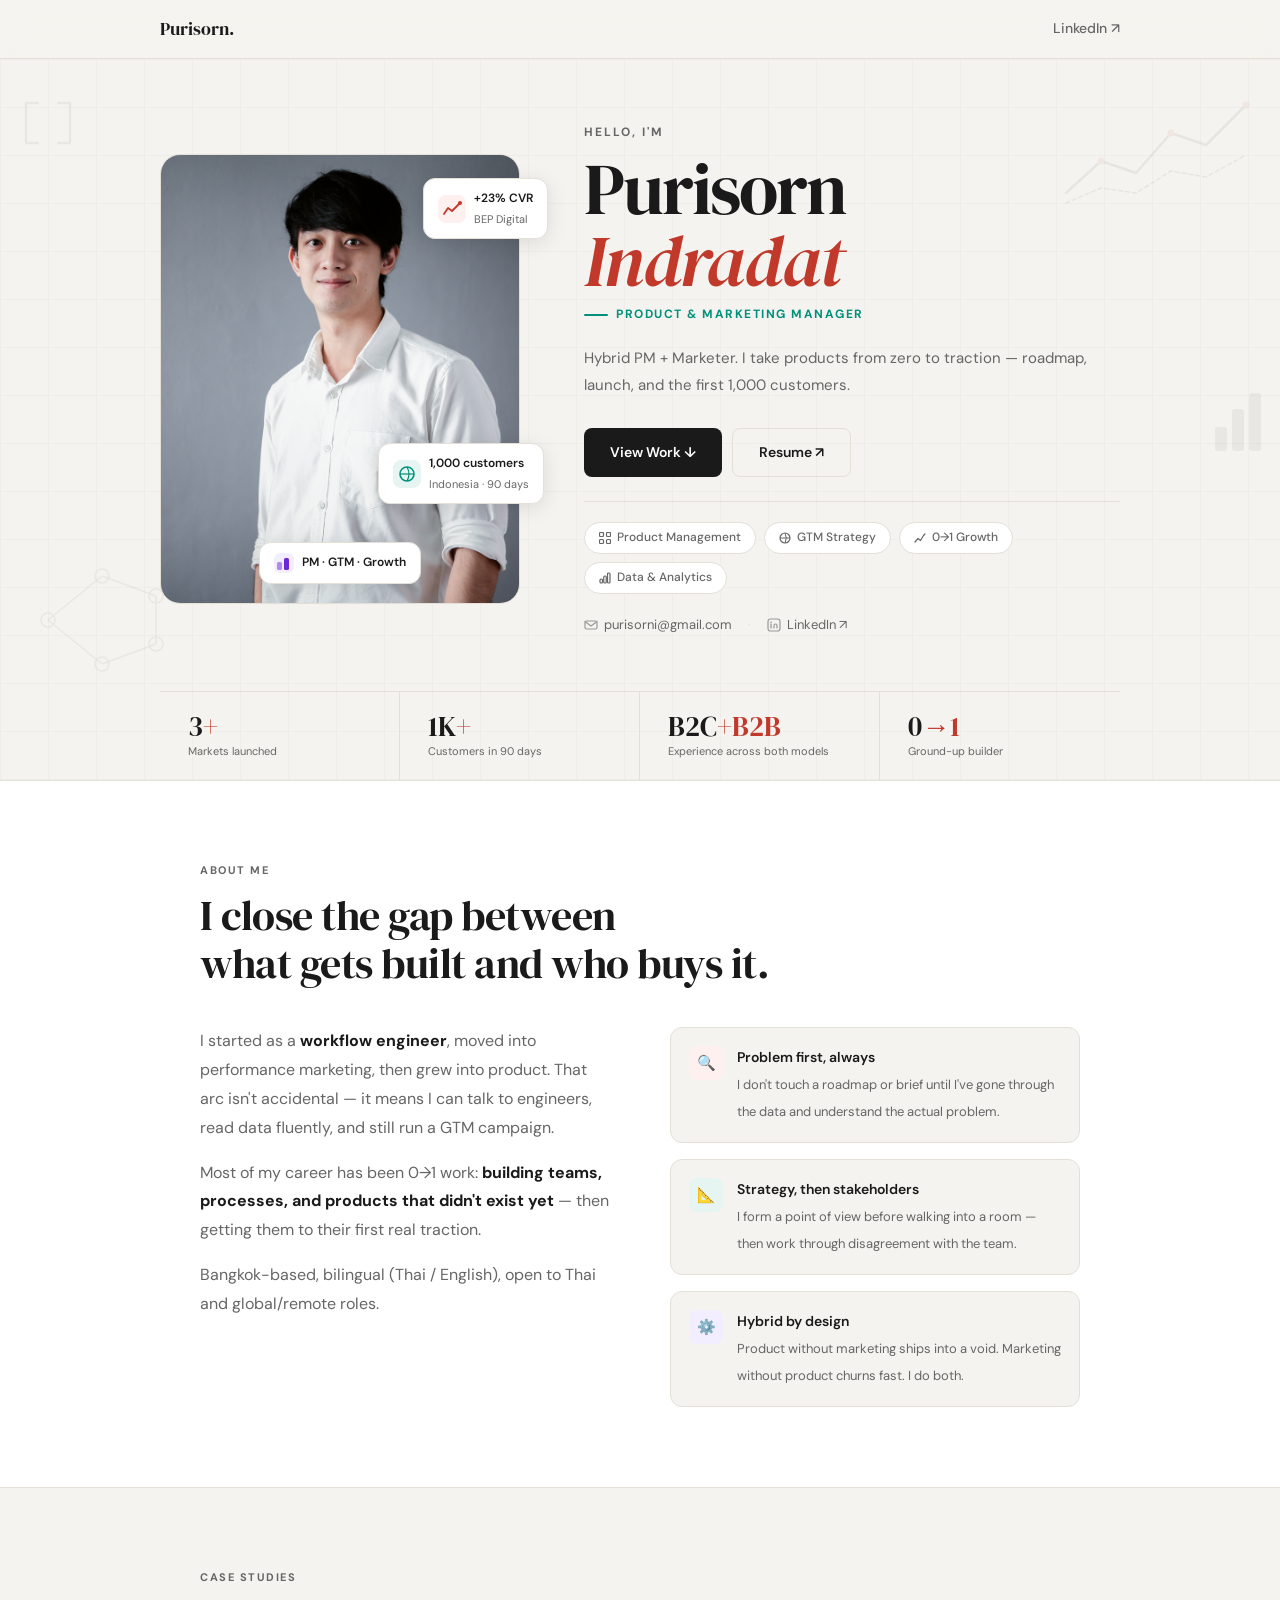
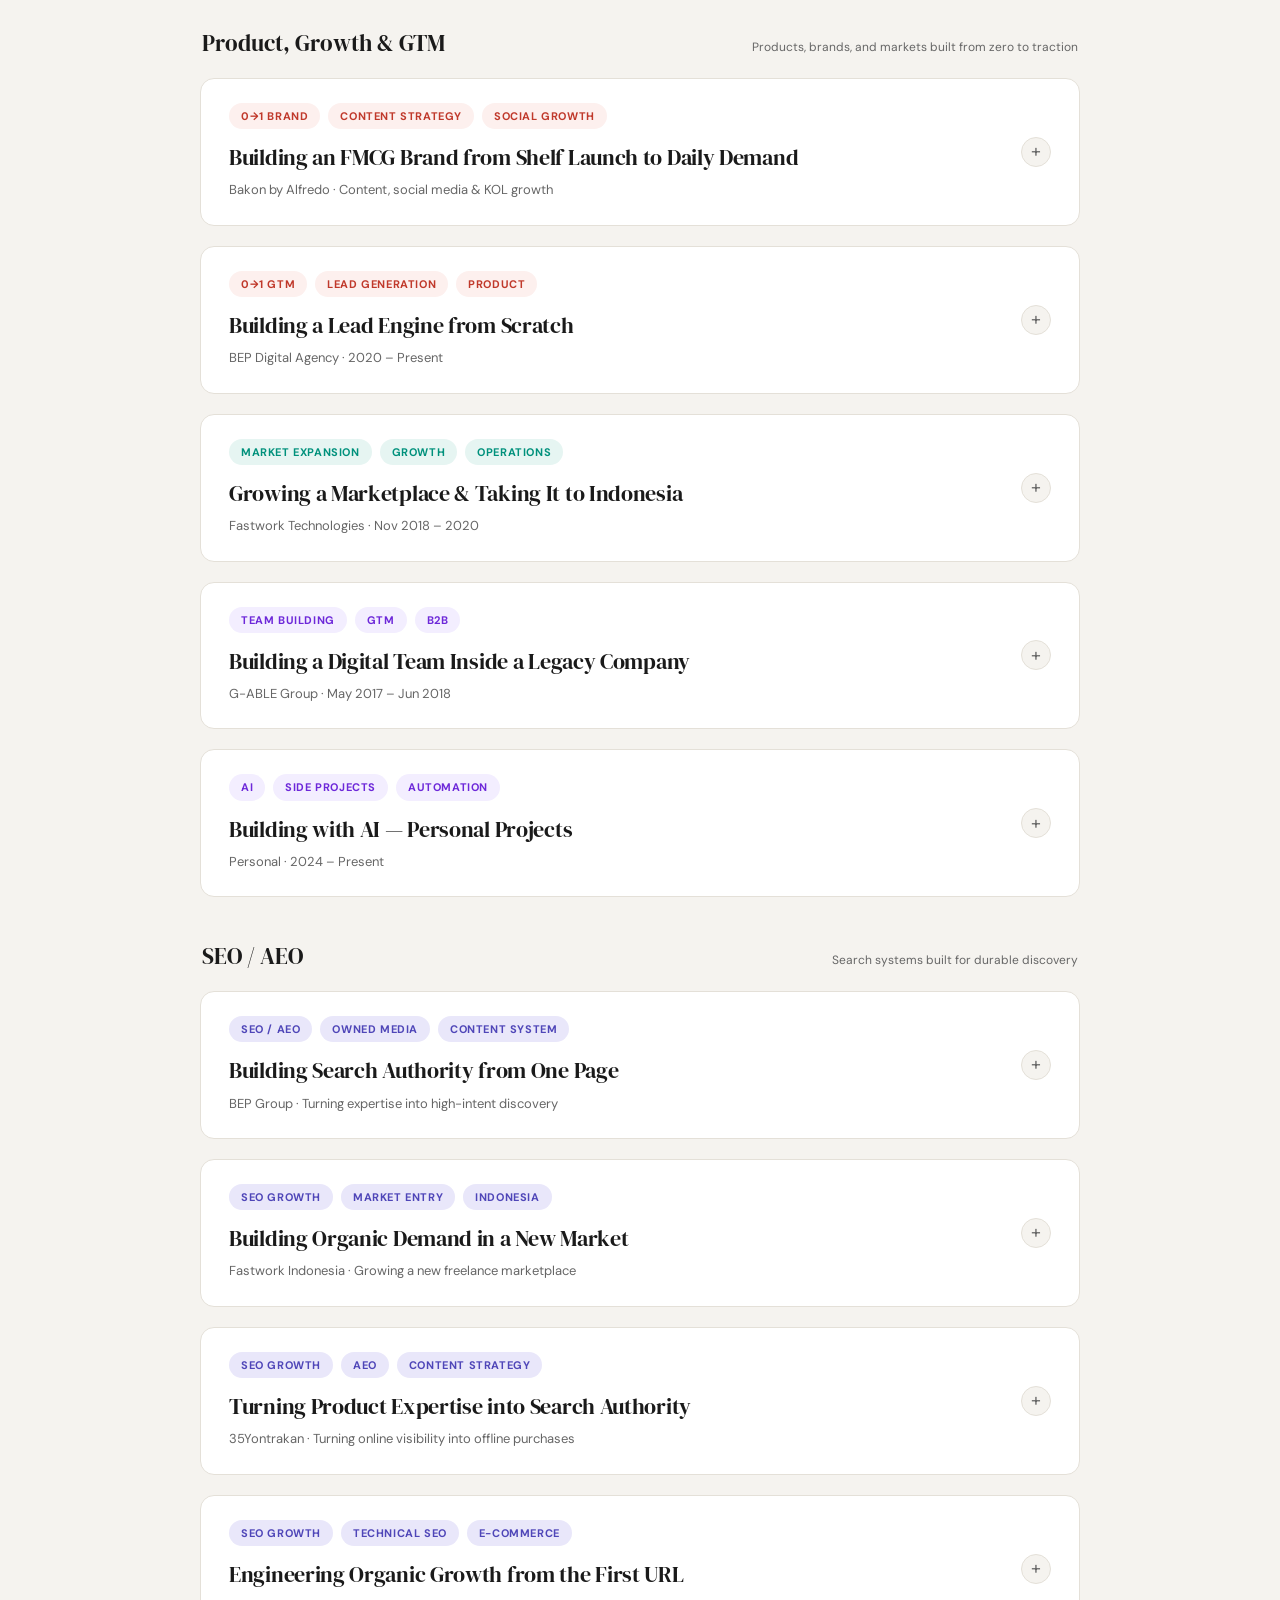
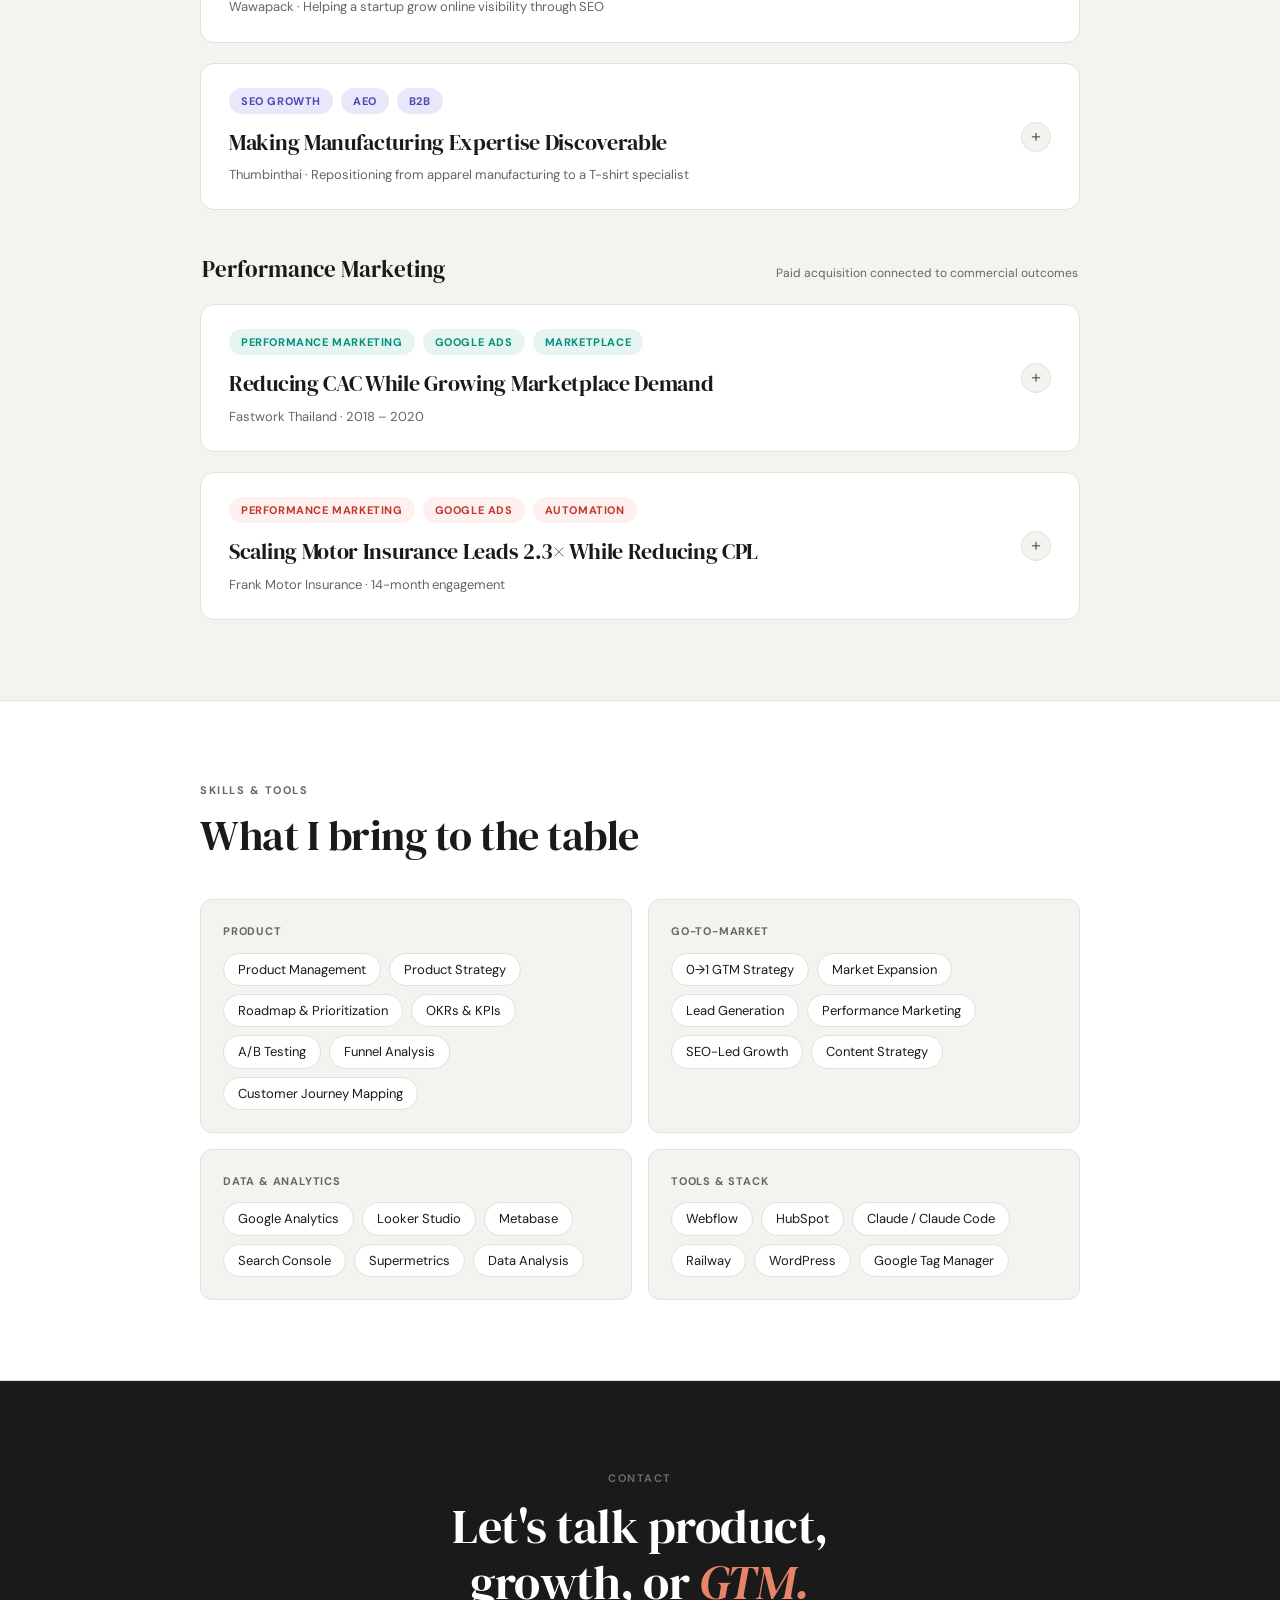
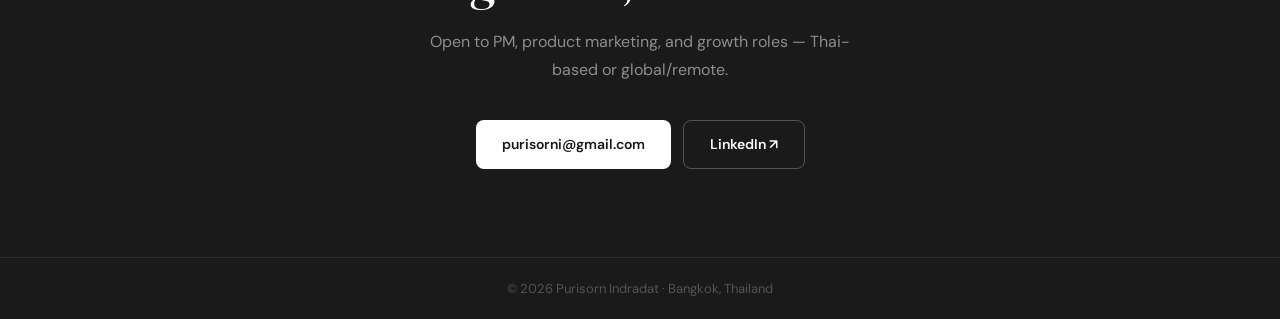
<file: index.html>
<!DOCTYPE html>
<html lang="en">
<head>
  <meta charset="UTF-8" />
  <meta name="viewport" content="width=device-width, initial-scale=1.0" />
  <title>Purisorn Indradat — Product × Marketing</title>
  <link rel="preconnect" href="https://fonts.googleapis.com">
  <link href="https://fonts.googleapis.com/css2?family=DM+Sans:ital,wght@0,300;0,400;0,500;0,600;0,700;1,400&family=DM+Serif+Display:ital@0;1&display=swap" rel="stylesheet">
  <style>
    *, *::before, *::after { box-sizing: border-box; margin: 0; padding: 0; }
    :root {
      --white: #ffffff;
      --bg: #f5f3ef;
      --ink: #1a1a1a;
      --ink-light: #666;
      --border: #e4e0d8;
      --coral: #c0392b;
      --coral-light: #fdf0ee;
      --teal: #00917c;
      --teal-light: #e6f5f2;
      --violet: #6d28d9;
      --violet-light: #f3eeff;
      --radius: 14px;
      --max: 960px;
    }
    html { scroll-behavior: smooth; }
    body { background: var(--bg); color: var(--ink); font-family: 'DM Sans', sans-serif; font-size: 16px; line-height: 1.65; }

    /* NAV */
    nav {
      position: sticky; top: 0; z-index: 100;
      background: rgba(245,243,239,0.92); backdrop-filter: blur(12px);
      border-bottom: 1px solid var(--border);
      padding: 0 40px;
    }
    nav .wrap { max-width: var(--max); margin: 0 auto; display: flex; align-items: center; justify-content: space-between; height: 58px; }
    .nav-logo { font-family: 'DM Serif Display', serif; font-size: 18px; color: var(--ink); text-decoration: none; }
    .nav-right { display: flex; align-items: center; gap: 20px; }
    .nav-link { color: var(--ink-light); text-decoration: none; font-size: 14px; font-weight: 500; transition: color 0.15s; }
    .nav-link:hover { color: var(--ink); }

    /* HERO */
    #hero { padding: 64px 40px 0; position: relative; overflow: hidden; }
    .hero-container { max-width: var(--max); margin: 0 auto; }
    .hero-bg-grid {
      position: absolute; inset: 0; pointer-events: none;
      background-image: linear-gradient(var(--border) 1px, transparent 1px), linear-gradient(90deg, var(--border) 1px, transparent 1px);
      background-size: 48px 48px; opacity: 0.3;
    }
    .hero-wrap {
      display: grid; grid-template-columns: 360px 1fr; gap: 64px; align-items: center;
      position: relative; z-index: 2;
    }
    @media(max-width:820px){ .hero-wrap { grid-template-columns: 1fr; } .hero-photo { display: none; } }

    /* photo col */
    .hero-photo { position: relative; }
    .photo-frame {
      width: 100%; aspect-ratio: 4/5; border-radius: 20px; overflow: hidden;
      background: var(--white); border: 1px solid var(--border);
    }
    .photo-frame img { width: 100%; height: 100%; object-fit: cover; display: block; }

    /* floating cards on photo */
    .photo-card {
      position: absolute;
      background: white; border: 1px solid var(--border); border-radius: 12px;
      padding: 10px 14px; box-shadow: 0 4px 20px rgba(0,0,0,0.10);
      font-size: 12px; font-weight: 600; color: var(--ink);
      display: flex; align-items: center; gap: 8px; white-space: nowrap;
    }
    .photo-card .card-sub { font-size: 11px; font-weight: 400; color: var(--ink-light); display: block; margin-top: 1px; }
    .pc-top  { top: 24px; right: -28px; }
    .pc-mid  { bottom: 100px; right: -24px; }
    .pc-bot  { bottom: 20px; left: 50%; transform: translateX(-50%); }

    /* text col */
    .hero-eyebrow { font-size: 12px; font-weight: 700; letter-spacing: 2px; text-transform: uppercase; color: var(--ink-light); margin-bottom: 10px; }
    h1 {
      font-family: 'DM Serif Display', serif;
      font-size: clamp(44px, 6vw, 72px);
      font-weight: 400; line-height: 1.0; letter-spacing: -2px; color: var(--ink); margin-bottom: 8px;
    }
    h1 em { font-style: italic; color: var(--coral); }
    .hero-role { font-size: 12px; font-weight: 700; letter-spacing: 1.5px; text-transform: uppercase; color: var(--teal); margin-bottom: 20px; display: flex; align-items: center; gap: 8px; }
    .hero-role::before { content: ''; display: block; width: 24px; height: 2px; background: var(--teal); border-radius: 2px; }
    .hero-sub { font-size: 15px; color: var(--ink-light); line-height: 1.85; margin-bottom: 28px; }
    .hero-actions { display: flex; gap: 10px; flex-wrap: wrap; margin-bottom: 24px; }
    .btn { display: inline-flex; align-items: center; gap: 8px; padding: 12px 26px; border-radius: 8px; font-size: 14px; font-weight: 600; text-decoration: none; transition: all 0.18s; }
    .btn-dark { background: var(--ink); color: white; }
    .btn-dark:hover { background: #333; }
    .btn-outline { background: transparent; color: var(--ink); border: 1.5px solid var(--border); }
    .btn-outline:hover { border-color: var(--ink); }
    .hero-divider { border: none; border-top: 1px solid var(--border); margin-bottom: 20px; }
    .skill-row { display: flex; gap: 8px; flex-wrap: wrap; margin-bottom: 20px; }
    .skill-tag {
      background: var(--white); border: 1px solid var(--border); border-radius: 99px;
      padding: 5px 14px; font-size: 12px; font-weight: 500; color: var(--ink-light);
      display: inline-flex; align-items: center; gap: 6px;
    }
    .hero-contacts { font-size: 13px; color: var(--ink-light); display: flex; gap: 16px; align-items: center; }
    .hero-contacts a { color: var(--ink-light); text-decoration: none; display: flex; align-items: center; gap: 6px; transition: color 0.15s; }
    .hero-contacts a:hover { color: var(--ink); }

    /* stat strip */
    .stat-strip {
      border-top: 1px solid var(--border); margin-top: 56px;
      display: grid; grid-template-columns: repeat(4,1fr);
      position: relative; z-index: 2; max-width: var(--max); margin-left: auto; margin-right: auto;
    }
    @media(max-width:640px){ .stat-strip { grid-template-columns: repeat(2,1fr); } }
    .stat-cell { padding: 20px 28px; border-right: 1px solid var(--border); }
    .stat-cell:last-child { border-right: none; }
    .stat-num { font-family: 'DM Serif Display', serif; font-size: 28px; color: var(--ink); line-height: 1; margin-bottom: 4px; }
    .stat-num span { color: var(--coral); }
    .stat-lbl { font-size: 11px; color: var(--ink-light); line-height: 1.4; }

    /* deco svgs */
    .hero-deco { position: absolute; inset: 0; pointer-events: none; overflow: hidden; z-index: 1; }

    /* SHARED */
    .wrap { max-width: var(--max); margin: 0 auto; padding: 0 40px; }
    section { padding: 80px 40px; }
    .section-label { font-size: 11px; font-weight: 700; letter-spacing: 1.5px; text-transform: uppercase; color: var(--ink-light); margin-bottom: 12px; }
    h2 { font-family: 'DM Serif Display', serif; font-size: clamp(28px, 4vw, 42px); font-weight: 400; letter-spacing: -0.5px; line-height: 1.15; }

    /* ABOUT */
    #about { background: var(--white); border-top: 1px solid var(--border); border-bottom: 1px solid var(--border); }
    .about-grid { display: grid; grid-template-columns: 1fr 1fr; gap: 60px; align-items: start; margin-top: 40px; }
    @media(max-width:640px){ .about-grid { grid-template-columns: 1fr; gap: 32px; } }
    .about-text p { color: var(--ink-light); margin-bottom: 16px; font-size: 16px; line-height: 1.8; }
    .about-text p strong { color: var(--ink); }
    .beliefs { display: flex; flex-direction: column; gap: 16px; }
    .belief { display: flex; gap: 14px; align-items: flex-start; padding: 18px; border-radius: 12px; background: var(--bg); border: 1px solid var(--border); }
    .belief-icon { width: 34px; height: 34px; border-radius: 8px; display: flex; align-items: center; justify-content: center; font-size: 15px; flex-shrink: 0; }
    .bi-coral { background: var(--coral-light); }
    .bi-teal  { background: var(--teal-light); }
    .bi-violet{ background: var(--violet-light); }
    .belief strong { display: block; font-size: 14px; font-weight: 600; color: var(--ink); margin-bottom: 2px; }
    .belief span { font-size: 13px; color: var(--ink-light); line-height: 1.6; }

    /* WORK */
    #work { background: var(--bg); border-bottom: 1px solid var(--border); }
    .cases { display: flex; flex-direction: column; gap: 20px; margin-top: 40px; }
    .case-track {
      display: flex; align-items: baseline; justify-content: space-between; gap: 20px;
      padding: 4px 2px 0; margin-top: 22px;
    }
    .group-product { order: 1; }
    .group-seo { order: 2; }
    .group-performance { order: 3; }
    .case-track.group-product { margin-top: 0; }
    .case-track h3 { font-family: 'DM Serif Display', serif; font-size: 23px; font-weight: 400; line-height: 1.2; }
    .case-track p { color: var(--ink-light); font-size: 12px; }

    .case-card {
      background: var(--white); border: 1px solid var(--border); border-radius: var(--radius);
      overflow: hidden; transition: box-shadow 0.2s, border-color 0.2s;
    }
    .case-card:hover { box-shadow: 0 4px 24px rgba(0,0,0,0.07); }
    .case-card.open { border-color: #ccc; }
    .case-head {
      padding: 24px 28px; cursor: pointer;
      display: flex; align-items: center; justify-content: space-between; gap: 16px;
      user-select: none;
    }
    .case-head-left { flex: 1; }
    .case-chips { display: flex; gap: 8px; flex-wrap: wrap; margin-bottom: 10px; }
    .chip { font-size: 11px; font-weight: 700; text-transform: uppercase; letter-spacing: 0.6px; padding: 4px 12px; border-radius: 99px; }
    .chip-coral  { background: var(--coral-light); color: var(--coral); }
    .chip-teal   { background: var(--teal-light); color: var(--teal); }
    .chip-violet { background: var(--violet-light); color: var(--violet); }
    .chip-search { background: #e9e7fa; color: #4f46b8; }
    .case-title { font-family: 'DM Serif Display', serif; font-size: 22px; font-weight: 400; letter-spacing: -0.3px; color: var(--ink); margin-bottom: 4px; }
    .case-company { font-size: 13px; color: var(--ink-light); }
    .case-toggle {
      width: 30px; height: 30px; border-radius: 99px; flex-shrink: 0;
      background: var(--bg); border: 1px solid var(--border);
      display: flex; align-items: center; justify-content: center;
      font-size: 18px; color: var(--ink-light); transition: transform 0.3s, background 0.2s;
    }
    .case-card.open .case-toggle { transform: rotate(45deg); background: var(--ink); color: white; border-color: var(--ink); }
    .case-body { display: none; padding: 0 28px 28px; }
    .case-card.open .case-body { display: block; }
    .case-divider { border: none; border-top: 1px solid var(--border); margin-bottom: 24px; }
    .case-meta-grid { display: grid; grid-template-columns: 1fr 1fr; gap: 24px; margin-bottom: 24px; padding-bottom: 24px; border-bottom: 1px solid var(--border); }
    @media(max-width:560px){ .case-meta-grid { grid-template-columns: 1fr; } }
    .case-meta-label { font-size: 10px; font-weight: 700; letter-spacing: 1px; text-transform: uppercase; color: var(--ink-light); margin-bottom: 8px; }
    .case-meta-text { font-size: 14px; color: var(--ink); line-height: 1.65; }
    .case-did { margin-bottom: 24px; }
    .case-did-label { font-size: 10px; font-weight: 700; letter-spacing: 1px; text-transform: uppercase; color: var(--ink-light); margin-bottom: 10px; }
    .case-did ul { list-style: none; display: flex; flex-direction: column; gap: 8px; }
    .case-did li { font-size: 14px; color: var(--ink); padding-left: 20px; position: relative; line-height: 1.6; }
    .case-did li::before { content: '—'; position: absolute; left: 0; color: var(--ink-light); font-size: 12px; }
    .case-outcome { padding: 16px 20px; border-radius: 10px; margin-bottom: 24px; }
    .case-outcome.coral  { background: var(--coral-light); }
    .case-outcome.teal   { background: var(--teal-light); }
    .case-outcome.violet { background: var(--violet-light); }
    .case-outcome-label { font-size: 10px; font-weight: 700; letter-spacing: 1px; text-transform: uppercase; color: var(--ink-light); margin-bottom: 6px; }
    .case-outcome-text { font-size: 15px; font-weight: 700; color: var(--ink); }
    .case-cta { display: inline-flex; align-items: center; gap: 8px; font-size: 14px; font-weight: 600; color: var(--ink); text-decoration: none; border-bottom: 1.5px solid var(--ink); padding-bottom: 2px; transition: color 0.15s, border-color 0.15s; }
    .case-cta:hover { color: var(--coral); border-color: var(--coral); }

    /* SKILLS */
    #skills { background: var(--white); border-bottom: 1px solid var(--border); }
    .skills-grid { display: grid; grid-template-columns: repeat(2,1fr); gap: 16px; margin-top: 40px; }
    @media(max-width:600px){ .skills-grid { grid-template-columns: 1fr; } }
    .skill-box { padding: 22px; border-radius: 12px; border: 1px solid var(--border); background: var(--bg); }
    .skill-box h4 { font-size: 11px; font-weight: 700; text-transform: uppercase; letter-spacing: 0.8px; color: var(--ink-light); margin-bottom: 12px; }
    .pills { display: flex; flex-wrap: wrap; gap: 8px; }
    .pill { background: white; border: 1px solid var(--border); border-radius: 99px; padding: 5px 14px; font-size: 13px; color: var(--ink); }
    @media(max-width:680px){
      .skills-grid { grid-template-columns: 1fr; gap: 12px; }
      .skill-box { padding: 16px 18px; }
      .pills { gap: 6px; }
      .pill { font-size: 12px; padding: 4px 12px; }
    }

    /* CONTACT */
    #contact { background: var(--ink); padding: 88px 40px; text-align: center; }
    #contact .wrap { max-width: 580px; }
    #contact .section-label { color: rgba(255,255,255,0.35); }
    #contact h2 { font-family: 'DM Serif Display', serif; color: white; font-size: clamp(28px,4vw,48px); margin-bottom: 18px; }
    #contact h2 em { color: #e8846a; font-style: italic; }
    #contact p { color: rgba(255,255,255,0.5); font-size: 16px; max-width: 440px; margin: 0 auto 36px; line-height: 1.75; }
    .contact-row { display: flex; gap: 12px; justify-content: center; flex-wrap: wrap; }
    .btn-white { background: white; color: var(--ink); }
    .btn-white:hover { background: #f0f0f0; }
    .btn-ghost-w { background: transparent; color: white; border: 1.5px solid rgba(255,255,255,0.25); }
    .btn-ghost-w:hover { border-color: white; }

    footer { background: var(--ink); border-top: 1px solid rgba(255,255,255,0.08); text-align: center; padding: 20px; font-size: 13px; color: rgba(255,255,255,0.25); }

    @media(max-width:480px) {
      nav { padding: 0 20px; }
      .nav-link { display: none; }
      #hero { padding: 48px 20px 0 !important; }
      section { padding: 56px 20px; }
      .wrap { padding: 0 20px; }
      #contact { padding: 64px 20px !important; }
      h1 { font-size: 38px; letter-spacing: -1.5px; }
      .hero-sub { font-size: 15px; }
      .stat-strip { grid-template-columns: repeat(2,1fr) !important; }
      .stat-cell { padding: 16px 20px; }
      .case-head { padding: 18px 20px; }
      .case-body { padding: 0 20px 24px; }
      .case-meta-grid { grid-template-columns: 1fr !important; }
      .case-track { align-items: flex-start; flex-direction: column; gap: 4px; margin-top: 16px; }
      .about-grid { grid-template-columns: 1fr !important; gap: 28px !important; }
      .hero-contacts { flex-direction: column; align-items: flex-start; gap: 8px; }
      .btn { padding: 11px 20px; font-size: 13px; }
      .skill-row { display: none; }
    }
  </style>
</head>
<body>

<nav>
  <div class="wrap" style="padding:0">
    <a href="/" class="nav-logo">Purisorn.</a>
    <div class="nav-right">
      <a href="https://www.linkedin.com/in/purisorn-indradat/" target="_blank" class="nav-link">LinkedIn ↗</a>
    </div>
  </div>
</nav>

<!-- HERO -->
<section id="hero">
  <div class="hero-bg-grid"></div>

  <!-- decorative SVGs -->
  <div class="hero-deco">
    <!-- top-right: rising line chart -->
    <svg style="position:absolute;top:24px;right:24px;opacity:0.06" width="200" height="130" viewBox="0 0 200 130" fill="none">
      <polyline points="10,110 45,78 80,90 115,50 150,62 190,22" stroke="#1a1a1a" stroke-width="2.5" stroke-linecap="round" stroke-linejoin="round"/>
      <polyline points="10,120 45,105 80,110 115,88 150,94 190,72" stroke="#1a1a1a" stroke-width="1.5" stroke-dasharray="4 3" stroke-linecap="round" stroke-linejoin="round"/>
      <circle cx="45" cy="78" r="3.5" fill="#c0392b"/>
      <circle cx="115" cy="50" r="3.5" fill="#c0392b"/>
      <circle cx="190" cy="22" r="3.5" fill="#c0392b"/>
    </svg>
    <!-- bottom-left: node graph -->
    <svg style="position:absolute;bottom:80px;left:12px;opacity:0.05" width="180" height="160" viewBox="0 0 180 160" fill="none">
      <line x1="36" y1="80" x2="90" y2="36" stroke="#1a1a1a" stroke-width="1.5"/>
      <line x1="36" y1="80" x2="90" y2="124" stroke="#1a1a1a" stroke-width="1.5"/>
      <line x1="90" y1="36" x2="144" y2="56" stroke="#1a1a1a" stroke-width="1.5"/>
      <line x1="90" y1="124" x2="144" y2="104" stroke="#1a1a1a" stroke-width="1.5"/>
      <line x1="144" y1="56" x2="144" y2="104" stroke="#1a1a1a" stroke-width="1.5"/>
      <circle cx="36" cy="80" r="7" fill="none" stroke="#1a1a1a" stroke-width="1.5"/>
      <circle cx="90" cy="36" r="7" fill="none" stroke="#1a1a1a" stroke-width="1.5"/>
      <circle cx="90" cy="124" r="7" fill="none" stroke="#1a1a1a" stroke-width="1.5"/>
      <circle cx="144" cy="56" r="7" fill="none" stroke="#1a1a1a" stroke-width="1.5"/>
      <circle cx="144" cy="104" r="7" fill="none" stroke="#1a1a1a" stroke-width="1.5"/>
    </svg>
    <!-- code brackets top-left -->
    <svg style="position:absolute;top:36px;left:20px;opacity:0.05" width="56" height="56" viewBox="0 0 56 56" fill="none">
      <path d="M18 8 L6 8 L6 48 L18 48" stroke="#1a1a1a" stroke-width="2.5" stroke-linecap="round" stroke-linejoin="round"/>
      <path d="M38 8 L50 8 L50 48 L38 48" stroke="#1a1a1a" stroke-width="2.5" stroke-linecap="round" stroke-linejoin="round"/>
    </svg>
    <!-- bar chart mid-right -->
    <svg style="position:absolute;top:45%;right:16px;opacity:0.05" width="52" height="72" viewBox="0 0 52 72" fill="none">
      <rect x="3" y="44" width="12" height="24" rx="3" fill="#1a1a1a"/>
      <rect x="20" y="26" width="12" height="42" rx="3" fill="#1a1a1a"/>
      <rect x="37" y="10" width="12" height="58" rx="3" fill="#1a1a1a"/>
    </svg>
  </div>

  <div class="hero-container">
  <div class="hero-wrap">

    <!-- PHOTO -->
    <div class="hero-photo">
      <div class="photo-frame">
        <img src="images/Purisorn profile.jpg" alt="Purisorn Indradat">
      </div>

      <!-- floating card: CVR -->
      <div class="photo-card pc-top">
        <svg width="28" height="28" viewBox="0 0 28 28" fill="none">
          <rect width="28" height="28" rx="8" fill="#fdf0ee"/>
          <polyline points="6,19 10,13 14,16 22,8" stroke="#c0392b" stroke-width="1.8" stroke-linecap="round" stroke-linejoin="round"/>
          <circle cx="22" cy="8" r="2" fill="#c0392b"/>
        </svg>
        <div>+23% CVR<span class="card-sub">BEP Digital</span></div>
      </div>

      <!-- floating card: Indonesia -->
      <div class="photo-card pc-mid">
        <svg width="28" height="28" viewBox="0 0 28 28" fill="none">
          <rect width="28" height="28" rx="8" fill="#e6f5f2"/>
          <circle cx="14" cy="14" r="7" stroke="#00917c" stroke-width="1.6" fill="none"/>
          <path d="M14 7 Q18 14 14 21" stroke="#00917c" stroke-width="1.2" fill="none"/>
          <line x1="7" y1="14" x2="21" y2="14" stroke="#00917c" stroke-width="1.2"/>
        </svg>
        <div>1,000 customers<span class="card-sub">Indonesia · 90 days</span></div>
      </div>

      <!-- bottom pill -->
      <div class="photo-card pc-bot">
        <svg width="20" height="20" viewBox="0 0 20 20" fill="none">
          <rect width="20" height="20" rx="6" fill="#f3eeff"/>
          <rect x="3" y="9" width="5" height="8" rx="1.5" fill="#6d28d9" opacity="0.5"/>
          <rect x="10" y="5" width="5" height="12" rx="1.5" fill="#6d28d9"/>
        </svg>
        PM · GTM · Growth
      </div>
    </div>

    <!-- TEXT -->
    <div class="hero-left">
      <div class="hero-eyebrow">Hello, I'm</div>
      <h1>Purisorn<br><em>Indradat</em></h1>
      <div class="hero-role">Product & Marketing Manager</div>
      <p class="hero-sub">Hybrid PM + Marketer. I take products from zero to traction — roadmap, launch, and the first 1,000 customers.</p>

      <div class="hero-actions">
        <a href="#work" class="btn btn-dark">View Work ↓</a>
        <a href="resume.pdf" target="_blank" class="btn btn-outline">Resume ↗</a>
      </div>

      <hr class="hero-divider">

      <div class="skill-row">
        <span class="skill-tag">
          <svg width="12" height="12" viewBox="0 0 12 12" fill="none"><rect x="0.5" y="0.5" width="4" height="4" rx="1" stroke="currentColor" stroke-width="1.2"/><rect x="7.5" y="0.5" width="4" height="4" rx="1" stroke="currentColor" stroke-width="1.2"/><rect x="0.5" y="7.5" width="4" height="4" rx="1" stroke="currentColor" stroke-width="1.2"/><rect x="7.5" y="7.5" width="4" height="4" rx="1" stroke="currentColor" stroke-width="1.2"/></svg>
          Product Management
        </span>
        <span class="skill-tag">
          <svg width="12" height="12" viewBox="0 0 12 12" fill="none"><circle cx="6" cy="6" r="5" stroke="currentColor" stroke-width="1.2"/><path d="M6 1 Q8.5 6 6 11" stroke="currentColor" stroke-width="1" fill="none"/><line x1="1" y1="6" x2="11" y2="6" stroke="currentColor" stroke-width="1"/></svg>
          GTM Strategy
        </span>
        <span class="skill-tag">
          <svg width="12" height="12" viewBox="0 0 12 12" fill="none"><polyline points="1,10 4,6.5 6.5,8.5 9.5,3.5 11,2" stroke="currentColor" stroke-width="1.2" stroke-linecap="round" stroke-linejoin="round"/></svg>
          0→1 Growth
        </span>
        <span class="skill-tag">
          <svg width="12" height="12" viewBox="0 0 12 12" fill="none"><rect x="1" y="7" width="2.5" height="4" rx="1" stroke="currentColor" stroke-width="1.2"/><rect x="4.75" y="4" width="2.5" height="7" rx="1" stroke="currentColor" stroke-width="1.2"/><rect x="8.5" y="1" width="2.5" height="10" rx="1" stroke="currentColor" stroke-width="1.2"/></svg>
          Data & Analytics
        </span>
      </div>

      <div class="hero-contacts">
        <a href="mailto:purisorni@gmail.com">
          <svg width="14" height="14" viewBox="0 0 14 14" fill="none"><rect x="1" y="3" width="12" height="8" rx="1.5" stroke="#999" stroke-width="1.2"/><polyline points="1,3.5 7,8 13,3.5" stroke="#999" stroke-width="1.2" stroke-linecap="round"/></svg>
          purisorni@gmail.com
        </a>
        <span style="color:var(--border)">·</span>
        <a href="https://www.linkedin.com/in/purisorn-indradat/" target="_blank">
          <svg width="14" height="14" viewBox="0 0 14 14" fill="none"><rect x="1" y="1" width="12" height="12" rx="2.5" stroke="#999" stroke-width="1.2"/><line x1="4" y1="6" x2="4" y2="10" stroke="#999" stroke-width="1.3" stroke-linecap="round"/><circle cx="4" cy="4.2" r="0.8" fill="#999"/><path d="M7 10 V7.5 C7 6.5 7.8 6 8.8 6 C9.8 6 10 6.7 10 7.5 V10" stroke="#999" stroke-width="1.2" stroke-linecap="round"/></svg>
          LinkedIn ↗
        </a>
      </div>
    </div>

  </div>
  </div><!-- /hero-container -->

  <!-- STAT STRIP -->
  <div class="stat-strip">
    <div class="stat-cell">
      <div class="stat-num">3<span>+</span></div>
      <div class="stat-lbl">Markets launched</div>
    </div>
    <div class="stat-cell">
      <div class="stat-num">1K<span>+</span></div>
      <div class="stat-lbl">Customers in 90 days</div>
    </div>
    <div class="stat-cell">
      <div class="stat-num">B2C<span>+B2B</span></div>
      <div class="stat-lbl">Experience across both models</div>
    </div>
    <div class="stat-cell">
      <div class="stat-num">0<span>→1</span></div>
      <div class="stat-lbl">Ground-up builder</div>
    </div>
  </div>
</section>

<!-- ABOUT -->
<section id="about">
  <div class="wrap">
    <div class="section-label">About me</div>
    <h2>I close the gap between<br>what gets built and who buys it.</h2>
    <div class="about-grid">
      <div class="about-text">
        <p>I started as a <strong>workflow engineer</strong>, moved into performance marketing, then grew into product. That arc isn't accidental — it means I can talk to engineers, read data fluently, and still run a GTM campaign.</p>
        <p>Most of my career has been 0→1 work: <strong>building teams, processes, and products that didn't exist yet</strong> — then getting them to their first real traction.</p>
        <p>Bangkok-based, bilingual (Thai / English), open to Thai and global/remote roles.</p>
      </div>
      <div class="beliefs">
        <div class="belief">
          <div class="belief-icon bi-coral">🔍</div>
          <div>
            <strong>Problem first, always</strong>
            <span>I don't touch a roadmap or brief until I've gone through the data and understand the actual problem.</span>
          </div>
        </div>
        <div class="belief">
          <div class="belief-icon bi-teal">📐</div>
          <div>
            <strong>Strategy, then stakeholders</strong>
            <span>I form a point of view before walking into a room — then work through disagreement with the team.</span>
          </div>
        </div>
        <div class="belief">
          <div class="belief-icon bi-violet">⚙️</div>
          <div>
            <strong>Hybrid by design</strong>
            <span>Product without marketing ships into a void. Marketing without product churns fast. I do both.</span>
          </div>
        </div>
      </div>
    </div>
  </div>
</section>

<!-- WORK -->
<section id="work">
  <div class="wrap">
    <div class="section-label">Case Studies</div>

    <div class="cases">

      <div class="case-track group-performance">
        <h3>Performance Marketing</h3>
        <p>Paid acquisition connected to commercial outcomes</p>
      </div>

      <!-- FASTWORK PERFORMANCE MARKETING -->
      <div class="case-card group-performance" id="cc0">
        <div class="case-head" onclick="toggleCase('cc0')">
          <div class="case-head-left">
            <div class="case-chips">
              <span class="chip chip-teal">Performance Marketing</span>
              <span class="chip chip-teal">Google Ads</span>
              <span class="chip chip-teal">Marketplace</span>
            </div>
            <div class="case-title">Reducing CAC While Growing Marketplace Demand</div>
            <div class="case-company">Fastwork Thailand · 2018 – 2020</div>
          </div>
          <div class="case-toggle">+</div>
        </div>
        <div class="case-body">
          <hr class="case-divider">
          <div class="case-meta-grid">
            <div>
              <div class="case-meta-label">Context</div>
              <div class="case-meta-text">As Fastwork expanded across 40–50 service categories, one broad Google Ads structure could not show which categories were creating value.</div>
            </div>
            <div>
              <div class="case-meta-label">My Role</div>
              <div class="case-meta-text">Owned approximately ฿1M per month in demand-side acquisition for new users, inquiries, and payments, with responsibility for improving CAC and category-level cost-to-GMV performance.</div>
            </div>
          </div>
          <div class="case-did">
            <div class="case-did-label">What I Did</div>
            <ul>
              <li>Restructured one broad ad group into focused category and intent groups</li>
              <li>Used selective SKAGs for high-converting keywords to improve relevance and bidding control</li>
              <li>Implemented conversion tracking and extensive Google Analytics analysis</li>
              <li>Introduced category-level CAC and cost-to-GMV reporting</li>
            </ul>
          </div>
          <div class="case-outcome teal">
            <div class="case-outcome-label">Outcome</div>
            <div class="case-outcome-text">CAC reduced from approximately ฿1,200 to ฿900 · +15% inquiries · +20% GMV.</div>
          </div>
          <a href="fastwork-performance.html" class="case-cta">Read Performance Marketing Case →</a>
        </div>
      </div>

      <!-- FRANK PERFORMANCE MARKETING -->
      <div class="case-card group-performance" id="cc5">
        <div class="case-head" onclick="toggleCase('cc5')">
          <div class="case-head-left">
            <div class="case-chips">
              <span class="chip chip-coral">Performance Marketing</span>
              <span class="chip chip-coral">Google Ads</span>
              <span class="chip chip-coral">Automation</span>
            </div>
            <div class="case-title">Scaling Motor Insurance Leads 2.3× While Reducing CPL</div>
            <div class="case-company">Frank Motor Insurance · 14-month engagement</div>
          </div>
          <div class="case-toggle">+</div>
        </div>
        <div class="case-body">
          <hr class="case-divider">
          <div class="case-meta-grid">
            <div>
              <div class="case-meta-label">Context</div>
              <div class="case-meta-text">The account needed to scale from ฿500K to ฿1M per month while growing motor-insurance leads faster than media spend.</div>
            </div>
            <div>
              <div class="case-meta-label">My Role</div>
              <div class="case-meta-text">Owned Google Ads optimization across search relevance, landing-page experience, conversion measurement, and automated bid adjustments.</div>
            </div>
          </div>
          <div class="case-did">
            <div class="case-did-label">What I Did</div>
            <ul>
              <li>Improved high-converting keyword relevance using Quality Score diagnostics</li>
              <li>Partnered with product and website teams to optimize landing pages</li>
              <li>Implemented conversion tracking and extensive Google Analytics analysis</li>
              <li>Automated device and schedule bid adjustments with Google Sheets and Ads Scripts</li>
            </ul>
          </div>
          <div class="case-outcome coral">
            <div class="case-outcome-label">Outcome</div>
            <div class="case-outcome-text">Leads increased from 3,000 to 7,000 · 2.3× lead growth · estimated CPL reduced by 14%.</div>
          </div>
          <a href="frank-performance.html" class="case-cta">Read Performance Marketing Case →</a>
        </div>
      </div>

      <div class="case-track group-seo">
        <h3>SEO / AEO</h3>
        <p>Search systems built for durable discovery</p>
      </div>

      <!-- BEP GROUP SEO / AEO -->
      <div class="case-card group-seo" id="cc11">
        <div class="case-head" onclick="toggleCase('cc11')">
          <div class="case-head-left">
            <div class="case-chips">
              <span class="chip chip-search">SEO / AEO</span>
              <span class="chip chip-search">Owned Media</span>
              <span class="chip chip-search">Content System</span>
            </div>
            <div class="case-title">Building Search Authority from One Page</div>
            <div class="case-company">BEP Group · Turning expertise into high-intent discovery</div>
          </div>
          <div class="case-toggle">+</div>
        </div>
        <div class="case-body">
          <hr class="case-divider">
          <div class="case-meta-grid">
            <div><div class="case-meta-label">Context</div><div class="case-meta-text">BEP began with limited brand recognition, a single-page website, and no paid acquisition budget to compete with established agencies.</div></div>
            <div><div class="case-meta-label">My Role</div><div class="case-meta-text">Owned the website roadmap, SEO/AEO architecture, content system, organic measurement, and the connection between informational content and commercial demand.</div></div>
          </div>
          <div class="case-did"><div class="case-did-label">What I Did</div><ul><li>Scaled the site from one page to 200+ glossary, blog, service, work, and tool pages</li><li>Mapped content across learn, evaluate, and buy search intent</li><li>Connected internal linking and PR coverage to the owned content system</li><li>Built direct-answer content structures for both search and answer-engine visibility</li></ul></div>
          <div class="case-outcome violet"><div class="case-outcome-label">Outcome</div><div class="case-outcome-text">33.3K clicks · 4.86M impressions over 17 months · two priority queries at #1 · three commercial and service queries at #2.</div></div>
          <a href="bep-seo-aeo.html" class="case-cta">Read SEO / AEO Case →</a>
        </div>
      </div>

      <!-- FASTWORK INDONESIA SEO -->
      <div class="case-card group-seo" id="cc6">
        <div class="case-head" onclick="toggleCase('cc6')">
          <div class="case-head-left">
            <div class="case-chips">
              <span class="chip chip-search">SEO Growth</span>
              <span class="chip chip-search">Market Entry</span>
              <span class="chip chip-search">Indonesia</span>
            </div>
            <div class="case-title">Building Organic Demand in a New Market</div>
            <div class="case-company">Fastwork Indonesia · Growing a new freelance marketplace</div>
          </div>
          <div class="case-toggle">+</div>
        </div>
        <div class="case-body">
          <hr class="case-divider">
          <div class="case-meta-grid">
            <div><div class="case-meta-label">Context</div><div class="case-meta-text">Fastwork entered Indonesia against established freelance platforms while paid search remained expensive and highly competitive.</div></div>
            <div><div class="case-meta-label">My Role</div><div class="case-meta-text">Owned SEO strategy, keywords, content roadmap, Google Ads, reporting, and quality control from Thailand while directing the Indonesian team's local execution.</div></div>
          </div>
          <div class="case-did"><div class="case-did-label">What I Did</div><ul><li>Created the keyword and content roadmap based on the Thai growth model</li><li>Managed Google Ads to bring buyers and sellers into the new marketplace immediately</li><li>Directed local authority-building and reviewed relevance, DR, and link quality</li><li>Led weekly reporting with Indonesian marketing and Thai development teams</li></ul></div>
          <div class="case-outcome violet"><div class="case-outcome-label">Outcome</div><div class="case-outcome-text">Organic traffic grew from 0 to 284,812 monthly visits in two years, sustaining peaks above 300K.</div></div>
          <a href="fastwork-id-seo.html" class="case-cta">Read SEO / AEO Case →</a>
        </div>
      </div>

      <!-- 35YONTRAKAN SEO / AEO -->
      <div class="case-card group-seo" id="cc7">
        <div class="case-head" onclick="toggleCase('cc7')">
          <div class="case-head-left"><div class="case-chips"><span class="chip chip-search">SEO Growth</span><span class="chip chip-search">AEO</span><span class="chip chip-search">Content Strategy</span></div><div class="case-title">Turning Product Expertise into Search Authority</div><div class="case-company">35Yontrakan · Turning online visibility into offline purchases</div></div><div class="case-toggle">+</div>
        </div>
        <div class="case-body"><hr class="case-divider"><div class="case-meta-grid"><div><div class="case-meta-label">Context</div><div class="case-meta-text">A motorcycle-parts distributor began with no search visibility while large marketplaces dominated commercial discovery.</div></div><div><div class="case-meta-label">My Role</div><div class="case-meta-text">Built the Webflow site and independently owned its architecture, analytics, technical SEO, content operation, and quarterly optimization.</div></div></div><div class="case-did"><div class="case-did-label">What I Did</div><ul><li>Built the site, CMS structure, domain setup, tracking, and verification</li><li>Owned keyword strategy, briefs, writing, editing, and link building</li><li>Expanded horizontally into rider questions, licence guidance, and laws</li><li>Used winning pages and internal links to grow related topics</li></ul></div><div class="case-outcome violet"><div class="case-outcome-label">Outcome</div><div class="case-outcome-text">492K clicks · 22.6M impressions · average position 6.8 · 531 AI citations · client-confirmed offline purchases.</div></div><a href="35yontrakan-seo.html" class="case-cta">Read SEO / AEO Case →</a></div>
      </div>

      <!-- WAWAPACK SEO -->
      <div class="case-card group-seo" id="cc8">
        <div class="case-head" onclick="toggleCase('cc8')"><div class="case-head-left"><div class="case-chips"><span class="chip chip-search">SEO Growth</span><span class="chip chip-search">Technical SEO</span><span class="chip chip-search">E-commerce</span></div><div class="case-title">Engineering Organic Growth from the First URL</div><div class="case-company">Wawapack · Helping a startup grow online visibility through SEO</div></div><div class="case-toggle">+</div></div>
        <div class="case-body"><hr class="case-divider"><div class="case-meta-grid"><div><div class="case-meta-label">Context</div><div class="case-meta-text">A packaging startup entered a crowded, price-sensitive market with many product types and competitors already using paid acquisition.</div></div><div><div class="case-meta-label">My Role</div><div class="case-meta-text">Helped build the site and owned its SEO architecture, developer requirements, technical implementation, keyword mapping, and content operation.</div></div></div><div class="case-did"><div class="case-did-label">What I Did</div><ul><li>Specified CMS controls so SEO changes no longer depended on developers</li><li>Built the taxonomy, sitemap, URLs, schema, and on-page system</li><li>Mapped Thai keywords to product and category pages</li><li>Wrote content directly and managed additional writers</li></ul></div><div class="case-outcome violet"><div class="case-outcome-label">Outcome</div><div class="case-outcome-text">Organic traffic grew from roughly 3K to nearly 9K monthly visits, with multiple #1 product and category rankings and strong lead generation.</div></div><a href="wawapack-seo.html" class="case-cta">Read SEO / AEO Case →</a></div>
      </div>

      <!-- THUMBINTHAI SEO / AEO -->
      <div class="case-card group-seo" id="cc9">
        <div class="case-head" onclick="toggleCase('cc9')"><div class="case-head-left"><div class="case-chips"><span class="chip chip-search">SEO Growth</span><span class="chip chip-search">AEO</span><span class="chip chip-search">B2B</span></div><div class="case-title">Making Manufacturing Expertise Discoverable</div><div class="case-company">Thumbinthai · Repositioning from apparel manufacturing to a T-shirt specialist</div></div><div class="case-toggle">+</div></div>
        <div class="case-body"><hr class="case-divider"><div class="case-meta-grid"><div><div class="case-meta-label">Context</div><div class="case-meta-text">A Bangkok apparel manufacturer needed to translate complex production expertise into clear search journeys for local and international buyers.</div></div><div><div class="case-meta-label">My Role</div><div class="case-meta-text">Built the Webflow site and owned its expansion from one page to a 100-page, multi-market SEO and AEO ecosystem.</div></div></div><div class="case-did"><div class="case-did-label">What I Did</div><ul><li>Built the information architecture, landing pages, and conversion paths</li><li>Separated Thai and international search strategies across sites</li><li>Targeted layered OEM queries and optimized image search</li><li>Shifted AEO content toward real cases, brand solutions, and credible points of view</li></ul></div><div class="case-outcome violet"><div class="case-outcome-label">Outcome</div><div class="case-outcome-text">68.5K clicks · 3.34M impressions · average position 8.7 · 322 AI citations.</div></div><a href="thumbinthai-seo.html" class="case-cta">Read SEO / AEO Case →</a></div>
      </div>

      <div class="case-track group-product">
        <h3>Product, Growth &amp; GTM</h3>
        <p>Products, brands, and markets built from zero to traction</p>
      </div>

      <!-- BAKON BY ALFREDO -->
      <div class="case-card group-product" id="cc10">
        <div class="case-head" onclick="toggleCase('cc10')">
          <div class="case-head-left">
            <div class="case-chips">
              <span class="chip chip-coral">0→1 Brand</span>
              <span class="chip chip-coral">Content Strategy</span>
              <span class="chip chip-coral">Social Growth</span>
            </div>
            <div class="case-title">Building an FMCG Brand from Shelf Launch to Daily Demand</div>
            <div class="case-company">Bakon by Alfredo · Content, social media &amp; KOL growth</div>
          </div>
          <div class="case-toggle">+</div>
        </div>
        <div class="case-body">
          <hr class="case-divider">
          <div class="case-meta-grid">
            <div>
              <div class="case-meta-label">Context</div>
              <div class="case-meta-text">A new FMCG brand entered 7-Eleven Thailand and needed a recognizable presence beyond the shelf to build awareness, consideration, and purchase.</div>
            </div>
            <div>
              <div class="case-meta-label">My Role</div>
              <div class="case-meta-text">Worked with one partner as the brand's lean content and growth team—covering creative production, channel management, paid social, and KOL activation.</div>
            </div>
          </div>
          <div class="case-did">
            <div class="case-did-label">What I Did</div>
            <ul>
              <li>Built an always-on content system using still images and short-form video</li>
              <li>Managed brand activity and paid distribution across Meta and TikTok</li>
              <li>Coordinated KOL content to expand awareness and social proof</li>
              <li>Used audience response, media signals, and client feedback to guide each content cycle</li>
            </ul>
          </div>
          <div class="case-outcome coral">
            <div class="case-outcome-label">Client-reported outcome</div>
            <div class="case-outcome-text">Daily sales grew from approximately 100 to more than 5,000 units across several products as retail availability, content, media, and creator activity scaled together.</div>
          </div>
          <a href="bakon-brand-growth.html" class="case-cta">Read Case Study →</a>
        </div>
      </div>

      <!-- BEP -->
      <div class="case-card group-product" id="cc1">
        <div class="case-head" onclick="toggleCase('cc1')">
          <div class="case-head-left">
            <div class="case-chips">
              <span class="chip chip-coral">0→1 GTM</span>
              <span class="chip chip-coral">Lead Generation</span>
              <span class="chip chip-coral">Product</span>
            </div>
            <div class="case-title">Building a Lead Engine from Scratch</div>
            <div class="case-company">BEP Digital Agency · 2020 – Present</div>
          </div>
          <div class="case-toggle">+</div>
        </div>
        <div class="case-body">
          <hr class="case-divider">
          <div class="case-meta-grid">
            <div>
              <div class="case-meta-label">Context</div>
              <div class="case-meta-text">New company with zero brand recognition. Service scope was too narrow to win bigger clients and leads coming in didn't match what operations could deliver.</div>
            </div>
            <div>
              <div class="case-meta-label">My Role</div>
              <div class="case-meta-text">First product & marketing hire. Built the entire operation — from sales process and lead nurture to product roadmap and organic growth strategy.</div>
            </div>
          </div>
          <div class="case-did">
            <div class="case-did-label">What I Did</div>
            <ul>
              <li>Defined ICP, rewrote service messaging to attract better-fit leads</li>
              <li>Built strategic partnerships to expand scope and unlock larger clients</li>
              <li>Scaled site from 1 to 200+ pages through structured SEO and content strategy</li>
              <li>Set up full sales pipeline — zero budget, all organic</li>
              <li>Continuously developed product and business strategy, identifying opportunities for product-market fit through customer feedback, A/B testing, and OKR-aligned releases</li>
              <li>Deployed AI automation pipelines, saving 15+ hours per week in production time</li>
            </ul>
          </div>
          <div class="case-outcome coral">
            <div class="case-outcome-label">Outcome</div>
            <div class="case-outcome-text">23% increase in conversion rate · 2× marketing performance · 30% reduction in content production time — all without paid acquisition budget.</div>
          </div>
          <a href="bep.html" class="case-cta">Read Case Study →</a>
        </div>
      </div>

      <!-- FASTWORK -->
      <div class="case-card group-product" id="cc2">
        <div class="case-head" onclick="toggleCase('cc2')">
          <div class="case-head-left">
            <div class="case-chips">
              <span class="chip chip-teal">Market Expansion</span>
              <span class="chip chip-teal">Growth</span>
              <span class="chip chip-teal">Operations</span>
            </div>
            <div class="case-title">Growing a Marketplace & Taking It to Indonesia</div>
            <div class="case-company">Fastwork Technologies · Nov 2018 – 2020</div>
          </div>
          <div class="case-toggle">+</div>
        </div>
        <div class="case-body">
          <hr class="case-divider">
          <div class="case-meta-grid">
            <div>
              <div class="case-meta-label">Context</div>
              <div class="case-meta-text">Regional SaaS marketplace needed to improve conversion and launch in Indonesia — simultaneously with a lean team and no existing playbook.</div>
            </div>
            <div>
              <div class="case-meta-label">My Role</div>
              <div class="case-meta-text">Marketing manager for Thailand growth and pioneer team member for Indonesia expansion — responsible for GTM strategy, funnel optimization, and getting to first 1,000 customers in 90 days.</div>
            </div>
          </div>
          <div class="case-did">
            <div class="case-did-label">What I Did</div>
            <ul>
              <li>Mapped full inquiry-to-payment funnel across TH + ID markets; fixed key drop-offs</li>
              <li>Designed KYC workaround using CS team to maintain trust while tech was being built</li>
              <li>Designed offline acquisition strategy for Indonesia and led execution through the local team</li>
              <li>Launched first-time buyer campaign that drove the first paying customer cohort</li>
              <li>Built unified data layer connecting marketing data to product DB</li>
            </ul>
          </div>
          <div class="case-outcome teal">
            <div class="case-outcome-label">Outcome</div>
            <div class="case-outcome-text">1,000+ customers acquired in 90 days in Indonesia · +20% qualified leads · −25% cost per lead · +10% conversion rate in Thailand.</div>
          </div>
          <a href="fastwork.html" class="case-cta">Read Case Study →</a>
        </div>
      </div>

      <!-- G-ABLE -->
      <div class="case-card group-product" id="cc3">
        <div class="case-head" onclick="toggleCase('cc3')">
          <div class="case-head-left">
            <div class="case-chips">
              <span class="chip chip-violet">Team Building</span>
              <span class="chip chip-violet">GTM</span>
              <span class="chip chip-violet">B2B</span>
            </div>
            <div class="case-title">Building a Digital Team Inside a Legacy Company</div>
            <div class="case-company">G-ABLE Group · May 2017 – Jun 2018</div>
          </div>
          <div class="case-toggle">+</div>
        </div>
        <div class="case-body">
          <hr class="case-divider">
          <div class="case-meta-grid">
            <div>
              <div class="case-meta-label">Context</div>
              <div class="case-meta-text">20+ year system integrator with no digital marketing function. Leadership didn't understand what digital could do for a B2B business and pushed back on every tech decision.</div>
            </div>
            <div>
              <div class="case-meta-label">My Role</div>
              <div class="case-meta-text">Digital Marketing Manager — built the team from scratch, rebuilt the website positioning, and ran GTM campaigns that closed new enterprise clients.</div>
            </div>
          </div>
          <div class="case-did">
            <div class="case-did-label">What I Did</div>
            <ul>
              <li>Built the digital marketing team from scratch — roles, SLAs, performance standards</li>
              <li>Pushed through CMS migration against internal resistance</li>
              <li>Rebuilt website positioning for B2B buyers</li>
              <li>Defined playbooks across SEM, SEO, GDN, Facebook, and email</li>
              <li>Led cross-functional GTM campaigns that closed new enterprise business</li>
            </ul>
          </div>
          <a href="gable.html" class="case-cta">Read Case Study →</a>
        </div>
      </div>

      <!-- AI PROJECTS -->
      <div class="case-card group-product" id="cc4">
        <div class="case-head" onclick="toggleCase('cc4')">
          <div class="case-head-left">
            <div class="case-chips">
              <span class="chip chip-violet">AI</span>
              <span class="chip chip-violet">Side Projects</span>
              <span class="chip chip-violet">Automation</span>
            </div>
            <div class="case-title">Building with AI — Personal Projects</div>
            <div class="case-company">Personal · 2024 – Present</div>
          </div>
          <div class="case-toggle">+</div>
        </div>
        <div class="case-body">
          <hr class="case-divider">
          <div class="case-meta-grid">
            <div>
              <div class="case-meta-label">Why I built these</div>
              <div class="case-meta-text">I use AI as part of how I work — not just to prompt, but to actually build things. These are two personal projects I built from scratch to solve real problems in my daily life.</div>
            </div>
            <div>
              <div class="case-meta-label">What this shows</div>
              <div class="case-meta-text">That I can build with AI, work with APIs, deploy to production, and continuously adopt new technology — not just talk about it.</div>
            </div>
          </div>
          <div class="case-did">
            <div class="case-did-label">Investment Portfolio Tracker</div>
            <ul>
              <li>Built a personal investment dashboard that pulls live market data via yfinance and a news API</li>
              <li>Displays portfolio performance and relevant news in one view</li>
              <li>Built with Python, hosted on Railway, with a custom frontend</li>
            </ul>
          </div>
          <div class="case-did" style="margin-top:20px">
            <div class="case-did-label">Expense Tracker via Line</div>
            <ul>
              <li>Built a personal expense tracker that logs transactions through Line chat using a webhook</li>
              <li>Supports custom categories, transaction naming, and inline /help shortcut guide</li>
              <li>Built with Python + PostgreSQL, hosted on Railway</li>
            </ul>
          </div>
          <a href="aiprojects.html" class="case-cta">See Architecture →</a>
        </div>
      </div>

    </div>
  </div>
</section>

<!-- SKILLS -->
<section id="skills">
  <div class="wrap">
    <div class="section-label">Skills & Tools</div>
    <h2>What I bring to the table</h2>
    <div class="skills-grid">
      <div class="skill-box">
        <h4>Product</h4>
        <div class="pills">
          <span class="pill">Product Management</span>
          <span class="pill">Product Strategy</span>
          <span class="pill">Roadmap & Prioritization</span>
          <span class="pill">OKRs & KPIs</span>
          <span class="pill">A/B Testing</span>
          <span class="pill">Funnel Analysis</span>
          <span class="pill">Customer Journey Mapping</span>
        </div>
      </div>
      <div class="skill-box">
        <h4>Go-to-Market</h4>
        <div class="pills">
          <span class="pill">0→1 GTM Strategy</span>
          <span class="pill">Market Expansion</span>
          <span class="pill">Lead Generation</span>
          <span class="pill">Performance Marketing</span>
          <span class="pill">SEO-Led Growth</span>
          <span class="pill">Content Strategy</span>
        </div>
      </div>
      <div class="skill-box">
        <h4>Data & Analytics</h4>
        <div class="pills">
          <span class="pill">Google Analytics</span>
          <span class="pill">Looker Studio</span>
          <span class="pill">Metabase</span>
          <span class="pill">Search Console</span>
          <span class="pill">Supermetrics</span>
          <span class="pill">Data Analysis</span>
        </div>
      </div>
      <div class="skill-box">
        <h4>Tools & Stack</h4>
        <div class="pills">
          <span class="pill">Webflow</span>
          <span class="pill">HubSpot</span>
          <span class="pill">Claude / Claude Code</span>
          <span class="pill">Railway</span>
          <span class="pill">WordPress</span>
          <span class="pill">Google Tag Manager</span>
        </div>
      </div>
    </div>
  </div>
</section>

<!-- CONTACT -->
<section id="contact">
  <div class="wrap">
    <div class="section-label">Contact</div>
    <h2>Let's talk product,<br>growth, or <em>GTM.</em></h2>
    <p>Open to PM, product marketing, and growth roles — Thai-based or global/remote.</p>
    <div class="contact-row">
      <a href="mailto:purisorni@gmail.com" class="btn btn-white">purisorni@gmail.com</a>
      <a href="https://www.linkedin.com/in/purisorn-indradat/" target="_blank" class="btn btn-ghost-w">LinkedIn ↗</a>
    </div>
  </div>
</section>

<footer>© 2026 Purisorn Indradat · Bangkok, Thailand</footer>

<script>
  const caseContainer = document.querySelector('.cases');
  ['group-product', 'group-seo', 'group-performance'].forEach(group => {
    caseContainer.querySelectorAll(`.${group}`).forEach(item => caseContainer.appendChild(item));
  });

  function toggleCase(id) {
    document.getElementById(id).classList.toggle('open');
  }
</script>
</body>
</html>
</file>
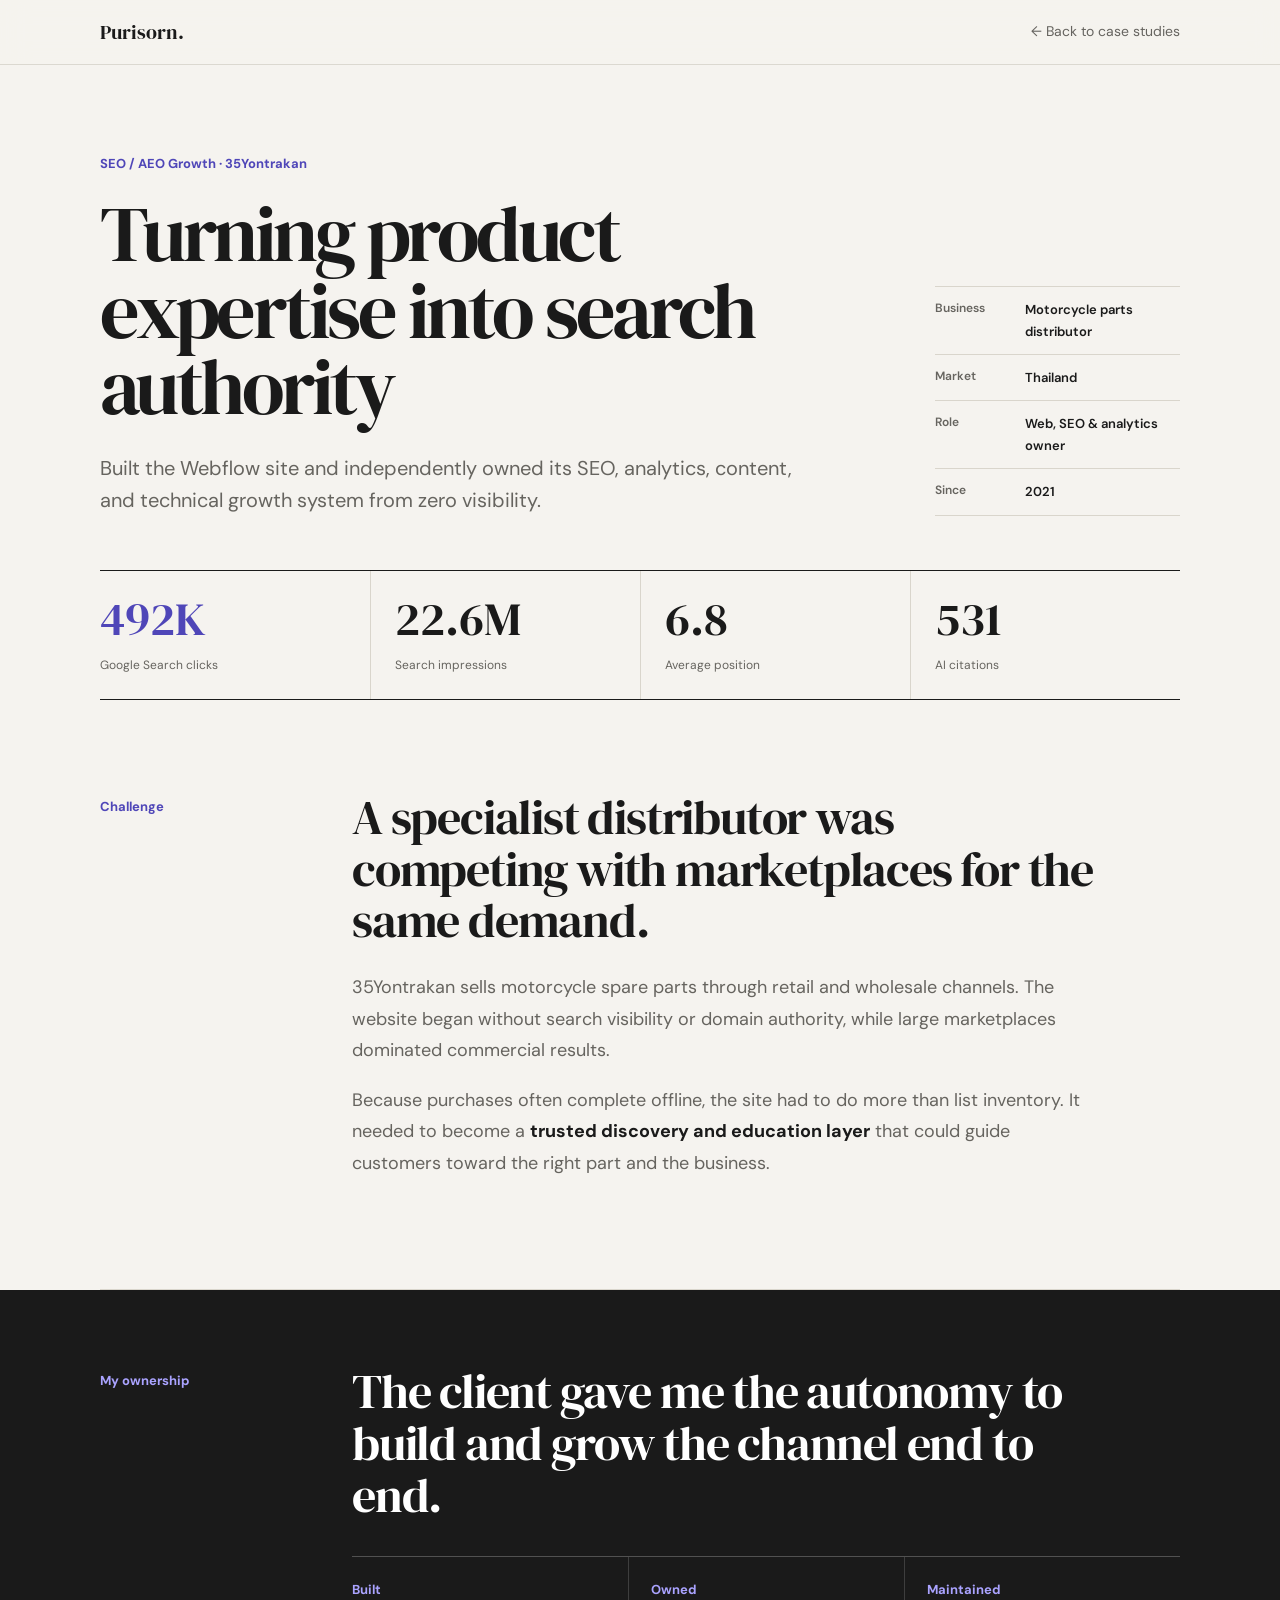
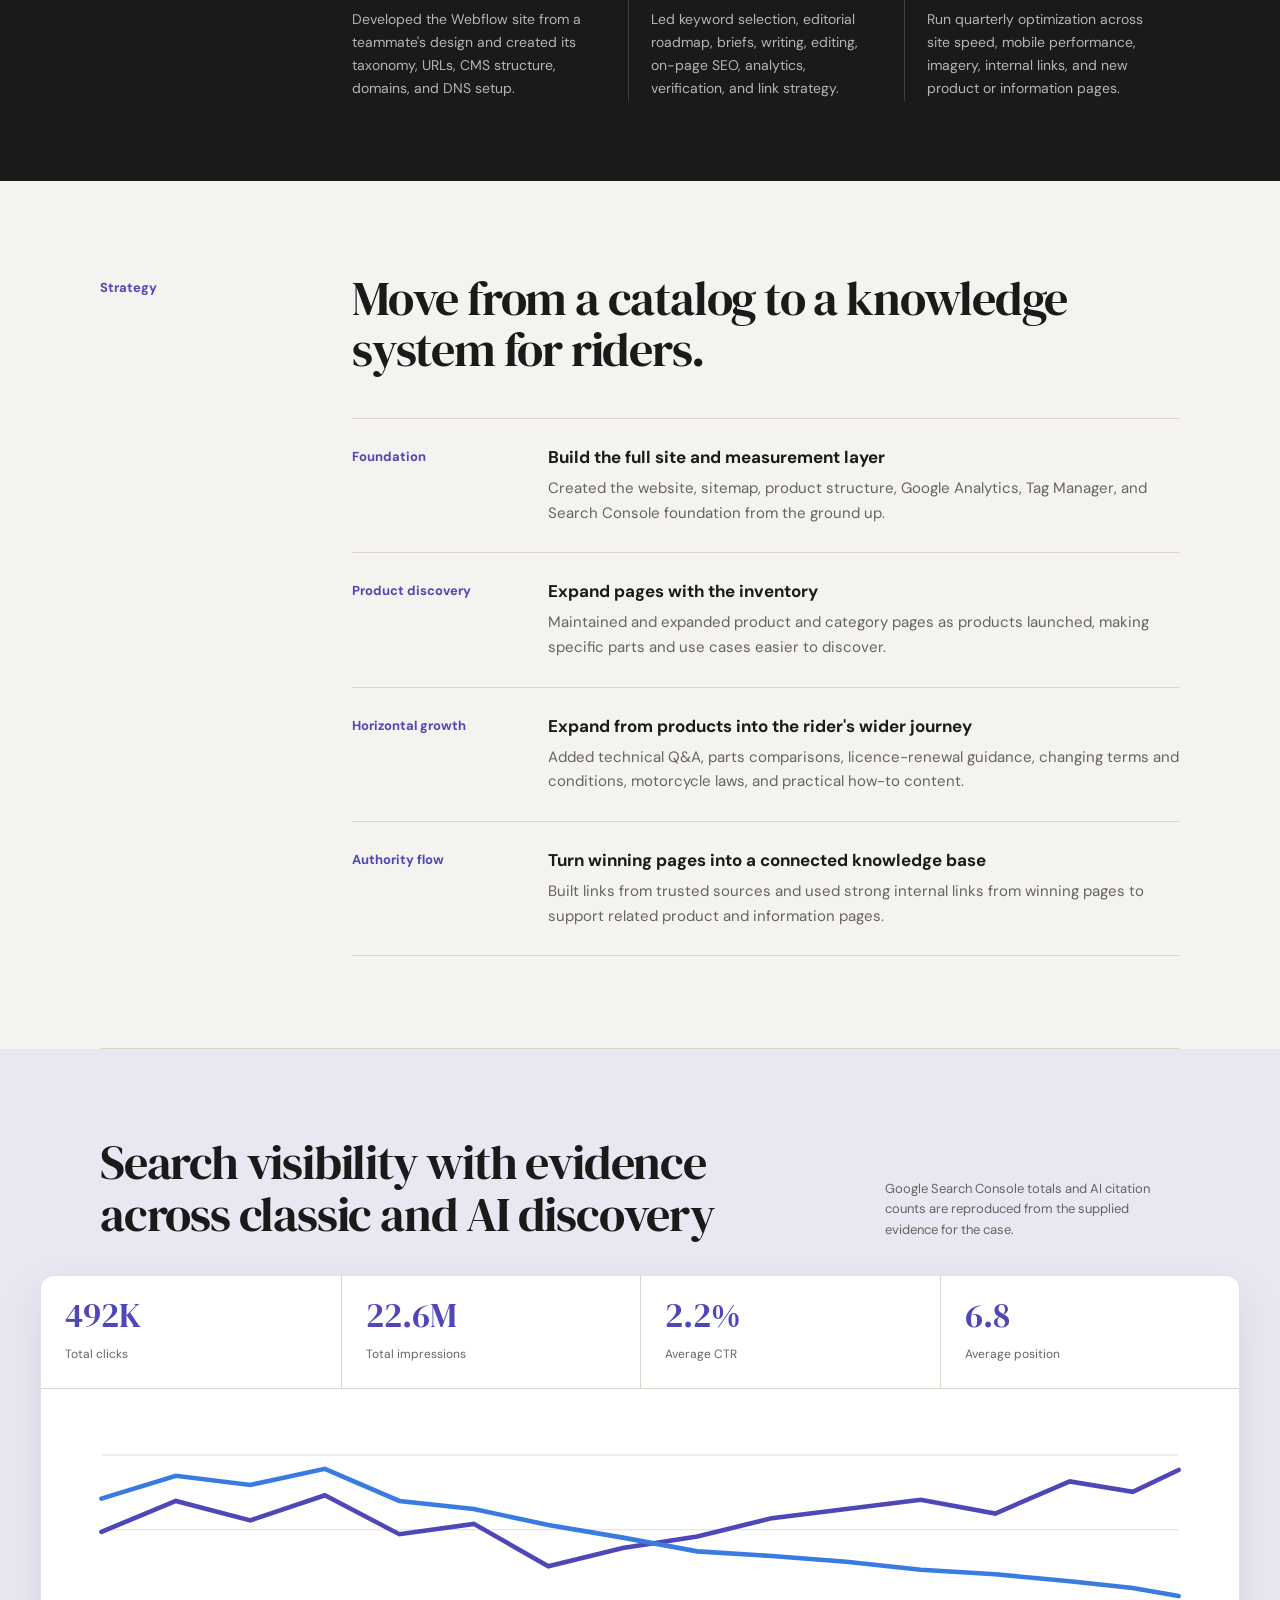
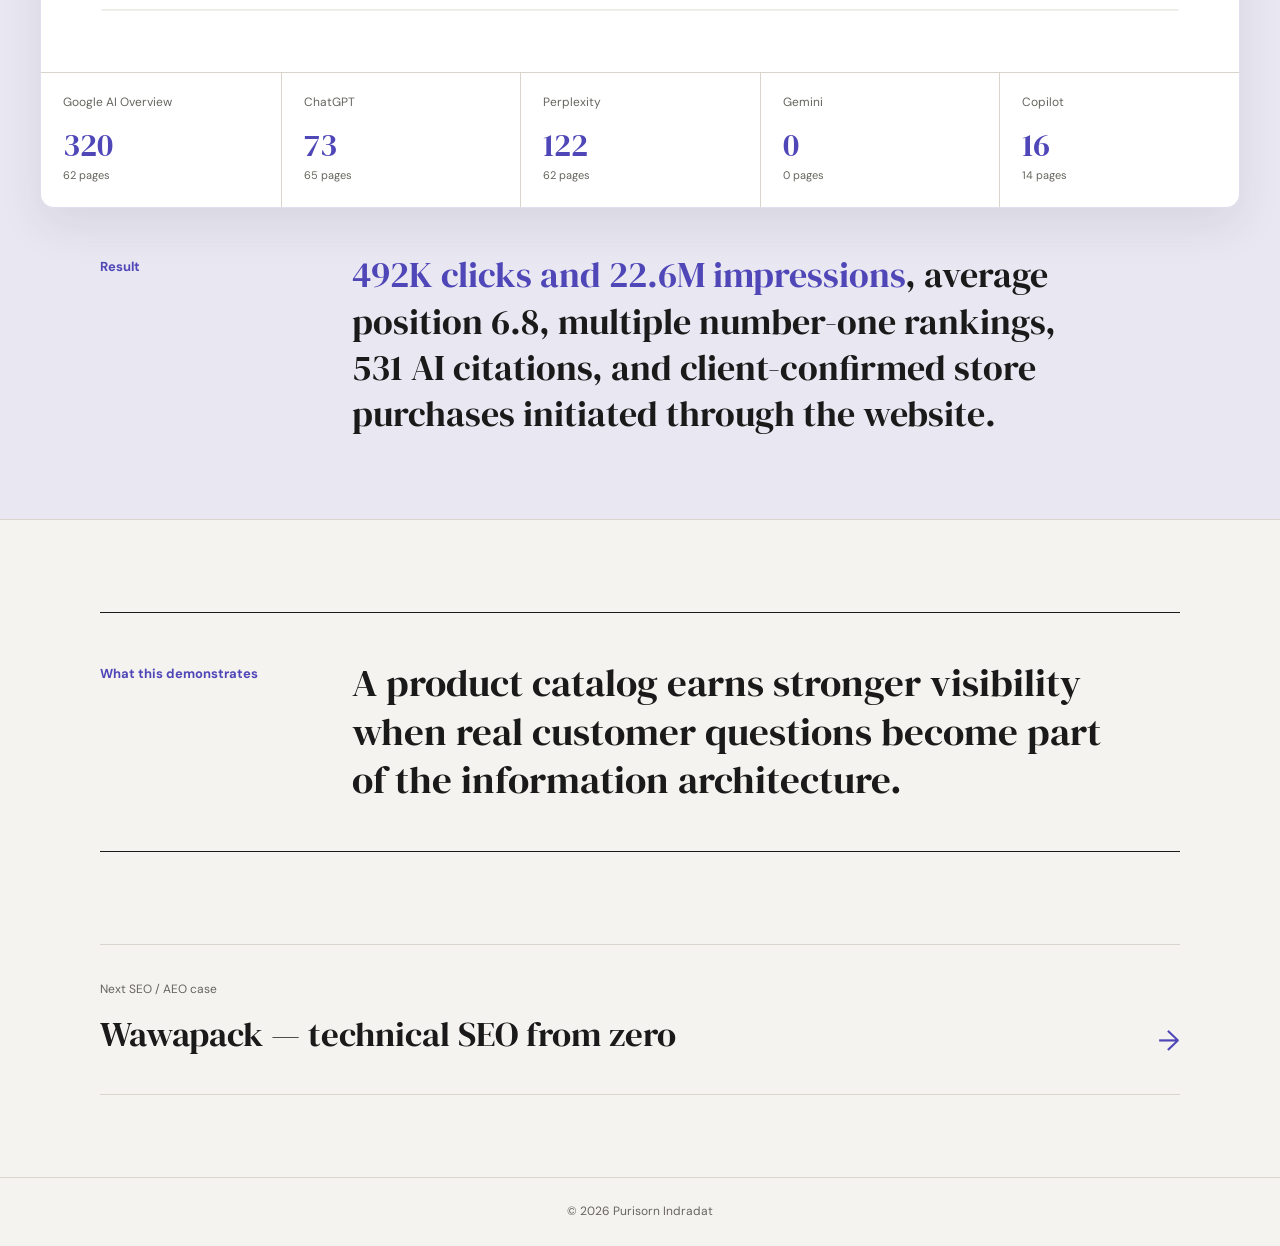
<file: 35yontrakan-seo.html>
<!DOCTYPE html>
<html lang="en">
<head>
  <meta charset="UTF-8">
  <meta name="viewport" content="width=device-width, initial-scale=1.0">
  <meta name="description" content="35Yontrakan SEO and AEO growth case study by Purisorn Indradat.">
  <title>35Yontrakan SEO &amp; AEO Growth — Purisorn Indradat</title>
  <link rel="preconnect" href="https://fonts.googleapis.com"><link rel="preconnect" href="https://fonts.gstatic.com" crossorigin>
  <link href="https://fonts.googleapis.com/css2?family=DM+Sans:wght@400;500;600;700&amp;family=DM+Serif+Display&amp;display=swap" rel="stylesheet"><link rel="stylesheet" href="seo-case.css">
</head>
<body>
  <nav class="site-nav"><div class="nav-inner"><a class="logo" href="index.html">Purisorn.</a><a class="back-link" href="index.html#work">← Back to case studies</a></div></nav>
  <main>
    <header class="hero"><div class="hero-grid"><div><p class="context">SEO / AEO Growth · 35Yontrakan</p><h1>Turning product expertise into search authority</h1><p class="hero-summary">Built the Webflow site and independently owned its SEO, analytics, content, and technical growth system from zero visibility.</p></div><dl class="scope-list"><div><dt>Business</dt><dd>Motorcycle parts distributor</dd></div><div><dt>Market</dt><dd>Thailand</dd></div><div><dt>Role</dt><dd>Web, SEO &amp; analytics owner</dd></div><div><dt>Since</dt><dd>2021</dd></div></dl></div>
      <div class="impact-strip"><div class="impact-item"><div class="impact-value">492K</div><p class="impact-label">Google Search clicks</p></div><div class="impact-item"><div class="impact-value">22.6M</div><p class="impact-label">Search impressions</p></div><div class="impact-item"><div class="impact-value">6.8</div><p class="impact-label">Average position</p></div><div class="impact-item"><div class="impact-value">531</div><p class="impact-label">AI citations</p></div></div>
    </header>
    <section class="section"><div class="story-row"><p class="story-label">Challenge</p><div class="story-copy"><h2>A specialist distributor was competing with marketplaces for the same demand.</h2><p>35Yontrakan sells motorcycle spare parts through retail and wholesale channels. The website began without search visibility or domain authority, while large marketplaces dominated commercial results.</p><p>Because purchases often complete offline, the site had to do more than list inventory. It needed to become a <strong>trusted discovery and education layer</strong> that could guide customers toward the right part and the business.</p></div></div></section>
    <section class="ownership-band"><div class="ownership-inner"><p class="story-label">My ownership</p><div class="ownership-content"><h2>The client gave me the autonomy to build and grow the channel end to end.</h2><div class="ownership-grid">
      <div class="ownership-item"><strong>Built</strong><p>Developed the Webflow site from a teammate's design and created its taxonomy, URLs, CMS structure, domains, and DNS setup.</p></div>
      <div class="ownership-item"><strong>Owned</strong><p>Led keyword selection, editorial roadmap, briefs, writing, editing, on-page SEO, analytics, verification, and link strategy.</p></div>
      <div class="ownership-item"><strong>Maintained</strong><p>Run quarterly optimization across site speed, mobile performance, imagery, internal links, and new product or information pages.</p></div>
    </div></div></div></section>
    <section class="section"><div class="story-row"><p class="story-label">Strategy</p><div class="story-copy"><h2>Move from a catalog to a knowledge system for riders.</h2><div class="method-list">
      <div class="method"><div class="method-name">Foundation</div><div><h3>Build the full site and measurement layer</h3><p>Created the website, sitemap, product structure, Google Analytics, Tag Manager, and Search Console foundation from the ground up.</p></div></div>
      <div class="method"><div class="method-name">Product discovery</div><div><h3>Expand pages with the inventory</h3><p>Maintained and expanded product and category pages as products launched, making specific parts and use cases easier to discover.</p></div></div>
      <div class="method"><div class="method-name">Horizontal growth</div><div><h3>Expand from products into the rider's wider journey</h3><p>Added technical Q&amp;A, parts comparisons, licence-renewal guidance, changing terms and conditions, motorcycle laws, and practical how-to content.</p></div></div>
      <div class="method"><div class="method-name">Authority flow</div><div><h3>Turn winning pages into a connected knowledge base</h3><p>Built links from trusted sources and used strong internal links from winning pages to support related product and information pages.</p></div></div>
    </div></div></div></section>
    <section class="evidence"><div class="evidence-inner"><div class="evidence-head"><h2>Search visibility with evidence across classic and AI discovery</h2><p>Google Search Console totals and AI citation counts are reproduced from the supplied evidence for the case.</p></div><div class="evidence-board">
      <div class="metric-row"><div class="metric"><strong>492K</strong><span>Total clicks</span></div><div class="metric"><strong>22.6M</strong><span>Total impressions</span></div><div class="metric"><strong>2.2%</strong><span>Average CTR</span></div><div class="metric"><strong>6.8</strong><span>Average position</span></div></div>
      <div class="trend"><svg viewBox="0 0 1000 210" role="img" aria-label="Search Console trend showing 492,000 clicks and 22.6 million impressions"><g stroke="#e7e4dd" stroke-width="1"><line x1="30" y1="35" x2="970" y2="35"/><line x1="30" y1="100" x2="970" y2="100"/><line x1="30" y1="170" x2="970" y2="170"/></g><path d="M30 102 L95 75 L160 92 L225 70 L290 104 L355 95 L420 132 L485 116 L550 106 L615 90 L680 82 L745 74 L810 86 L875 58 L930 67 L970 48" fill="none" stroke="#4f46b8" stroke-width="4" stroke-linecap="round"/><path d="M30 73 L95 53 L160 61 L225 47 L290 75 L355 82 L420 96 L485 107 L550 119 L615 123 L680 128 L745 135 L810 139 L875 145 L930 151 L970 158" fill="none" stroke="#397be0" stroke-width="4" stroke-linecap="round"/></svg></div>
      <div class="citation-grid"><div class="citation"><span class="citation-name">Google AI Overview</span><strong>320</strong><small>62 pages</small></div><div class="citation"><span class="citation-name">ChatGPT</span><strong>73</strong><small>65 pages</small></div><div class="citation"><span class="citation-name">Perplexity</span><strong>122</strong><small>62 pages</small></div><div class="citation"><span class="citation-name">Gemini</span><strong>0</strong><small>0 pages</small></div><div class="citation"><span class="citation-name">Copilot</span><strong>16</strong><small>14 pages</small></div></div>
    </div><div class="result-line"><p class="story-label">Result</p><p><span>492K clicks and 22.6M impressions</span>, average position 6.8, multiple number-one rankings, 531 AI citations, and client-confirmed store purchases initiated through the website.</p></div></div></section>
    <section class="learning"><div class="learning-box"><p class="story-label">What this demonstrates</p><blockquote>A product catalog earns stronger visibility when real customer questions become part of the information architecture.</blockquote></div></section>
    <nav class="case-nav"><a class="next-link" href="wawapack-seo.html"><span><small>Next SEO / AEO case</small><strong>Wawapack — technical SEO from zero</strong></span><span class="next-arrow">→</span></a></nav>
  </main><footer>© 2026 Purisorn Indradat</footer>
</body></html>
</file>
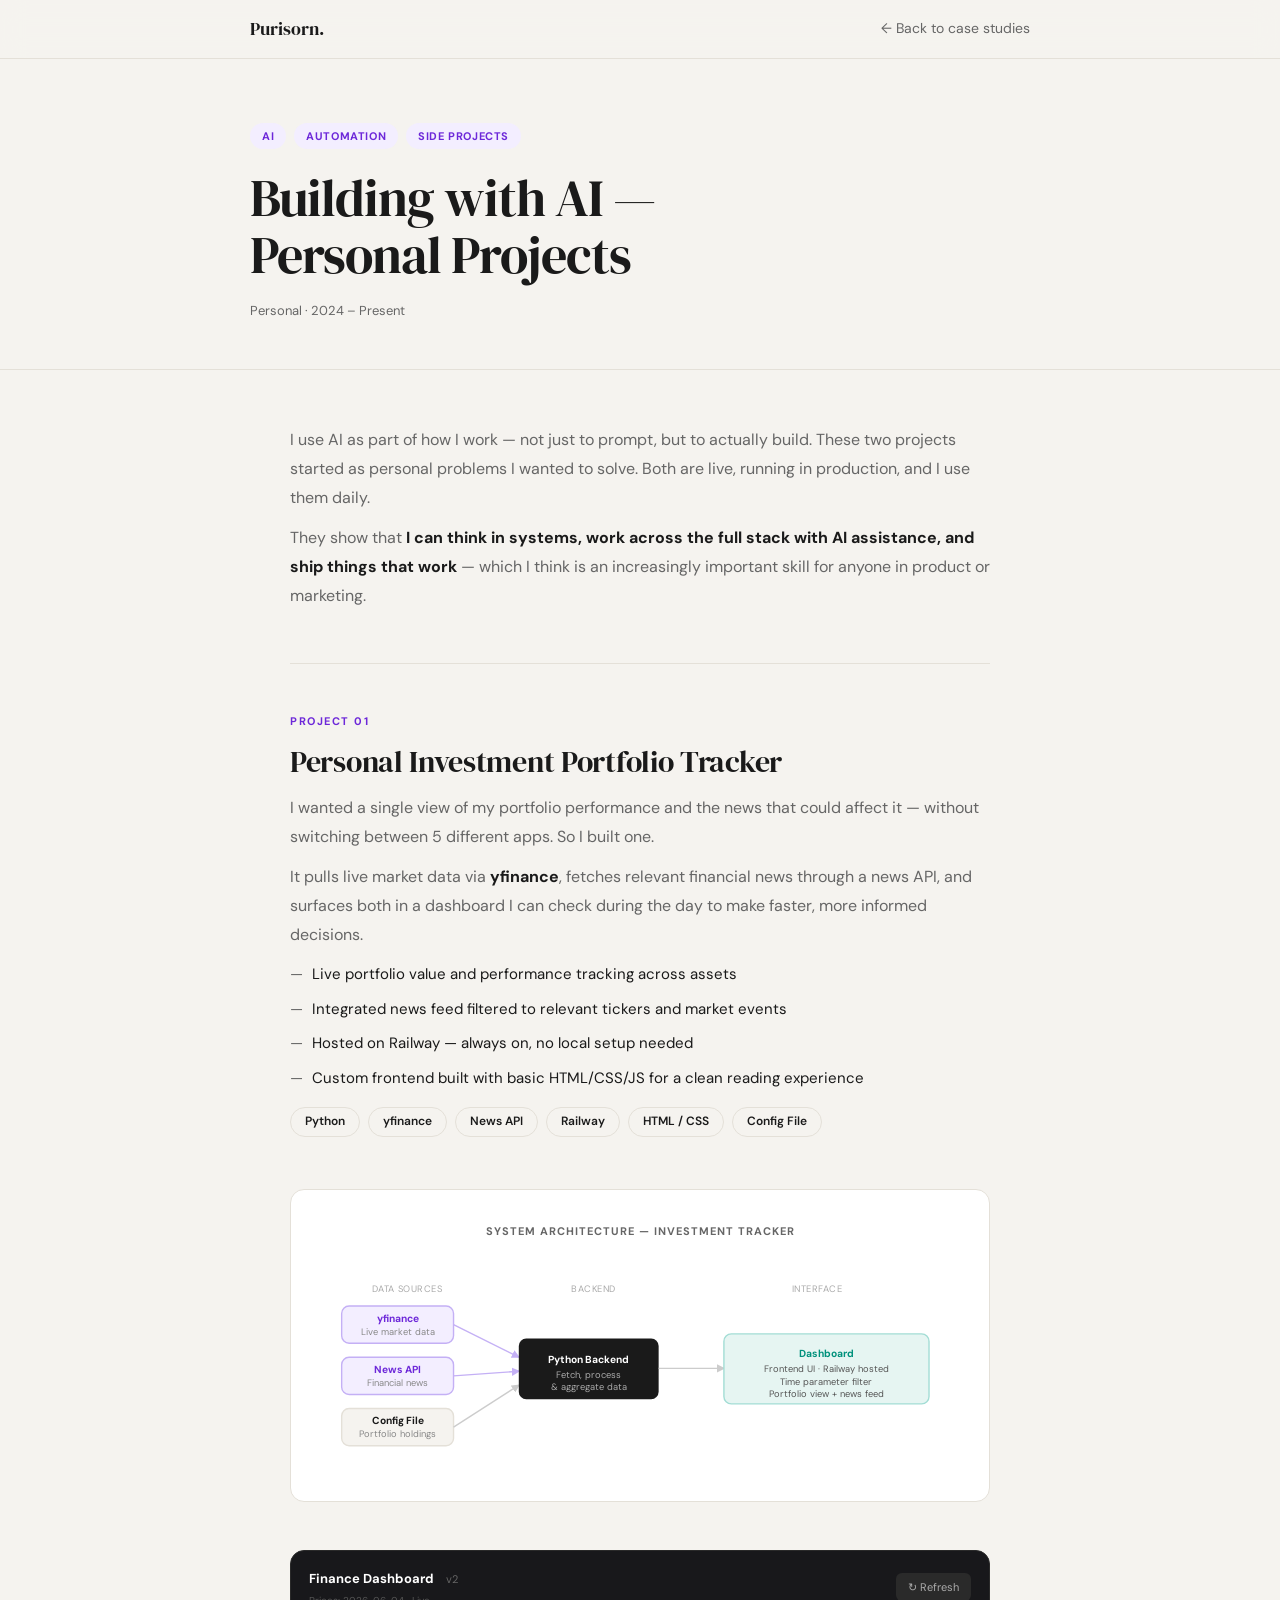
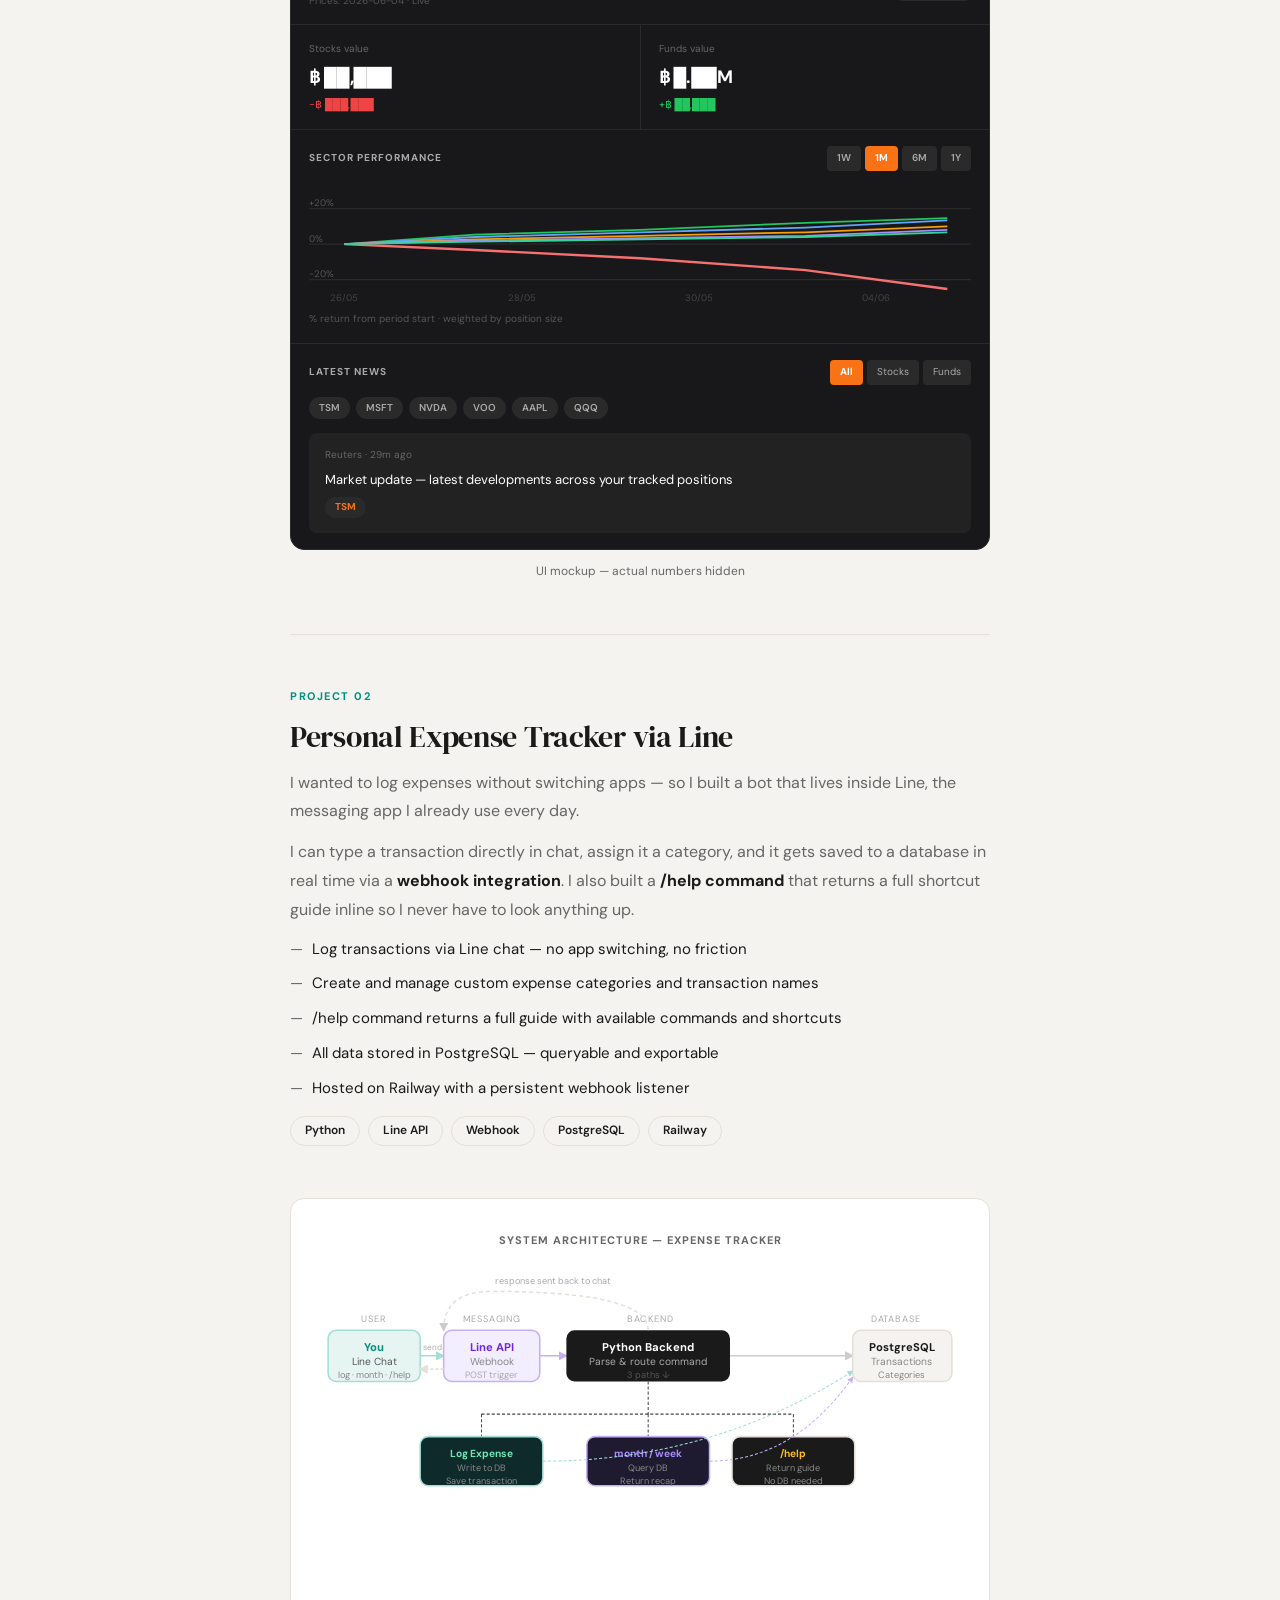
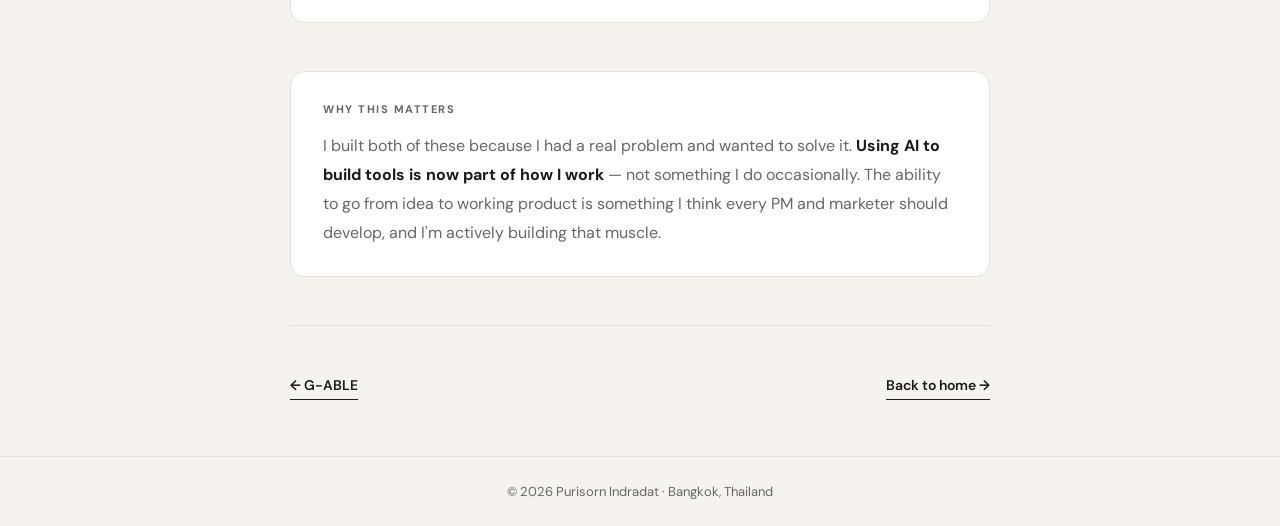
<file: aiprojects.html>
<!DOCTYPE html>
<html lang="en">
<head>
  <meta charset="UTF-8" />
  <meta name="viewport" content="width=device-width, initial-scale=1.0" />
  <title>AI Projects — Purisorn Indradat</title>
  <link rel="preconnect" href="https://fonts.googleapis.com">
  <link href="https://fonts.googleapis.com/css2?family=DM+Sans:ital,wght@0,300;0,400;0,500;0,600;0,700;1,400&family=DM+Serif+Display:ital@0;1&display=swap" rel="stylesheet">
  <style>
    *, *::before, *::after { box-sizing: border-box; margin: 0; padding: 0; }
    :root {
      --white: #ffffff; --bg: #f5f3ef; --ink: #1a1a1a; --ink-light: #666;
      --border: #e4e0d8; --accent: #6d28d9; --accent-light: #f3eeff;
      --teal: #00917c; --teal-light: #e6f5f2;
      --max: 780px;
    }
    html { scroll-behavior: smooth; }
    body { background: var(--bg); color: var(--ink); font-family: 'DM Sans', sans-serif; font-size: 16px; line-height: 1.65; }

    nav {
      position: sticky; top: 0; z-index: 100;
      background: rgba(245,243,239,0.92); backdrop-filter: blur(12px);
      border-bottom: 1px solid var(--border); padding: 0 40px;
    }
    nav .wrap { max-width: var(--max); margin: 0 auto; display: flex; align-items: center; justify-content: space-between; height: 58px; }
    .nav-logo { font-family: 'DM Serif Display', serif; font-size: 18px; color: var(--ink); text-decoration: none; }
    .nav-back { font-size: 14px; color: var(--ink-light); text-decoration: none; transition: color 0.15s; }
    .nav-back:hover { color: var(--ink); }

    .hero { padding: 64px 40px 48px; border-bottom: 1px solid var(--border); }
    .hero-inner { max-width: var(--max); margin: 0 auto; }
    .chips { display: flex; gap: 8px; flex-wrap: wrap; margin-bottom: 20px; }
    .chip { font-size: 11px; font-weight: 700; text-transform: uppercase; letter-spacing: 0.6px; padding: 4px 12px; border-radius: 99px; background: var(--accent-light); color: var(--accent); }
    .chip-teal { background: var(--teal-light); color: var(--teal); }
    h1 { font-family: 'DM Serif Display', serif; font-size: clamp(32px, 5vw, 52px); font-weight: 400; letter-spacing: -1px; line-height: 1.1; color: var(--ink); margin-bottom: 16px; }
    .hero-company { font-size: 13px; color: var(--ink-light); }

    .content { max-width: var(--max); margin: 0 auto; padding: 56px 40px; }

    .block { margin-bottom: 52px; }
    .block-label { font-size: 11px; font-weight: 700; letter-spacing: 1.5px; text-transform: uppercase; color: var(--accent); margin-bottom: 14px; }
    .block-label.teal { color: var(--teal); }
    .block h2 { font-family: 'DM Serif Display', serif; font-size: clamp(22px, 3vw, 30px); font-weight: 400; letter-spacing: -0.3px; margin-bottom: 14px; line-height: 1.2; }
    .block p { color: var(--ink-light); line-height: 1.8; margin-bottom: 12px; }
    .block p strong { color: var(--ink); }

    ul.did { list-style: none; display: flex; flex-direction: column; gap: 10px; margin-top: 12px; }
    ul.did li { font-size: 15px; color: var(--ink); padding-left: 22px; position: relative; line-height: 1.65; }
    ul.did li::before { content: '—'; position: absolute; left: 0; color: var(--ink-light); }

    /* ARCHITECTURE DIAGRAM */
    .diagram-wrap {
      background: var(--white); border: 1px solid var(--border);
      border-radius: 14px; padding: 32px; margin: 28px 0 48px;
      overflow-x: auto;
    }
    .diagram-title {
      font-size: 11px; font-weight: 700; letter-spacing: 1px;
      text-transform: uppercase; color: var(--ink-light);
      margin-bottom: 24px; text-align: center;
    }

    /* STACK PILLS */
    .stack { display: flex; flex-wrap: wrap; gap: 8px; margin-top: 16px; }
    .stack-pill {
      background: var(--bg); border: 1px solid var(--border);
      border-radius: 99px; padding: 4px 14px;
      font-size: 12px; font-weight: 600; color: var(--ink);
    }

    .divider { border: none; border-top: 1px solid var(--border); margin: 52px 0; }

    .learned { background: var(--white); border: 1px solid var(--border); border-radius: 14px; padding: 28px 32px; margin-bottom: 48px; }
    .learned .block-label { color: var(--ink-light); }

    .nav-cs { display: flex; justify-content: space-between; padding-top: 48px; border-top: 1px solid var(--border); }
    .nav-cs a { font-size: 14px; font-weight: 600; color: var(--ink); text-decoration: none; border-bottom: 1.5px solid var(--ink); padding-bottom: 2px; transition: color 0.15s, border-color 0.15s; }
    .nav-cs a:hover { color: var(--accent); border-color: var(--accent); }

    footer { text-align: center; padding: 24px; font-size: 13px; color: var(--ink-light); border-top: 1px solid var(--border); }
    @media(max-width:480px) {
      nav { padding: 0 20px; }
      .hero { padding: 48px 20px 36px; }
      .content { padding: 40px 20px; }
      h1 { font-size: 30px; letter-spacing: -0.5px; }
      .diagram-wrap { padding: 20px 16px; }
      .learned { padding: 20px; }
      .nav-cs { flex-direction: column; gap: 16px; }
    }
  </style>
</head>
<body>

<nav>
  <div class="wrap" style="padding:0">
    <a href="index.html" class="nav-logo">Purisorn.</a>
    <a href="index.html#work" class="nav-back">← Back to case studies</a>
  </div>
</nav>

<div class="hero">
  <div class="hero-inner">
    <div class="chips">
      <span class="chip">AI</span>
      <span class="chip">Automation</span>
      <span class="chip">Side Projects</span>
    </div>
    <h1>Building with AI —<br>Personal Projects</h1>
    <div class="hero-company">Personal · 2024 – Present</div>
  </div>
</div>

<div class="content">

  <div class="block">
    <p>I use AI as part of how I work — not just to prompt, but to actually build. These two projects started as personal problems I wanted to solve. Both are live, running in production, and I use them daily.</p>
    <p>They show that <strong>I can think in systems, work across the full stack with AI assistance, and ship things that work</strong> — which I think is an increasingly important skill for anyone in product or marketing.</p>
  </div>

  <div style="border-top:1px solid var(--border); margin-bottom: 48px;"></div>

  <!-- PROJECT 1: INVESTMENT TRACKER -->
  <div class="block">
    <div class="block-label">Project 01</div>
    <h2>Personal Investment Portfolio Tracker</h2>
    <p>I wanted a single view of my portfolio performance and the news that could affect it — without switching between 5 different apps. So I built one.</p>
    <p>It pulls live market data via <strong>yfinance</strong>, fetches relevant financial news through a news API, and surfaces both in a dashboard I can check during the day to make faster, more informed decisions.</p>
    <ul class="did">
      <li>Live portfolio value and performance tracking across assets</li>
      <li>Integrated news feed filtered to relevant tickers and market events</li>
      <li>Hosted on Railway — always on, no local setup needed</li>
      <li>Custom frontend built with basic HTML/CSS/JS for a clean reading experience</li>
    </ul>
    <div class="stack">
      <span class="stack-pill">Python</span>
      <span class="stack-pill">yfinance</span>
      <span class="stack-pill">News API</span>
      <span class="stack-pill">Railway</span>
      <span class="stack-pill">HTML / CSS</span>
      <span class="stack-pill">Config File</span>
    </div>
  </div>

  <!-- DIAGRAM 1 -->
  <div class="diagram-wrap">
    <div class="diagram-title">System Architecture — Investment Tracker</div>
    <svg viewBox="0 0 680 220" xmlns="http://www.w3.org/2000/svg" style="width:100%;max-width:680px;display:block;margin:0 auto" font-family="DM Sans, sans-serif">

      <!-- Data Sources -->
      <text x="90" y="30" text-anchor="middle" font-size="10" fill="#aaa" letter-spacing="0.5">DATA SOURCES</text>
      <rect x="20" y="45" width="120" height="40" rx="8" fill="#f3eeff" stroke="#c4b0f5" stroke-width="1.5"/>
      <text x="80" y="62" text-anchor="middle" font-size="11" font-weight="700" fill="#6d28d9">yfinance</text>
      <text x="80" y="76" text-anchor="middle" font-size="10" fill="#888">Live market data</text>

      <rect x="20" y="100" width="120" height="40" rx="8" fill="#f3eeff" stroke="#c4b0f5" stroke-width="1.5"/>
      <text x="80" y="117" text-anchor="middle" font-size="11" font-weight="700" fill="#6d28d9">News API</text>
      <text x="80" y="131" text-anchor="middle" font-size="10" fill="#888">Financial news</text>

      <rect x="20" y="155" width="120" height="40" rx="8" fill="#f5f3ef" stroke="#e4e0d8" stroke-width="1.5"/>
      <text x="80" y="172" text-anchor="middle" font-size="11" font-weight="700" fill="#1a1a1a">Config File</text>
      <text x="80" y="186" text-anchor="middle" font-size="10" fill="#888">Portfolio holdings</text>

      <!-- Arrows to Backend -->
      <line x1="140" y1="65" x2="210" y2="100" stroke="#c4b0f5" stroke-width="1.5" marker-end="url(#a1)"/>
      <line x1="140" y1="120" x2="210" y2="115" stroke="#c4b0f5" stroke-width="1.5" marker-end="url(#a1)"/>
      <line x1="140" y1="175" x2="210" y2="130" stroke="#ccc" stroke-width="1.5" marker-end="url(#a2)"/>

      <!-- Backend -->
      <text x="290" y="30" text-anchor="middle" font-size="10" fill="#aaa" letter-spacing="0.5">BACKEND</text>
      <rect x="210" y="80" width="150" height="65" rx="8" fill="#1a1a1a"/>
      <text x="285" y="106" text-anchor="middle" font-size="11" font-weight="700" fill="white">Python Backend</text>
      <text x="285" y="122" text-anchor="middle" font-size="10" fill="#aaa">Fetch, process</text>
      <text x="285" y="135" text-anchor="middle" font-size="10" fill="#aaa">& aggregate data</text>

      <!-- Arrow to Dashboard -->
      <line x1="360" y1="112" x2="430" y2="112" stroke="#ccc" stroke-width="1.5" marker-end="url(#a2)"/>

      <!-- Dashboard -->
      <text x="530" y="30" text-anchor="middle" font-size="10" fill="#aaa" letter-spacing="0.5">INTERFACE</text>
      <rect x="430" y="75" width="220" height="75" rx="8" fill="#e6f5f2" stroke="#a3ddd5" stroke-width="1.5"/>
      <text x="540" y="100" text-anchor="middle" font-size="11" font-weight="700" fill="#00917c">Dashboard</text>
      <text x="540" y="116" text-anchor="middle" font-size="10" fill="#555">Frontend UI · Railway hosted</text>
      <text x="540" y="130" text-anchor="middle" font-size="10" fill="#555">Time parameter filter</text>
      <text x="540" y="143" text-anchor="middle" font-size="10" fill="#555">Portfolio view + news feed</text>

      <defs>
        <marker id="a1" markerWidth="6" markerHeight="6" refX="5" refY="3" orient="auto"><path d="M0,0 L6,3 L0,6 Z" fill="#c4b0f5"/></marker>
        <marker id="a2" markerWidth="6" markerHeight="6" refX="5" refY="3" orient="auto"><path d="M0,0 L6,3 L0,6 Z" fill="#ccc"/></marker>
      </defs>
    </svg>
  </div>

  <!-- UI MOCKUP -->
  <div class="diagram-wrap" style="background:#18181b; border-color:#2a2a2a; padding:0; overflow:hidden;">
    <div style="padding:14px 18px; border-bottom:1px solid #2a2a2a; display:flex; align-items:center; justify-content:space-between;">
      <div>
        <span style="font-size:13px; font-weight:700; color:white;">Finance Dashboard</span>
        <span style="font-size:11px; color:#666; margin-left:8px;">v2</span>
        <div style="font-size:10px; color:#555; margin-top:2px;">Prices: 2026-06-04 · Live</div>
      </div>
      <div style="background:#2a2a2a; border-radius:6px; padding:5px 12px; font-size:11px; color:#aaa; display:flex; align-items:center; gap:5px;">↻ Refresh</div>
    </div>

    <!-- Portfolio value row -->
    <div style="display:grid; grid-template-columns:1fr 1fr; gap:1px; background:#2a2a2a; border-bottom:1px solid #2a2a2a;">
      <div style="background:#18181b; padding:16px 18px;">
        <div style="font-size:10px; color:#666; margin-bottom:6px;">Stocks value</div>
        <div style="font-size:18px; font-weight:700; color:white;">฿ ██,███</div>
        <div style="font-size:11px; color:#ef4444; margin-top:2px;">−฿ ███,███</div>
      </div>
      <div style="background:#18181b; padding:16px 18px;">
        <div style="font-size:10px; color:#666; margin-bottom:6px;">Funds value</div>
        <div style="font-size:18px; font-weight:700; color:white;">฿ █.██M</div>
        <div style="font-size:11px; color:#22c55e; margin-top:2px;">+฿ ██,███</div>
      </div>
    </div>

    <!-- Sector performance -->
    <div style="padding:16px 18px; border-bottom:1px solid #2a2a2a;">
      <div style="display:flex; align-items:center; justify-content:space-between; margin-bottom:14px;">
        <span style="font-size:10px; font-weight:700; letter-spacing:1px; color:#aaa;">SECTOR PERFORMANCE</span>
        <div style="display:flex; gap:4px;">
          <span style="padding:4px 10px; border-radius:4px; font-size:10px; font-weight:600; color:#aaa; background:#2a2a2a;">1W</span>
          <span style="padding:4px 10px; border-radius:4px; font-size:10px; font-weight:700; color:white; background:#f97316;">1M</span>
          <span style="padding:4px 10px; border-radius:4px; font-size:10px; font-weight:600; color:#aaa; background:#2a2a2a;">6M</span>
          <span style="padding:4px 10px; border-radius:4px; font-size:10px; font-weight:600; color:#aaa; background:#2a2a2a;">1Y</span>
        </div>
      </div>
      <!-- SVG Chart mockup -->
      <svg viewBox="0 0 560 100" style="width:100%;display:block;" xmlns="http://www.w3.org/2000/svg">
        <!-- Grid lines -->
        <line x1="0" y1="20" x2="560" y2="20" stroke="#2a2a2a" stroke-width="1"/>
        <line x1="0" y1="50" x2="560" y2="50" stroke="#2a2a2a" stroke-width="1"/>
        <line x1="0" y1="80" x2="560" y2="80" stroke="#2a2a2a" stroke-width="1"/>
        <text x="0" y="18" font-size="8" fill="#555" font-family="DM Sans,sans-serif">+20%</text>
        <text x="0" y="48" font-size="8" fill="#555" font-family="DM Sans,sans-serif">0%</text>
        <text x="0" y="78" font-size="8" fill="#555" font-family="DM Sans,sans-serif">−20%</text>
        <!-- Lines -->
        <polyline points="30,50 140,42 280,38 420,32 540,28" fill="none" stroke="#22c55e" stroke-width="1.5"/>
        <polyline points="30,50 140,44 280,40 420,36 540,30" fill="none" stroke="#60a5fa" stroke-width="1.5"/>
        <polyline points="30,50 140,46 280,43 420,40 540,35" fill="none" stroke="#f59e0b" stroke-width="1.5"/>
        <polyline points="30,50 140,47 280,45 420,43 540,38" fill="none" stroke="#a78bfa" stroke-width="1.5"/>
        <polyline points="30,50 140,55 280,62 420,72 540,88" fill="none" stroke="#f87171" stroke-width="2"/>
        <polyline points="30,50 140,48 280,46 420,44 540,40" fill="none" stroke="#34d399" stroke-width="1.5"/>
        <!-- Date labels -->
        <text x="30" y="98" font-size="8" fill="#444" font-family="DM Sans,sans-serif" text-anchor="middle">26/05</text>
        <text x="180" y="98" font-size="8" fill="#444" font-family="DM Sans,sans-serif" text-anchor="middle">28/05</text>
        <text x="330" y="98" font-size="8" fill="#444" font-family="DM Sans,sans-serif" text-anchor="middle">30/05</text>
        <text x="480" y="98" font-size="8" fill="#444" font-family="DM Sans,sans-serif" text-anchor="middle">04/06</text>
      </svg>
      <div style="font-size:10px; color:#555; margin-top:8px;">% return from period start · weighted by position size</div>
    </div>

    <!-- Latest news -->
    <div style="padding:16px 18px;">
      <div style="display:flex; align-items:center; justify-content:space-between; margin-bottom:12px;">
        <span style="font-size:10px; font-weight:700; letter-spacing:1px; color:#aaa;">LATEST NEWS</span>
        <div style="display:flex; gap:4px;">
          <span style="padding:4px 10px; border-radius:4px; font-size:10px; font-weight:700; color:white; background:#f97316;">All</span>
          <span style="padding:4px 10px; border-radius:4px; font-size:10px; color:#aaa; background:#2a2a2a;">Stocks</span>
          <span style="padding:4px 10px; border-radius:4px; font-size:10px; color:#aaa; background:#2a2a2a;">Funds</span>
        </div>
      </div>
      <div style="display:flex; flex-wrap:wrap; gap:6px; margin-bottom:14px;">
        <span style="background:#2a2a2a; color:#aaa; border-radius:99px; padding:3px 10px; font-size:10px; font-weight:600;">TSM</span>
        <span style="background:#2a2a2a; color:#aaa; border-radius:99px; padding:3px 10px; font-size:10px; font-weight:600;">MSFT</span>
        <span style="background:#2a2a2a; color:#aaa; border-radius:99px; padding:3px 10px; font-size:10px; font-weight:600;">NVDA</span>
        <span style="background:#2a2a2a; color:#aaa; border-radius:99px; padding:3px 10px; font-size:10px; font-weight:600;">VOO</span>
        <span style="background:#2a2a2a; color:#aaa; border-radius:99px; padding:3px 10px; font-size:10px; font-weight:600;">AAPL</span>
        <span style="background:#2a2a2a; color:#aaa; border-radius:99px; padding:3px 10px; font-size:10px; font-weight:600;">QQQ</span>
      </div>
      <div style="background:#222; border-radius:8px; padding:14px 16px;">
        <div style="font-size:10px; color:#666; margin-bottom:6px;">Reuters · 29m ago</div>
        <div style="font-size:13px; color:white; line-height:1.5;">Market update — latest developments across your tracked positions</div>
        <span style="display:inline-block; margin-top:8px; background:#2a2a2a; color:#f97316; border-radius:99px; padding:2px 10px; font-size:10px; font-weight:700;">TSM</span>
      </div>
    </div>
  </div>
  <p style="font-size:12px; color:var(--ink-light); text-align:center; margin-top:-36px; margin-bottom:48px;">UI mockup — actual numbers hidden</p>

  <div class="divider"></div>

  <!-- PROJECT 2: EXPENSE TRACKER -->
  <div class="block">
    <div class="block-label teal">Project 02</div>
    <h2>Personal Expense Tracker via Line</h2>
    <p>I wanted to log expenses without switching apps — so I built a bot that lives inside Line, the messaging app I already use every day.</p>
    <p>I can type a transaction directly in chat, assign it a category, and it gets saved to a database in real time via a <strong>webhook integration</strong>. I also built a <strong>/help command</strong> that returns a full shortcut guide inline so I never have to look anything up.</p>
    <ul class="did">
      <li>Log transactions via Line chat — no app switching, no friction</li>
      <li>Create and manage custom expense categories and transaction names</li>
      <li>/help command returns a full guide with available commands and shortcuts</li>
      <li>All data stored in PostgreSQL — queryable and exportable</li>
      <li>Hosted on Railway with a persistent webhook listener</li>
    </ul>
    <div class="stack">
      <span class="stack-pill">Python</span>
      <span class="stack-pill">Line API</span>
      <span class="stack-pill">Webhook</span>
      <span class="stack-pill">PostgreSQL</span>
      <span class="stack-pill">Railway</span>
    </div>
  </div>

  <!-- DIAGRAM 2 -->
  <div class="diagram-wrap">
    <div class="diagram-title">System Architecture — Expense Tracker</div>
    <svg viewBox="0 0 620 310" xmlns="http://www.w3.org/2000/svg" style="width:100%;display:block;margin:0 auto" font-family="DM Sans, sans-serif">

      <!-- LABELS -->
      <text x="50"  y="48" text-anchor="middle" font-size="9" fill="#aaa" letter-spacing="0.8">USER</text>
      <text x="165" y="48" text-anchor="middle" font-size="9" fill="#aaa" letter-spacing="0.8">MESSAGING</text>
      <text x="320" y="48" text-anchor="middle" font-size="9" fill="#aaa" letter-spacing="0.8">BACKEND</text>
      <text x="560" y="48" text-anchor="middle" font-size="9" fill="#aaa" letter-spacing="0.8">DATABASE</text>

      <!-- USER -->
      <rect x="5" y="56" width="90" height="50" rx="8" fill="#e6f5f2" stroke="#a3ddd5" stroke-width="1.5"/>
      <text x="50" y="76" text-anchor="middle" font-size="11" font-weight="700" fill="#00917c">You</text>
      <text x="50" y="90" text-anchor="middle" font-size="10" fill="#555">Line Chat</text>
      <text x="50" y="103" text-anchor="middle" font-size="9" fill="#888">log · month · /help</text>

      <!-- Arrow → Line -->
      <line x1="95" y1="81" x2="118" y2="81" stroke="#a3ddd5" stroke-width="1.5" marker-end="url(#c1)"/>
      <text x="107" y="75" text-anchor="middle" font-size="8" fill="#aaa">send</text>

      <!-- LINE API -->
      <rect x="118" y="56" width="94" height="50" rx="8" fill="#f3eeff" stroke="#c4b0f5" stroke-width="1.5"/>
      <text x="165" y="76" text-anchor="middle" font-size="11" font-weight="700" fill="#6d28d9">Line API</text>
      <text x="165" y="90" text-anchor="middle" font-size="10" fill="#888">Webhook</text>
      <text x="165" y="103" text-anchor="middle" font-size="9" fill="#aaa">POST trigger</text>

      <!-- Arrow → Backend -->
      <line x1="212" y1="81" x2="238" y2="81" stroke="#c4b0f5" stroke-width="1.5" marker-end="url(#c2)"/>

      <!-- PYTHON BACKEND -->
      <rect x="238" y="56" width="160" height="50" rx="8" fill="#1a1a1a"/>
      <text x="318" y="76" text-anchor="middle" font-size="11" font-weight="700" fill="white">Python Backend</text>
      <text x="318" y="90" text-anchor="middle" font-size="10" fill="#aaa">Parse &amp; route command</text>
      <text x="318" y="103" text-anchor="middle" font-size="9" fill="#555">3 paths ↓</text>

      <!-- Arrow → DB -->
      <line x1="398" y1="81" x2="518" y2="81" stroke="#ccc" stroke-width="1.5" marker-end="url(#c3)"/>

      <!-- DATABASE -->
      <rect x="518" y="56" width="97" height="50" rx="8" fill="#f5f3ef" stroke="#e4e0d8" stroke-width="1.5"/>
      <text x="566" y="76" text-anchor="middle" font-size="11" font-weight="700" fill="#1a1a1a">PostgreSQL</text>
      <text x="566" y="90" text-anchor="middle" font-size="10" fill="#888">Transactions</text>
      <text x="566" y="103" text-anchor="middle" font-size="9" fill="#888">Categories</text>

      <!-- Vertical drop from backend -->
      <line x1="318" y1="106" x2="318" y2="138" stroke="#444" stroke-width="1" stroke-dasharray="3,2"/>
      <!-- Horizontal bar -->
      <line x1="155" y1="138" x2="460" y2="138" stroke="#444" stroke-width="1" stroke-dasharray="3,2"/>
      <!-- Drop lines to branches -->
      <line x1="155" y1="138" x2="155" y2="160" stroke="#444" stroke-width="1" stroke-dasharray="3,2"/>
      <line x1="318" y1="138" x2="318" y2="160" stroke="#444" stroke-width="1" stroke-dasharray="3,2"/>
      <line x1="460" y1="138" x2="460" y2="160" stroke="#444" stroke-width="1" stroke-dasharray="3,2"/>

      <!-- BRANCH 1: Log Expense -->
      <rect x="95" y="160" width="120" height="48" rx="8" fill="#0f2a2a" stroke="#a3ddd5" stroke-width="1.5"/>
      <text x="155" y="180" text-anchor="middle" font-size="10" font-weight="700" fill="#6ee7b7">Log Expense</text>
      <text x="155" y="194" text-anchor="middle" font-size="9" fill="#888">Write to DB</text>
      <text x="155" y="206" text-anchor="middle" font-size="9" fill="#888">Save transaction</text>

      <!-- BRANCH 2: month/week -->
      <rect x="258" y="160" width="120" height="48" rx="8" fill="#1e1b30" stroke="#c4b0f5" stroke-width="1.5"/>
      <text x="318" y="180" text-anchor="middle" font-size="10" font-weight="700" fill="#a78bfa">month / week</text>
      <text x="318" y="194" text-anchor="middle" font-size="9" fill="#888">Query DB</text>
      <text x="318" y="206" text-anchor="middle" font-size="9" fill="#888">Return recap</text>

      <!-- BRANCH 3: /help -->
      <rect x="400" y="160" width="120" height="48" rx="8" fill="#1a1a1a" stroke="#e4e0d8" stroke-width="1.5"/>
      <text x="460" y="180" text-anchor="middle" font-size="10" font-weight="700" fill="#fbbf24">/help</text>
      <text x="460" y="194" text-anchor="middle" font-size="9" fill="#888">Return guide</text>
      <text x="460" y="206" text-anchor="middle" font-size="9" fill="#888">No DB needed</text>

      <!-- Branch 1 → DB -->
      <path d="M215,184 Q380,184 518,96" fill="none" stroke="#a3ddd5" stroke-width="1" stroke-dasharray="3,2" marker-end="url(#c1)"/>
      <!-- Branch 2 → DB -->
      <path d="M378,184 Q460,184 518,102" fill="none" stroke="#c4b0f5" stroke-width="1" stroke-dasharray="3,2" marker-end="url(#c2)"/>

      <!-- Reply arc -->
      <path d="M318,56 Q318,18 165,18 Q118,18 118,56" fill="none" stroke="#e4e0d8" stroke-width="1.5" stroke-dasharray="4,3" marker-end="url(#c3)"/>
      <text x="225" y="11" text-anchor="middle" font-size="9" fill="#aaa">response sent back to chat</text>

      <!-- Line API → User reply -->
      <line x1="118" y1="94" x2="95" y2="94" stroke="#e4e0d8" stroke-width="1.5" stroke-dasharray="3,2" marker-end="url(#c4)"/>

      <defs>
        <marker id="c1" markerWidth="6" markerHeight="6" refX="5" refY="3" orient="auto"><path d="M0,0 L6,3 L0,6 Z" fill="#a3ddd5"/></marker>
        <marker id="c2" markerWidth="6" markerHeight="6" refX="5" refY="3" orient="auto"><path d="M0,0 L6,3 L0,6 Z" fill="#c4b0f5"/></marker>
        <marker id="c3" markerWidth="6" markerHeight="6" refX="5" refY="3" orient="auto"><path d="M0,0 L6,3 L0,6 Z" fill="#ccc"/></marker>
        <marker id="c4" markerWidth="6" markerHeight="6" refX="5" refY="3" orient="auto"><path d="M0,0 L6,3 L0,6 Z" fill="#e4e0d8"/></marker>
      </defs>
    </svg>
  </div>

  <div class="learned">
    <div class="block-label">Why this matters</div>
    <p style="color:var(--ink-light); line-height:1.8">I built both of these because I had a real problem and wanted to solve it. <strong style="color:var(--ink)">Using AI to build tools is now part of how I work</strong> — not something I do occasionally. The ability to go from idea to working product is something I think every PM and marketer should develop, and I'm actively building that muscle.</p>
  </div>

  <div class="nav-cs">
    <a href="gable.html">← G-ABLE</a>
    <a href="index.html">Back to home →</a>
  </div>

</div>

<footer>© 2026 Purisorn Indradat · Bangkok, Thailand</footer>

</body>
</html>
</file>
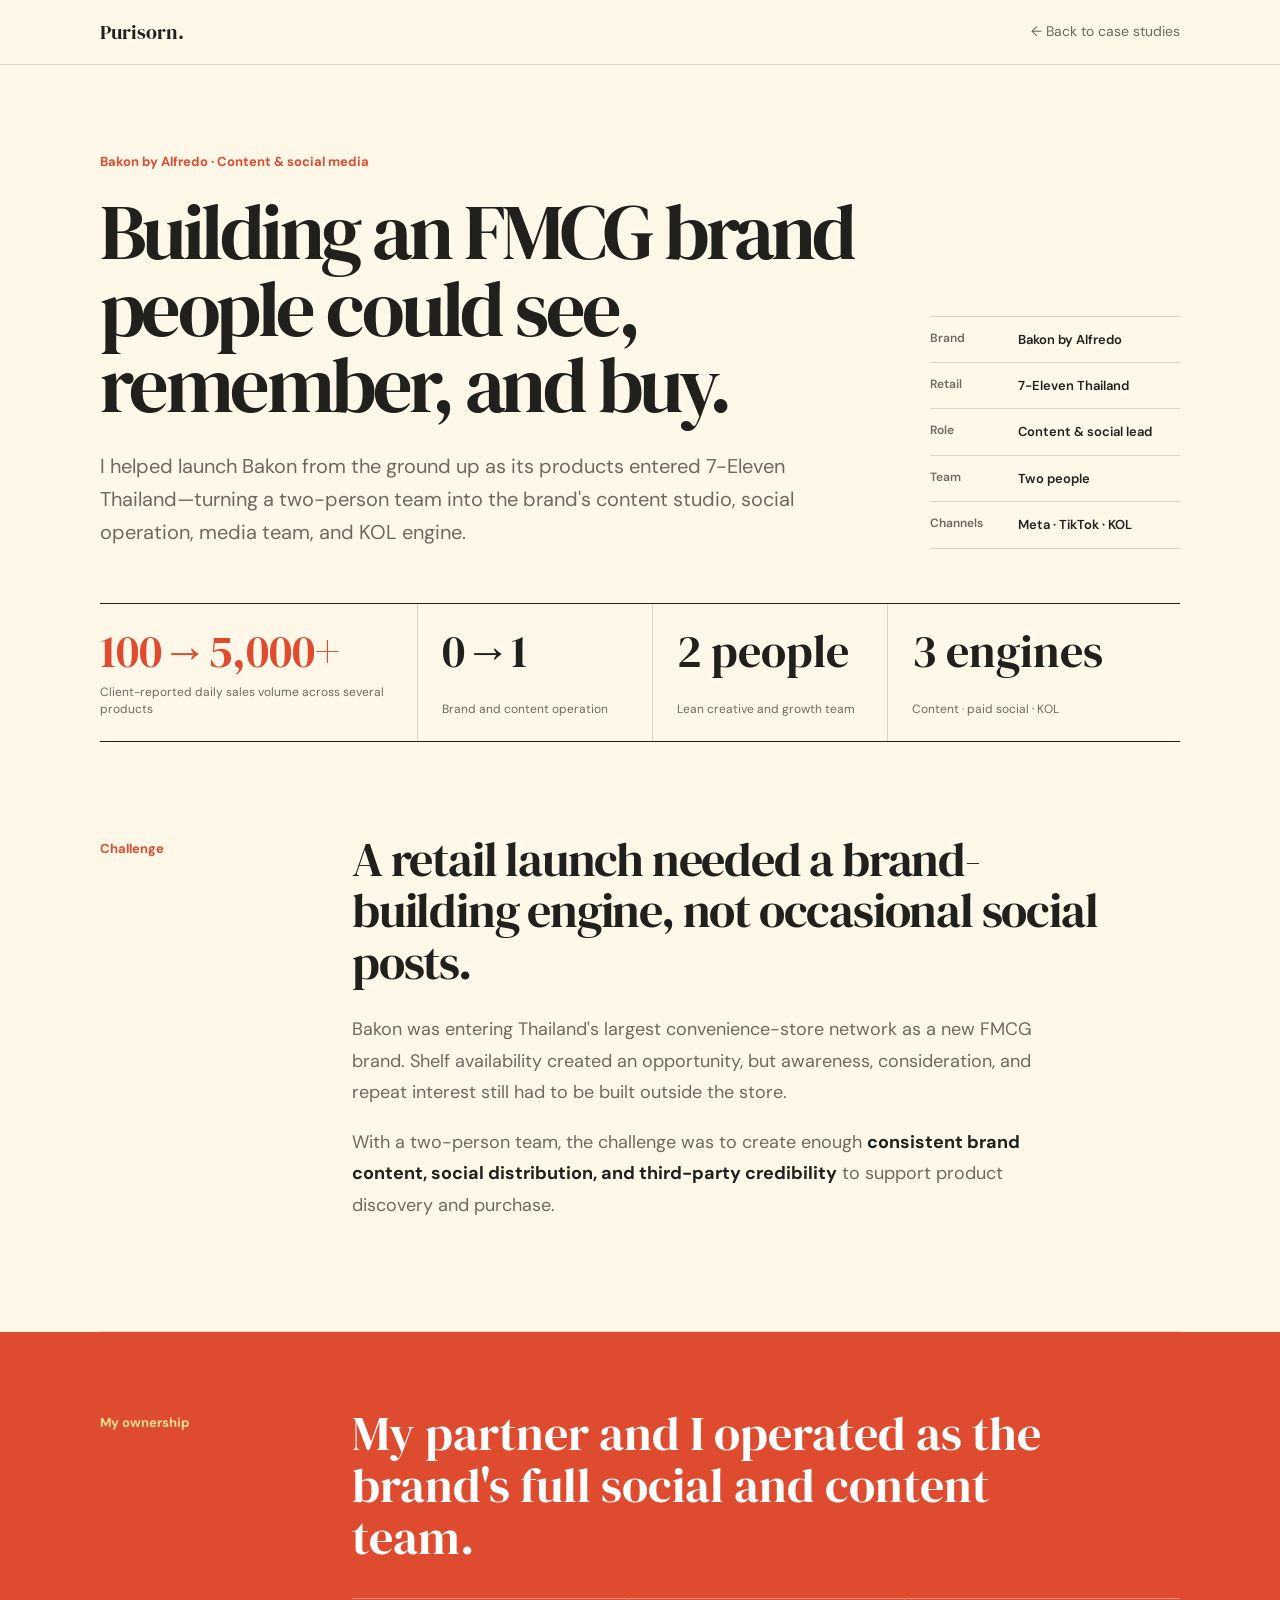
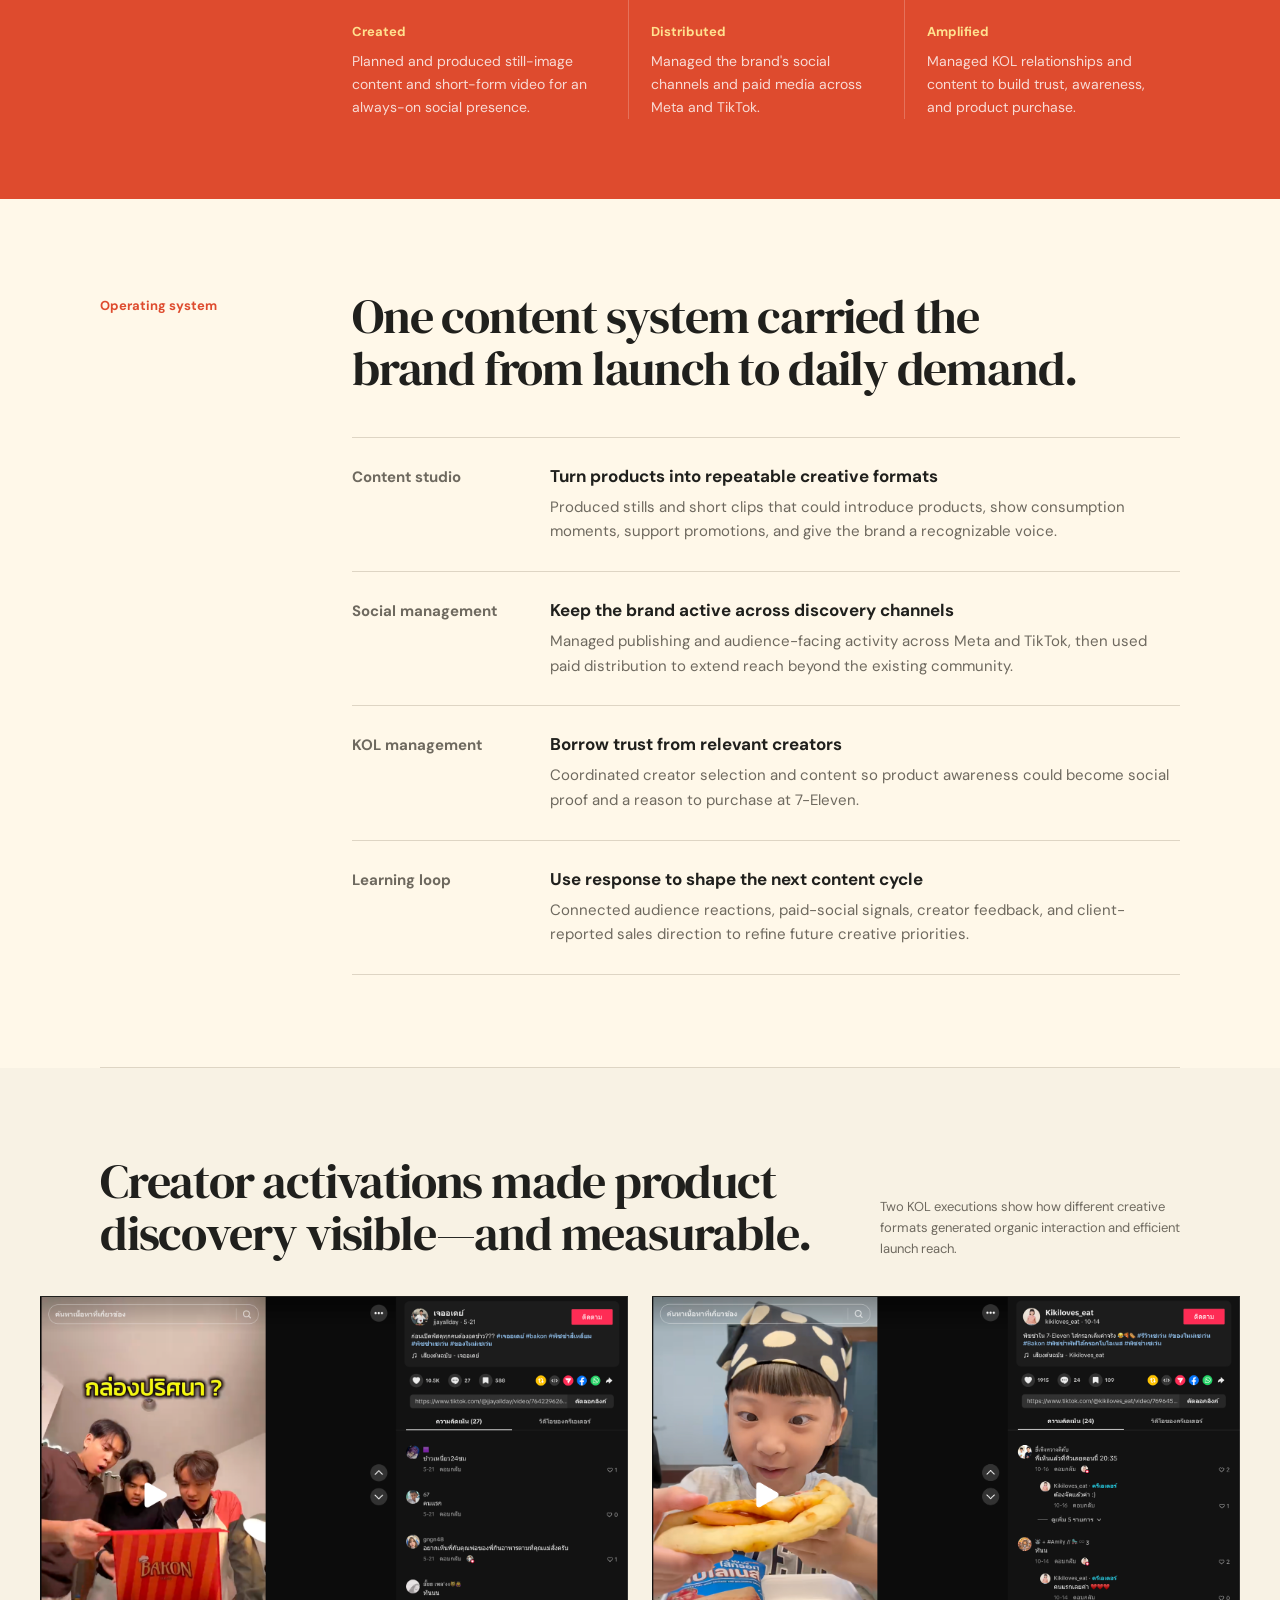
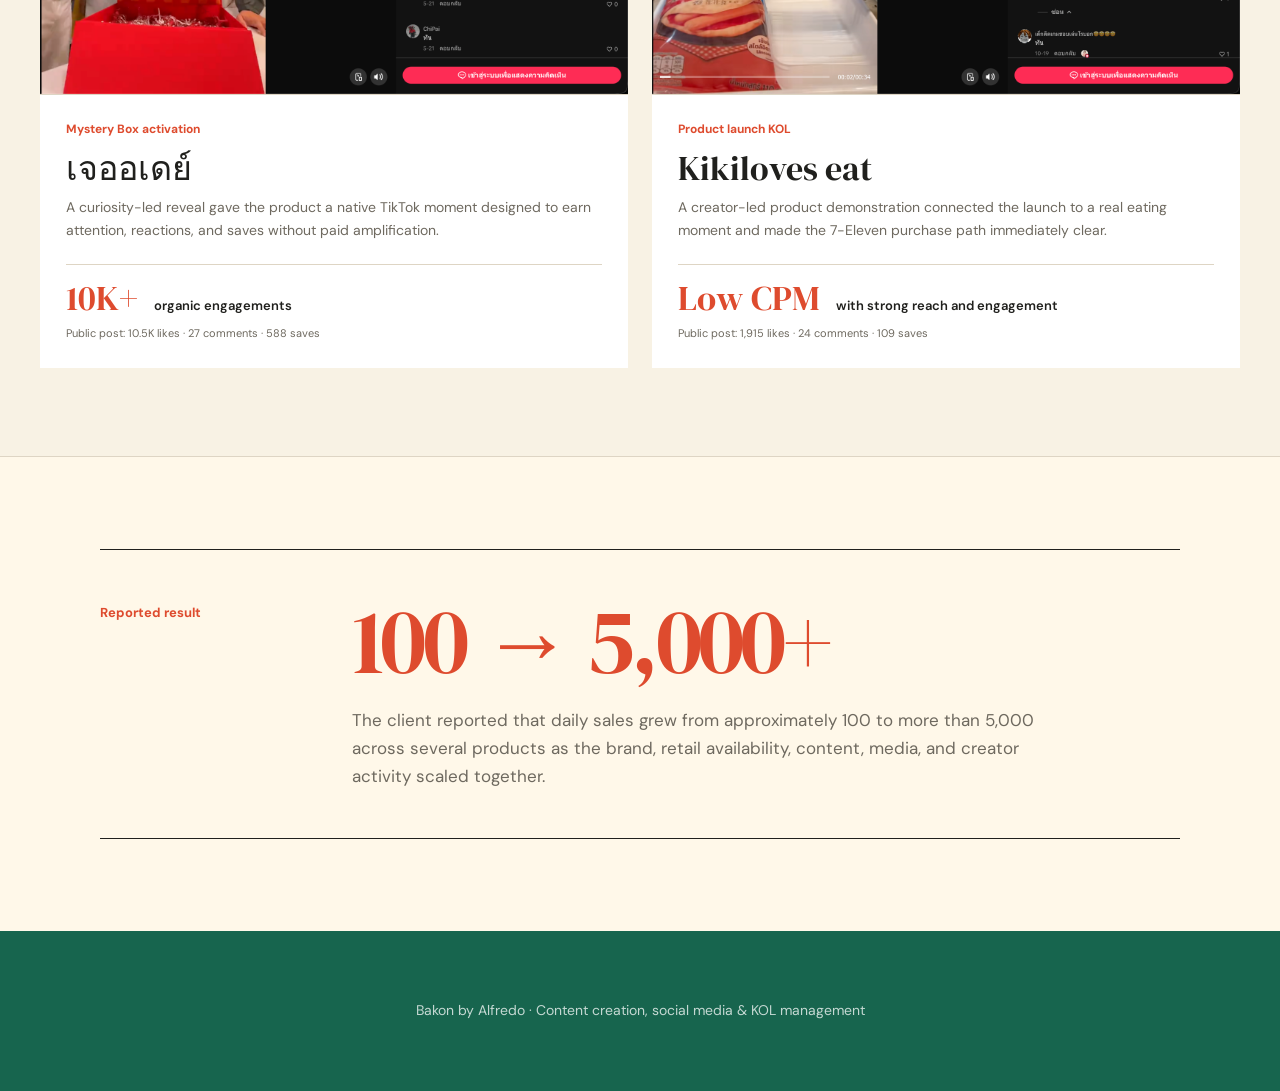
<file: bakon-brand-growth.html>
<!DOCTYPE html>
<html lang="en">
<head>
  <meta charset="UTF-8">
  <meta name="viewport" content="width=device-width, initial-scale=1.0">
  <meta name="description" content="Bakon by Alfredo content creation, social media, and KOL brand-growth case study by Purisorn Indradat.">
  <title>Bakon Brand Growth — Purisorn Indradat</title>
  <link rel="preconnect" href="https://fonts.googleapis.com">
  <link rel="preconnect" href="https://fonts.gstatic.com" crossorigin>
  <link href="https://fonts.googleapis.com/css2?family=DM+Sans:wght@400;500;600;700&amp;family=DM+Serif+Display&amp;display=swap" rel="stylesheet">
  <style>
    *, *::before, *::after { box-sizing: border-box; }

    :root {
      --cream: #fff8e9;
      --paper: #f8f2e4;
      --white: #fff;
      --ink: #20201d;
      --muted: #6e695f;
      --line: #ded5c4;
      --tomato: #de4b2e;
      --tomato-dark: #a93220;
      --cheese: #f3c34f;
      --green: #17654e;
      --pink: #ef927d;
      --max: 1080px;
    }

    html { scroll-behavior: smooth; }
    body {
      margin: 0;
      background: var(--cream);
      color: var(--ink);
      font-family: "DM Sans", sans-serif;
      font-size: 16px;
      line-height: 1.65;
      -webkit-font-smoothing: antialiased;
    }

    a { color: inherit; }
    h1, h2, h3, p { margin-top: 0; }

    .site-nav {
      position: sticky;
      top: 0;
      z-index: 20;
      border-bottom: 1px solid rgba(222, 213, 196, .9);
      background: rgba(255, 248, 233, .94);
      backdrop-filter: blur(14px);
    }

    .nav-inner {
      width: min(calc(100% - 48px), var(--max));
      height: 64px;
      margin: 0 auto;
      display: flex;
      align-items: center;
      justify-content: space-between;
    }

    .logo { font-family: "DM Serif Display", serif; font-size: 20px; text-decoration: none; }
    .back-link { color: var(--muted); font-size: 14px; text-decoration: none; }
    .back-link:hover, .back-link:focus-visible { color: var(--tomato); }
    .back-link:focus-visible { outline: 3px solid rgba(222,75,46,.22); outline-offset: 5px; }

    main { overflow: hidden; }

    .hero {
      width: min(calc(100% - 48px), var(--max));
      margin: 0 auto;
      padding: 86px 0 0;
    }

    .hero-grid {
      display: grid;
      grid-template-columns: minmax(0, 1.55fr) minmax(250px, .45fr);
      gap: 68px;
      align-items: end;
    }

    .context, .story-label { color: var(--tomato); font-size: 13px; font-weight: 700; }
    .context { margin-bottom: 22px; }

    h1 {
      max-width: 800px;
      margin-bottom: 26px;
      font-family: "DM Serif Display", serif;
      font-size: clamp(46px, 7vw, 78px);
      font-weight: 400;
      letter-spacing: -.045em;
      line-height: .98;
    }

    .hero-summary {
      max-width: 710px;
      margin-bottom: 0;
      color: var(--muted);
      font-size: clamp(17px, 2vw, 20px);
      line-height: 1.65;
    }

    .scope-list { margin: 0; border-top: 1px solid var(--line); }
    .scope-list div { display: grid; grid-template-columns: 76px 1fr; gap: 12px; padding: 12px 0; border-bottom: 1px solid var(--line); }
    .scope-list dt { color: var(--muted); font-size: 12px; font-weight: 600; }
    .scope-list dd { margin: 0; font-size: 13px; font-weight: 600; }

    .impact-strip {
      margin-top: 54px;
      display: grid;
      grid-template-columns: 1.35fr 1fr 1fr 1.25fr;
      border-top: 1px solid var(--ink);
      border-bottom: 1px solid var(--ink);
    }

    .impact-item { min-height: 130px; padding: 24px 24px 22px 0; display: flex; flex-direction: column; justify-content: space-between; }
    .impact-item + .impact-item { padding-left: 24px; border-left: 1px solid var(--line); }
    .impact-value { font-family: "DM Serif Display", serif; font-size: clamp(31px, 4vw, 46px); line-height: 1; }
    .impact-item:first-child .impact-value { color: var(--tomato); }
    .impact-label { margin: 10px 0 0; color: var(--muted); font-size: 12px; line-height: 1.45; }

    .section { width: min(calc(100% - 48px), var(--max)); margin: 0 auto; padding: 92px 0; border-bottom: 1px solid var(--line); }
    .story-row { display: grid; grid-template-columns: 190px minmax(0, 1fr); gap: 62px; }
    .story-label { margin: 4px 0 0; }
    .story-copy h2, .proof-head h2 {
      max-width: 750px;
      margin-bottom: 25px;
      font-family: "DM Serif Display", serif;
      font-size: clamp(32px, 4.2vw, 48px);
      font-weight: 400;
      letter-spacing: -.025em;
      line-height: 1.08;
    }
    .story-copy > p { max-width: 720px; margin-bottom: 18px; color: var(--muted); font-size: 18px; line-height: 1.75; }
    .story-copy strong { color: var(--ink); }

    .ownership {
      background: var(--tomato);
      color: var(--white);
    }

    .ownership-inner {
      width: min(calc(100% - 48px), var(--max));
      margin: 0 auto;
      padding: 76px 0 80px;
      display: grid;
      grid-template-columns: 190px minmax(0, 1fr);
      gap: 62px;
    }

    .ownership .story-label { color: #ffe18f; }
    .ownership h2 { max-width: 760px; margin-bottom: 34px; font-family: "DM Serif Display", serif; font-size: clamp(32px, 4.2vw, 48px); font-weight: 400; line-height: 1.08; }
    .ownership-grid { display: grid; grid-template-columns: repeat(3, 1fr); border-top: 1px solid rgba(255,255,255,.38); }
    .ownership-item { padding: 22px 22px 0 0; }
    .ownership-item + .ownership-item { padding-left: 22px; border-left: 1px solid rgba(255,255,255,.22); }
    .ownership-item strong { display: block; margin-bottom: 8px; color: #ffe18f; font-size: 13px; }
    .ownership-item p { margin: 0; color: rgba(255,255,255,.8); font-size: 14px; line-height: 1.65; }

    .workstreams { margin-top: 42px; border-top: 1px solid var(--line); }
    .workstream { display: grid; grid-template-columns: 170px minmax(0, 1fr); gap: 28px; padding: 27px 0; border-bottom: 1px solid var(--line); }
    .workstream-name { color: var(--tomato); font-size: 13px; font-weight: 700; }
    .workstream h3 { margin-bottom: 6px; font-size: 17px; line-height: 1.4; }
    .workstream p { max-width: 660px; margin-bottom: 0; color: var(--muted); font-size: 15px; line-height: 1.65; }

    .proof { background: var(--paper); border-bottom: 1px solid var(--line); }
    .proof-inner { width: min(calc(100% - 48px), 1200px); margin: 0 auto; padding: 88px 0; }
    .proof-head { width: min(100%, var(--max)); margin: 0 auto 36px; display: grid; grid-template-columns: minmax(0, 1fr) 300px; gap: 50px; align-items: end; }
    .proof-head h2 { margin-bottom: 0; }
    .proof-head p { margin: 0; color: var(--muted); font-size: 13px; line-height: 1.6; }

    .kol-grid { display: grid; grid-template-columns: repeat(2, minmax(0, 1fr)); gap: 24px; }
    .kol-case { overflow: hidden; border-top: 1px solid var(--ink); background: var(--white); }
    .kol-media { aspect-ratio: 1600 / 1083; overflow: hidden; background: #141414; border-bottom: 1px solid var(--line); }
    .kol-media img { width: 100%; height: 100%; display: block; object-fit: cover; }
    .kol-copy { padding: 25px 26px 27px; }
    .kol-type { margin-bottom: 10px; color: var(--tomato); font-size: 12px; font-weight: 700; }
    .kol-copy h3 { margin-bottom: 10px; font-family: "DM Serif Display", serif; font-size: clamp(25px, 3vw, 34px); font-weight: 400; line-height: 1.08; }
    .kol-copy > p:not(.kol-type) { margin-bottom: 0; color: var(--muted); font-size: 14px; line-height: 1.65; }
    .kol-result { margin-top: 22px; padding-top: 18px; display: grid; grid-template-columns: auto 1fr; column-gap: 16px; align-items: end; border-top: 1px solid var(--line); }
    .kol-result strong { color: var(--tomato); font-family: "DM Serif Display", serif; font-size: 35px; font-weight: 400; line-height: .9; }
    .kol-result span { color: var(--ink); font-size: 13px; font-weight: 600; line-height: 1.35; }
    .kol-proof { grid-column: 1 / -1; margin-top: 10px; color: var(--muted); font-size: 11px; line-height: 1.5; }

    .result {
      width: min(calc(100% - 48px), var(--max));
      margin: 0 auto;
      padding: 92px 0;
    }
    .result-box { display: grid; grid-template-columns: 190px minmax(0, 1fr); gap: 62px; padding: 48px 0; border-top: 1px solid var(--ink); border-bottom: 1px solid var(--ink); }
    .result-number { margin: 0; font-family: "DM Serif Display", serif; font-size: clamp(48px, 8vw, 92px); line-height: .95; letter-spacing: -.04em; color: var(--tomato); }
    .result-copy { max-width: 700px; margin: 20px 0 0; color: var(--muted); font-size: 17px; }
    .mockup-footer { min-height: 160px; display: grid; place-items: center; background: var(--green); color: var(--white); text-align: center; }
    .mockup-footer p { margin: 0; color: rgba(255,255,255,.75); font-size: 14px; }

    @media (max-width: 820px) {
      .hero-grid, .story-row, .ownership-inner, .result-box { grid-template-columns: 1fr; gap: 30px; }
      .impact-strip { grid-template-columns: repeat(2, 1fr); }
      .impact-item:nth-child(3) { border-left: 0; }
      .impact-item:nth-child(n+3) { border-top: 1px solid var(--line); }
      .ownership-grid { grid-template-columns: 1fr; }
      .ownership-item { padding: 20px 0; }
      .ownership-item + .ownership-item { padding-left: 0; border-top: 1px solid rgba(255,255,255,.22); border-left: 0; }
      .proof-head { grid-template-columns: 1fr; gap: 18px; }
      .kol-grid { grid-template-columns: 1fr; }
    }

    @media (max-width: 560px) {
      .nav-inner, .hero, .section, .ownership-inner, .result { width: calc(100% - 40px); }
      .hero { padding-top: 48px; }
      h1 { font-size: 42px; }
      .impact-item { min-height: 112px; padding: 20px 14px 20px 0; }
      .impact-item + .impact-item { padding-left: 14px; }
      .section, .result { padding: 68px 0; }
      .ownership-inner { padding: 62px 0; }
      .workstream { grid-template-columns: 1fr; gap: 8px; }
      .proof-inner { width: calc(100% - 24px); padding: 68px 0; }
      .kol-copy { padding: 22px 20px 24px; }
      .kol-result strong { font-size: 31px; }
    }

    @media (prefers-reduced-motion: reduce) { html { scroll-behavior: auto; } }
  </style>
</head>
<body>
  <nav class="site-nav" aria-label="Primary navigation">
    <div class="nav-inner">
      <a class="logo" href="index.html">Purisorn.</a>
      <a class="back-link" href="index.html#work">← Back to case studies</a>
    </div>
  </nav>

  <main>
    <header class="hero">
      <div class="hero-grid">
        <div>
          <p class="context">Bakon by Alfredo · Content &amp; social media</p>
          <h1>Building an FMCG brand people could see, remember, and buy.</h1>
          <p class="hero-summary">I helped launch Bakon from the ground up as its products entered 7-Eleven Thailand—turning a two-person team into the brand's content studio, social operation, media team, and KOL engine.</p>
        </div>

        <dl class="scope-list">
          <div><dt>Brand</dt><dd>Bakon by Alfredo</dd></div>
          <div><dt>Retail</dt><dd>7-Eleven Thailand</dd></div>
          <div><dt>Role</dt><dd>Content &amp; social lead</dd></div>
          <div><dt>Team</dt><dd>Two people</dd></div>
          <div><dt>Channels</dt><dd>Meta · TikTok · KOL</dd></div>
        </dl>
      </div>

      <div class="impact-strip" aria-label="Case-study highlights">
        <div class="impact-item"><span class="impact-value">100→5,000+</span><p class="impact-label">Client-reported daily sales volume across several products</p></div>
        <div class="impact-item"><span class="impact-value">0→1</span><p class="impact-label">Brand and content operation</p></div>
        <div class="impact-item"><span class="impact-value">2 people</span><p class="impact-label">Lean creative and growth team</p></div>
        <div class="impact-item"><span class="impact-value">3 engines</span><p class="impact-label">Content · paid social · KOL</p></div>
      </div>
    </header>

    <section class="section">
      <div class="story-row">
        <p class="story-label">Challenge</p>
        <div class="story-copy">
          <h2>A retail launch needed a brand-building engine, not occasional social posts.</h2>
          <p>Bakon was entering Thailand's largest convenience-store network as a new FMCG brand. Shelf availability created an opportunity, but awareness, consideration, and repeat interest still had to be built outside the store.</p>
          <p>With a two-person team, the challenge was to create enough <strong>consistent brand content, social distribution, and third-party credibility</strong> to support product discovery and purchase.</p>
        </div>
      </div>
    </section>

    <section class="ownership">
      <div class="ownership-inner">
        <p class="story-label">My ownership</p>
        <div>
          <h2>My partner and I operated as the brand's full social and content team.</h2>
          <div class="ownership-grid">
            <div class="ownership-item"><strong>Created</strong><p>Planned and produced still-image content and short-form video for an always-on social presence.</p></div>
            <div class="ownership-item"><strong>Distributed</strong><p>Managed the brand's social channels and paid media across Meta and TikTok.</p></div>
            <div class="ownership-item"><strong>Amplified</strong><p>Managed KOL relationships and content to build trust, awareness, and product purchase.</p></div>
          </div>
        </div>
      </div>
    </section>

    <section class="section">
      <div class="story-row">
        <p class="story-label">Operating system</p>
        <div class="story-copy">
          <h2>One content system carried the brand from launch to daily demand.</h2>
          <div class="workstreams">
            <article class="workstream"><p class="workstream-name">Content studio</p><div><h3>Turn products into repeatable creative formats</h3><p>Produced stills and short clips that could introduce products, show consumption moments, support promotions, and give the brand a recognizable voice.</p></div></article>
            <article class="workstream"><p class="workstream-name">Social management</p><div><h3>Keep the brand active across discovery channels</h3><p>Managed publishing and audience-facing activity across Meta and TikTok, then used paid distribution to extend reach beyond the existing community.</p></div></article>
            <article class="workstream"><p class="workstream-name">KOL management</p><div><h3>Borrow trust from relevant creators</h3><p>Coordinated creator selection and content so product awareness could become social proof and a reason to purchase at 7-Eleven.</p></div></article>
            <article class="workstream"><p class="workstream-name">Learning loop</p><div><h3>Use response to shape the next content cycle</h3><p>Connected audience reactions, paid-social signals, creator feedback, and client-reported sales direction to refine future creative priorities.</p></div></article>
          </div>
        </div>
      </div>
    </section>

    <section class="proof" id="kol-proof" aria-labelledby="proof-title">
      <div class="proof-inner">
        <div class="proof-head">
          <h2 id="proof-title">Creator activations made product discovery visible—and measurable.</h2>
          <p>Two KOL executions show how different creative formats generated organic interaction and efficient launch reach.</p>
        </div>

        <div class="kol-grid" aria-label="Bakon KOL campaign evidence">
          <article class="kol-case">
            <div class="kol-media"><img src="images/bakon-kol-mystery-box-jayallday.png" alt="TikTok Mystery Box activation by เจออเดย์ showing Bakon branded packaging and public engagement results."></div>
            <div class="kol-copy">
              <p class="kol-type">Mystery Box activation</p>
              <h3>เจออเดย์</h3>
              <p>A curiosity-led reveal gave the product a native TikTok moment designed to earn attention, reactions, and saves without paid amplification.</p>
              <div class="kol-result"><strong>10K+</strong><span>organic engagements</span><small class="kol-proof">Public post: 10.5K likes · 27 comments · 588 saves</small></div>
            </div>
          </article>

          <article class="kol-case">
            <div class="kol-media"><img src="images/bakon-kol-product-launch-kikiloves-eat.png" alt="TikTok product launch content by Kikiloves eat featuring Bakon pizza and public engagement results."></div>
            <div class="kol-copy">
              <p class="kol-type">Product launch KOL</p>
              <h3>Kikiloves eat</h3>
              <p>A creator-led product demonstration connected the launch to a real eating moment and made the 7-Eleven purchase path immediately clear.</p>
              <div class="kol-result"><strong>Low CPM</strong><span>with strong reach and engagement</span><small class="kol-proof">Public post: 1,915 likes · 24 comments · 109 saves</small></div>
            </div>
          </article>
        </div>
      </div>
    </section>

    <section class="result">
      <div class="result-box">
        <p class="story-label">Reported result</p>
        <div>
          <p class="result-number">100 → 5,000+</p>
          <p class="result-copy">The client reported that daily sales grew from approximately 100 to more than 5,000 across several products as the brand, retail availability, content, media, and creator activity scaled together.</p>
        </div>
      </div>
    </section>
  </main>

  <footer class="mockup-footer"><p>Bakon by Alfredo · Content creation, social media &amp; KOL management</p></footer>
</body>
</html>
</file>
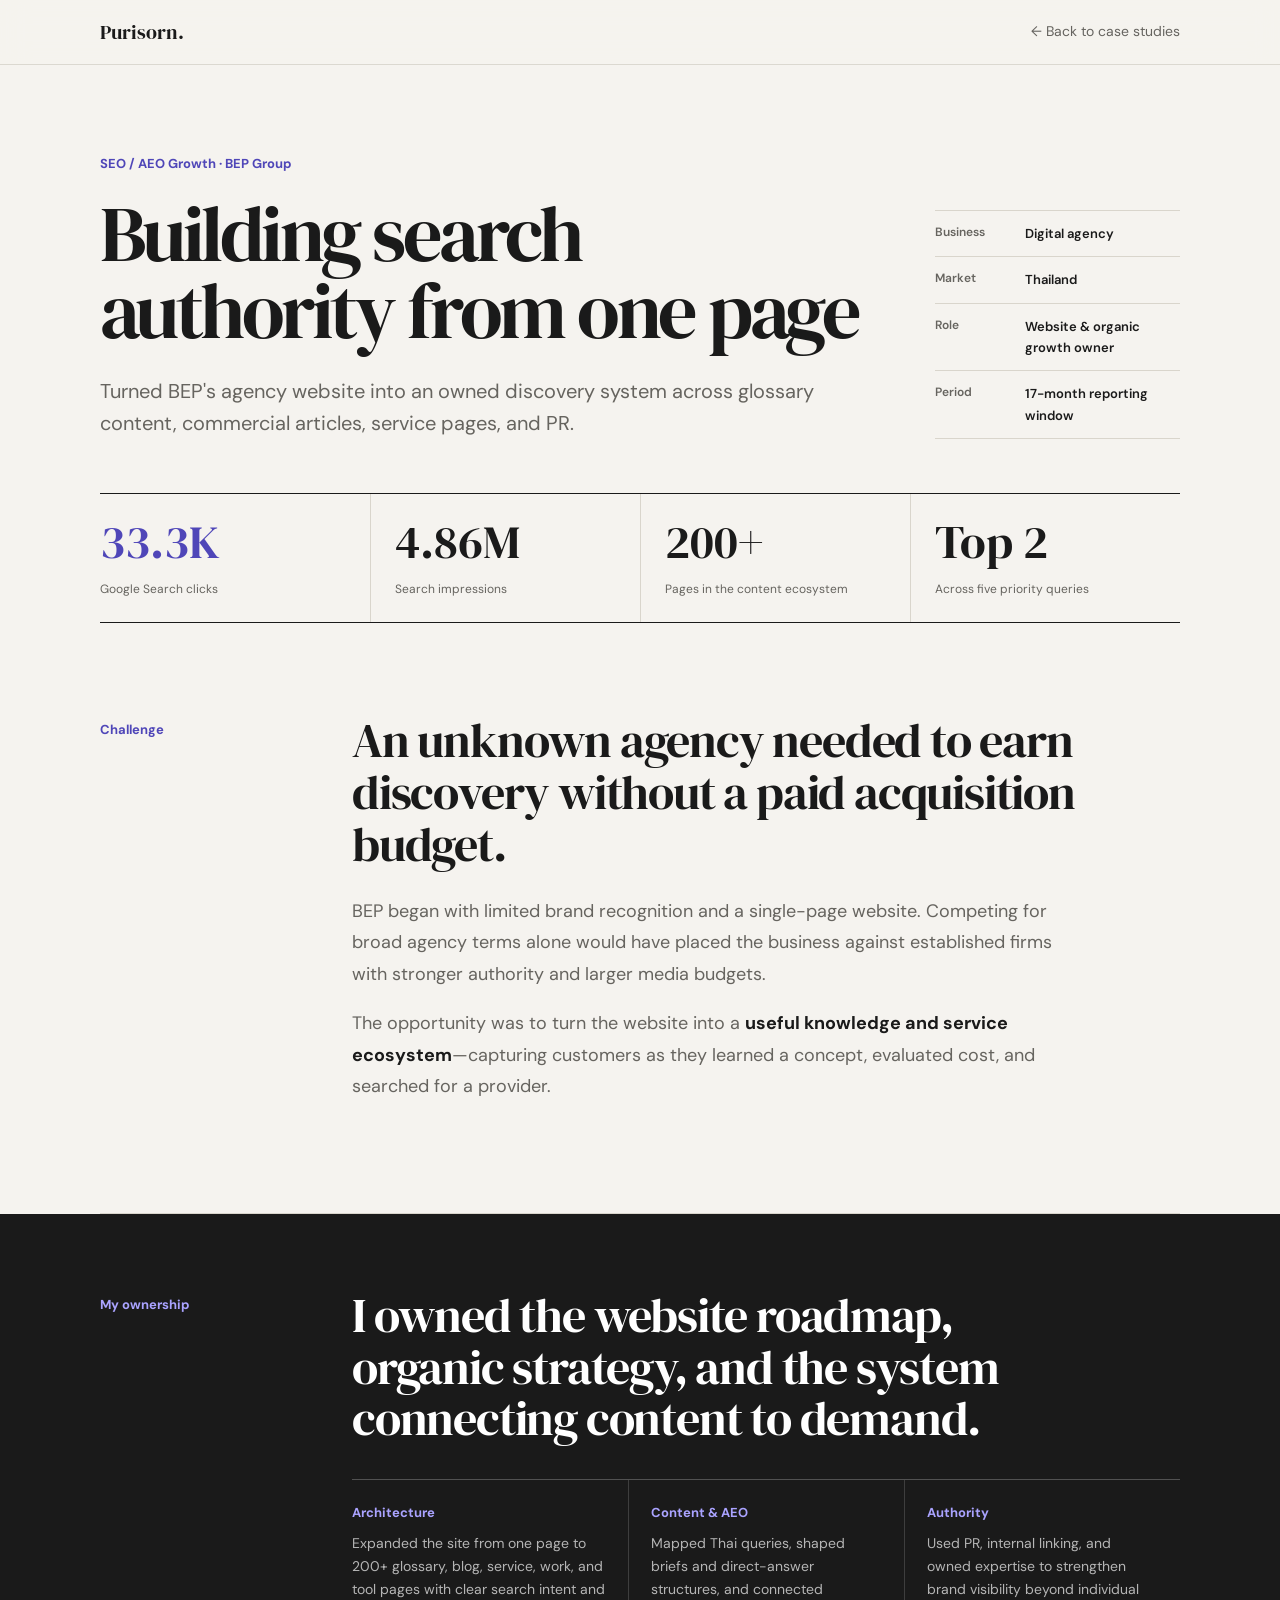
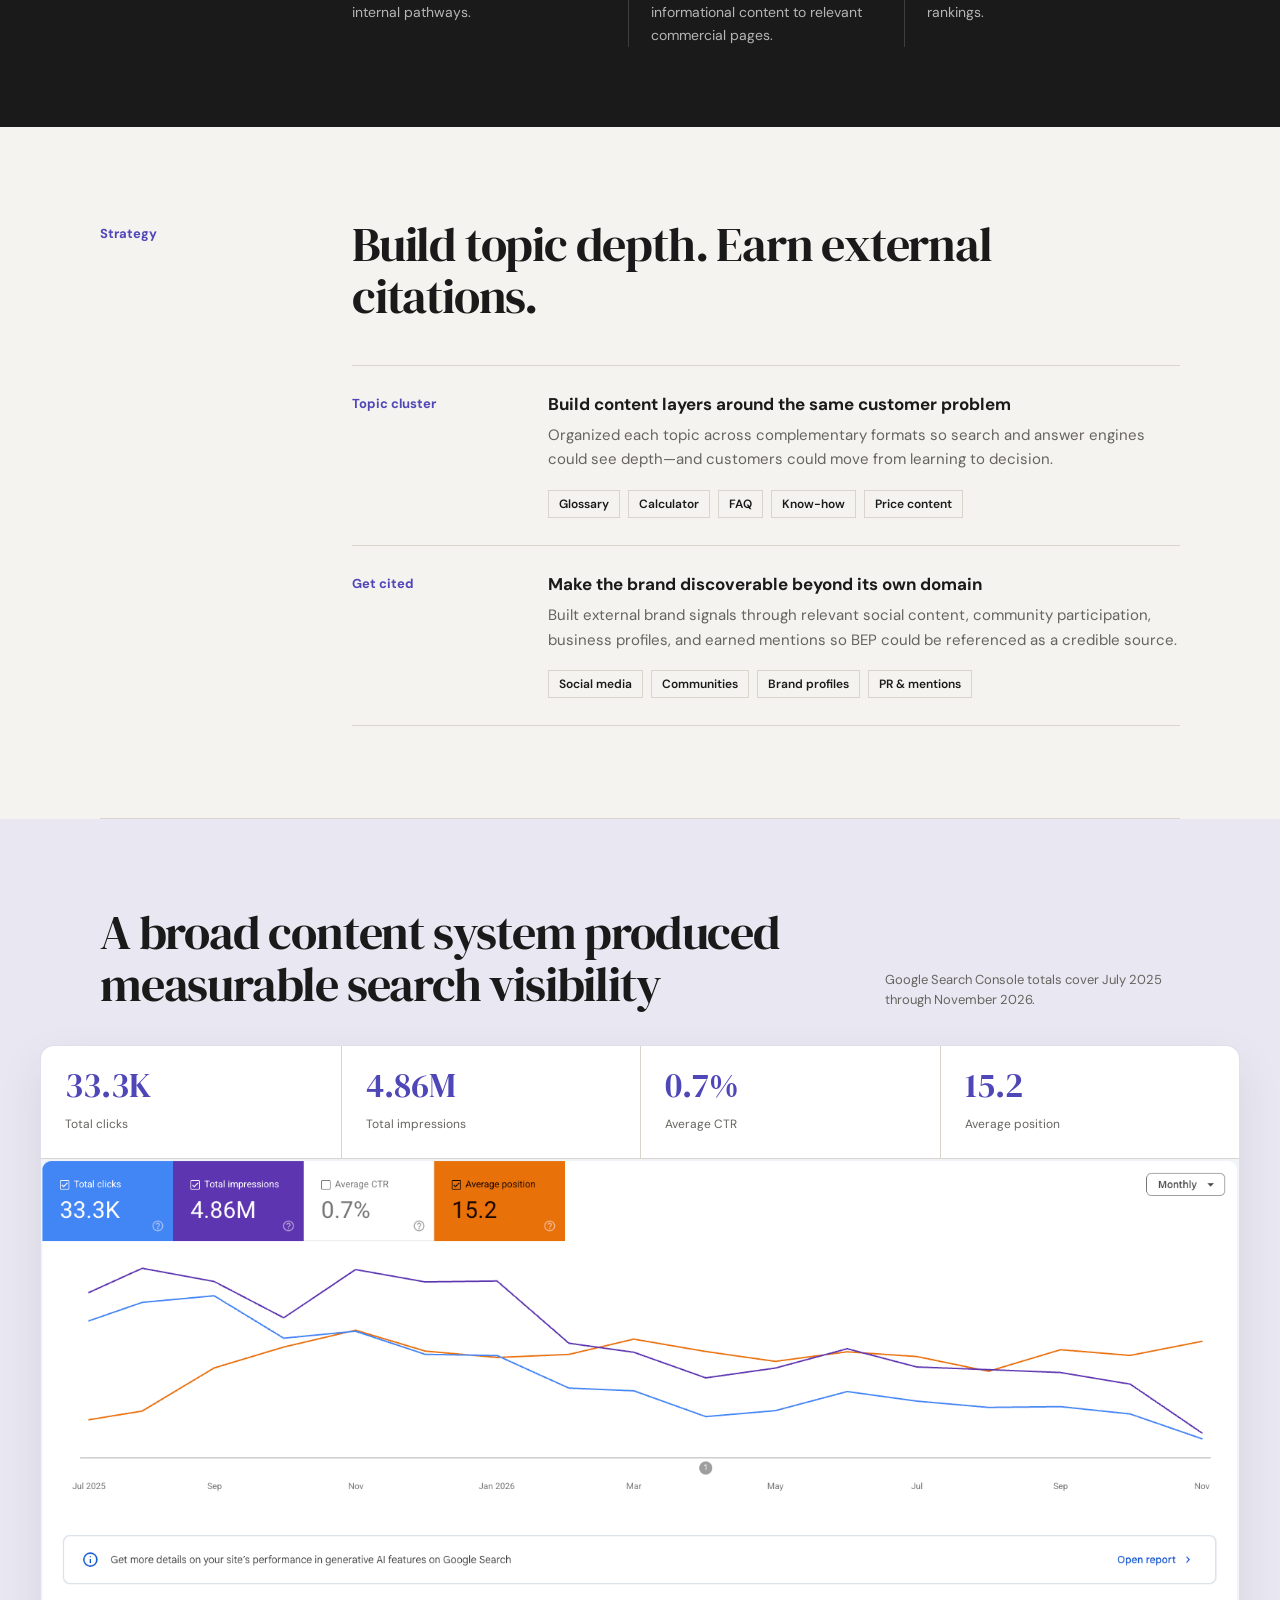
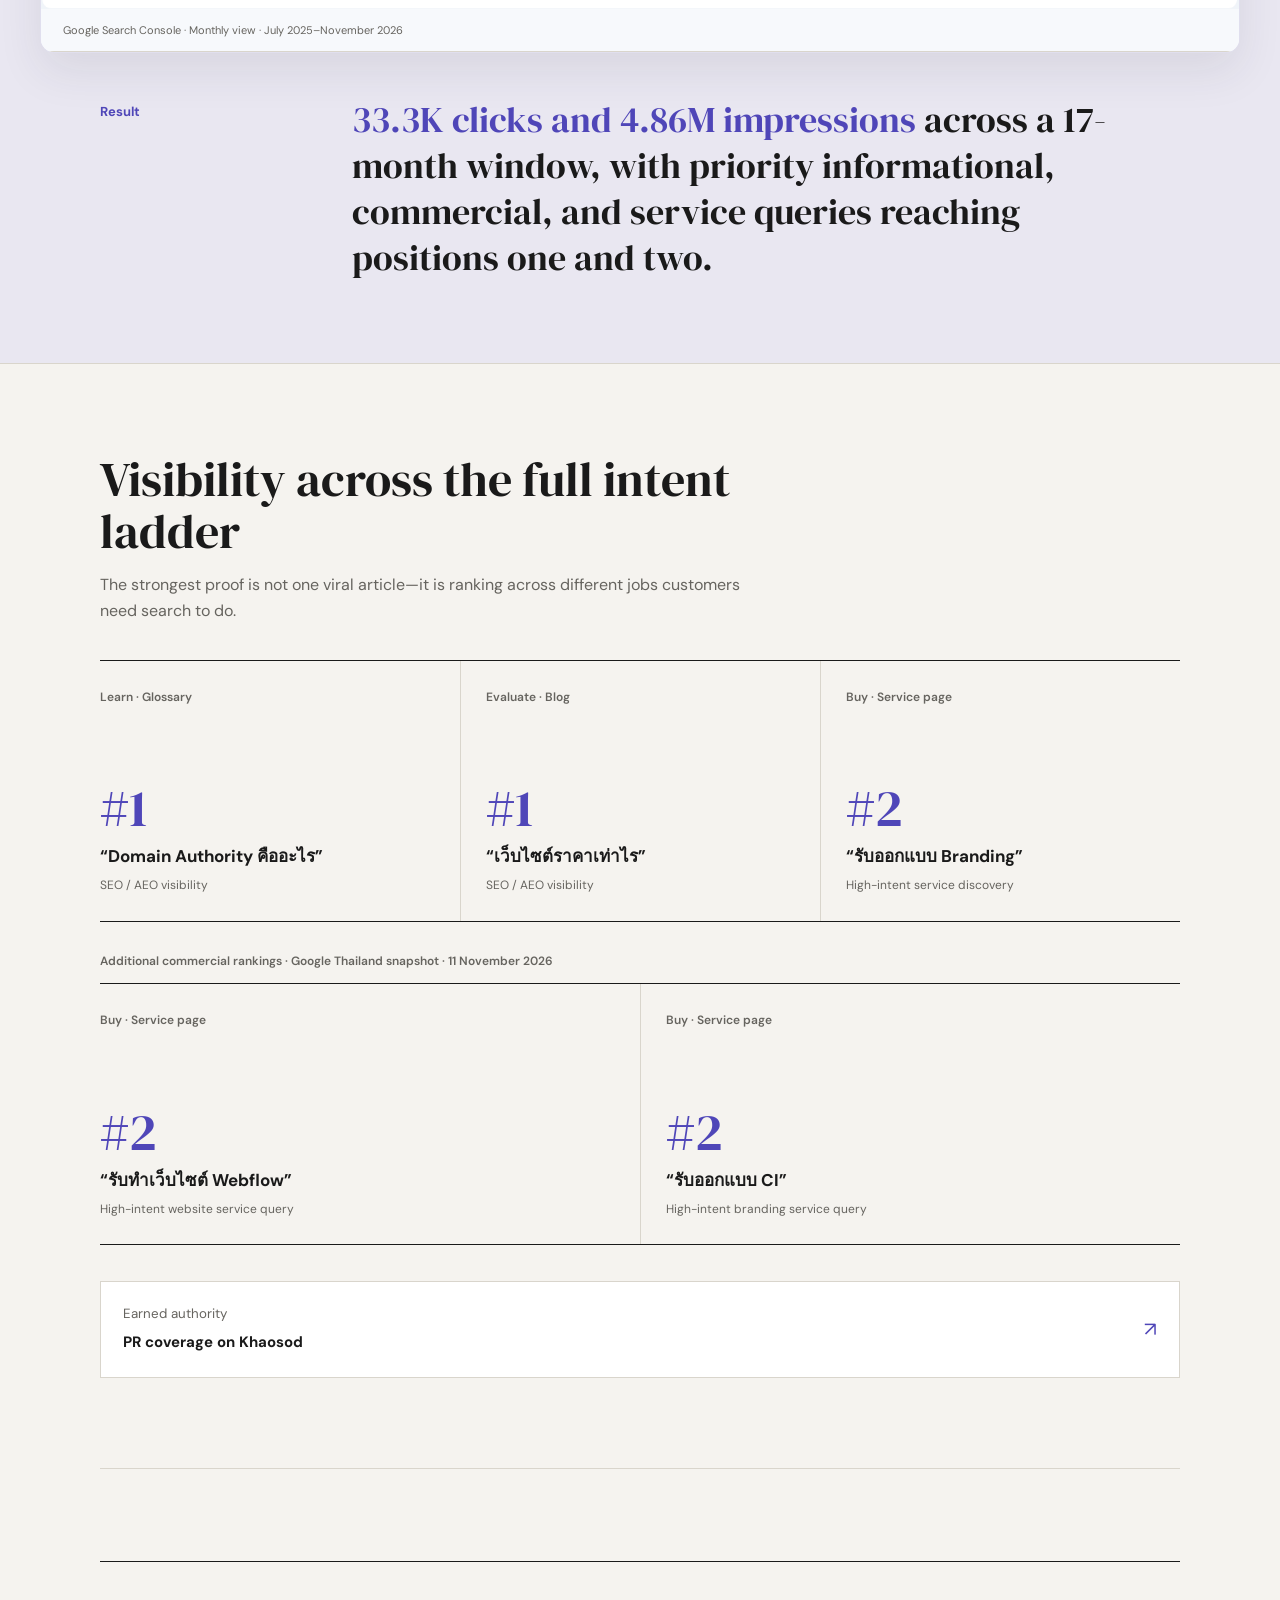
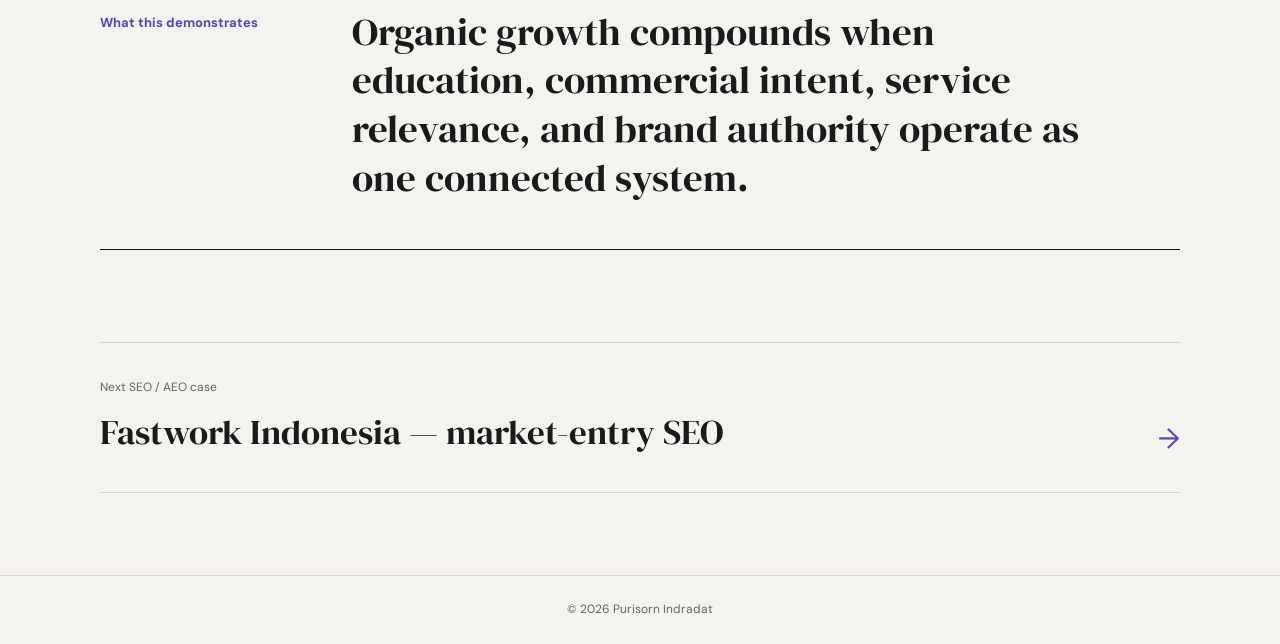
<file: bep-seo-aeo.html>
<!DOCTYPE html>
<html lang="en">
<head>
  <meta charset="UTF-8">
  <meta name="viewport" content="width=device-width, initial-scale=1.0">
  <meta name="description" content="BEP Group SEO and AEO growth case study by Purisorn Indradat.">
  <title>BEP Group SEO &amp; AEO Growth — Purisorn Indradat</title>
  <link rel="preconnect" href="https://fonts.googleapis.com">
  <link rel="preconnect" href="https://fonts.gstatic.com" crossorigin>
  <link href="https://fonts.googleapis.com/css2?family=DM+Sans:wght@400;500;600;700&amp;family=DM+Serif+Display&amp;display=swap" rel="stylesheet">
  <link rel="stylesheet" href="seo-case.css">
  <style>
    .search-console-shot { margin: 0; overflow: hidden; border-bottom: 1px solid var(--line); background: #f7f9fc; }
    .search-console-shot img { width: 100%; height: auto; display: block; }
    .search-console-shot figcaption { padding: 12px 22px; color: var(--muted); font-size: 11px; }

    .rank-section { width: min(calc(100% - 48px), var(--max)); margin: 0 auto; padding: 90px 0; border-bottom: 1px solid var(--line); }
    .rank-head { max-width: 760px; margin-bottom: 35px; }
    .rank-head h2 { margin-bottom: 14px; font-family: "DM Serif Display", serif; font-size: clamp(32px, 4.2vw, 48px); font-weight: 400; line-height: 1.08; }
    .rank-head p { max-width: 680px; color: var(--muted); font-size: 16px; }
    .rank-group-label { margin: 30px 0 12px; color: var(--muted); font-size: 12px; font-weight: 600; }
    .rank-grid { display: grid; grid-template-columns: repeat(3, minmax(0, 1fr)); border-top: 1px solid var(--ink); border-bottom: 1px solid var(--ink); }
    .rank-grid-secondary { grid-template-columns: repeat(2, minmax(0, 1fr)); }
    .rank-card { min-height: 260px; padding: 27px 25px 25px 0; display: flex; flex-direction: column; color: inherit; text-decoration: none; }
    .rank-card + .rank-card { padding-left: 25px; border-left: 1px solid var(--line); }
    .rank-card:hover .rank-keyword, .rank-card:focus-visible .rank-keyword { color: var(--search); }
    .rank-card:focus-visible { outline: 3px solid rgba(79, 70, 184, .23); outline-offset: 6px; }
    .rank-stage { margin-bottom: auto; color: var(--muted); font-size: 12px; font-weight: 600; }
    .rank-number { margin-bottom: 13px; color: var(--search); font-family: "DM Serif Display", serif; font-size: 52px; line-height: .9; }
    .rank-keyword { margin-bottom: 8px; font-size: 17px; font-weight: 700; line-height: 1.35; transition: color .15s; }
    .rank-type { margin: 0; color: var(--muted); font-size: 12px; }

    .signal-grid { margin-top: 36px; }
    .signal-link { padding: 21px 22px; display: grid; grid-template-columns: 1fr auto; gap: 20px; align-items: center; border: 1px solid var(--line); background: var(--white); text-decoration: none; }
    .signal-link:hover, .signal-link:focus-visible { border-color: var(--search); }
    .signal-link:focus-visible { outline: 3px solid rgba(79, 70, 184, .23); outline-offset: 4px; }
    .signal-link small { display: block; margin-bottom: 4px; color: var(--muted); }
    .signal-link strong { font-size: 15px; }
    .signal-link span { color: var(--search); font-size: 20px; }

    .method-tags { margin: 18px 0 0; padding: 0; display: flex; flex-wrap: wrap; gap: 8px; list-style: none; }
    .method-tags li { padding: 7px 10px; border: 1px solid var(--line); color: var(--ink); font-size: 12px; font-weight: 600; line-height: 1; }

    @media (max-width: 760px) {
      .rank-grid { grid-template-columns: 1fr; }
      .rank-card { min-height: 220px; padding: 24px 0; }
      .rank-card + .rank-card { padding-left: 0; border-top: 1px solid var(--line); border-left: 0; }
    }

    @media (max-width: 480px) {
      .rank-section { width: calc(100% - 40px); padding: 68px 0; }
      .search-console-shot { overflow-x: auto; }
      .search-console-shot img { min-width: 760px; }
    }
  </style>
</head>
<body>
  <nav class="site-nav"><div class="nav-inner"><a class="logo" href="index.html">Purisorn.</a><a class="back-link" href="index.html#work">← Back to case studies</a></div></nav>
  <main>
    <header class="hero">
      <div class="hero-grid">
        <div>
          <p class="context">SEO / AEO Growth · BEP Group</p>
          <h1>Building search authority from one page</h1>
          <p class="hero-summary">Turned BEP's agency website into an owned discovery system across glossary content, commercial articles, service pages, and PR.</p>
        </div>
        <dl class="scope-list">
          <div><dt>Business</dt><dd>Digital agency</dd></div>
          <div><dt>Market</dt><dd>Thailand</dd></div>
          <div><dt>Role</dt><dd>Website &amp; organic growth owner</dd></div>
          <div><dt>Period</dt><dd>17-month reporting window</dd></div>
        </dl>
      </div>
      <div class="impact-strip">
        <div class="impact-item"><div class="impact-value">33.3K</div><p class="impact-label">Google Search clicks</p></div>
        <div class="impact-item"><div class="impact-value">4.86M</div><p class="impact-label">Search impressions</p></div>
        <div class="impact-item"><div class="impact-value">200+</div><p class="impact-label">Pages in the content ecosystem</p></div>
        <div class="impact-item"><div class="impact-value">Top 2</div><p class="impact-label">Across five priority queries</p></div>
      </div>
    </header>

    <section class="section"><div class="story-row"><p class="story-label">Challenge</p><div class="story-copy">
      <h2>An unknown agency needed to earn discovery without a paid acquisition budget.</h2>
      <p>BEP began with limited brand recognition and a single-page website. Competing for broad agency terms alone would have placed the business against established firms with stronger authority and larger media budgets.</p>
      <p>The opportunity was to turn the website into a <strong>useful knowledge and service ecosystem</strong>—capturing customers as they learned a concept, evaluated cost, and searched for a provider.</p>
    </div></div></section>

    <section class="ownership-band"><div class="ownership-inner"><p class="story-label">My ownership</p><div class="ownership-content">
      <h2>I owned the website roadmap, organic strategy, and the system connecting content to demand.</h2>
      <div class="ownership-grid">
        <div class="ownership-item"><strong>Architecture</strong><p>Expanded the site from one page to 200+ glossary, blog, service, work, and tool pages with clear search intent and internal pathways.</p></div>
        <div class="ownership-item"><strong>Content &amp; AEO</strong><p>Mapped Thai queries, shaped briefs and direct-answer structures, and connected informational content to relevant commercial pages.</p></div>
        <div class="ownership-item"><strong>Authority</strong><p>Used PR, internal linking, and owned expertise to strengthen brand visibility beyond individual rankings.</p></div>
      </div>
    </div></div></section>

    <section class="section"><div class="story-row"><p class="story-label">Strategy</p><div class="story-copy">
      <h2>Build topic depth. Earn external citations.</h2>
      <div class="method-list">
        <div class="method"><div class="method-name">Topic cluster</div><div><h3>Build content layers around the same customer problem</h3><p>Organized each topic across complementary formats so search and answer engines could see depth—and customers could move from learning to decision.</p><ul class="method-tags"><li>Glossary</li><li>Calculator</li><li>FAQ</li><li>Know-how</li><li>Price content</li></ul></div></div>
        <div class="method"><div class="method-name">Get cited</div><div><h3>Make the brand discoverable beyond its own domain</h3><p>Built external brand signals through relevant social content, community participation, business profiles, and earned mentions so BEP could be referenced as a credible source.</p><ul class="method-tags"><li>Social media</li><li>Communities</li><li>Brand profiles</li><li>PR &amp; mentions</li></ul></div></div>
      </div>
    </div></div></section>

    <section class="evidence"><div class="evidence-inner">
      <div class="evidence-head"><h2>A broad content system produced measurable search visibility</h2><p>Google Search Console totals cover July 2025 through November 2026.</p></div>
      <div class="evidence-board">
        <div class="metric-row">
          <div class="metric"><strong>33.3K</strong><span>Total clicks</span></div>
          <div class="metric"><strong>4.86M</strong><span>Total impressions</span></div>
          <div class="metric"><strong>0.7%</strong><span>Average CTR</span></div>
          <div class="metric"><strong>15.2</strong><span>Average position</span></div>
        </div>
        <figure class="search-console-shot"><img src="images/bep-seo-search-console.png" alt="Google Search Console performance for BEP Group showing 33,300 clicks, 4.86 million impressions, 0.7 percent CTR, and average position 15.2 from July 2025 to November 2026."><figcaption>Google Search Console · Monthly view · July 2025–November 2026</figcaption></figure>
      </div>
      <div class="result-line"><p class="story-label">Result</p><p><span>33.3K clicks and 4.86M impressions</span> across a 17-month window, with priority informational, commercial, and service queries reaching positions one and two.</p></div>
    </div></section>

    <section class="rank-section">
      <div class="rank-head"><h2>Visibility across the full intent ladder</h2><p>The strongest proof is not one viral article—it is ranking across different jobs customers need search to do.</p></div>
      <div class="rank-grid">
        <a class="rank-card" href="https://www.bepgroup.space/glossary/domain-authority" target="_blank" rel="noopener noreferrer"><p class="rank-stage">Learn · Glossary</p><div class="rank-number">#1</div><div class="rank-keyword">“Domain Authority คืออะไร”</div><p class="rank-type">SEO / AEO visibility</p></a>
        <a class="rank-card" href="https://www.bepgroup.space/blog/how-much-does-a-website-cost" target="_blank" rel="noopener noreferrer"><p class="rank-stage">Evaluate · Blog</p><div class="rank-number">#1</div><div class="rank-keyword">“เว็บไซต์ราคาเท่าไร”</div><p class="rank-type">SEO / AEO visibility</p></a>
        <a class="rank-card" href="https://www.bepgroup.space/branding-and-logo-design" target="_blank" rel="noopener noreferrer"><p class="rank-stage">Buy · Service page</p><div class="rank-number">#2</div><div class="rank-keyword">“รับออกแบบ Branding”</div><p class="rank-type">High-intent service discovery</p></a>
      </div>
      <p class="rank-group-label">Additional commercial rankings · Google Thailand snapshot · 11 November 2026</p>
      <div class="rank-grid rank-grid-secondary">
        <a class="rank-card" href="https://www.bepgroup.space/webflow-service" target="_blank" rel="noopener noreferrer"><p class="rank-stage">Buy · Service page</p><div class="rank-number">#2</div><div class="rank-keyword">“รับทำเว็บไซต์ Webflow”</div><p class="rank-type">High-intent website service query</p></a>
        <a class="rank-card" href="https://www.bepgroup.space/ci-service" target="_blank" rel="noopener noreferrer"><p class="rank-stage">Buy · Service page</p><div class="rank-number">#2</div><div class="rank-keyword">“รับออกแบบ CI”</div><p class="rank-type">High-intent branding service query</p></a>
      </div>
      <div class="signal-grid" aria-label="Authority evidence">
        <a class="signal-link" href="https://www.khaosod.co.th/pr-news/news_7150739" target="_blank" rel="noopener noreferrer"><div><small>Earned authority</small><strong>PR coverage on Khaosod</strong></div><span>↗</span></a>
      </div>
    </section>

    <section class="learning"><div class="learning-box"><p class="story-label">What this demonstrates</p><blockquote>Organic growth compounds when education, commercial intent, service relevance, and brand authority operate as one connected system.</blockquote></div></section>
    <nav class="case-nav"><a class="next-link" href="fastwork-id-seo.html"><span><small>Next SEO / AEO case</small><strong>Fastwork Indonesia — market-entry SEO</strong></span><span class="next-arrow">→</span></a></nav>
  </main>
  <footer>© 2026 Purisorn Indradat</footer>
</body>
</html>
</file>
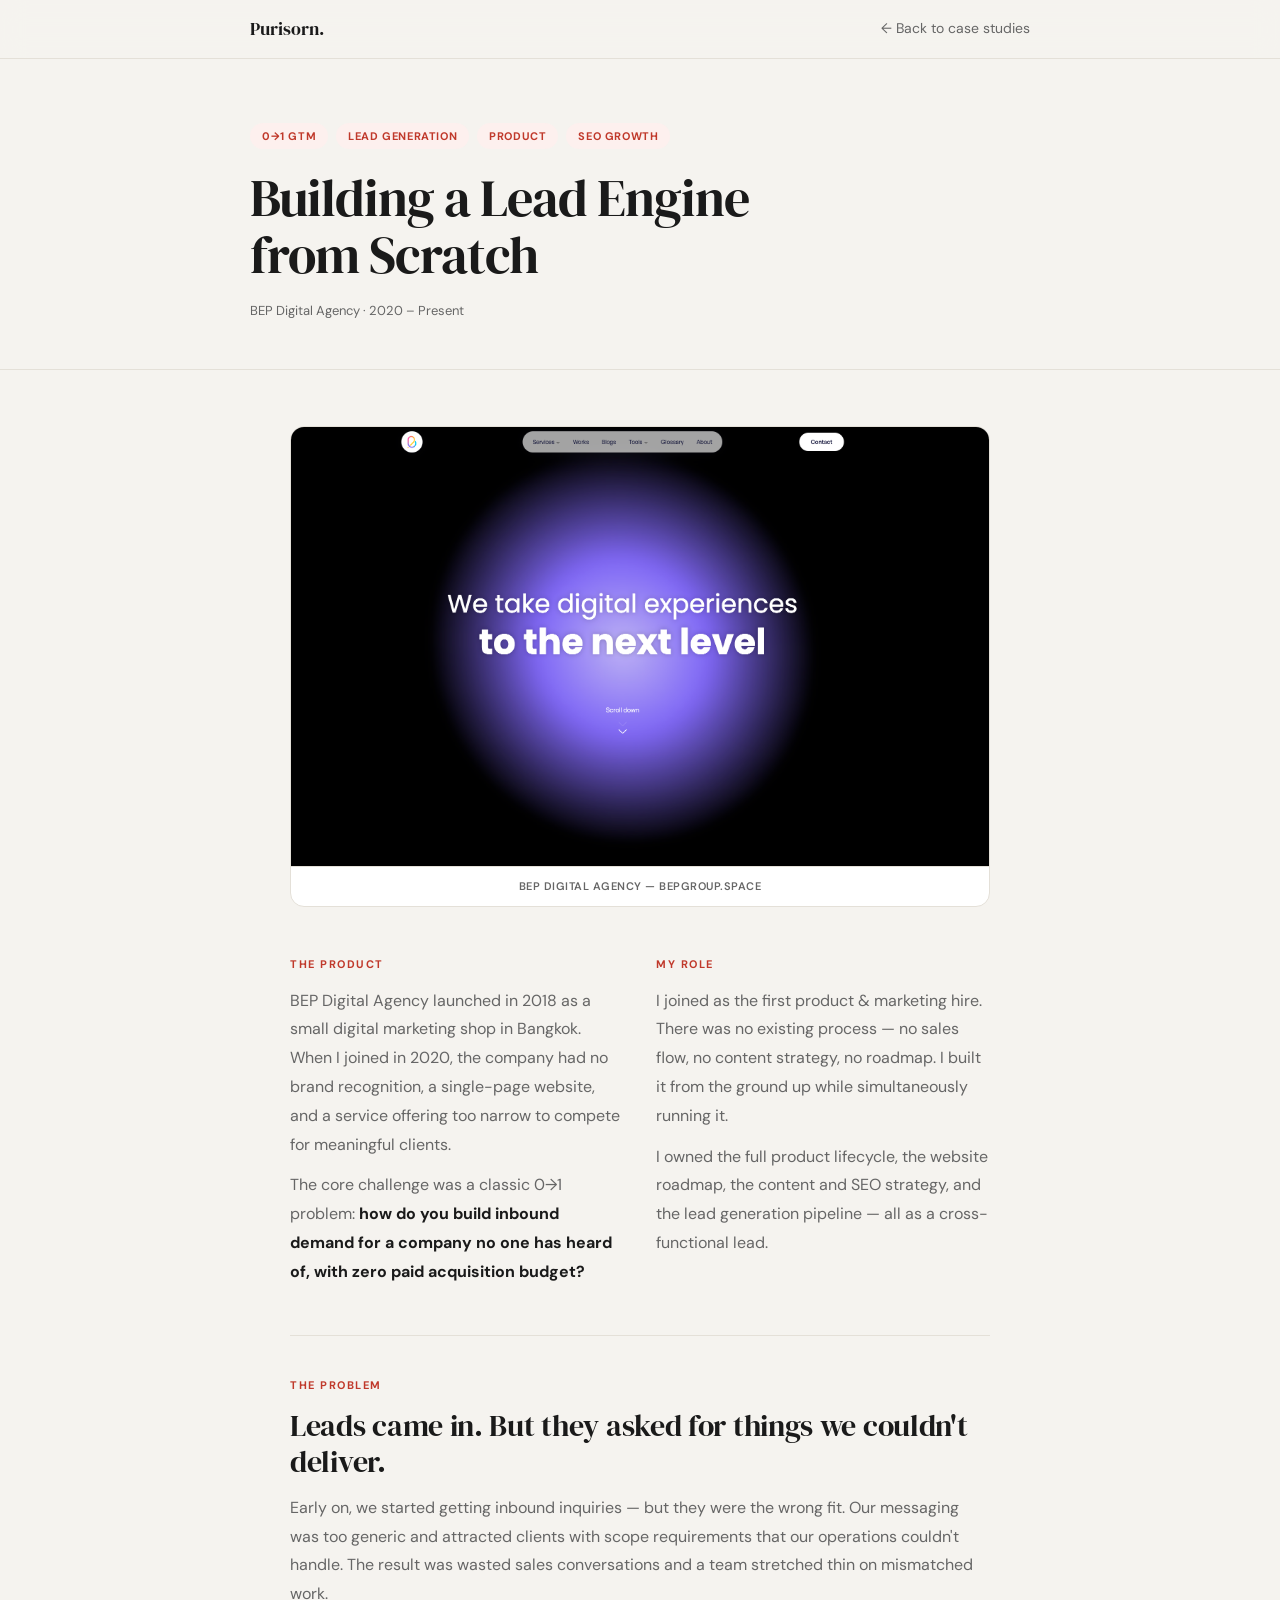
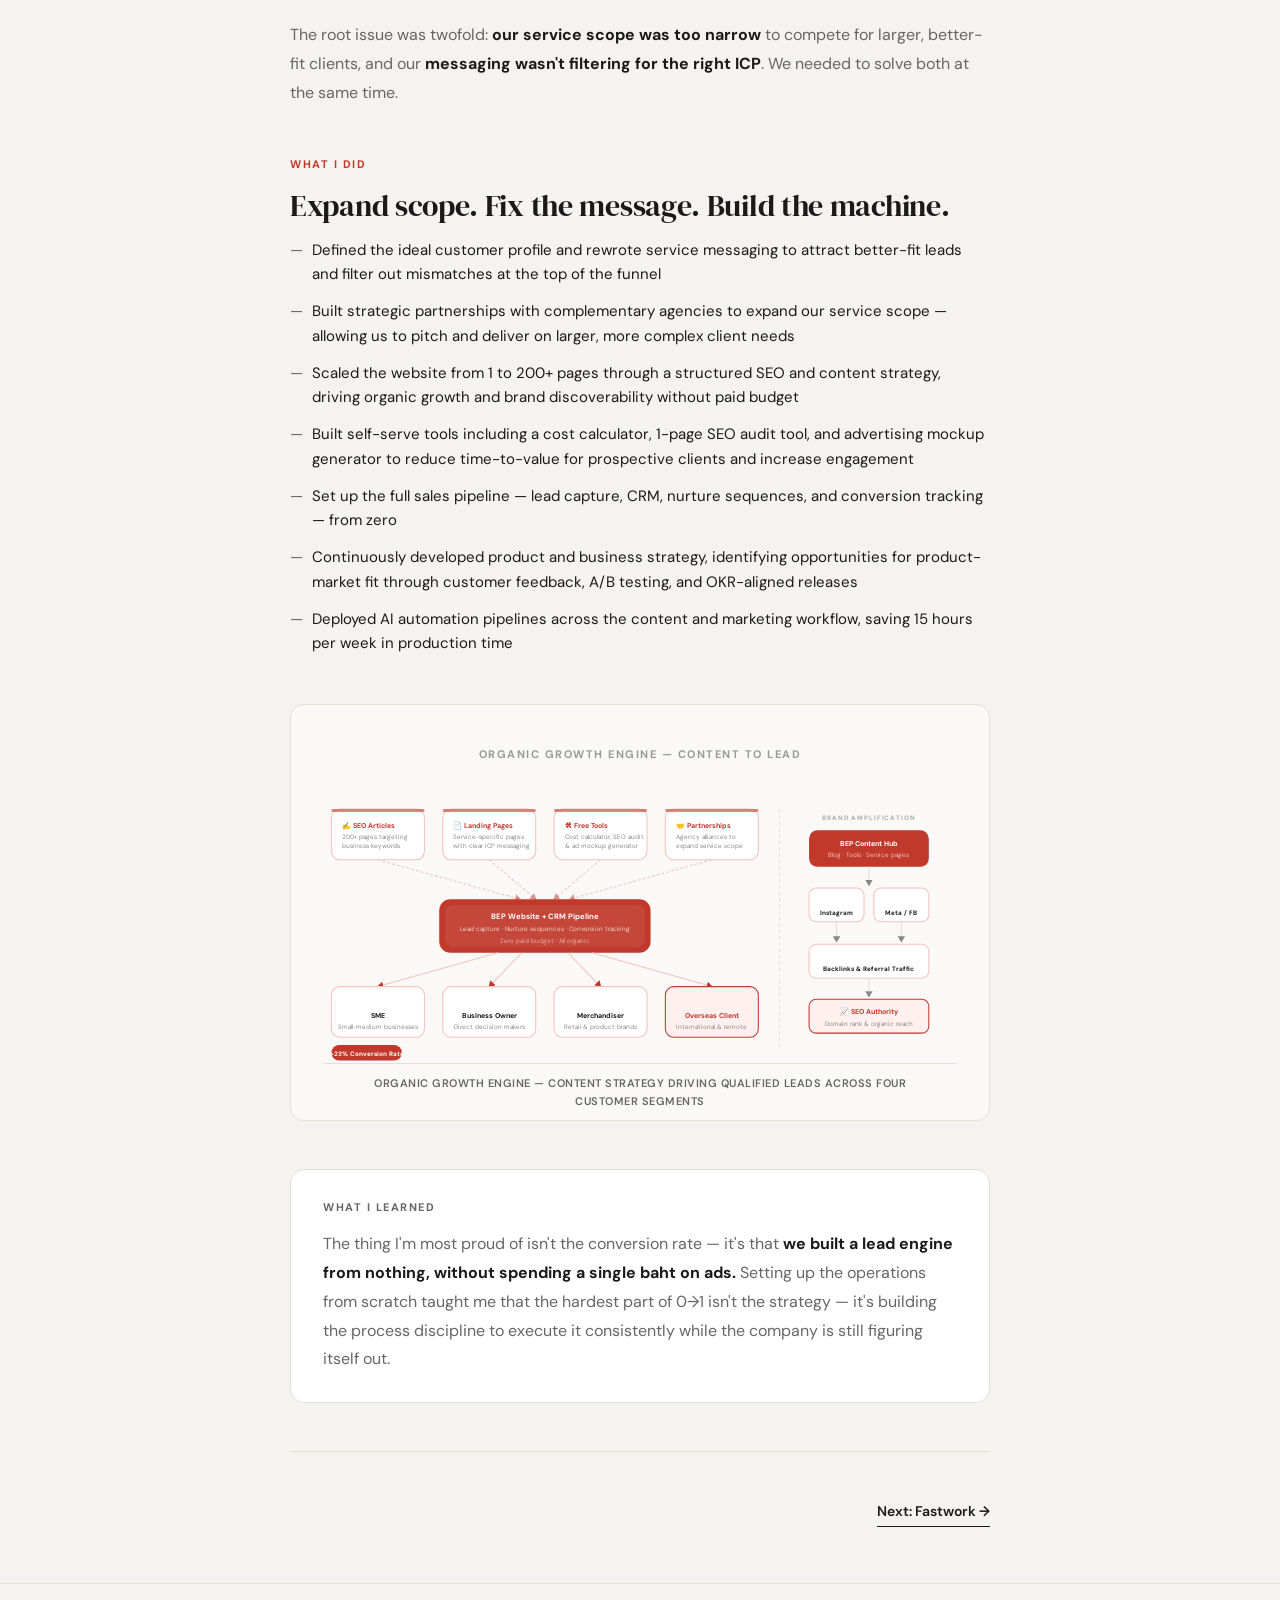
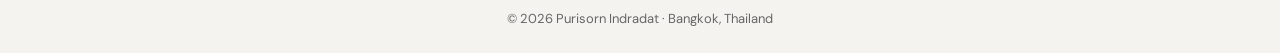
<file: bep.html>
<!DOCTYPE html>
<html lang="en">
<head>
  <meta charset="UTF-8" />
  <meta name="viewport" content="width=device-width, initial-scale=1.0" />
  <title>BEP Digital — Purisorn Indradat</title>
  <link rel="preconnect" href="https://fonts.googleapis.com">
  <link href="https://fonts.googleapis.com/css2?family=DM+Sans:ital,wght@0,300;0,400;0,500;0,600;0,700;1,400&family=DM+Serif+Display:ital@0;1&display=swap" rel="stylesheet">
  <style>
    *, *::before, *::after { box-sizing: border-box; margin: 0; padding: 0; }
    :root {
      --white: #ffffff; --bg: #f5f3ef; --ink: #1a1a1a; --ink-light: #666;
      --border: #e4e0d8; --accent: #c0392b; --accent-light: #fdf0ee;
      --max: 780px;
    }
    html { scroll-behavior: smooth; }
    body { background: var(--bg); color: var(--ink); font-family: 'DM Sans', sans-serif; font-size: 16px; line-height: 1.65; }

    nav {
      position: sticky; top: 0; z-index: 100;
      background: rgba(245,243,239,0.92); backdrop-filter: blur(12px);
      border-bottom: 1px solid var(--border); padding: 0 40px;
    }
    nav .wrap { max-width: var(--max); margin: 0 auto; display: flex; align-items: center; justify-content: space-between; height: 58px; }
    .nav-logo { font-family: 'DM Serif Display', serif; font-size: 18px; color: var(--ink); text-decoration: none; }
    .nav-back { font-size: 14px; color: var(--ink-light); text-decoration: none; display: flex; align-items: center; gap: 6px; transition: color 0.15s; }
    .nav-back:hover { color: var(--ink); }

    .hero { padding: 64px 40px 48px; border-bottom: 1px solid var(--border); }
    .hero-inner { max-width: var(--max); margin: 0 auto; }
    .chips { display: flex; gap: 8px; flex-wrap: wrap; margin-bottom: 20px; }
    .chip { font-size: 11px; font-weight: 700; text-transform: uppercase; letter-spacing: 0.6px; padding: 4px 12px; border-radius: 99px; background: var(--accent-light); color: var(--accent); }
    h1 { font-family: 'DM Serif Display', serif; font-size: clamp(32px, 5vw, 52px); font-weight: 400; letter-spacing: -1px; line-height: 1.1; color: var(--ink); margin-bottom: 16px; }
    .hero-meta { display: flex; align-items: center; gap: 20px; flex-wrap: wrap; }
    .hero-company { font-size: 13px; color: var(--ink-light); }
    .hero-stat { font-size: 13px; font-weight: 700; color: var(--accent); }

    .content { max-width: var(--max); margin: 0 auto; padding: 56px 40px; }

    .img-block {
      width: 100%; border-radius: 14px; overflow: hidden;
      background: var(--white); border: 1px solid var(--border);
      margin-bottom: 48px;
    }
    .img-block img { width: 100%; display: block; }
    .img-caption { font-size: 11px; color: var(--ink-light); text-align: center; padding: 10px 20px; border-top: 1px solid var(--border); letter-spacing: 0.5px; text-transform: uppercase; font-weight: 600; }

    .two-col { display: grid; grid-template-columns: 1fr 1fr; gap: 32px; margin-bottom: 48px; }
    @media(max-width:560px){ .two-col { grid-template-columns: 1fr; } }

    .block { margin-bottom: 48px; }
    .block-label { font-size: 11px; font-weight: 700; letter-spacing: 1.5px; text-transform: uppercase; color: var(--accent); margin-bottom: 14px; }
    .block h2 { font-family: 'DM Serif Display', serif; font-size: clamp(22px, 3vw, 30px); font-weight: 400; letter-spacing: -0.3px; margin-bottom: 14px; line-height: 1.2; }
    .block p { color: var(--ink-light); line-height: 1.8; margin-bottom: 12px; }
    .block p:last-child { margin-bottom: 0; }
    .block p strong { color: var(--ink); }

    ul.did { list-style: none; display: flex; flex-direction: column; gap: 12px; }
    ul.did li { font-size: 15px; color: var(--ink); padding-left: 22px; position: relative; line-height: 1.65; }
    ul.did li::before { content: '—'; position: absolute; left: 0; color: var(--ink-light); }

    .outcome-box {
      background: var(--accent-light); border: 1px solid #f2c4bc;
      border-radius: 14px; padding: 28px 32px; margin-bottom: 48px;
    }
    .outcome-box .block-label { color: var(--accent); }
    .outcome-box p { font-size: 18px; font-weight: 700; color: var(--ink); line-height: 1.6; }

    .learned { background: var(--white); border: 1px solid var(--border); border-radius: 14px; padding: 28px 32px; margin-bottom: 48px; }
    .learned .block-label { color: var(--ink-light); }

    .nav-cs { display: flex; justify-content: space-between; padding-top: 48px; border-top: 1px solid var(--border); }
    .nav-cs a { font-size: 14px; font-weight: 600; color: var(--ink); text-decoration: none; display: flex; align-items: center; gap: 6px; border-bottom: 1.5px solid var(--ink); padding-bottom: 2px; transition: color 0.15s, border-color 0.15s; }
    .nav-cs a:hover { color: var(--accent); border-color: var(--accent); }

    footer { text-align: center; padding: 24px; font-size: 13px; color: var(--ink-light); border-top: 1px solid var(--border); margin-top: 0; }
    @media(max-width:480px) {
      nav { padding: 0 20px; }
      .hero { padding: 48px 20px 36px; }
      .content { padding: 40px 20px; }
      h1 { font-size: 30px; letter-spacing: -0.5px; }
      .two-col { grid-template-columns: 1fr !important; gap: 24px !important; }
      .img-block { margin-bottom: 32px; }
      .learned, .outcome-box { padding: 20px; }
      .nav-cs { flex-direction: column; gap: 16px; }
    }
  </style>
</head>
<body>

<nav>
  <div class="wrap" style="padding:0">
    <a href="/" class="nav-logo">Purisorn.</a>
    <a href="index.html#work" class="nav-back">← Back to case studies</a>
  </div>
</nav>

<div class="hero">
  <div class="hero-inner">
    <div class="chips">
      <span class="chip">0→1 GTM</span>
      <span class="chip">Lead Generation</span>
      <span class="chip">Product</span>
      <span class="chip">SEO Growth</span>
    </div>
    <h1>Building a Lead Engine<br>from Scratch</h1>
    <div class="hero-meta">
      <span class="hero-company">BEP Digital Agency · 2020 – Present</span>
    </div>
  </div>
</div>

<div class="content">

  <!-- Screenshot of BEP site -->
  <div class="img-block">
    <img src="images/bep-homepage.png" alt="BEP Digital Agency website">
    <div class="img-caption">BEP Digital Agency — bepgroup.space</div>
  </div>

  <!-- Product & My Role -->
  <div class="two-col">
    <div class="block" style="margin-bottom:0">
      <div class="block-label">The Product</div>
      <p>BEP Digital Agency launched in 2018 as a small digital marketing shop in Bangkok. When I joined in 2020, the company had no brand recognition, a single-page website, and a service offering too narrow to compete for meaningful clients.</p>
      <p>The core challenge was a classic 0→1 problem: <strong>how do you build inbound demand for a company no one has heard of, with zero paid acquisition budget?</strong></p>
    </div>
    <div class="block" style="margin-bottom:0">
      <div class="block-label">My Role</div>
      <p>I joined as the first product & marketing hire. There was no existing process — no sales flow, no content strategy, no roadmap. I built it from the ground up while simultaneously running it.</p>
      <p>I owned the full product lifecycle, the website roadmap, the content and SEO strategy, and the lead generation pipeline — all as a cross-functional lead.</p>
    </div>
  </div>

  <div style="border-top:1px solid var(--border); margin: 40px 0"></div>

  <!-- The Problem -->
  <div class="block">
    <div class="block-label">The Problem</div>
    <h2>Leads came in. But they asked for things we couldn't deliver.</h2>
    <p>Early on, we started getting inbound inquiries — but they were the wrong fit. Our messaging was too generic and attracted clients with scope requirements that our operations couldn't handle. The result was wasted sales conversations and a team stretched thin on mismatched work.</p>
    <p>The root issue was twofold: <strong>our service scope was too narrow</strong> to compete for larger, better-fit clients, and our <strong>messaging wasn't filtering for the right ICP</strong>. We needed to solve both at the same time.</p>
  </div>

  <!-- What I Did -->
  <div class="block">
    <div class="block-label">What I Did</div>
    <h2>Expand scope. Fix the message. Build the machine.</h2>
    <ul class="did">
      <li>Defined the ideal customer profile and rewrote service messaging to attract better-fit leads and filter out mismatches at the top of the funnel</li>
      <li>Built strategic partnerships with complementary agencies to expand our service scope — allowing us to pitch and deliver on larger, more complex client needs</li>
      <li>Scaled the website from 1 to 200+ pages through a structured SEO and content strategy, driving organic growth and brand discoverability without paid budget</li>
      <li>Built self-serve tools including a cost calculator, 1-page SEO audit tool, and advertising mockup generator to reduce time-to-value for prospective clients and increase engagement</li>
      <li>Set up the full sales pipeline — lead capture, CRM, nurture sequences, and conversion tracking — from zero</li>
      <li>Continuously developed product and business strategy, identifying opportunities for product-market fit through customer feedback, A/B testing, and OKR-aligned releases</li>
      <li>Deployed AI automation pipelines across the content and marketing workflow, saving 15 hours per week in production time</li>
    </ul>
  </div>

  <!-- GROWTH ENGINE DIAGRAM -->
  <div class="img-block" style="padding: 40px 32px 0; background: #faf9f7;">
    <div style="text-align:center; font-size:11px; font-weight:700; letter-spacing:1.5px; text-transform:uppercase; color:#999; margin-bottom:32px;">Organic Growth Engine — Content to Lead</div>

    <svg viewBox="0 0 900 380" fill="none" xmlns="http://www.w3.org/2000/svg" style="width:100%;display:block;">
      <defs>
        <marker id="arrc" markerWidth="7" markerHeight="7" refX="5" refY="3.5" orient="auto">
          <path d="M 0 0 L 6 3.5 L 0 7 Z" fill="#c0392b" opacity="0.5"/>
        </marker>
        <marker id="arrc2" markerWidth="7" markerHeight="7" refX="5" refY="3.5" orient="auto">
          <path d="M 0 0 L 6 3.5 L 0 7 Z" fill="#c0392b"/>
        </marker>
        <marker id="arrb" markerWidth="7" markerHeight="7" refX="5" refY="3.5" orient="auto">
          <path d="M 0 0 L 6 3.5 L 0 7 Z" fill="#888"/>
        </marker>
      </defs>

      <!-- ═══════════════════════════════
           MAIN DIAGRAM (left, 0–630)
      ═══════════════════════════════ -->

      <!-- TOP ROW — 4 inputs evenly spaced in 630px -->
      <!-- SEO Articles: center=78 -->
      <rect x="12" y="20" width="132" height="72" rx="12" fill="white" stroke="#f2c4bc" stroke-width="1.5"/>
      <rect x="12" y="20" width="132" height="4" rx="2" fill="#c0392b" opacity="0.6"/>
      <text x="27" y="47" font-family="DM Sans, sans-serif" font-size="10" font-weight="700" fill="#c0392b">✍️  SEO Articles</text>
      <text x="27" y="62" font-family="DM Sans, sans-serif" font-size="9" fill="#888">200+ pages targeting</text>
      <text x="27" y="75" font-family="DM Sans, sans-serif" font-size="9" fill="#888">business keywords</text>

      <!-- Landing Pages: center=236 -->
      <rect x="170" y="20" width="132" height="72" rx="12" fill="white" stroke="#f2c4bc" stroke-width="1.5"/>
      <rect x="170" y="20" width="132" height="4" rx="2" fill="#c0392b" opacity="0.6"/>
      <text x="185" y="47" font-family="DM Sans, sans-serif" font-size="10" font-weight="700" fill="#c0392b">📄  Landing Pages</text>
      <text x="185" y="62" font-family="DM Sans, sans-serif" font-size="9" fill="#888">Service-specific pages</text>
      <text x="185" y="75" font-family="DM Sans, sans-serif" font-size="9" fill="#888">with clear ICP messaging</text>

      <!-- Free Tools: center=394 -->
      <rect x="328" y="20" width="132" height="72" rx="12" fill="white" stroke="#f2c4bc" stroke-width="1.5"/>
      <rect x="328" y="20" width="132" height="4" rx="2" fill="#c0392b" opacity="0.6"/>
      <text x="343" y="47" font-family="DM Sans, sans-serif" font-size="10" font-weight="700" fill="#c0392b">🛠  Free Tools</text>
      <text x="343" y="62" font-family="DM Sans, sans-serif" font-size="9" fill="#888">Cost calculator, SEO audit</text>
      <text x="343" y="75" font-family="DM Sans, sans-serif" font-size="9" fill="#888">&amp; ad mockup generator</text>

      <!-- Partnerships: center=552 -->
      <rect x="486" y="20" width="132" height="72" rx="12" fill="white" stroke="#f2c4bc" stroke-width="1.5"/>
      <rect x="486" y="20" width="132" height="4" rx="2" fill="#c0392b" opacity="0.6"/>
      <text x="501" y="47" font-family="DM Sans, sans-serif" font-size="10" font-weight="700" fill="#c0392b">🤝  Partnerships</text>
      <text x="501" y="62" font-family="DM Sans, sans-serif" font-size="9" fill="#888">Agency alliances to</text>
      <text x="501" y="75" font-family="DM Sans, sans-serif" font-size="9" fill="#888">expand service scope</text>

      <!-- HUB: x=165, w=300, center-x=315, top=148, bottom=224 -->
      <!-- Arrows from each box bottom-center → hub top-center (315,148) -->
      <line x1="78"  y1="92" x2="280" y2="148" stroke="#f2c4bc" stroke-width="1.5" stroke-dasharray="4 3" marker-end="url(#arrc)"/>
      <line x1="236" y1="92" x2="302" y2="148" stroke="#f2c4bc" stroke-width="1.5" stroke-dasharray="4 3" marker-end="url(#arrc)"/>
      <line x1="394" y1="92" x2="328" y2="148" stroke="#f2c4bc" stroke-width="1.5" stroke-dasharray="4 3" marker-end="url(#arrc)"/>
      <line x1="552" y1="92" x2="350" y2="148" stroke="#f2c4bc" stroke-width="1.5" stroke-dasharray="4 3" marker-end="url(#arrc)"/>

      <!-- HUB BOX -->
      <rect x="165" y="148" width="300" height="76" rx="16" fill="#c0392b"/>
      <rect x="173" y="156" width="284" height="60" rx="12" fill="white" opacity="0.07"/>
      <text x="315" y="176" text-anchor="middle" font-family="DM Sans, sans-serif" font-size="11" font-weight="700" fill="white">BEP Website + CRM Pipeline</text>
      <text x="315" y="193" text-anchor="middle" font-family="DM Sans, sans-serif" font-size="9" fill="rgba(255,255,255,0.75)">Lead capture · Nurture sequences · Conversion tracking</text>
      <text x="315" y="210" text-anchor="middle" font-family="DM Sans, sans-serif" font-size="9" fill="rgba(255,255,255,0.55)">Zero paid budget · All organic</text>

      <!-- Arrows from hub bottom-center (315,224) → each segment top-center -->
      <!-- SME center=78, BizOwner=236, Merch=394, Overseas=552 -->
      <line x1="248" y1="224" x2="78"  y2="272" stroke="#f2c4bc" stroke-width="1.5" marker-end="url(#arrc2)"/>
      <line x1="282" y1="224" x2="236" y2="272" stroke="#f2c4bc" stroke-width="1.5" marker-end="url(#arrc2)"/>
      <line x1="348" y1="224" x2="394" y2="272" stroke="#f2c4bc" stroke-width="1.5" marker-end="url(#arrc2)"/>
      <line x1="382" y1="224" x2="552" y2="272" stroke="#f2c4bc" stroke-width="1.5" marker-end="url(#arrc2)"/>

      <!-- BOTTOM ROW — audience segments (same x as top boxes) -->
      <!-- SME -->
      <rect x="12" y="272" width="132" height="72" rx="12" fill="white" stroke="#f2c4bc" stroke-width="1.5"/>
      <text x="78" y="298" text-anchor="middle" font-size="17">🏬</text>
      <text x="78" y="317" text-anchor="middle" font-family="DM Sans, sans-serif" font-size="10" font-weight="700" fill="#1a1a1a">SME</text>
      <text x="78" y="332" text-anchor="middle" font-family="DM Sans, sans-serif" font-size="9" fill="#888">Small-medium businesses</text>

      <!-- Business Owner -->
      <rect x="170" y="272" width="132" height="72" rx="12" fill="white" stroke="#f2c4bc" stroke-width="1.5"/>
      <text x="236" y="298" text-anchor="middle" font-size="17">💼</text>
      <text x="236" y="317" text-anchor="middle" font-family="DM Sans, sans-serif" font-size="10" font-weight="700" fill="#1a1a1a">Business Owner</text>
      <text x="236" y="332" text-anchor="middle" font-family="DM Sans, sans-serif" font-size="9" fill="#888">Direct decision makers</text>

      <!-- Merchandiser -->
      <rect x="328" y="272" width="132" height="72" rx="12" fill="white" stroke="#f2c4bc" stroke-width="1.5"/>
      <text x="394" y="298" text-anchor="middle" font-size="17">🛒</text>
      <text x="394" y="317" text-anchor="middle" font-family="DM Sans, sans-serif" font-size="10" font-weight="700" fill="#1a1a1a">Merchandiser</text>
      <text x="394" y="332" text-anchor="middle" font-family="DM Sans, sans-serif" font-size="9" fill="#888">Retail &amp; product brands</text>

      <!-- Overseas Client -->
      <rect x="486" y="272" width="132" height="72" rx="12" fill="#fdf0ee" stroke="#c0392b" stroke-width="1.5"/>
      <text x="552" y="298" text-anchor="middle" font-size="17">🌏</text>
      <text x="552" y="317" text-anchor="middle" font-family="DM Sans, sans-serif" font-size="10" font-weight="700" fill="#c0392b">Overseas Client</text>
      <text x="552" y="332" text-anchor="middle" font-family="DM Sans, sans-serif" font-size="9" fill="#888">International &amp; remote</text>

      <!-- ═══════════════════════════════
           DIVIDER
      ═══════════════════════════════ -->
      <line x1="648" y1="20" x2="648" y2="360" stroke="#e4e0d8" stroke-width="1.5" stroke-dasharray="5 4"/>

      <!-- ═══════════════════════════════
           SIDE SUB-DIAGRAM — Brand Amplification
           x: 660–890, centered at 775
      ═══════════════════════════════ -->

      <!-- Label -->
      <text x="775" y="36" text-anchor="middle" font-family="DM Sans, sans-serif" font-size="9" font-weight="700" letter-spacing="1.2" fill="#aaa">BRAND AMPLIFICATION</text>

      <!-- BEP Content node -->
      <rect x="690" y="50" width="170" height="52" rx="12" fill="#c0392b"/>
      <text x="775" y="72" text-anchor="middle" font-family="DM Sans, sans-serif" font-size="10" font-weight="700" fill="white">BEP Content Hub</text>
      <text x="775" y="88" text-anchor="middle" font-family="DM Sans, sans-serif" font-size="9" fill="rgba(255,255,255,0.7)">Blog · Tools · Service pages</text>

      <!-- Arrow down -->
      <line x1="775" y1="102" x2="775" y2="128" stroke="#e4e0d8" stroke-width="1.5" marker-end="url(#arrb)"/>

      <!-- Instagram + Meta row -->
      <rect x="690" y="132" width="78" height="48" rx="10" fill="white" stroke="#f2c4bc" stroke-width="1.5"/>
      <text x="729" y="153" text-anchor="middle" font-size="14">📸</text>
      <text x="729" y="170" text-anchor="middle" font-family="DM Sans, sans-serif" font-size="9" font-weight="700" fill="#1a1a1a">Instagram</text>

      <rect x="782" y="132" width="78" height="48" rx="10" fill="white" stroke="#f2c4bc" stroke-width="1.5"/>
      <text x="821" y="153" text-anchor="middle" font-size="14">📘</text>
      <text x="821" y="170" text-anchor="middle" font-family="DM Sans, sans-serif" font-size="9" font-weight="700" fill="#1a1a1a">Meta / FB</text>

      <!-- Arrow down from both to backlinks -->
      <line x1="729" y1="180" x2="729" y2="208" stroke="#e4e0d8" stroke-width="1.5" marker-end="url(#arrb)"/>
      <line x1="821" y1="180" x2="821" y2="208" stroke="#e4e0d8" stroke-width="1.5" marker-end="url(#arrb)"/>

      <!-- Backlinks node -->
      <rect x="690" y="212" width="170" height="48" rx="10" fill="white" stroke="#f2c4bc" stroke-width="1.5"/>
      <text x="775" y="233" text-anchor="middle" font-size="13">🔗</text>
      <text x="775" y="250" text-anchor="middle" font-family="DM Sans, sans-serif" font-size="9" font-weight="700" fill="#1a1a1a">Backlinks &amp; Referral Traffic</text>

      <!-- Arrow down -->
      <line x1="775" y1="260" x2="775" y2="286" stroke="#e4e0d8" stroke-width="1.5" marker-end="url(#arrb)"/>

      <!-- SEO Authority outcome -->
      <rect x="690" y="290" width="170" height="48" rx="10" fill="#fdf0ee" stroke="#c0392b" stroke-width="1.5"/>
      <text x="775" y="311" text-anchor="middle" font-family="DM Sans, sans-serif" font-size="10" font-weight="700" fill="#c0392b">📈  SEO Authority</text>
      <text x="775" y="328" text-anchor="middle" font-family="DM Sans, sans-serif" font-size="9" fill="#888">Domain rank &amp; organic reach</text>

      <!-- +23% CVR badge bottom-left of main -->
      <rect x="12" y="355" width="100" height="22" rx="11" fill="#c0392b"/>
      <text x="62" y="370" text-anchor="middle" font-family="DM Sans, sans-serif" font-size="9" font-weight="700" fill="white">+23% Conversion Rate</text>

    </svg>

    <div class="img-caption">Organic growth engine — content strategy driving qualified leads across four customer segments</div>
  </div>

  <!-- Outcome -->

  <!-- What I Learned -->
  <div class="learned">
    <div class="block-label">What I Learned</div>
    <p style="color:var(--ink-light); line-height:1.8">The thing I'm most proud of isn't the conversion rate — it's that <strong style="color:var(--ink)">we built a lead engine from nothing, without spending a single baht on ads.</strong> Setting up the operations from scratch taught me that the hardest part of 0→1 isn't the strategy — it's building the process discipline to execute it consistently while the company is still figuring itself out.</p>
  </div>

  <!-- Case nav -->
  <div class="nav-cs">
    <span style="visibility:hidden">prev</span>
    <a href="fastwork.html">Next: Fastwork →</a>
  </div>

</div>

<footer>© 2026 Purisorn Indradat · Bangkok, Thailand</footer>

</body>
</html>
</file>
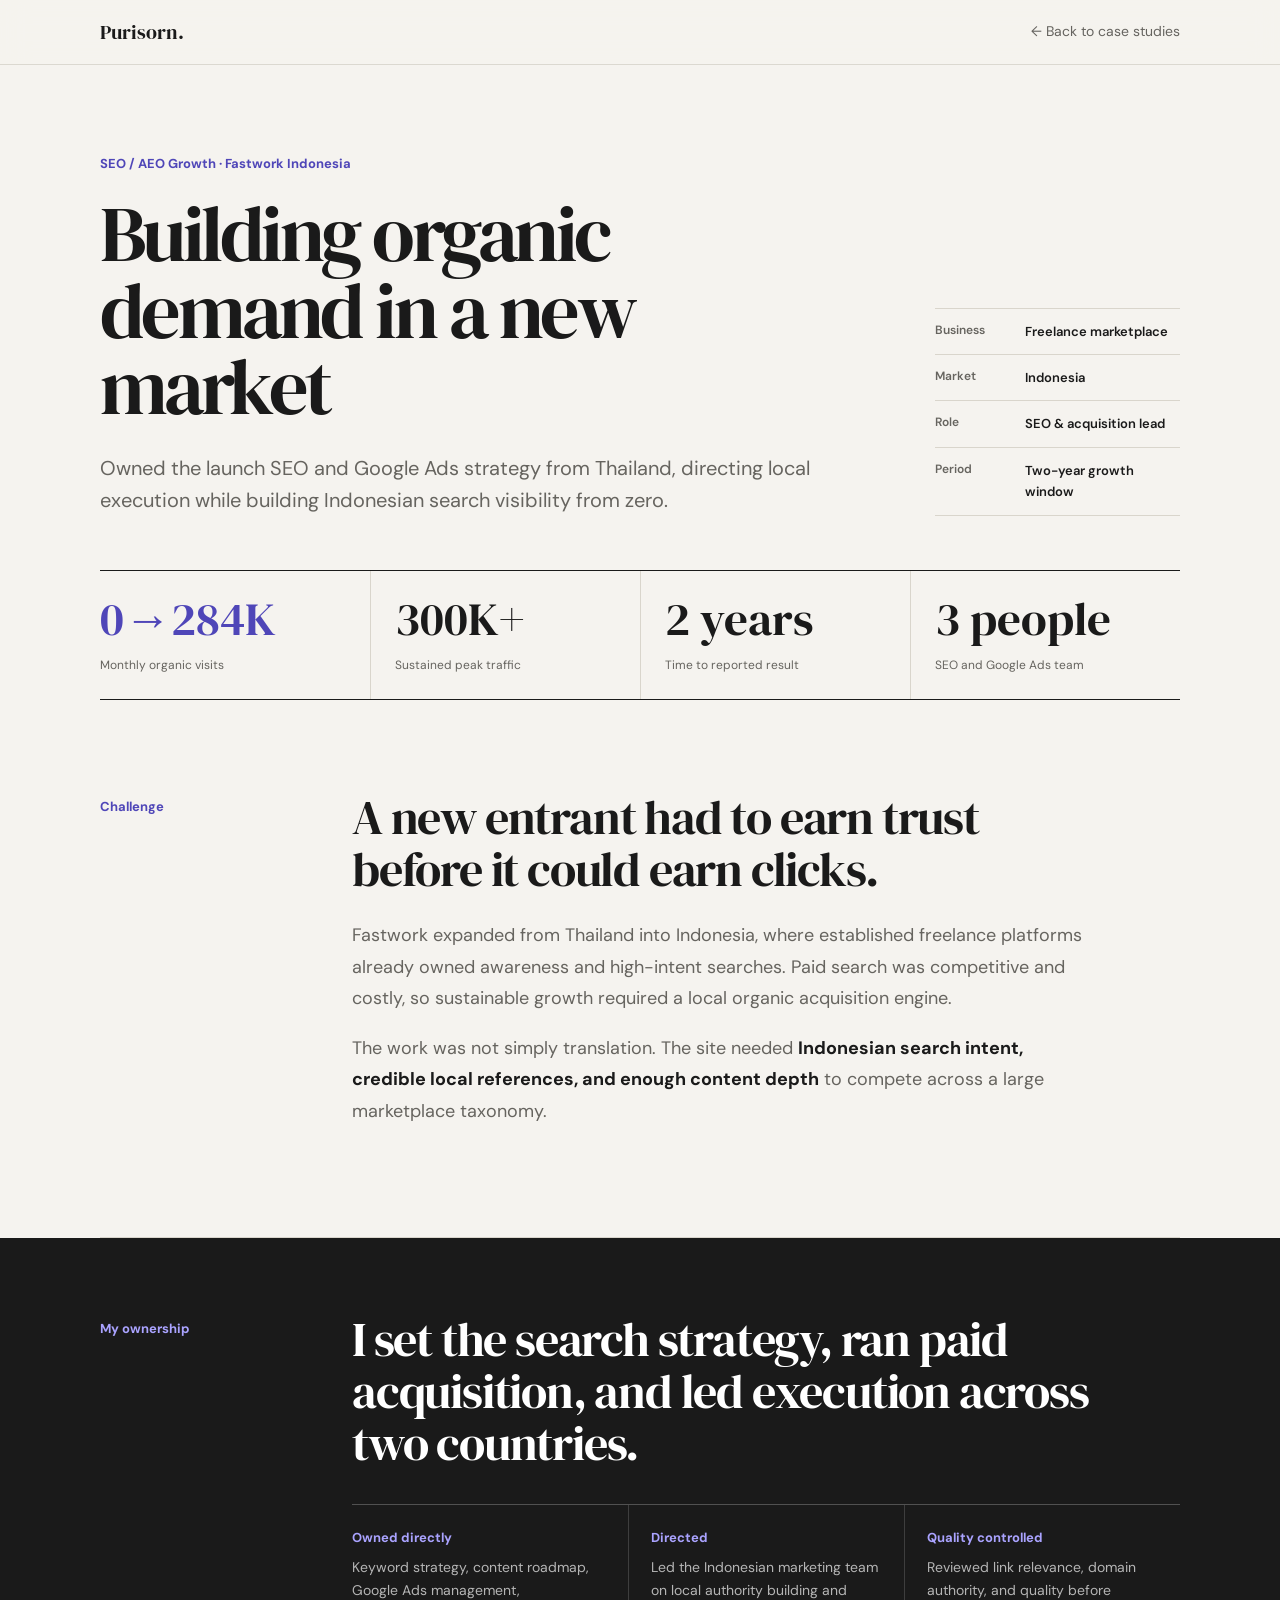
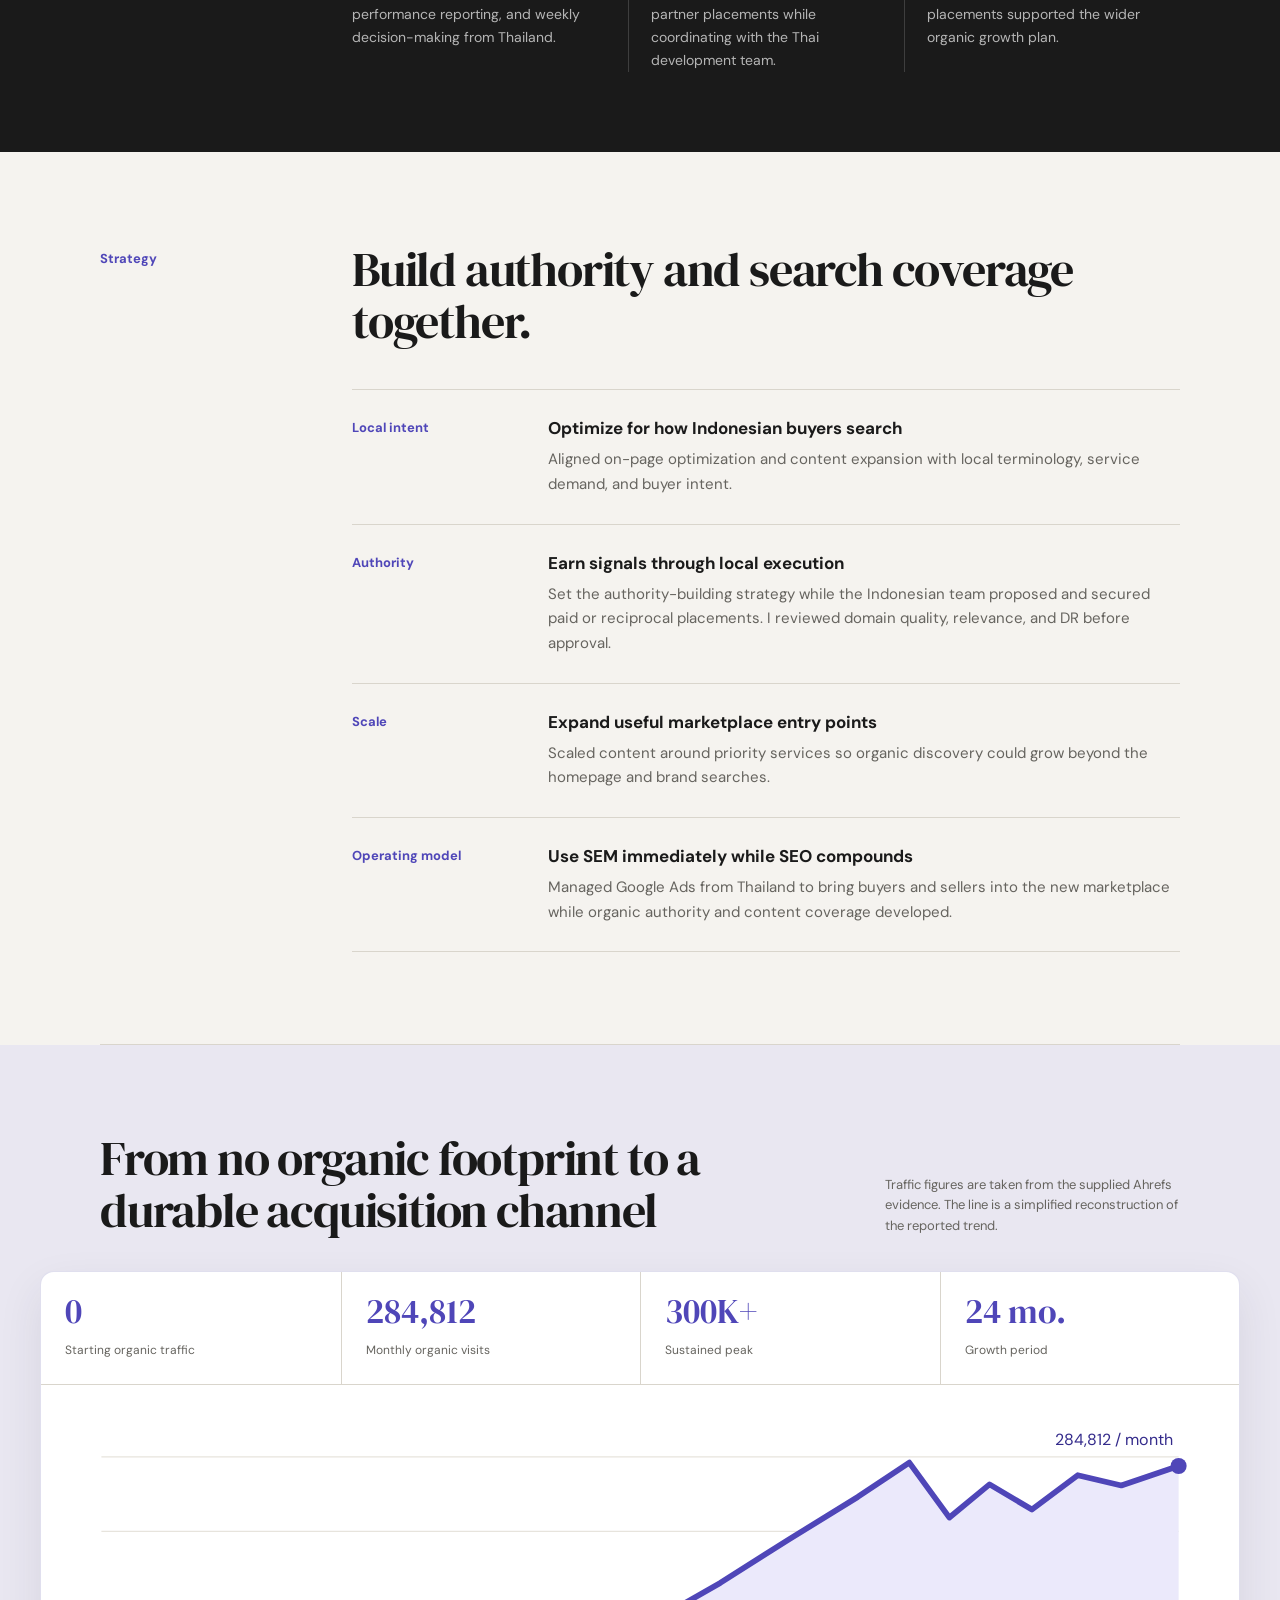
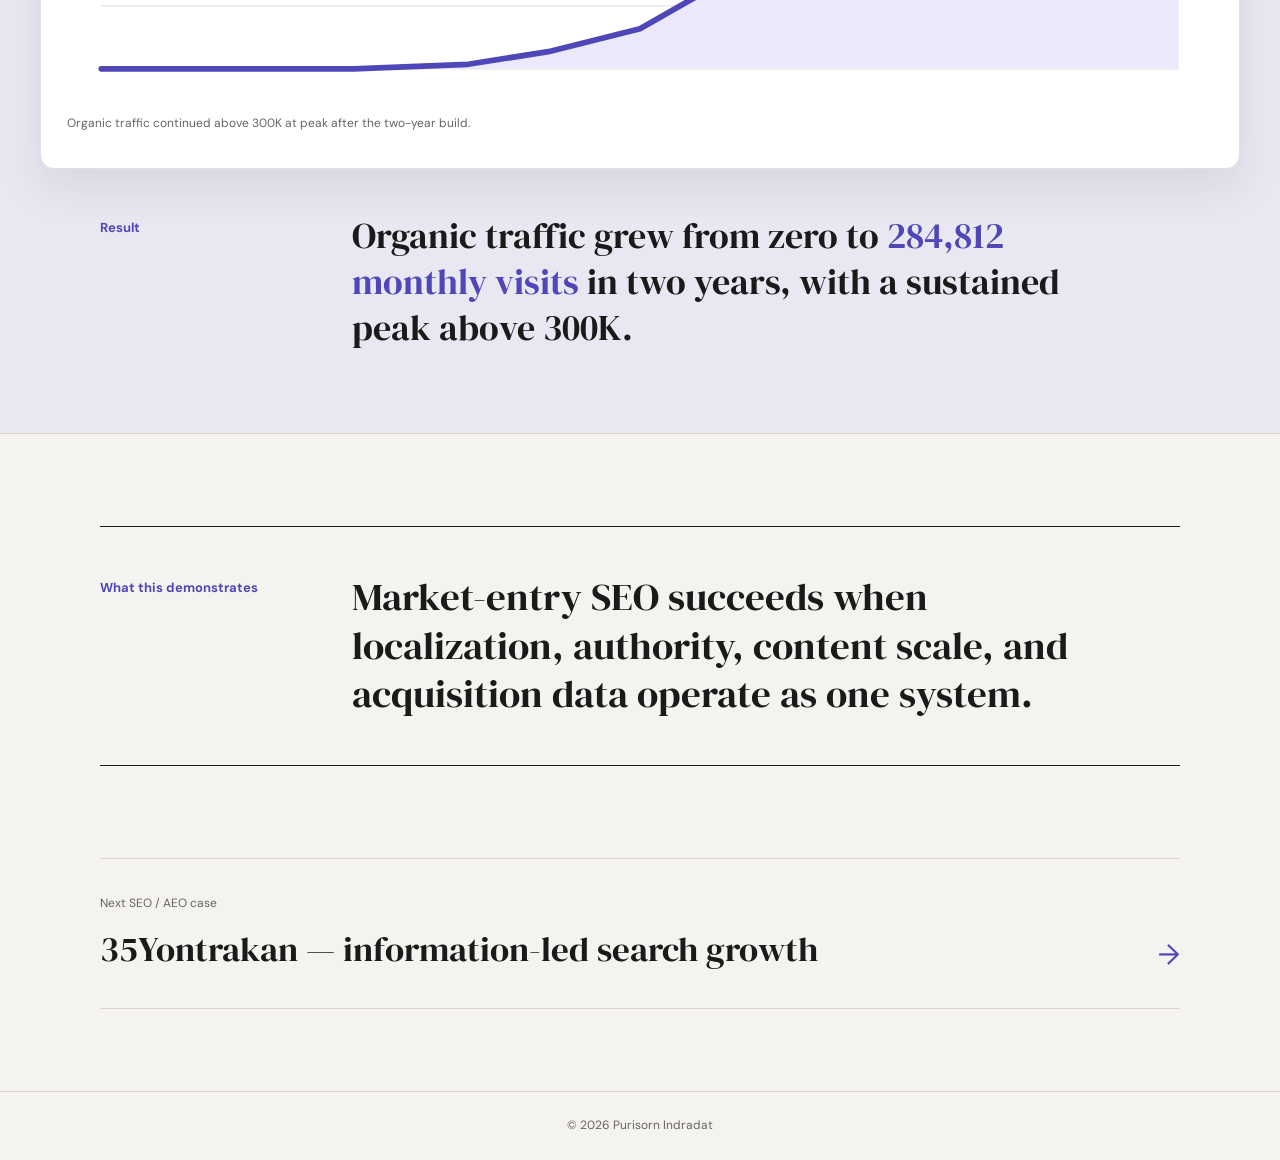
<file: fastwork-id-seo.html>
<!DOCTYPE html>
<html lang="en">
<head>
  <meta charset="UTF-8">
  <meta name="viewport" content="width=device-width, initial-scale=1.0">
  <meta name="description" content="Fastwork Indonesia SEO growth case study by Purisorn Indradat.">
  <title>Fastwork Indonesia SEO Growth — Purisorn Indradat</title>
  <link rel="preconnect" href="https://fonts.googleapis.com">
  <link rel="preconnect" href="https://fonts.gstatic.com" crossorigin>
  <link href="https://fonts.googleapis.com/css2?family=DM+Sans:wght@400;500;600;700&amp;family=DM+Serif+Display&amp;display=swap" rel="stylesheet">
  <link rel="stylesheet" href="seo-case.css">
</head>
<body>
  <nav class="site-nav"><div class="nav-inner"><a class="logo" href="index.html">Purisorn.</a><a class="back-link" href="index.html#work">← Back to case studies</a></div></nav>
  <main>
    <header class="hero">
      <div class="hero-grid">
        <div>
          <p class="context">SEO / AEO Growth · Fastwork Indonesia</p>
          <h1>Building organic demand in a new market</h1>
          <p class="hero-summary">Owned the launch SEO and Google Ads strategy from Thailand, directing local execution while building Indonesian search visibility from zero.</p>
        </div>
        <dl class="scope-list">
          <div><dt>Business</dt><dd>Freelance marketplace</dd></div>
          <div><dt>Market</dt><dd>Indonesia</dd></div>
          <div><dt>Role</dt><dd>SEO &amp; acquisition lead</dd></div>
          <div><dt>Period</dt><dd>Two-year growth window</dd></div>
        </dl>
      </div>
      <div class="impact-strip">
        <div class="impact-item"><div class="impact-value">0→284K</div><p class="impact-label">Monthly organic visits</p></div>
        <div class="impact-item"><div class="impact-value">300K+</div><p class="impact-label">Sustained peak traffic</p></div>
        <div class="impact-item"><div class="impact-value">2 years</div><p class="impact-label">Time to reported result</p></div>
        <div class="impact-item"><div class="impact-value">3 people</div><p class="impact-label">SEO and Google Ads team</p></div>
      </div>
    </header>

    <section class="section"><div class="story-row"><p class="story-label">Challenge</p><div class="story-copy">
      <h2>A new entrant had to earn trust before it could earn clicks.</h2>
      <p>Fastwork expanded from Thailand into Indonesia, where established freelance platforms already owned awareness and high-intent searches. Paid search was competitive and costly, so sustainable growth required a local organic acquisition engine.</p>
      <p>The work was not simply translation. The site needed <strong>Indonesian search intent, credible local references, and enough content depth</strong> to compete across a large marketplace taxonomy.</p>
    </div></div></section>

    <section class="ownership-band"><div class="ownership-inner"><p class="story-label">My ownership</p><div class="ownership-content">
      <h2>I set the search strategy, ran paid acquisition, and led execution across two countries.</h2>
      <div class="ownership-grid">
        <div class="ownership-item"><strong>Owned directly</strong><p>Keyword strategy, content roadmap, Google Ads management, performance reporting, and weekly decision-making from Thailand.</p></div>
        <div class="ownership-item"><strong>Directed</strong><p>Led the Indonesian marketing team on local authority building and partner placements while coordinating with the Thai development team.</p></div>
        <div class="ownership-item"><strong>Quality controlled</strong><p>Reviewed link relevance, domain authority, and quality before placements supported the wider organic growth plan.</p></div>
      </div>
    </div></div></section>

    <section class="section"><div class="story-row"><p class="story-label">Strategy</p><div class="story-copy">
      <h2>Build authority and search coverage together.</h2>
      <div class="method-list">
        <div class="method"><div class="method-name">Local intent</div><div><h3>Optimize for how Indonesian buyers search</h3><p>Aligned on-page optimization and content expansion with local terminology, service demand, and buyer intent.</p></div></div>
        <div class="method"><div class="method-name">Authority</div><div><h3>Earn signals through local execution</h3><p>Set the authority-building strategy while the Indonesian team proposed and secured paid or reciprocal placements. I reviewed domain quality, relevance, and DR before approval.</p></div></div>
        <div class="method"><div class="method-name">Scale</div><div><h3>Expand useful marketplace entry points</h3><p>Scaled content around priority services so organic discovery could grow beyond the homepage and brand searches.</p></div></div>
        <div class="method"><div class="method-name">Operating model</div><div><h3>Use SEM immediately while SEO compounds</h3><p>Managed Google Ads from Thailand to bring buyers and sellers into the new marketplace while organic authority and content coverage developed.</p></div></div>
      </div>
    </div></div></section>

    <section class="evidence"><div class="evidence-inner">
      <div class="evidence-head"><h2>From no organic footprint to a durable acquisition channel</h2><p>Traffic figures are taken from the supplied Ahrefs evidence. The line is a simplified reconstruction of the reported trend.</p></div>
      <div class="evidence-board">
        <div class="metric-row">
          <div class="metric"><strong>0</strong><span>Starting organic traffic</span></div>
          <div class="metric"><strong>284,812</strong><span>Monthly organic visits</span></div>
          <div class="metric"><strong>300K+</strong><span>Sustained peak</span></div>
          <div class="metric"><strong>24 mo.</strong><span>Growth period</span></div>
        </div>
        <div class="trend">
          <svg viewBox="0 0 1000 250" role="img" aria-label="Organic traffic grew from zero to 284,812 monthly visits, with peaks above 300,000">
            <g stroke="#e7e4dd" stroke-width="1"><line x1="30" y1="40" x2="970" y2="40"/><line x1="30" y1="105" x2="970" y2="105"/><line x1="30" y1="170" x2="970" y2="170"/><line x1="30" y1="225" x2="970" y2="225"/></g>
            <path d="M30 225 L250 225 L350 221 L420 210 L500 190 L570 150 L630 112 L690 75 L735 45 L770 93 L805 64 L842 86 L882 56 L920 65 L970 48 L970 225 Z" fill="#ebe9fb"/>
            <path d="M30 225 L250 225 L350 221 L420 210 L500 190 L570 150 L630 112 L690 75 L735 45 L770 93 L805 64 L842 86 L882 56 L920 65 L970 48" fill="none" stroke="#4f46b8" stroke-width="5" stroke-linecap="round" stroke-linejoin="round"/>
            <circle cx="970" cy="48" r="7" fill="#4f46b8"/><text x="965" y="30" text-anchor="end" font-family="DM Sans" font-size="14" fill="#342b8b">284,812 / month</text>
          </svg>
        </div>
        <p class="trend-note">Organic traffic continued above 300K at peak after the two-year build.</p>
      </div>
      <div class="result-line"><p class="story-label">Result</p><p>Organic traffic grew from zero to <span>284,812 monthly visits</span> in two years, with a sustained peak above 300K.</p></div>
    </div></section>

    <section class="learning"><div class="learning-box"><p class="story-label">What this demonstrates</p><blockquote>Market-entry SEO succeeds when localization, authority, content scale, and acquisition data operate as one system.</blockquote></div></section>
    <nav class="case-nav"><a class="next-link" href="35yontrakan-seo.html"><span><small>Next SEO / AEO case</small><strong>35Yontrakan — information-led search growth</strong></span><span class="next-arrow">→</span></a></nav>
  </main>
  <footer>© 2026 Purisorn Indradat</footer>
</body>
</html>
</file>
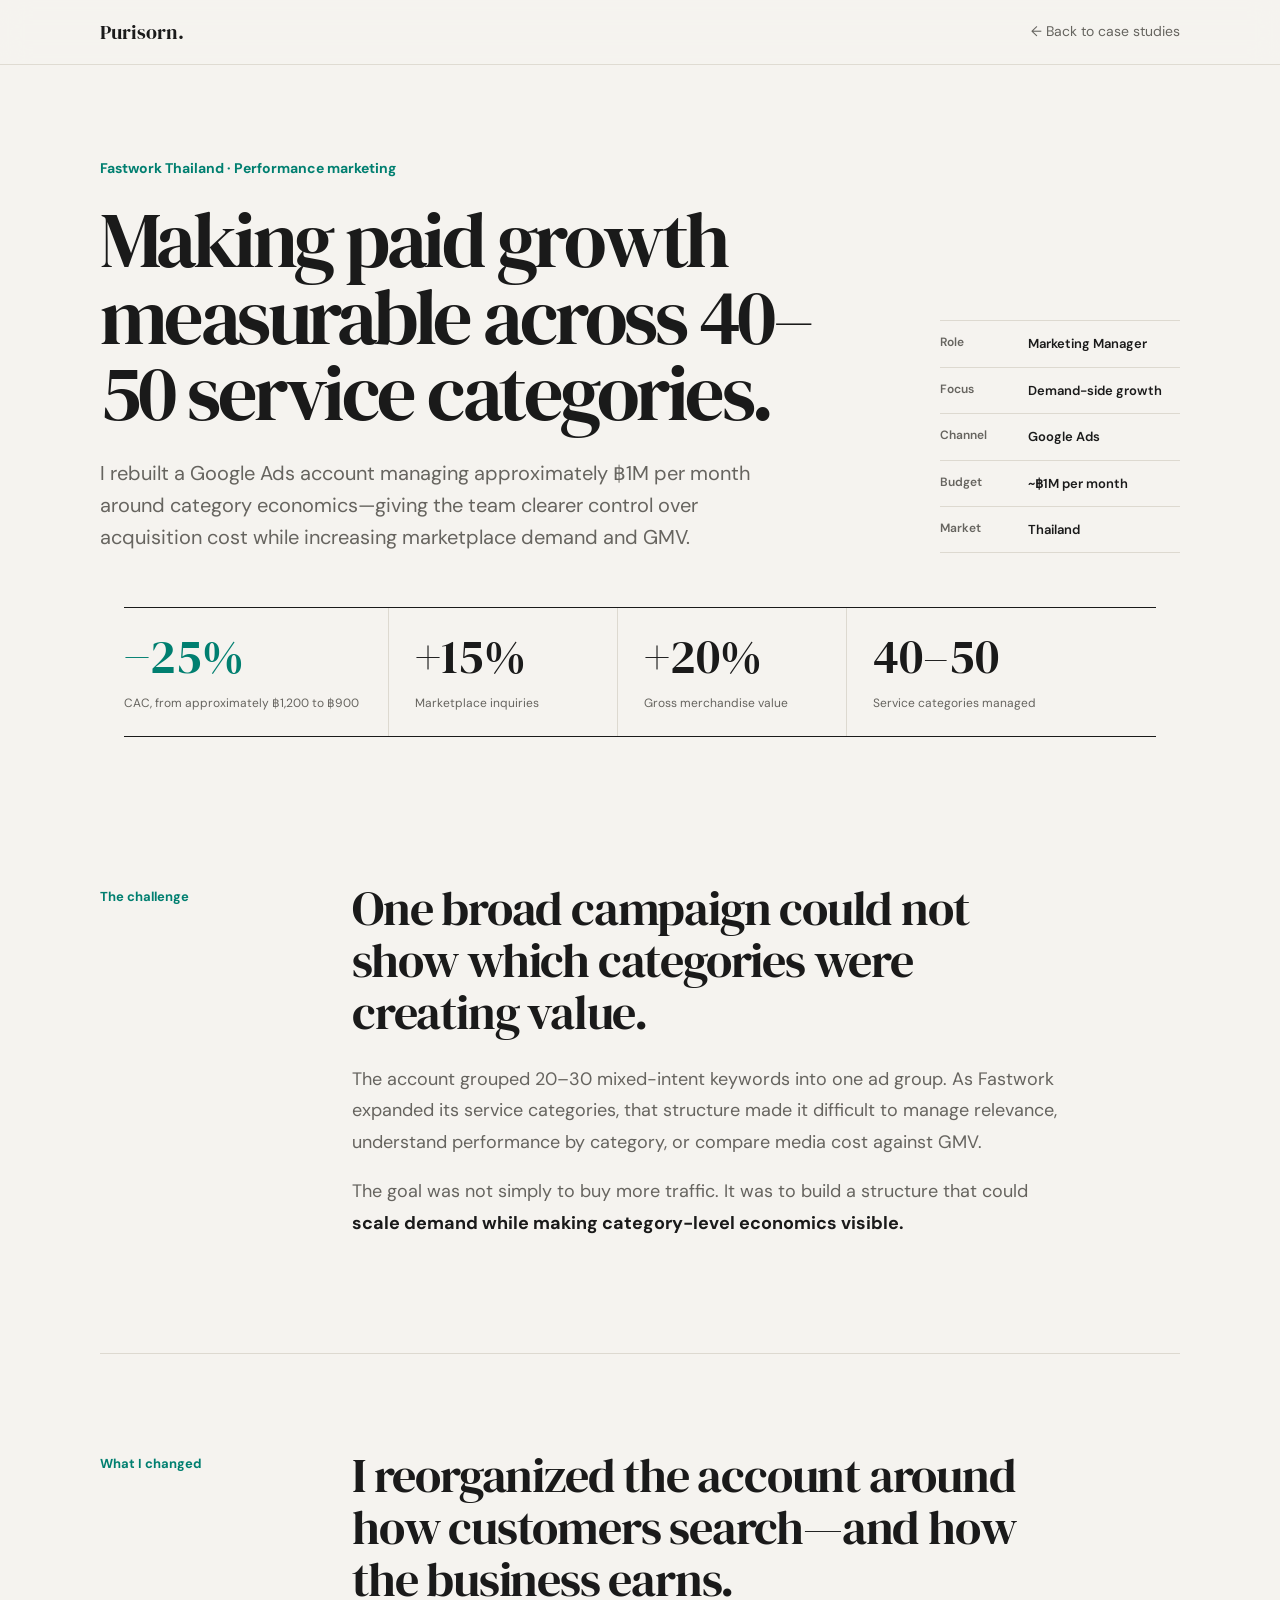
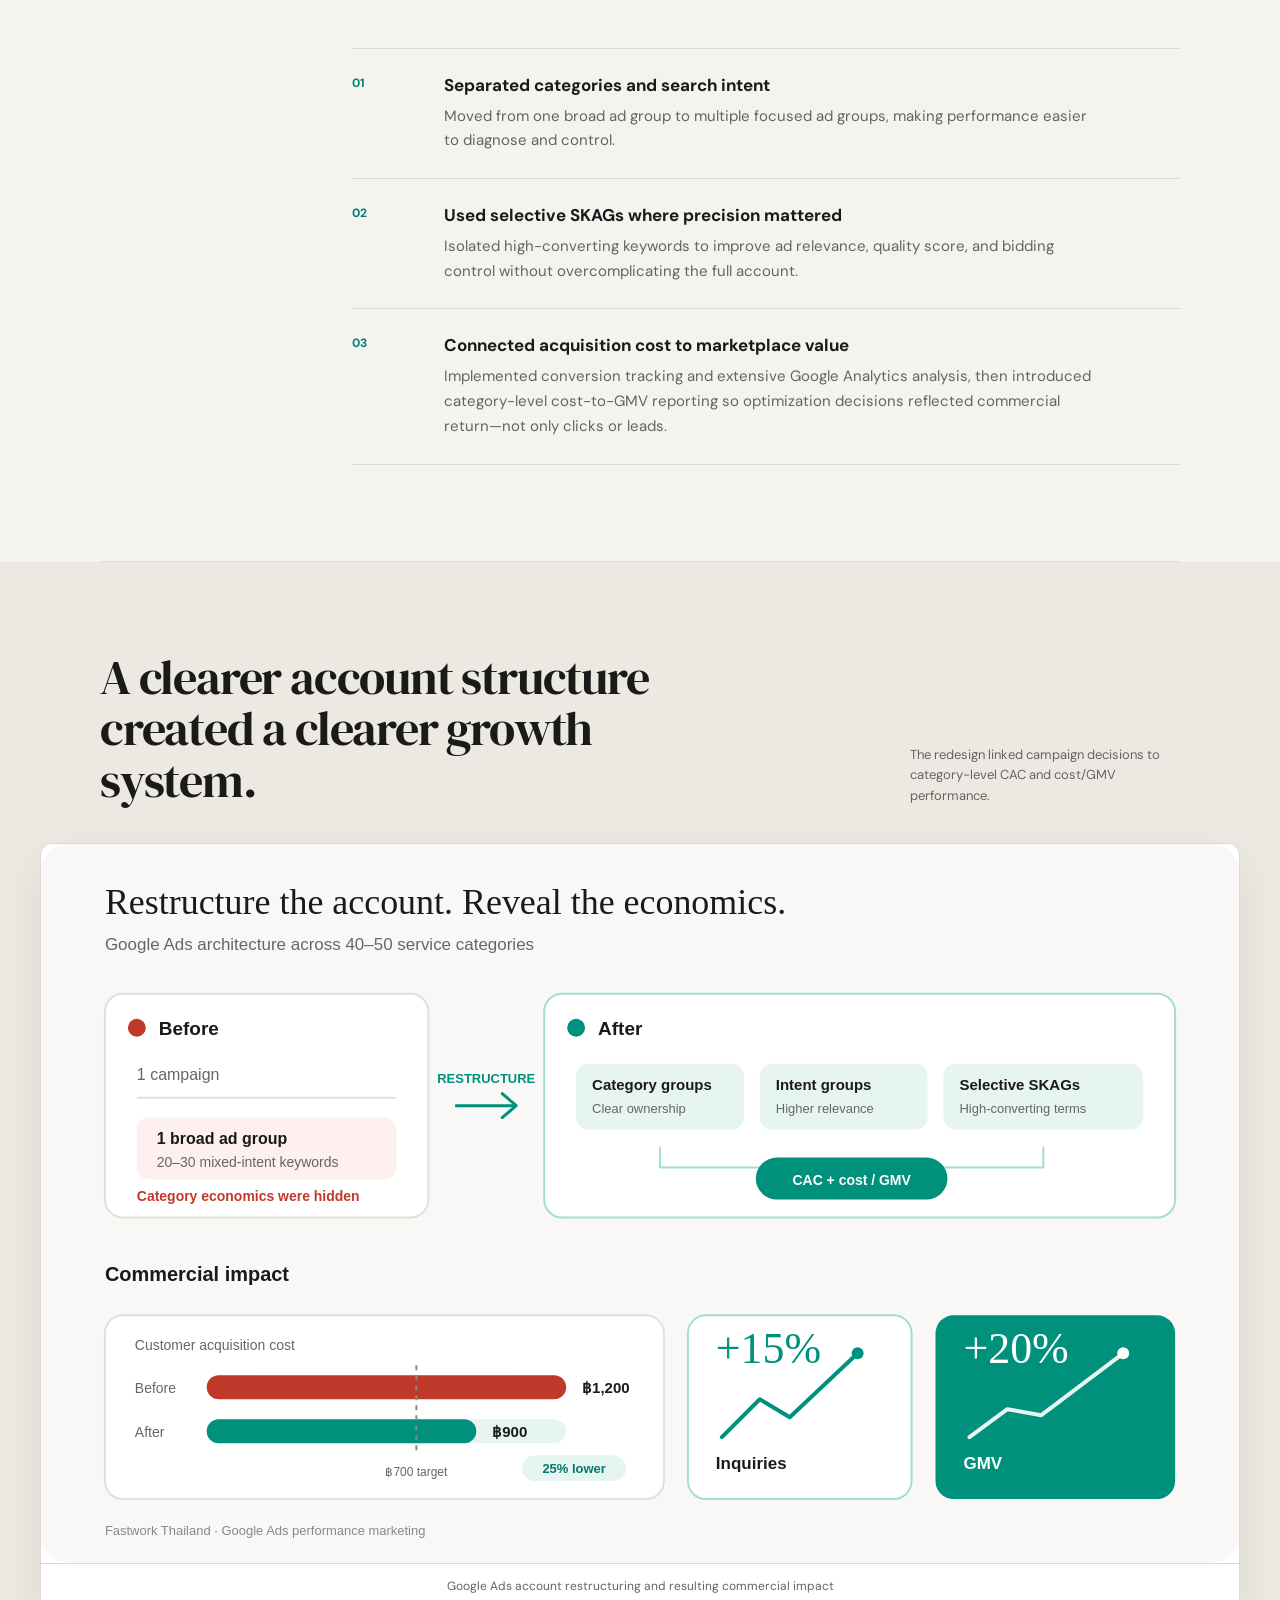
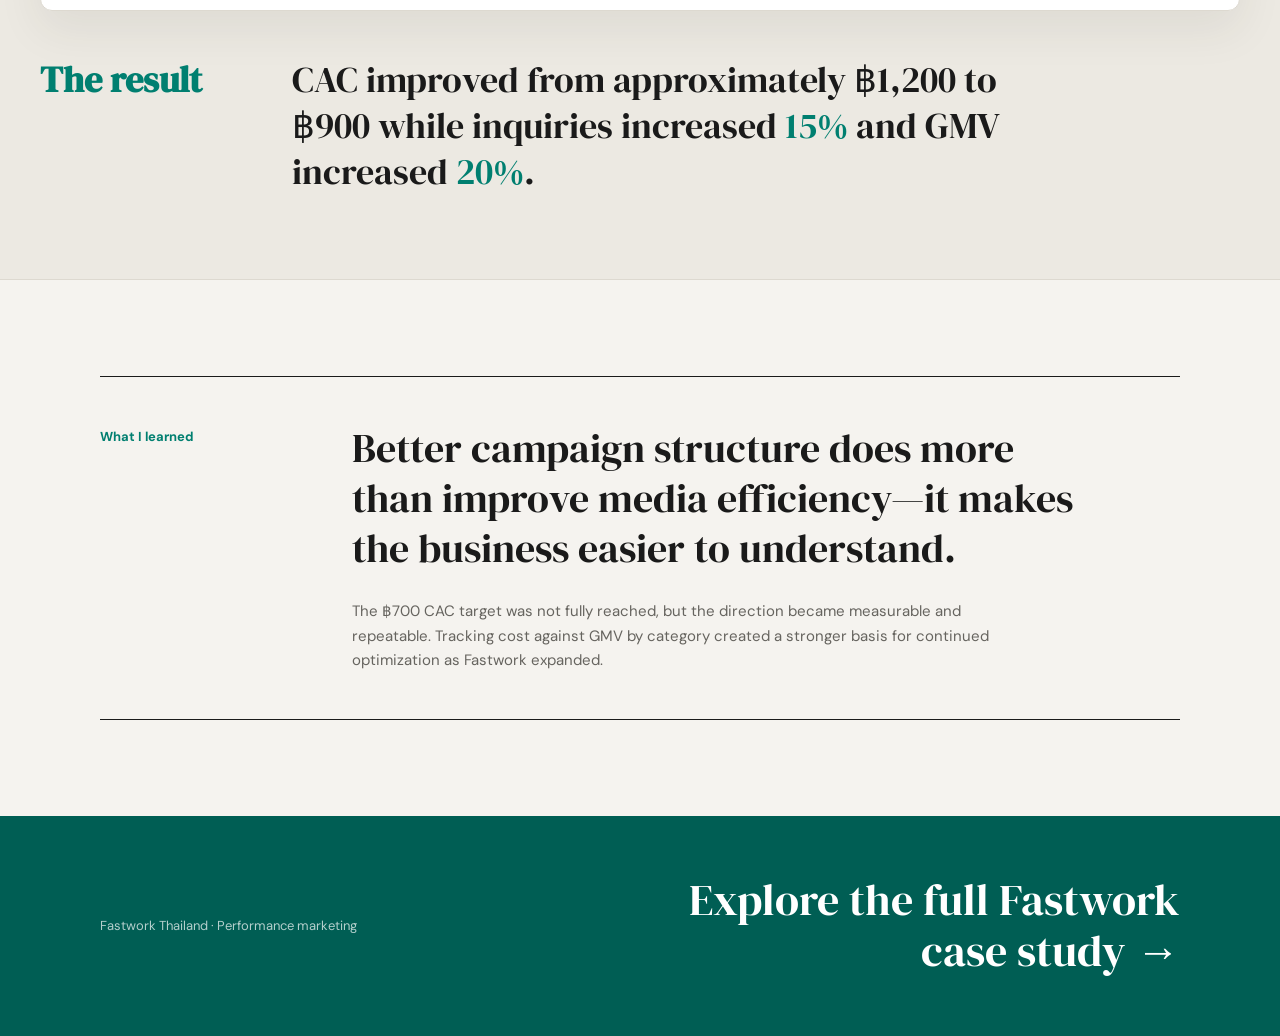
<file: fastwork-performance.html>
<!DOCTYPE html>
<html lang="en">
<head>
  <meta charset="UTF-8">
  <meta name="viewport" content="width=device-width, initial-scale=1.0">
  <meta name="description" content="Fastwork Thailand performance marketing case study by Purisorn Indradat.">
  <title>Fastwork Performance Marketing — Purisorn Indradat</title>
  <link rel="preconnect" href="https://fonts.googleapis.com">
  <link rel="preconnect" href="https://fonts.gstatic.com" crossorigin>
  <link href="https://fonts.googleapis.com/css2?family=DM+Sans:wght@400;500;600;700&amp;family=DM+Serif+Display&amp;display=swap" rel="stylesheet">
  <style>
    *, *::before, *::after { box-sizing: border-box; }

    :root {
      --paper: #f5f3ef;
      --paper-deep: #ece9e2;
      --white: #fff;
      --ink: #1a1a1a;
      --muted: #66645f;
      --line: #ddd9d0;
      --teal: #007f70;
      --teal-deep: #005e54;
      --teal-pale: #e2f3f0;
      --coral: #b94738;
      --max: 1080px;
    }

    html { scroll-behavior: smooth; }

    body {
      margin: 0;
      background: var(--paper);
      color: var(--ink);
      font-family: "DM Sans", sans-serif;
      font-size: 16px;
      line-height: 1.65;
      -webkit-font-smoothing: antialiased;
    }

    a { color: inherit; }
    img { max-width: 100%; }

    .site-nav {
      position: sticky;
      top: 0;
      z-index: 10;
      border-bottom: 1px solid rgba(221, 217, 208, 0.9);
      background: rgba(245, 243, 239, 0.92);
      backdrop-filter: blur(14px);
    }

    .nav-inner {
      width: min(calc(100% - 48px), var(--max));
      height: 64px;
      margin: 0 auto;
      display: flex;
      align-items: center;
      justify-content: space-between;
    }

    .logo {
      font-family: "DM Serif Display", serif;
      font-size: 20px;
      text-decoration: none;
    }

    .back-link {
      color: var(--muted);
      font-size: 14px;
      text-decoration: none;
    }

    .back-link:hover,
    .back-link:focus-visible { color: var(--teal); }

    .back-link:focus-visible,
    .next-link:focus-visible {
      outline: 3px solid rgba(0, 127, 112, 0.25);
      outline-offset: 5px;
      border-radius: 2px;
    }

    main { overflow: hidden; }

    .hero {
      width: min(calc(100% - 48px), var(--max));
      margin: 0 auto;
      padding: 92px 0 50px;
    }

    .hero-grid {
      display: grid;
      grid-template-columns: minmax(0, 1.55fr) minmax(240px, 0.45fr);
      gap: 72px;
      align-items: end;
    }

    .context {
      margin: 0 0 22px;
      color: var(--teal);
      font-size: 14px;
      font-weight: 700;
    }

    h1, h2, h3, p { margin-top: 0; }

    h1 {
      max-width: 770px;
      margin-bottom: 26px;
      font-family: "DM Serif Display", serif;
      font-size: clamp(46px, 7vw, 78px);
      font-weight: 400;
      letter-spacing: -0.045em;
      line-height: 0.98;
    }

    .hero-summary {
      max-width: 690px;
      margin-bottom: 0;
      color: var(--muted);
      font-size: clamp(17px, 2vw, 20px);
      line-height: 1.6;
    }

    .scope-list {
      margin: 0;
      border-top: 1px solid var(--line);
    }

    .scope-list div {
      display: grid;
      grid-template-columns: 76px 1fr;
      gap: 12px;
      padding: 12px 0;
      border-bottom: 1px solid var(--line);
    }

    .scope-list dt {
      color: var(--muted);
      font-size: 12px;
      font-weight: 600;
    }

    .scope-list dd {
      margin: 0;
      font-size: 13px;
      font-weight: 600;
    }

    .impact-strip {
      width: min(calc(100% - 48px), var(--max));
      margin: 54px auto 0;
      display: grid;
      grid-template-columns: 1.15fr 1fr 1fr 1.35fr;
      border-top: 1px solid var(--ink);
      border-bottom: 1px solid var(--ink);
    }

    .impact-item {
      min-height: 128px;
      padding: 24px 26px 24px 0;
      display: flex;
      flex-direction: column;
      justify-content: space-between;
    }

    .impact-item + .impact-item {
      padding-left: 26px;
      border-left: 1px solid var(--line);
    }

    .impact-value {
      font-family: "DM Serif Display", serif;
      font-size: clamp(33px, 4vw, 48px);
      line-height: 1;
    }

    .impact-label {
      margin: 10px 0 0;
      color: var(--muted);
      font-size: 12px;
      line-height: 1.45;
    }

    .impact-item:first-child .impact-value { color: var(--teal); }

    .section {
      width: min(calc(100% - 48px), var(--max));
      margin: 0 auto;
      padding: 96px 0;
      border-bottom: 1px solid var(--line);
    }

    .story-row {
      display: grid;
      grid-template-columns: 190px minmax(0, 1fr);
      gap: 62px;
    }

    .story-label {
      margin: 3px 0 0;
      color: var(--teal);
      font-size: 13px;
      font-weight: 700;
    }

    .story-copy h2 {
      max-width: 720px;
      margin-bottom: 25px;
      font-family: "DM Serif Display", serif;
      font-size: clamp(32px, 4.2vw, 48px);
      font-weight: 400;
      letter-spacing: -0.025em;
      line-height: 1.08;
    }

    .story-copy > p {
      max-width: 720px;
      margin-bottom: 18px;
      color: var(--muted);
      font-size: 18px;
      line-height: 1.75;
    }

    .story-copy strong { color: var(--ink); }

    .steps {
      list-style: none;
      margin: 42px 0 0;
      padding: 0;
      border-top: 1px solid var(--line);
    }

    .steps li {
      display: grid;
      grid-template-columns: 72px minmax(0, 1fr);
      gap: 20px;
      padding: 25px 0;
      border-bottom: 1px solid var(--line);
    }

    .step-key {
      color: var(--teal);
      font-size: 12px;
      font-weight: 700;
    }

    .steps h3 {
      margin-bottom: 6px;
      font-size: 17px;
      line-height: 1.4;
    }

    .steps p {
      max-width: 660px;
      margin-bottom: 0;
      color: var(--muted);
      font-size: 15px;
      line-height: 1.65;
    }

    .evidence {
      background: var(--paper-deep);
      border-bottom: 1px solid var(--line);
    }

    .evidence-inner {
      width: min(calc(100% - 48px), 1200px);
      margin: 0 auto;
      padding: 90px 0 84px;
    }

    .evidence-head {
      width: min(100%, var(--max));
      margin: 0 auto 36px;
      display: flex;
      align-items: end;
      justify-content: space-between;
      gap: 32px;
    }

    .evidence-head h2 {
      max-width: 650px;
      margin: 0;
      font-family: "DM Serif Display", serif;
      font-size: clamp(32px, 4.2vw, 48px);
      font-weight: 400;
      letter-spacing: -0.025em;
      line-height: 1.08;
    }

    .evidence-head p {
      max-width: 270px;
      margin: 0;
      color: var(--muted);
      font-size: 13px;
      line-height: 1.6;
    }

    .evidence-figure {
      margin: 0;
      overflow: hidden;
      border: 1px solid var(--line);
      border-radius: 12px;
      background: var(--white);
      box-shadow: 0 18px 45px rgba(47, 45, 39, 0.08);
    }

    .evidence-figure img {
      width: 100%;
      display: block;
    }

    .evidence-figure figcaption {
      padding: 13px 18px;
      border-top: 1px solid var(--line);
      color: var(--muted);
      font-size: 12px;
      text-align: center;
    }

    .result-line {
      margin-top: 46px;
      display: grid;
      grid-template-columns: 190px minmax(0, 1fr);
      gap: 62px;
    }

    .result-line p {
      max-width: 720px;
      margin: 0;
      font-family: "DM Serif Display", serif;
      font-size: clamp(25px, 3vw, 36px);
      line-height: 1.28;
    }

    .result-line span { color: var(--teal); }

    .learning {
      width: min(calc(100% - 48px), var(--max));
      margin: 0 auto;
      padding: 96px 0;
    }

    .learning-box {
      display: grid;
      grid-template-columns: 190px minmax(0, 1fr);
      gap: 62px;
      padding: 46px 0;
      border-top: 1px solid var(--ink);
      border-bottom: 1px solid var(--ink);
    }

    .learning-box blockquote {
      max-width: 750px;
      margin: 0;
      font-family: "DM Serif Display", serif;
      font-size: clamp(26px, 3.4vw, 40px);
      line-height: 1.25;
    }

    .learning-note {
      max-width: 680px;
      margin: 26px 0 0;
      color: var(--muted);
      font-size: 15px;
    }

    .case-footer {
      background: var(--teal-deep);
      color: var(--white);
    }

    .case-footer-inner {
      width: min(calc(100% - 48px), var(--max));
      min-height: 220px;
      margin: 0 auto;
      display: flex;
      align-items: center;
      justify-content: space-between;
      gap: 32px;
    }

    .case-footer p {
      margin: 0;
      color: rgba(255, 255, 255, 0.7);
      font-size: 13px;
    }

    .next-link {
      max-width: 520px;
      font-family: "DM Serif Display", serif;
      font-size: clamp(28px, 4vw, 44px);
      line-height: 1.15;
      text-align: right;
      text-decoration: none;
    }

    .next-link:hover { color: var(--teal-pale); }

    @media (max-width: 820px) {
      .hero { padding-top: 64px; }
      .hero-grid { grid-template-columns: 1fr; gap: 40px; }
      .scope-list { max-width: 440px; }
      .impact-strip { grid-template-columns: 1fr 1fr; }
      .impact-item:nth-child(3) { border-left: 0; }
      .impact-item:nth-child(n+3) { border-top: 1px solid var(--line); }
      .story-row,
      .result-line,
      .learning-box { grid-template-columns: 1fr; gap: 22px; }
      .evidence-head { display: block; }
      .evidence-head p { max-width: 550px; margin-top: 18px; }
    }

    @media (max-width: 560px) {
      .nav-inner,
      .hero,
      .impact-strip,
      .section,
      .learning,
      .case-footer-inner { width: min(calc(100% - 36px), var(--max)); }
      .evidence-inner { width: min(calc(100% - 20px), 1200px); }
      .hero { padding: 48px 0 38px; }
      h1 { font-size: 43px; }
      .hero-summary { font-size: 17px; }
      .impact-strip { margin-top: 38px; }
      .impact-item { min-height: 112px; padding: 20px 18px 20px 0; }
      .impact-item + .impact-item { padding-left: 18px; }
      .section { padding: 66px 0; }
      .story-copy > p { font-size: 16px; }
      .steps li { grid-template-columns: 48px minmax(0, 1fr); gap: 10px; }
      .evidence-inner { padding: 66px 0 58px; }
      .evidence-head { padding: 0 8px; }
      .evidence-figure { border-radius: 8px; }
      .evidence-figure img { min-width: 720px; }
      .evidence-figure { overflow-x: auto; }
      .result-line { padding: 0 8px; }
      .learning { padding: 66px 0; }
      .learning-box { padding: 34px 0; }
      .case-footer-inner { min-height: 200px; align-items: flex-start; flex-direction: column; justify-content: center; }
      .next-link { text-align: left; }
    }

    @media (prefers-reduced-motion: reduce) {
      html { scroll-behavior: auto; }
    }
  </style>
</head>
<body>
  <nav class="site-nav" aria-label="Primary navigation">
    <div class="nav-inner">
      <a class="logo" href="index.html">Purisorn.</a>
      <a class="back-link" href="index.html#work">← Back to case studies</a>
    </div>
  </nav>

  <main>
    <header class="hero">
      <div class="hero-grid">
        <div>
          <p class="context">Fastwork Thailand · Performance marketing</p>
          <h1>Making paid growth measurable across 40–50 service categories.</h1>
          <p class="hero-summary">I rebuilt a Google Ads account managing approximately ฿1M per month around category economics—giving the team clearer control over acquisition cost while increasing marketplace demand and GMV.</p>
        </div>

        <dl class="scope-list">
          <div><dt>Role</dt><dd>Marketing Manager</dd></div>
          <div><dt>Focus</dt><dd>Demand-side growth</dd></div>
          <div><dt>Channel</dt><dd>Google Ads</dd></div>
          <div><dt>Budget</dt><dd>~฿1M per month</dd></div>
          <div><dt>Market</dt><dd>Thailand</dd></div>
        </dl>
      </div>

      <div class="impact-strip" aria-label="Case study outcomes">
        <div class="impact-item">
          <span class="impact-value">−25%</span>
          <p class="impact-label">CAC, from approximately ฿1,200 to ฿900</p>
        </div>
        <div class="impact-item">
          <span class="impact-value">+15%</span>
          <p class="impact-label">Marketplace inquiries</p>
        </div>
        <div class="impact-item">
          <span class="impact-value">+20%</span>
          <p class="impact-label">Gross merchandise value</p>
        </div>
        <div class="impact-item">
          <span class="impact-value">40–50</span>
          <p class="impact-label">Service categories managed</p>
        </div>
      </div>
    </header>

    <section class="section">
      <div class="story-row">
        <p class="story-label">The challenge</p>
        <div class="story-copy">
          <h2>One broad campaign could not show which categories were creating value.</h2>
          <p>The account grouped 20–30 mixed-intent keywords into one ad group. As Fastwork expanded its service categories, that structure made it difficult to manage relevance, understand performance by category, or compare media cost against GMV.</p>
          <p>The goal was not simply to buy more traffic. It was to build a structure that could <strong>scale demand while making category-level economics visible.</strong></p>
        </div>
      </div>
    </section>

    <section class="section">
      <div class="story-row">
        <p class="story-label">What I changed</p>
        <div class="story-copy">
          <h2>I reorganized the account around how customers search—and how the business earns.</h2>
          <ol class="steps">
            <li>
              <span class="step-key">01</span>
              <div>
                <h3>Separated categories and search intent</h3>
                <p>Moved from one broad ad group to multiple focused ad groups, making performance easier to diagnose and control.</p>
              </div>
            </li>
            <li>
              <span class="step-key">02</span>
              <div>
                <h3>Used selective SKAGs where precision mattered</h3>
                <p>Isolated high-converting keywords to improve ad relevance, quality score, and bidding control without overcomplicating the full account.</p>
              </div>
            </li>
            <li>
              <span class="step-key">03</span>
              <div>
                <h3>Connected acquisition cost to marketplace value</h3>
                <p>Implemented conversion tracking and extensive Google Analytics analysis, then introduced category-level cost-to-GMV reporting so optimization decisions reflected commercial return—not only clicks or leads.</p>
              </div>
            </li>
          </ol>
        </div>
      </div>
    </section>

    <section class="evidence" aria-labelledby="evidence-title">
      <div class="evidence-inner">
        <div class="evidence-head">
          <h2 id="evidence-title">A clearer account structure created a clearer growth system.</h2>
          <p>The redesign linked campaign decisions to category-level CAC and cost/GMV performance.</p>
        </div>

        <figure class="evidence-figure">
          <img src="images/fastwork-performance-marketing.svg" alt="Diagram comparing the original broad Google Ads structure with the restructured category-led account and its commercial results.">
          <figcaption>Google Ads account restructuring and resulting commercial impact</figcaption>
        </figure>

        <div class="result-line">
          <p class="story-label">The result</p>
          <p>CAC improved from approximately ฿1,200 to ฿900 while inquiries increased <span>15%</span> and GMV increased <span>20%</span>.</p>
        </div>
      </div>
    </section>

    <section class="learning">
      <div class="learning-box">
        <p class="story-label">What I learned</p>
        <div>
          <blockquote>Better campaign structure does more than improve media efficiency—it makes the business easier to understand.</blockquote>
          <p class="learning-note">The ฿700 CAC target was not fully reached, but the direction became measurable and repeatable. Tracking cost against GMV by category created a stronger basis for continued optimization as Fastwork expanded.</p>
        </div>
      </div>
    </section>
  </main>

  <footer class="case-footer">
    <div class="case-footer-inner">
      <p>Fastwork Thailand · Performance marketing</p>
      <a class="next-link" href="fastwork.html">Explore the full Fastwork case study →</a>
    </div>
  </footer>
</body>
</html>
</file>
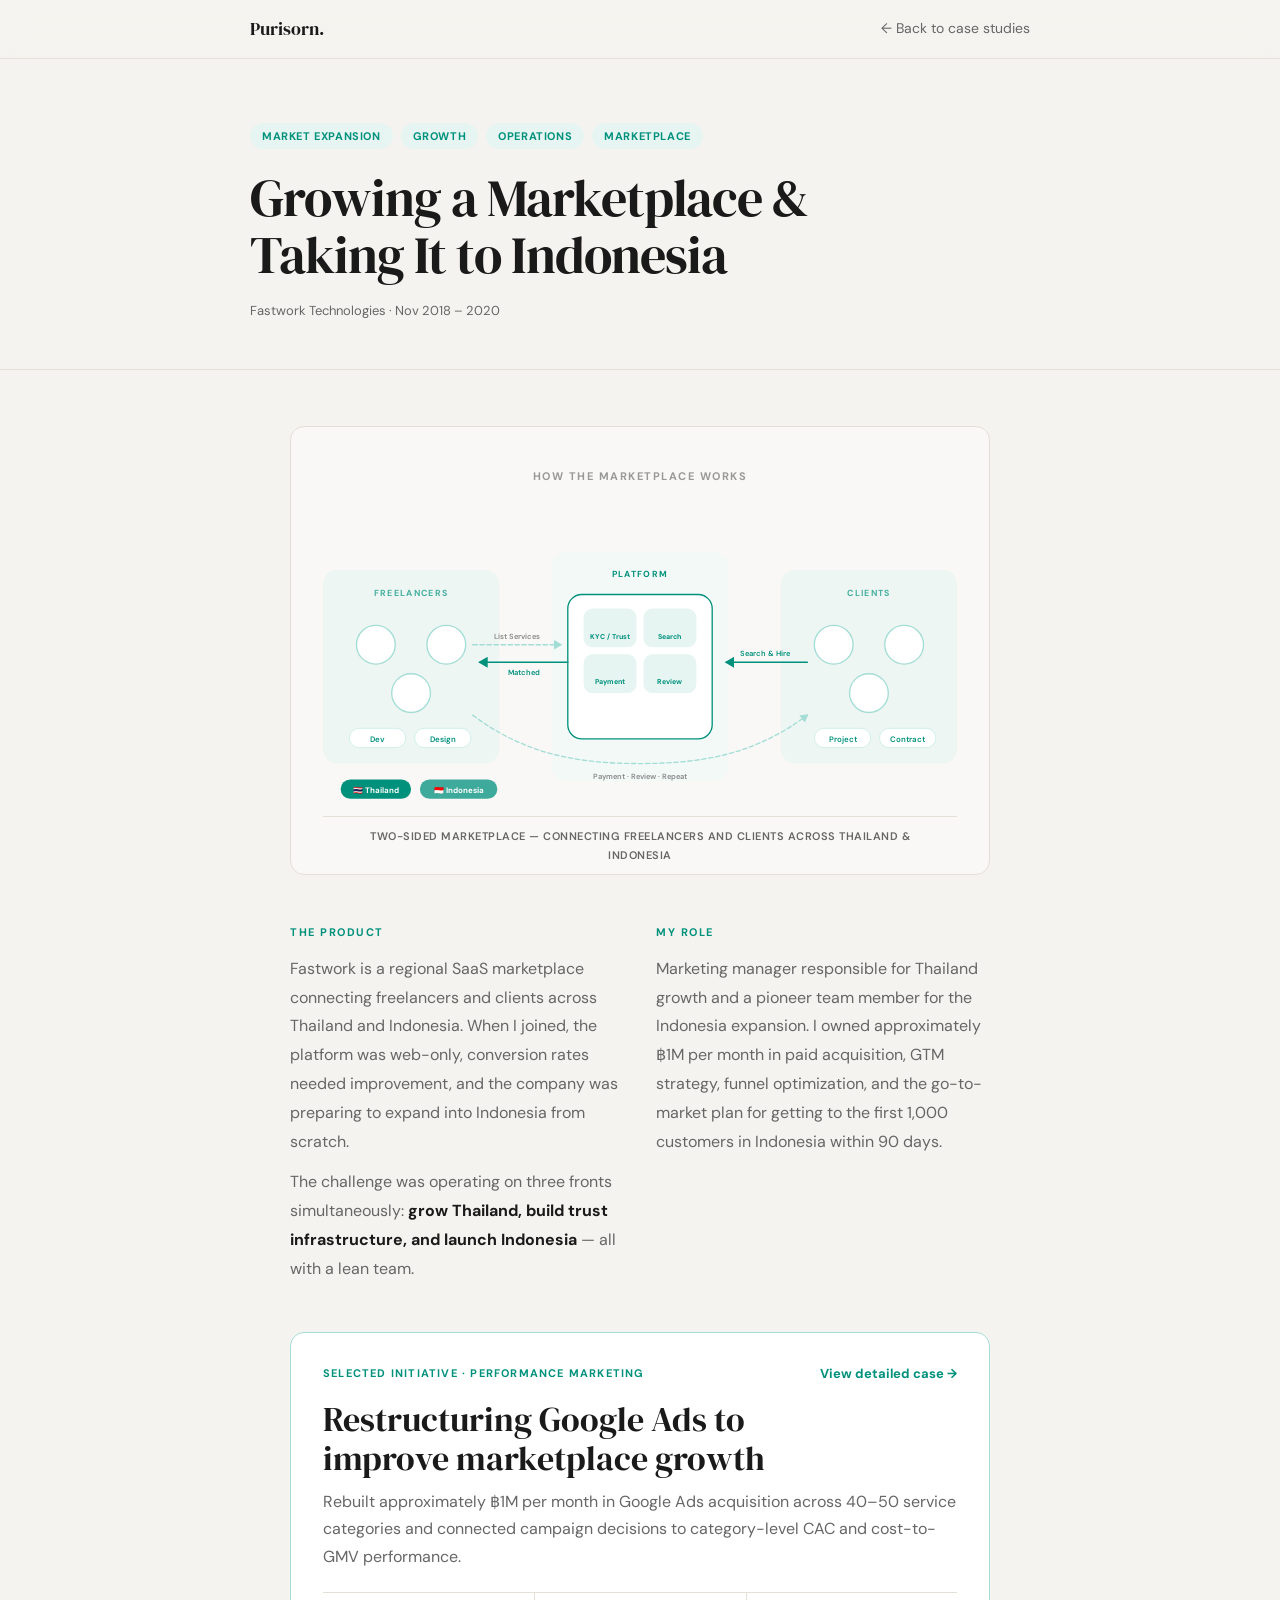
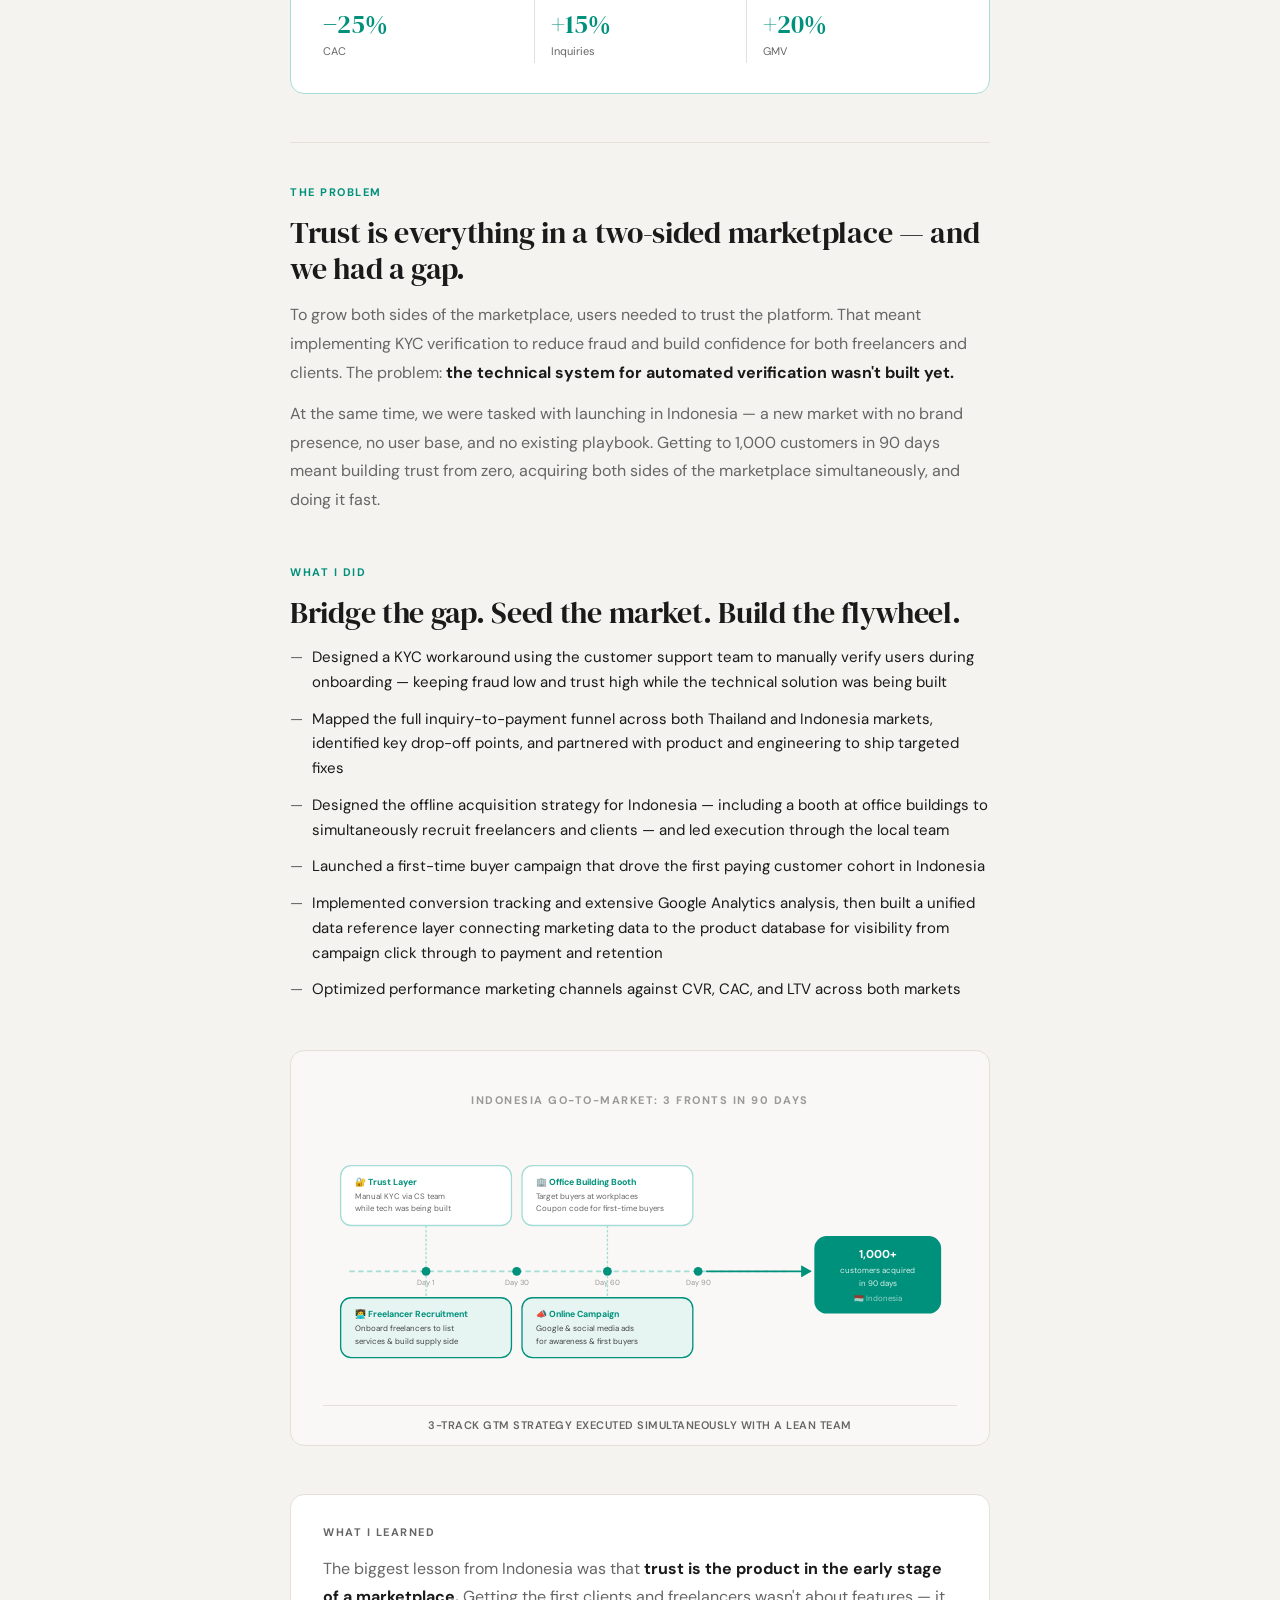
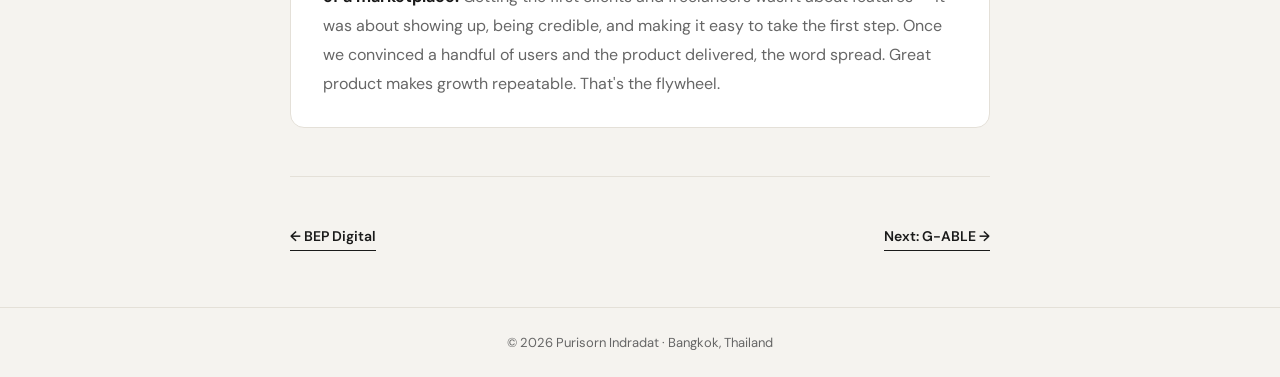
<file: fastwork.html>
<!DOCTYPE html>
<html lang="en">
<head>
  <meta charset="UTF-8" />
  <meta name="viewport" content="width=device-width, initial-scale=1.0" />
  <title>Fastwork — Purisorn Indradat</title>
  <link rel="preconnect" href="https://fonts.googleapis.com">
  <link href="https://fonts.googleapis.com/css2?family=DM+Sans:ital,wght@0,300;0,400;0,500;0,600;0,700;1,400&family=DM+Serif+Display:ital@0;1&display=swap" rel="stylesheet">
  <style>
    *, *::before, *::after { box-sizing: border-box; margin: 0; padding: 0; }
    :root {
      --white: #ffffff; --bg: #f5f3ef; --ink: #1a1a1a; --ink-light: #666;
      --border: #e4e0d8; --accent: #00917c; --accent-light: #e6f5f2;
      --max: 780px;
    }
    html { scroll-behavior: smooth; }
    body { background: var(--bg); color: var(--ink); font-family: 'DM Sans', sans-serif; font-size: 16px; line-height: 1.65; }

    nav {
      position: sticky; top: 0; z-index: 100;
      background: rgba(245,243,239,0.92); backdrop-filter: blur(12px);
      border-bottom: 1px solid var(--border); padding: 0 40px;
    }
    nav .wrap { max-width: var(--max); margin: 0 auto; display: flex; align-items: center; justify-content: space-between; height: 58px; }
    .nav-logo { font-family: 'DM Serif Display', serif; font-size: 18px; color: var(--ink); text-decoration: none; }
    .nav-back { font-size: 14px; color: var(--ink-light); text-decoration: none; display: flex; align-items: center; gap: 6px; transition: color 0.15s; }
    .nav-back:hover { color: var(--ink); }

    .hero { padding: 64px 40px 48px; border-bottom: 1px solid var(--border); }
    .hero-inner { max-width: var(--max); margin: 0 auto; }
    .chips { display: flex; gap: 8px; flex-wrap: wrap; margin-bottom: 20px; }
    .chip { font-size: 11px; font-weight: 700; text-transform: uppercase; letter-spacing: 0.6px; padding: 4px 12px; border-radius: 99px; background: var(--accent-light); color: var(--accent); }
    h1 { font-family: 'DM Serif Display', serif; font-size: clamp(32px, 5vw, 52px); font-weight: 400; letter-spacing: -1px; line-height: 1.1; color: var(--ink); margin-bottom: 16px; }
    .hero-meta { display: flex; align-items: center; gap: 20px; flex-wrap: wrap; }
    .hero-company { font-size: 13px; color: var(--ink-light); }
    .hero-stat { font-size: 13px; font-weight: 700; color: var(--accent); }

    .content { max-width: var(--max); margin: 0 auto; padding: 56px 40px; }

    .img-block { width: 100%; border-radius: 14px; overflow: hidden; background: var(--white); border: 1px solid var(--border); margin-bottom: 48px; }
    .img-block img { width: 100%; display: block; }
    .img-caption { font-size: 11px; color: var(--ink-light); text-align: center; padding: 10px 20px; border-top: 1px solid var(--border); letter-spacing: 0.5px; text-transform: uppercase; font-weight: 600; }

    .two-col { display: grid; grid-template-columns: 1fr 1fr; gap: 32px; margin-bottom: 48px; }
    @media(max-width:560px){ .two-col { grid-template-columns: 1fr; } }

    .initiative-card {
      display: block; margin-bottom: 48px; padding: 30px 32px;
      background: var(--white); border: 1px solid #a3ddd5; border-radius: 14px;
      color: var(--ink); text-decoration: none; transition: border-color 0.18s, transform 0.18s;
    }
    .initiative-card:hover { border-color: var(--accent); transform: translateY(-2px); }
    .initiative-card:focus-visible { outline: 3px solid rgba(0,145,124,0.24); outline-offset: 4px; }
    .initiative-top { display: flex; align-items: center; justify-content: space-between; gap: 16px; margin-bottom: 16px; }
    .initiative-label { color: var(--accent); font-size: 11px; font-weight: 700; letter-spacing: 1.2px; text-transform: uppercase; }
    .initiative-link { color: var(--accent); font-size: 13px; font-weight: 700; }
    .initiative-card h2 { max-width: 540px; margin-bottom: 10px; font-family: 'DM Serif Display', serif; font-size: clamp(24px, 4vw, 34px); font-weight: 400; line-height: 1.15; }
    .initiative-card > p { max-width: 650px; margin-bottom: 22px; color: var(--ink-light); line-height: 1.7; }
    .initiative-results { display: grid; grid-template-columns: repeat(3, 1fr); border-top: 1px solid var(--border); }
    .initiative-results div { padding: 18px 16px 0 0; }
    .initiative-results div + div { padding-left: 16px; border-left: 1px solid var(--border); }
    .initiative-results strong { display: block; color: var(--accent); font-family: 'DM Serif Display', serif; font-size: 26px; font-weight: 400; line-height: 1; }
    .initiative-results span { color: var(--ink-light); font-size: 11px; }

    .block { margin-bottom: 48px; }
    .block-label { font-size: 11px; font-weight: 700; letter-spacing: 1.5px; text-transform: uppercase; color: var(--accent); margin-bottom: 14px; }
    .block h2 { font-family: 'DM Serif Display', serif; font-size: clamp(22px, 3vw, 30px); font-weight: 400; letter-spacing: -0.3px; margin-bottom: 14px; line-height: 1.2; }
    .block p { color: var(--ink-light); line-height: 1.8; margin-bottom: 12px; }
    .block p:last-child { margin-bottom: 0; }
    .block p strong { color: var(--ink); }

    ul.did { list-style: none; display: flex; flex-direction: column; gap: 12px; }
    ul.did li { font-size: 15px; color: var(--ink); padding-left: 22px; position: relative; line-height: 1.65; }
    ul.did li::before { content: '—'; position: absolute; left: 0; color: var(--ink-light); }

    .outcome-box { background: var(--accent-light); border: 1px solid #a3ddd5; border-radius: 14px; padding: 28px 32px; margin-bottom: 48px; }
    .outcome-box .block-label { color: var(--accent); }
    .outcome-box p { font-size: 18px; font-weight: 700; color: var(--ink); line-height: 1.6; }

    .learned { background: var(--white); border: 1px solid var(--border); border-radius: 14px; padding: 28px 32px; margin-bottom: 48px; }
    .learned .block-label { color: var(--ink-light); }

    .nav-cs { display: flex; justify-content: space-between; padding-top: 48px; border-top: 1px solid var(--border); }
    .nav-cs a { font-size: 14px; font-weight: 600; color: var(--ink); text-decoration: none; display: flex; align-items: center; gap: 6px; border-bottom: 1.5px solid var(--ink); padding-bottom: 2px; transition: color 0.15s, border-color 0.15s; }
    .nav-cs a:hover { color: var(--accent); border-color: var(--accent); }

    footer { text-align: center; padding: 24px; font-size: 13px; color: var(--ink-light); border-top: 1px solid var(--border); }
    @media(max-width:480px) {
      nav { padding: 0 20px; }
      .hero { padding: 48px 20px 36px; }
      .content { padding: 40px 20px; }
      h1 { font-size: 30px; letter-spacing: -0.5px; }
      .two-col { grid-template-columns: 1fr !important; gap: 24px !important; }
      .initiative-card { padding: 22px 20px; }
      .initiative-top { align-items: flex-start; flex-direction: column; gap: 5px; }
      .initiative-results { grid-template-columns: 1fr; }
      .initiative-results div { padding: 14px 0; }
      .initiative-results div + div { padding-left: 0; border-top: 1px solid var(--border); border-left: 0; }
      .img-block { margin-bottom: 32px; }
      .learned, .outcome-box { padding: 20px; }
      .nav-cs { flex-direction: column; gap: 16px; }
    }
  </style>
</head>
<body>

<nav>
  <div class="wrap" style="padding:0">
    <a href="index.html" class="nav-logo">Purisorn.</a>
    <a href="index.html#work" class="nav-back">← Back to case studies</a>
  </div>
</nav>

<div class="hero">
  <div class="hero-inner">
    <div class="chips">
      <span class="chip">Market Expansion</span>
      <span class="chip">Growth</span>
      <span class="chip">Operations</span>
      <span class="chip">Marketplace</span>
    </div>
    <h1>Growing a Marketplace &<br>Taking It to Indonesia</h1>
    <div class="hero-meta">
      <span class="hero-company">Fastwork Technologies · Nov 2018 – 2020</span>
    </div>
  </div>
</div>

<div class="content">

  <!-- PLATFORM DIAGRAM -->
  <div class="img-block" style="padding: 40px 32px 0; background: #f9f8f6;">
    <div style="text-align:center; font-size:11px; font-weight:700; letter-spacing:1.5px; text-transform:uppercase; color:#999; margin-bottom:32px;">How the Marketplace Works</div>

    <svg viewBox="0 0 720 340" fill="none" xmlns="http://www.w3.org/2000/svg" style="width:100%;display:block;">

      <!-- ── BACKGROUND LANES ── -->
      <rect x="0" y="60" width="200" height="220" rx="16" fill="#e6f5f2" opacity="0.6"/>
      <rect x="260" y="40" width="200" height="260" rx="16" fill="#f0faf8" opacity="0.8"/>
      <rect x="520" y="60" width="200" height="220" rx="16" fill="#e6f5f2" opacity="0.6"/>

      <!-- ── LANE LABELS ── -->
      <text x="100" y="90" text-anchor="middle" font-family="DM Sans, sans-serif" font-size="10" font-weight="700" letter-spacing="1.5" fill="#00917c" opacity="0.7">FREELANCERS</text>
      <text x="360" y="68" text-anchor="middle" font-family="DM Sans, sans-serif" font-size="10" font-weight="700" letter-spacing="1.5" fill="#00917c">PLATFORM</text>
      <text x="620" y="90" text-anchor="middle" font-family="DM Sans, sans-serif" font-size="10" font-weight="700" letter-spacing="1.5" fill="#00917c" opacity="0.7">CLIENTS</text>

      <!-- ── FREELANCER SIDE ── -->
      <!-- Avatar circles -->
      <circle cx="60" cy="145" r="22" fill="white" stroke="#a3ddd5" stroke-width="1.5"/>
      <text x="60" y="150" text-anchor="middle" font-size="16">👩‍💻</text>
      <circle cx="140" cy="145" r="22" fill="white" stroke="#a3ddd5" stroke-width="1.5"/>
      <text x="140" y="150" text-anchor="middle" font-size="16">🎨</text>
      <circle cx="100" cy="200" r="22" fill="white" stroke="#a3ddd5" stroke-width="1.5"/>
      <text x="100" y="205" text-anchor="middle" font-size="16">📱</text>

      <!-- Skill tags -->
      <rect x="30" y="240" width="64" height="22" rx="11" fill="white" stroke="#cceee9" stroke-width="1"/>
      <text x="62" y="255" text-anchor="middle" font-family="DM Sans, sans-serif" font-size="9" fill="#00917c" font-weight="600">Dev</text>
      <rect x="104" y="240" width="64" height="22" rx="11" fill="white" stroke="#cceee9" stroke-width="1"/>
      <text x="136" y="255" text-anchor="middle" font-family="DM Sans, sans-serif" font-size="9" fill="#00917c" font-weight="600">Design</text>

      <!-- ── CLIENT SIDE ── -->
      <circle cx="580" cy="145" r="22" fill="white" stroke="#a3ddd5" stroke-width="1.5"/>
      <text x="580" y="150" text-anchor="middle" font-size="16">🏢</text>
      <circle cx="660" cy="145" r="22" fill="white" stroke="#a3ddd5" stroke-width="1.5"/>
      <text x="660" y="150" text-anchor="middle" font-size="16">🏪</text>
      <circle cx="620" cy="200" r="22" fill="white" stroke="#a3ddd5" stroke-width="1.5"/>
      <text x="620" y="205" text-anchor="middle" font-size="16">👤</text>

      <!-- Need tags -->
      <rect x="558" y="240" width="64" height="22" rx="11" fill="white" stroke="#cceee9" stroke-width="1"/>
      <text x="590" y="255" text-anchor="middle" font-family="DM Sans, sans-serif" font-size="9" fill="#00917c" font-weight="600">Project</text>
      <rect x="632" y="240" width="64" height="22" rx="11" fill="white" stroke="#cceee9" stroke-width="1"/>
      <text x="664" y="255" text-anchor="middle" font-family="DM Sans, sans-serif" font-size="9" fill="#00917c" font-weight="600">Contract</text>

      <!-- ── PLATFORM CORE ── -->
      <!-- Main platform box -->
      <rect x="278" y="88" width="164" height="164" rx="16" fill="white" stroke="#00917c" stroke-width="1.5"/>

      <!-- Platform nodes inside -->
      <!-- KYC -->
      <rect x="296" y="104" width="60" height="44" rx="10" fill="#e6f5f2"/>
      <text x="326" y="122" text-anchor="middle" font-size="14">🔐</text>
      <text x="326" y="138" text-anchor="middle" font-family="DM Sans, sans-serif" font-size="8" font-weight="700" fill="#00917c">KYC / Trust</text>
      <!-- Search/Match -->
      <rect x="364" y="104" width="60" height="44" rx="10" fill="#e6f5f2"/>
      <text x="394" y="122" text-anchor="middle" font-size="14">🔍</text>
      <text x="394" y="138" text-anchor="middle" font-family="DM Sans, sans-serif" font-size="8" font-weight="700" fill="#00917c">Search</text>
      <!-- Payment -->
      <rect x="296" y="156" width="60" height="44" rx="10" fill="#e6f5f2"/>
      <text x="326" y="174" text-anchor="middle" font-size="14">💳</text>
      <text x="326" y="190" text-anchor="middle" font-family="DM Sans, sans-serif" font-size="8" font-weight="700" fill="#00917c">Payment</text>
      <!-- Rating -->
      <rect x="364" y="156" width="60" height="44" rx="10" fill="#e6f5f2"/>
      <text x="394" y="174" text-anchor="middle" font-size="14">⭐</text>
      <text x="394" y="190" text-anchor="middle" font-family="DM Sans, sans-serif" font-size="8" font-weight="700" fill="#00917c">Review</text>

      <!-- ── ARROW: Freelancer → Platform (list services, one-time setup) ── -->
      <path d="M 170 145 C 210 145 230 145 270 145" stroke="#a3ddd5" stroke-width="1.6" stroke-dasharray="5 3" stroke-linecap="round" marker-end="url(#arr2)"/>
      <text x="220" y="138" text-anchor="middle" font-family="DM Sans, sans-serif" font-size="8.5" fill="#888" font-weight="600">List Services</text>

      <!-- ── ARROW: Client → Platform (client searches, main flow) ── -->
      <path d="M 550 165 C 510 165 490 165 458 165" stroke="#00917c" stroke-width="1.8" stroke-linecap="round" marker-end="url(#arr)"/>
      <text x="502" y="158" text-anchor="middle" font-family="DM Sans, sans-serif" font-size="8.5" fill="#00917c" font-weight="600">Search &amp; Hire</text>

      <!-- ── ARROW: Platform → Freelancer (platform surfaces result to client) ── -->
      <path d="M 278 165 C 240 165 215 165 178 165" stroke="#00917c" stroke-width="1.8" stroke-linecap="round" marker-end="url(#arr)"/>
      <text x="228" y="179" text-anchor="middle" font-family="DM Sans, sans-serif" font-size="8.5" fill="#00917c" font-weight="600">Matched</text>

      <!-- ── RETURN LOOP (bottom — payment flows back) ── -->
      <path d="M 170 225 C 230 270 290 280 360 280 C 430 280 490 270 550 225" stroke="#a3ddd5" stroke-width="1.5" stroke-dasharray="5 3" stroke-linecap="round" marker-end="url(#arr2)"/>
      <text x="360" y="298" text-anchor="middle" font-family="DM Sans, sans-serif" font-size="8.5" fill="#888" font-weight="600">Payment · Review · Repeat</text>

      <!-- ── MARKET BADGES ── -->
      <rect x="20" y="298" width="80" height="22" rx="11" fill="#00917c"/>
      <text x="60" y="313" text-anchor="middle" font-family="DM Sans, sans-serif" font-size="9" fill="white" font-weight="700">🇹🇭 Thailand</text>
      <rect x="110" y="298" width="88" height="22" rx="11" fill="#00917c" opacity="0.75"/>
      <text x="154" y="313" text-anchor="middle" font-family="DM Sans, sans-serif" font-size="9" fill="white" font-weight="700">🇮🇩 Indonesia</text>

      <!-- ── ARROW MARKERS ── -->
      <defs>
        <marker id="arr" markerWidth="7" markerHeight="7" refX="5" refY="3.5" orient="auto">
          <path d="M 0 0 L 6 3.5 L 0 7 Z" fill="#00917c"/>
        </marker>
        <marker id="arr2" markerWidth="7" markerHeight="7" refX="5" refY="3.5" orient="auto">
          <path d="M 0 0 L 6 3.5 L 0 7 Z" fill="#a3ddd5"/>
        </marker>
      </defs>

    </svg>

    <div class="img-caption">Two-sided marketplace — connecting freelancers and clients across Thailand & Indonesia</div>
  </div>

  <div class="two-col">
    <div class="block" style="margin-bottom:0">
      <div class="block-label">The Product</div>
      <p>Fastwork is a regional SaaS marketplace connecting freelancers and clients across Thailand and Indonesia. When I joined, the platform was web-only, conversion rates needed improvement, and the company was preparing to expand into Indonesia from scratch.</p>
      <p>The challenge was operating on three fronts simultaneously: <strong>grow Thailand, build trust infrastructure, and launch Indonesia</strong> — all with a lean team.</p>
    </div>
    <div class="block" style="margin-bottom:0">
      <div class="block-label">My Role</div>
      <p>Marketing manager responsible for Thailand growth and a pioneer team member for the Indonesia expansion. I owned approximately ฿1M per month in paid acquisition, GTM strategy, funnel optimization, and the go-to-market plan for getting to the first 1,000 customers in Indonesia within 90 days.</p>
    </div>
  </div>

  <a class="initiative-card" href="fastwork-performance.html">
    <div class="initiative-top">
      <span class="initiative-label">Selected initiative · Performance marketing</span>
      <span class="initiative-link">View detailed case →</span>
    </div>
    <h2>Restructuring Google Ads to improve marketplace growth</h2>
    <p>Rebuilt approximately ฿1M per month in Google Ads acquisition across 40–50 service categories and connected campaign decisions to category-level CAC and cost-to-GMV performance.</p>
    <div class="initiative-results" aria-label="Performance marketing results">
      <div><strong>−25%</strong><span>CAC</span></div>
      <div><strong>+15%</strong><span>Inquiries</span></div>
      <div><strong>+20%</strong><span>GMV</span></div>
    </div>
  </a>

  <div style="border-top:1px solid var(--border); margin: 40px 0"></div>

  <div class="block">
    <div class="block-label">The Problem</div>
    <h2>Trust is everything in a two-sided marketplace — and we had a gap.</h2>
    <p>To grow both sides of the marketplace, users needed to trust the platform. That meant implementing KYC verification to reduce fraud and build confidence for both freelancers and clients. The problem: <strong>the technical system for automated verification wasn't built yet.</strong></p>
    <p>At the same time, we were tasked with launching in Indonesia — a new market with no brand presence, no user base, and no existing playbook. Getting to 1,000 customers in 90 days meant building trust from zero, acquiring both sides of the marketplace simultaneously, and doing it fast.</p>
  </div>

  <div class="block">
    <div class="block-label">What I Did</div>
    <h2>Bridge the gap. Seed the market. Build the flywheel.</h2>
    <ul class="did">
      <li>Designed a KYC workaround using the customer support team to manually verify users during onboarding — keeping fraud low and trust high while the technical solution was being built</li>
      <li>Mapped the full inquiry-to-payment funnel across both Thailand and Indonesia markets, identified key drop-off points, and partnered with product and engineering to ship targeted fixes</li>
      <li>Designed the offline acquisition strategy for Indonesia — including a booth at office buildings to simultaneously recruit freelancers and clients — and led execution through the local team</li>
      <li>Launched a first-time buyer campaign that drove the first paying customer cohort in Indonesia</li>
      <li>Implemented conversion tracking and extensive Google Analytics analysis, then built a unified data reference layer connecting marketing data to the product database for visibility from campaign click through to payment and retention</li>
      <li>Optimized performance marketing channels against CVR, CAC, and LTV across both markets</li>
    </ul>
  </div>

  <!-- GTM EXPANSION DIAGRAM -->
  <div class="img-block" style="padding: 40px 32px 0; background: #f9f8f6;">
    <div style="text-align:center; font-size:11px; font-weight:700; letter-spacing:1.5px; text-transform:uppercase; color:#999; margin-bottom:32px;">Indonesia Go-To-Market: 3 Fronts in 90 Days</div>

    <svg viewBox="0 0 720 300" fill="none" xmlns="http://www.w3.org/2000/svg" style="width:100%;display:block;">
      <defs>
        <marker id="arr3" markerWidth="7" markerHeight="7" refX="5" refY="3.5" orient="auto">
          <path d="M 0 0 L 6 3.5 L 0 7 Z" fill="#00917c"/>
        </marker>
      </defs>

      <!-- ── TIMELINE SPINE ── -->
      <line x1="30" y1="148" x2="530" y2="148" stroke="#a3ddd5" stroke-width="2" stroke-dasharray="6 4"/>

      <!-- Day markers -->
      <circle cx="117" cy="148" r="5" fill="#00917c"/>
      <circle cx="220" cy="148" r="5" fill="#00917c"/>
      <circle cx="323" cy="148" r="5" fill="#00917c"/>
      <circle cx="426" cy="148" r="5" fill="#00917c"/>

      <text x="117" y="164" text-anchor="middle" font-family="DM Sans, sans-serif" font-size="8.5" fill="#999">Day 1</text>
      <text x="220" y="164" text-anchor="middle" font-family="DM Sans, sans-serif" font-size="8.5" fill="#999">Day 30</text>
      <text x="323" y="164" text-anchor="middle" font-family="DM Sans, sans-serif" font-size="8.5" fill="#999">Day 60</text>
      <text x="426" y="164" text-anchor="middle" font-family="DM Sans, sans-serif" font-size="8.5" fill="#999">Day 90</text>

      <!-- ── TOP-LEFT: Trust Layer ── -->
      <rect x="20" y="28" width="194" height="68" rx="12" fill="white" stroke="#a3ddd5" stroke-width="1.5"/>
      <text x="36" y="50" font-family="DM Sans, sans-serif" font-size="10" font-weight="700" fill="#00917c">🔐  Trust Layer</text>
      <text x="36" y="66" font-family="DM Sans, sans-serif" font-size="9" fill="#666">Manual KYC via CS team</text>
      <text x="36" y="80" font-family="DM Sans, sans-serif" font-size="9" fill="#666">while tech was being built</text>
      <line x1="117" y1="96" x2="117" y2="143" stroke="#a3ddd5" stroke-width="1.5" stroke-dasharray="3 2"/>

      <!-- ── TOP-RIGHT: Office Building Booth ── -->
      <rect x="226" y="28" width="194" height="68" rx="12" fill="white" stroke="#a3ddd5" stroke-width="1.5"/>
      <text x="242" y="50" font-family="DM Sans, sans-serif" font-size="10" font-weight="700" fill="#00917c">🏢  Office Building Booth</text>
      <text x="242" y="66" font-family="DM Sans, sans-serif" font-size="9" fill="#666">Target buyers at workplaces</text>
      <text x="242" y="80" font-family="DM Sans, sans-serif" font-size="9" fill="#666">Coupon code for first-time buyers</text>
      <line x1="323" y1="96" x2="323" y2="143" stroke="#a3ddd5" stroke-width="1.5" stroke-dasharray="3 2"/>

      <!-- ── BOTTOM-LEFT: Freelancer Recruitment ── -->
      <rect x="20" y="178" width="194" height="68" rx="12" fill="#e6f5f2" stroke="#00917c" stroke-width="1.5"/>
      <text x="36" y="200" font-family="DM Sans, sans-serif" font-size="10" font-weight="700" fill="#00917c">👩‍💻  Freelancer Recruitment</text>
      <text x="36" y="216" font-family="DM Sans, sans-serif" font-size="9" fill="#444">Onboard freelancers to list</text>
      <text x="36" y="230" font-family="DM Sans, sans-serif" font-size="9" fill="#444">services &amp; build supply side</text>
      <line x1="117" y1="153" x2="117" y2="178" stroke="#a3ddd5" stroke-width="1.5" stroke-dasharray="3 2"/>

      <!-- ── BOTTOM-RIGHT: Online First Buyer Campaign ── -->
      <rect x="226" y="178" width="194" height="68" rx="12" fill="#e6f5f2" stroke="#00917c" stroke-width="1.5"/>
      <text x="242" y="200" font-family="DM Sans, sans-serif" font-size="10" font-weight="700" fill="#00917c">📣  Online Campaign</text>
      <text x="242" y="216" font-family="DM Sans, sans-serif" font-size="9" fill="#444">Google &amp; social media ads</text>
      <text x="242" y="230" font-family="DM Sans, sans-serif" font-size="9" fill="#444">for awareness &amp; first buyers</text>
      <line x1="323" y1="153" x2="323" y2="178" stroke="#a3ddd5" stroke-width="1.5" stroke-dasharray="3 2"/>

      <!-- ── OUTCOME BOX ── -->
      <rect x="558" y="108" width="144" height="88" rx="14" fill="#00917c"/>
      <text x="630" y="133" text-anchor="middle" font-family="DM Sans, sans-serif" font-size="13" font-weight="700" fill="white">1,000+</text>
      <text x="630" y="150" text-anchor="middle" font-family="DM Sans, sans-serif" font-size="9" fill="rgba(255,255,255,0.85)">customers acquired</text>
      <text x="630" y="165" text-anchor="middle" font-family="DM Sans, sans-serif" font-size="9" fill="rgba(255,255,255,0.85)">in 90 days</text>
      <text x="630" y="182" text-anchor="middle" font-family="DM Sans, sans-serif" font-size="9" fill="rgba(255,255,255,0.6)">🇮🇩 Indonesia</text>

      <!-- arrow from timeline end to outcome -->
      <path d="M 436 148 C 480 148 510 148 553 148" stroke="#00917c" stroke-width="2" stroke-linecap="round" marker-end="url(#arr3)"/>

    </svg>

    <div class="img-caption">3-track GTM strategy executed simultaneously with a lean team</div>
  </div>


  <div class="learned">
    <div class="block-label">What I Learned</div>
    <p style="color:var(--ink-light); line-height:1.8">The biggest lesson from Indonesia was that <strong style="color:var(--ink)">trust is the product in the early stage of a marketplace.</strong> Getting the first clients and freelancers wasn't about features — it was about showing up, being credible, and making it easy to take the first step. Once we convinced a handful of users and the product delivered, the word spread. Great product makes growth repeatable. That's the flywheel.</p>
  </div>

  <div class="nav-cs">
    <a href="bep.html">← BEP Digital</a>
    <a href="gable.html">Next: G-ABLE →</a>
  </div>

</div>

<footer>© 2026 Purisorn Indradat · Bangkok, Thailand</footer>

</body>
</html>
</file>
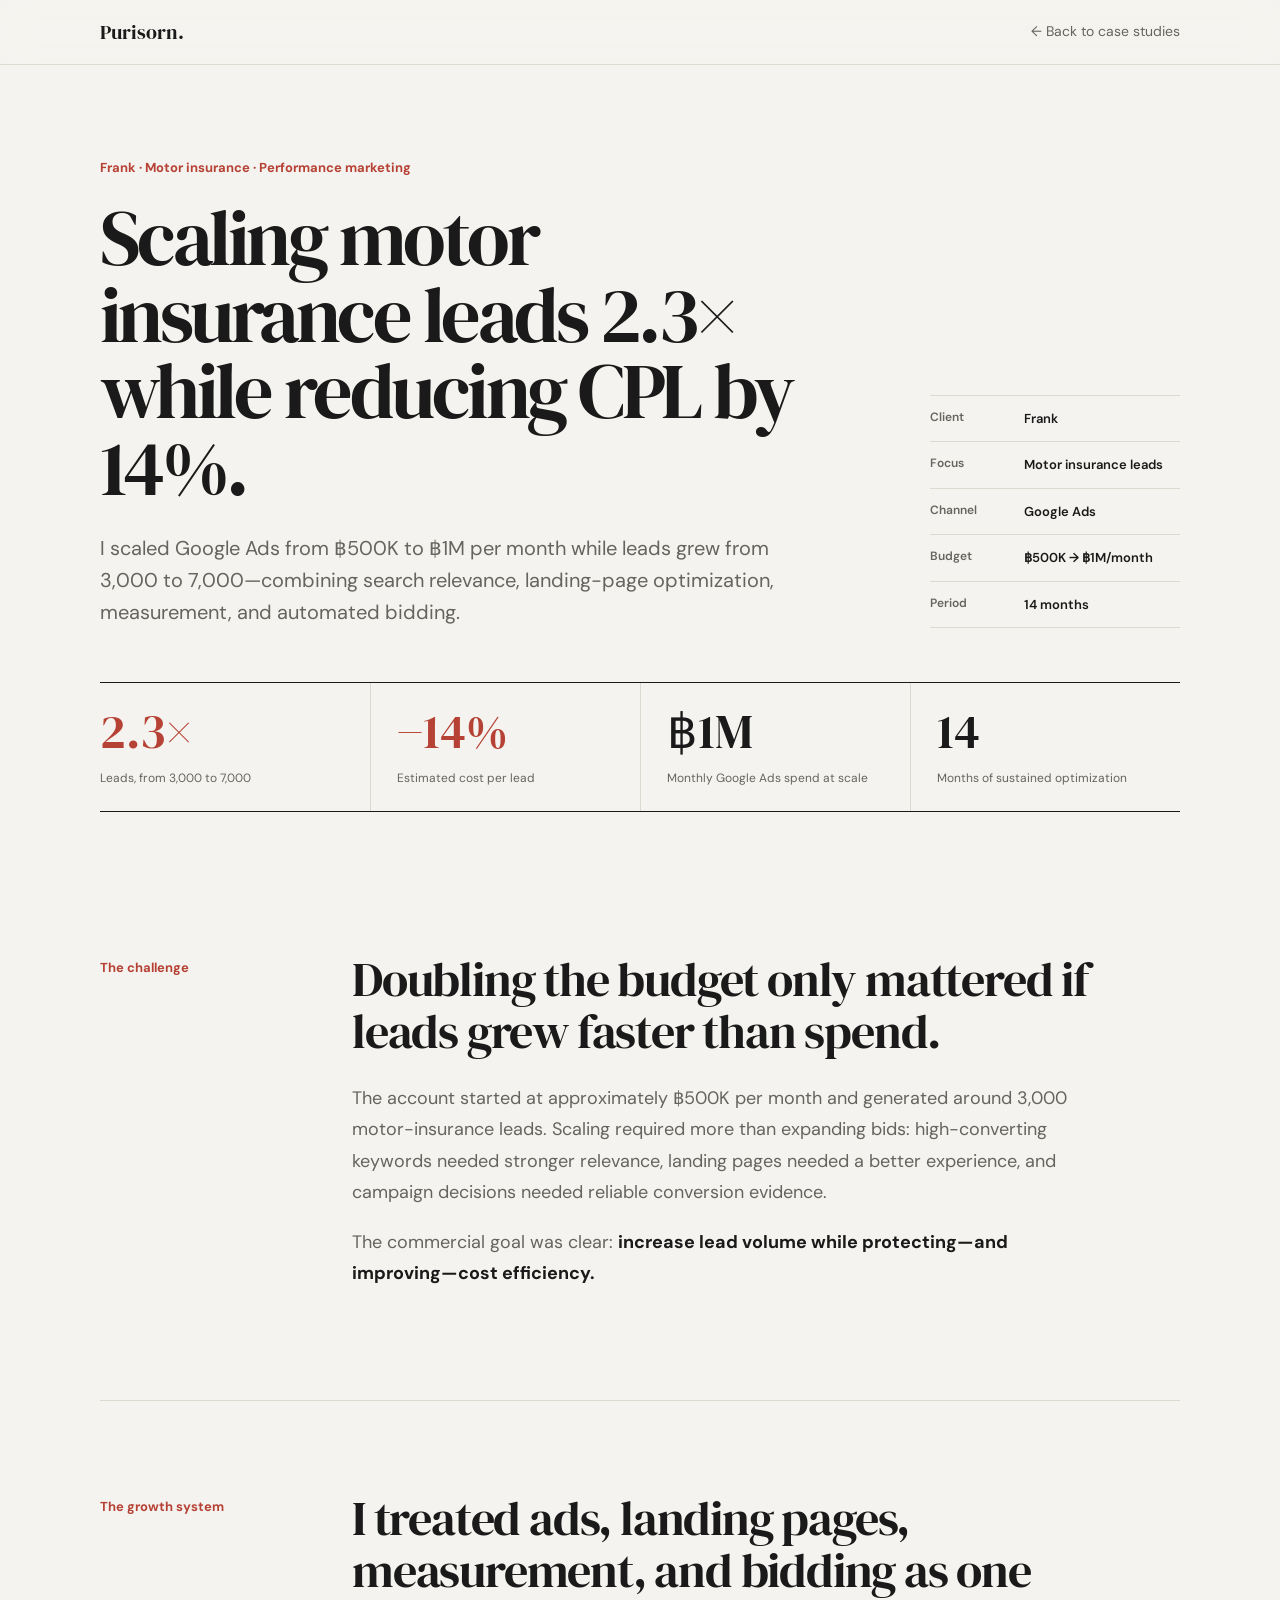
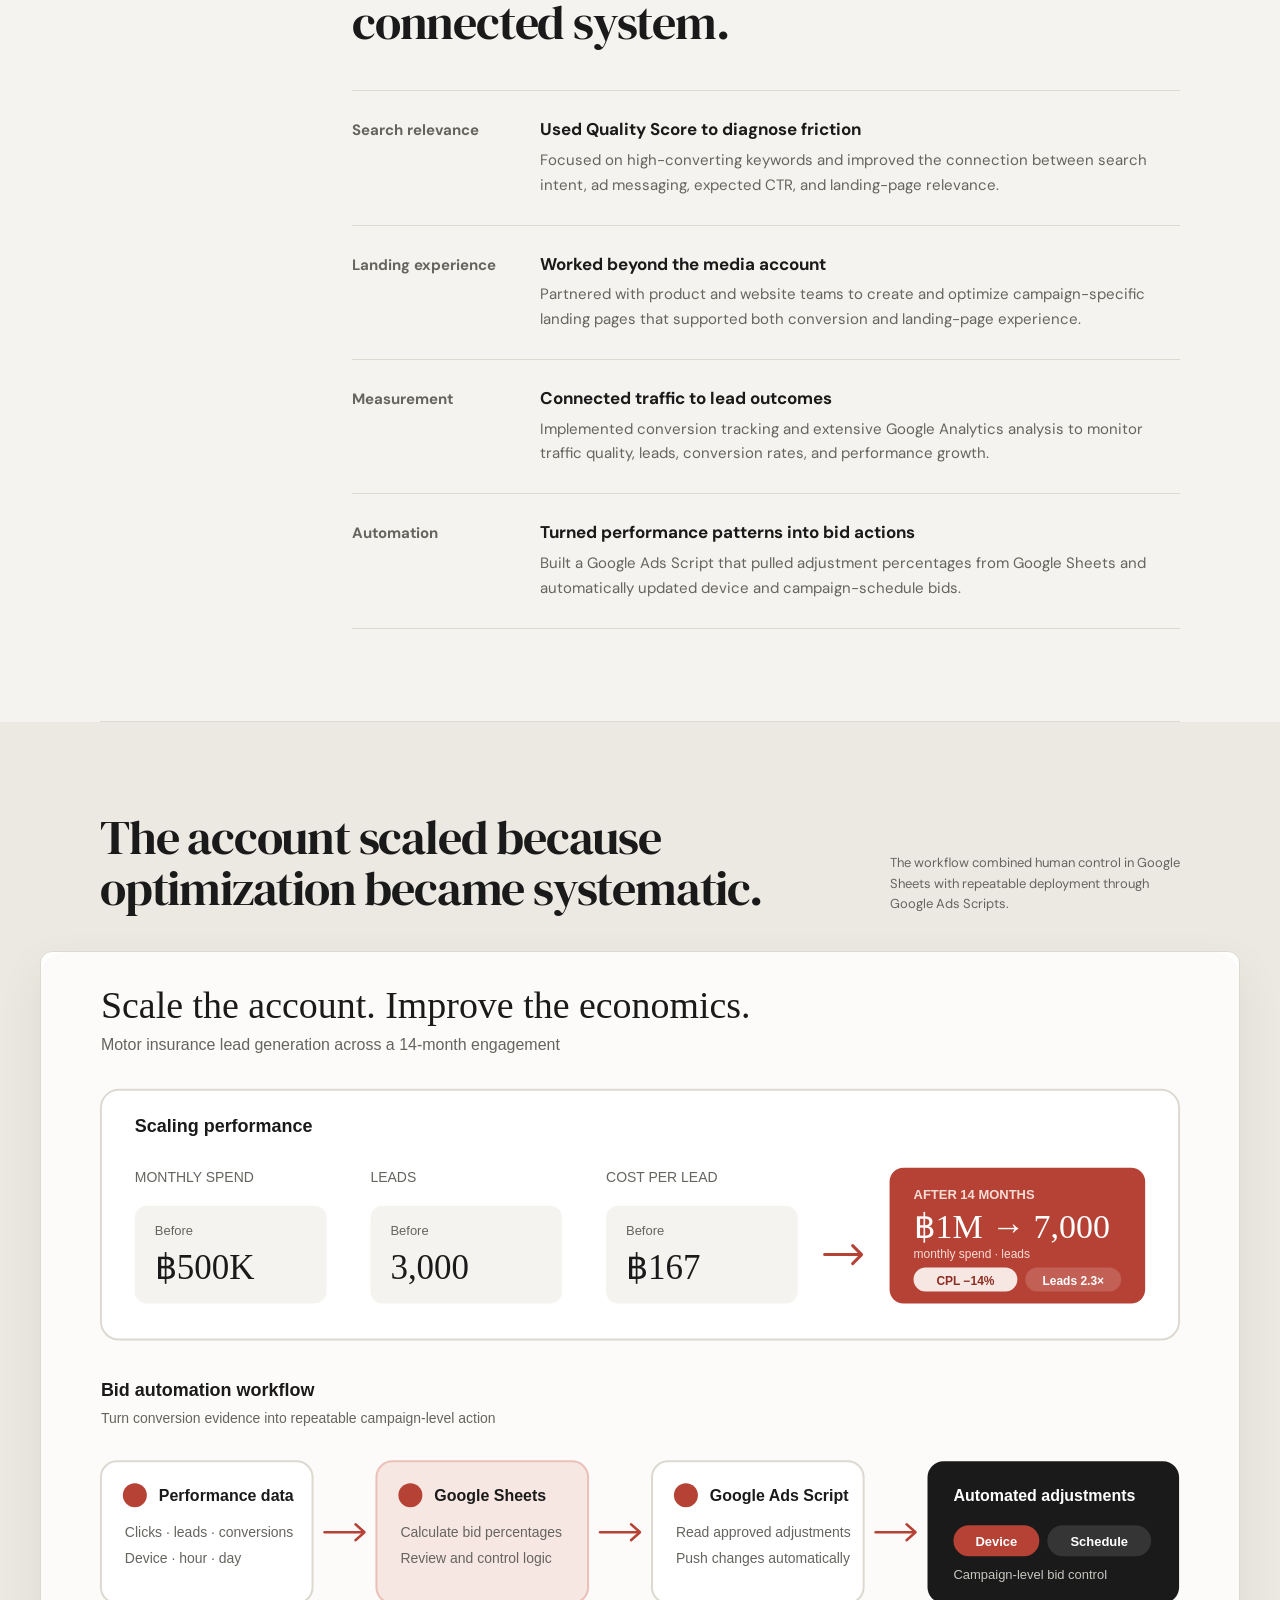
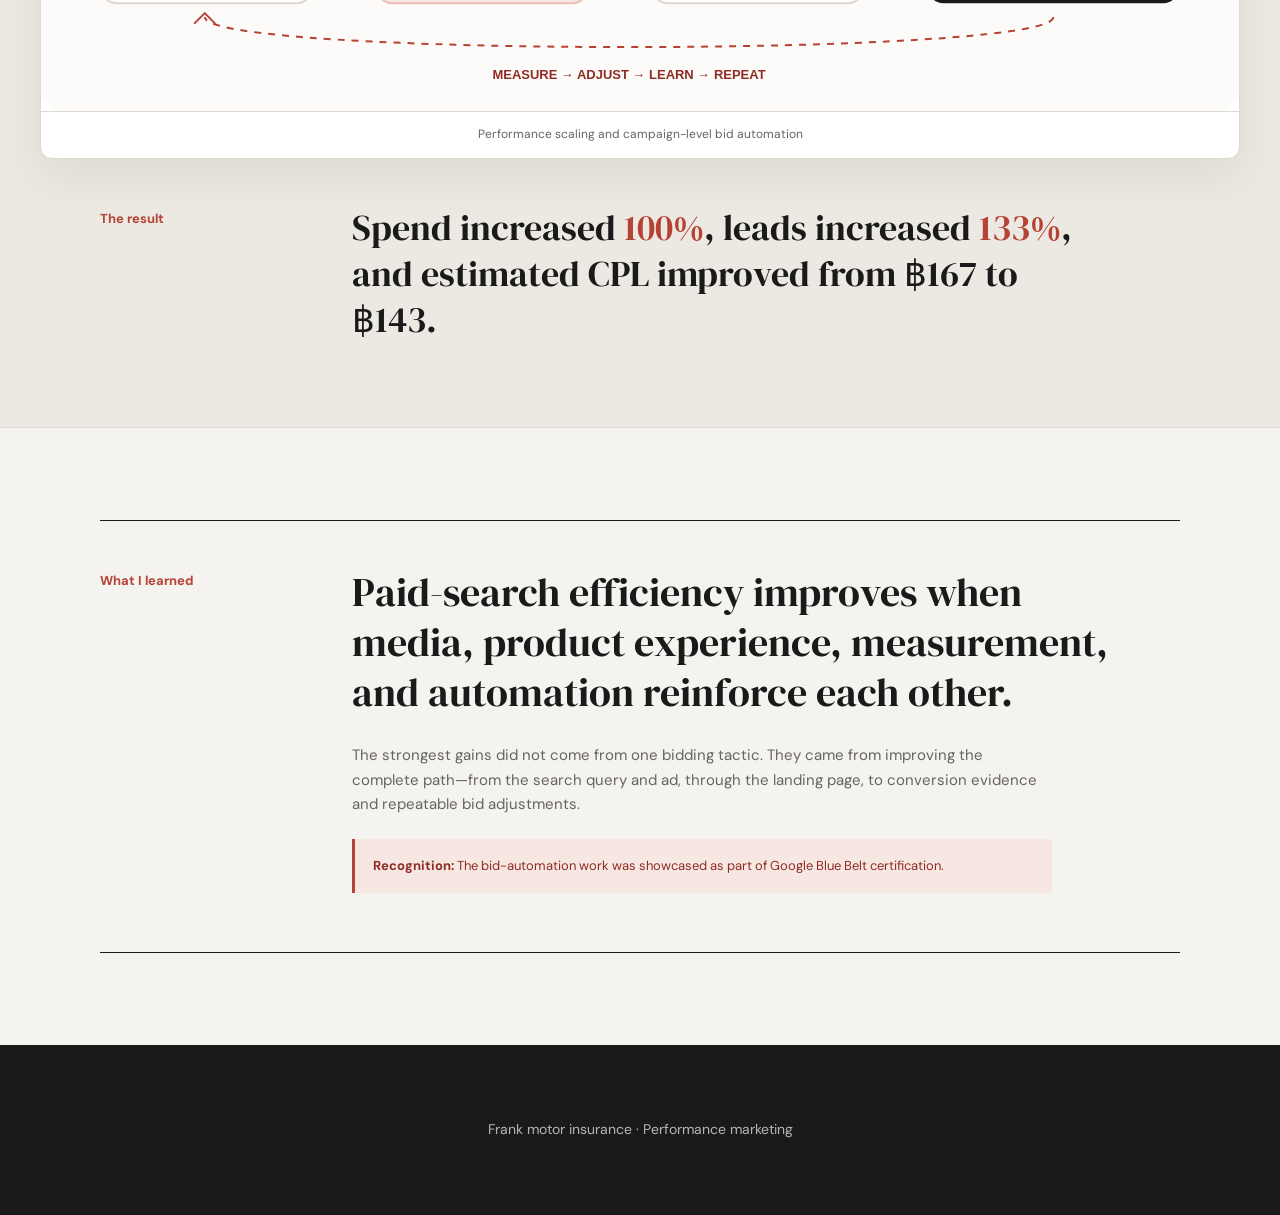
<file: frank-performance.html>
<!DOCTYPE html>
<html lang="en">
<head>
  <meta charset="UTF-8">
  <meta name="viewport" content="width=device-width, initial-scale=1.0">
  <meta name="description" content="Frank motor insurance performance marketing case study by Purisorn Indradat.">
  <title>Frank Performance Marketing — Purisorn Indradat</title>
  <link rel="preconnect" href="https://fonts.googleapis.com">
  <link rel="preconnect" href="https://fonts.gstatic.com" crossorigin>
  <link href="https://fonts.googleapis.com/css2?family=DM+Sans:wght@400;500;600;700&amp;family=DM+Serif+Display&amp;display=swap" rel="stylesheet">
  <style>
    *, *::before, *::after { box-sizing: border-box; }

    :root {
      --paper: #f5f3ef;
      --paper-deep: #ece9e2;
      --white: #fff;
      --ink: #1a1a1a;
      --muted: #66645f;
      --line: #ddd9d0;
      --signal: #b64235;
      --signal-dark: #8e2d23;
      --signal-pale: #f7e7e3;
      --max: 1080px;
    }

    html { scroll-behavior: smooth; }

    body {
      margin: 0;
      background: var(--paper);
      color: var(--ink);
      font-family: "DM Sans", sans-serif;
      font-size: 16px;
      line-height: 1.65;
      -webkit-font-smoothing: antialiased;
    }

    a { color: inherit; }
    img { max-width: 100%; }

    .site-nav {
      position: sticky;
      top: 0;
      z-index: 10;
      border-bottom: 1px solid rgba(221, 217, 208, 0.9);
      background: rgba(245, 243, 239, 0.92);
      backdrop-filter: blur(14px);
    }

    .nav-inner {
      width: min(calc(100% - 48px), var(--max));
      height: 64px;
      margin: 0 auto;
      display: flex;
      align-items: center;
      justify-content: space-between;
    }

    .logo {
      font-family: "DM Serif Display", serif;
      font-size: 20px;
      text-decoration: none;
    }

    .back-link {
      color: var(--muted);
      font-size: 14px;
      text-decoration: none;
    }

    .back-link:hover,
    .back-link:focus-visible { color: var(--signal); }

    .back-link:focus-visible {
      outline: 3px solid rgba(182, 66, 53, 0.22);
      outline-offset: 5px;
    }

    main { overflow: hidden; }

    .hero {
      width: min(calc(100% - 48px), var(--max));
      margin: 0 auto;
      padding: 92px 0 50px;
    }

    .hero-grid {
      display: grid;
      grid-template-columns: minmax(0, 1.55fr) minmax(250px, 0.45fr);
      gap: 70px;
      align-items: end;
    }

    .context,
    .story-label {
      color: var(--signal);
      font-size: 13px;
      font-weight: 700;
    }

    .context { margin: 0 0 22px; }
    h1, h2, h3, p { margin-top: 0; }

    h1 {
      max-width: 800px;
      margin-bottom: 26px;
      font-family: "DM Serif Display", serif;
      font-size: clamp(46px, 7vw, 78px);
      font-weight: 400;
      letter-spacing: -0.045em;
      line-height: 0.98;
    }

    .hero-summary {
      max-width: 710px;
      margin-bottom: 0;
      color: var(--muted);
      font-size: clamp(17px, 2vw, 20px);
      line-height: 1.6;
    }

    .scope-list {
      margin: 0;
      border-top: 1px solid var(--line);
    }

    .scope-list div {
      display: grid;
      grid-template-columns: 82px 1fr;
      gap: 12px;
      padding: 12px 0;
      border-bottom: 1px solid var(--line);
    }

    .scope-list dt {
      color: var(--muted);
      font-size: 12px;
      font-weight: 600;
    }

    .scope-list dd {
      margin: 0;
      font-size: 13px;
      font-weight: 600;
    }

    .impact-strip {
      margin-top: 54px;
      display: grid;
      grid-template-columns: repeat(4, 1fr);
      border-top: 1px solid var(--ink);
      border-bottom: 1px solid var(--ink);
    }

    .impact-item {
      min-height: 128px;
      padding: 24px 26px 24px 0;
      display: flex;
      flex-direction: column;
      justify-content: space-between;
    }

    .impact-item + .impact-item {
      padding-left: 26px;
      border-left: 1px solid var(--line);
    }

    .impact-value {
      font-family: "DM Serif Display", serif;
      font-size: clamp(33px, 4vw, 48px);
      line-height: 1;
    }

    .impact-item:first-child .impact-value,
    .impact-item:nth-child(2) .impact-value { color: var(--signal); }

    .impact-label {
      margin: 10px 0 0;
      color: var(--muted);
      font-size: 12px;
      line-height: 1.45;
    }

    .section {
      width: min(calc(100% - 48px), var(--max));
      margin: 0 auto;
      padding: 92px 0;
      border-bottom: 1px solid var(--line);
    }

    .story-row {
      display: grid;
      grid-template-columns: 190px minmax(0, 1fr);
      gap: 62px;
    }

    .story-label { margin: 3px 0 0; }

    .story-copy h2,
    .evidence-head h2 {
      max-width: 750px;
      margin-bottom: 25px;
      font-family: "DM Serif Display", serif;
      font-size: clamp(32px, 4.2vw, 48px);
      font-weight: 400;
      letter-spacing: -0.025em;
      line-height: 1.08;
    }

    .story-copy > p {
      max-width: 720px;
      margin-bottom: 18px;
      color: var(--muted);
      font-size: 18px;
      line-height: 1.75;
    }

    .story-copy strong { color: var(--ink); }

    .method-list {
      margin-top: 42px;
      border-top: 1px solid var(--line);
    }

    .method {
      display: grid;
      grid-template-columns: 160px minmax(0, 1fr);
      gap: 28px;
      padding: 27px 0;
      border-bottom: 1px solid var(--line);
    }

    .method-name {
      color: var(--signal);
      font-size: 13px;
      font-weight: 700;
    }

    .method h3 {
      margin-bottom: 6px;
      font-size: 17px;
      line-height: 1.4;
    }

    .method p {
      max-width: 660px;
      margin-bottom: 0;
      color: var(--muted);
      font-size: 15px;
      line-height: 1.65;
    }

    .evidence {
      background: var(--paper-deep);
      border-bottom: 1px solid var(--line);
    }

    .evidence-inner {
      width: min(calc(100% - 48px), 1200px);
      margin: 0 auto;
      padding: 90px 0 84px;
    }

    .evidence-head {
      width: min(100%, var(--max));
      margin: 0 auto 36px;
      display: grid;
      grid-template-columns: minmax(0, 1fr) 290px;
      gap: 50px;
      align-items: end;
    }

    .evidence-head h2 { margin-bottom: 0; }

    .evidence-head p {
      margin: 0;
      color: var(--muted);
      font-size: 13px;
      line-height: 1.6;
    }

    .evidence-figure {
      margin: 0;
      overflow: hidden;
      border: 1px solid var(--line);
      border-radius: 12px;
      background: var(--white);
      box-shadow: 0 18px 45px rgba(47, 45, 39, 0.08);
    }

    .evidence-figure img {
      width: 100%;
      display: block;
    }

    .evidence-figure figcaption {
      padding: 13px 18px;
      border-top: 1px solid var(--line);
      color: var(--muted);
      font-size: 12px;
      text-align: center;
    }

    .result-line {
      width: min(100%, var(--max));
      margin: 46px auto 0;
      display: grid;
      grid-template-columns: 190px minmax(0, 1fr);
      gap: 62px;
    }

    .result-line p:last-child {
      max-width: 750px;
      margin: 0;
      font-family: "DM Serif Display", serif;
      font-size: clamp(25px, 3vw, 36px);
      line-height: 1.28;
    }

    .result-line span { color: var(--signal); }

    .learning {
      width: min(calc(100% - 48px), var(--max));
      margin: 0 auto;
      padding: 92px 0;
    }

    .learning-box {
      display: grid;
      grid-template-columns: 190px minmax(0, 1fr);
      gap: 62px;
      padding: 46px 0;
      border-top: 1px solid var(--ink);
      border-bottom: 1px solid var(--ink);
    }

    blockquote {
      max-width: 760px;
      margin: 0;
      font-family: "DM Serif Display", serif;
      font-size: clamp(26px, 3.4vw, 40px);
      line-height: 1.25;
    }

    .learning-note {
      max-width: 700px;
      margin: 26px 0 0;
      color: var(--muted);
      font-size: 15px;
    }

    .recognition {
      max-width: 700px;
      margin-top: 22px;
      padding: 16px 18px;
      border-left: 3px solid var(--signal);
      background: var(--signal-pale);
      color: var(--signal-dark);
      font-size: 13px;
    }

    .case-footer {
      min-height: 170px;
      display: grid;
      place-items: center;
      background: var(--ink);
      color: var(--white);
      text-align: center;
    }

    .case-footer p { margin: 0; color: rgba(255,255,255,0.68); font-size: 14px; }

    @media (max-width: 820px) {
      .hero { padding-top: 64px; }
      .hero-grid { grid-template-columns: 1fr; gap: 40px; }
      .scope-list { max-width: 450px; }
      .impact-strip { grid-template-columns: 1fr 1fr; }
      .impact-item:nth-child(3) { border-left: 0; }
      .impact-item:nth-child(n+3) { border-top: 1px solid var(--line); }
      .story-row,
      .result-line,
      .learning-box { grid-template-columns: 1fr; gap: 22px; }
      .evidence-head { display: block; }
      .evidence-head p { max-width: 570px; margin-top: 18px; }
    }

    @media (max-width: 560px) {
      .nav-inner,
      .hero,
      .section,
      .learning { width: min(calc(100% - 36px), var(--max)); }
      .evidence-inner { width: min(calc(100% - 20px), 1200px); }
      .hero { padding: 48px 0 38px; }
      h1 { font-size: 42px; }
      .hero-summary { font-size: 17px; }
      .impact-strip { margin-top: 38px; }
      .impact-item { min-height: 112px; padding: 20px 18px 20px 0; }
      .impact-item + .impact-item { padding-left: 18px; }
      .section { padding: 66px 0; }
      .story-copy > p { font-size: 16px; }
      .method { grid-template-columns: 1fr; gap: 7px; padding: 22px 0; }
      .evidence-inner { padding: 66px 0 58px; }
      .evidence-head,
      .result-line { padding: 0 8px; }
      .evidence-figure { overflow-x: auto; border-radius: 8px; }
      .evidence-figure img { min-width: 760px; }
      .learning { padding: 66px 0; }
      .learning-box { padding: 34px 0; }
    }

    @media (prefers-reduced-motion: reduce) {
      html { scroll-behavior: auto; }
    }
  </style>
</head>
<body>
  <nav class="site-nav" aria-label="Primary navigation">
    <div class="nav-inner">
      <a class="logo" href="index.html">Purisorn.</a>
      <a class="back-link" href="index.html#work">← Back to case studies</a>
    </div>
  </nav>

  <main>
    <header class="hero">
      <div class="hero-grid">
        <div>
          <p class="context">Frank · Motor insurance · Performance marketing</p>
          <h1>Scaling motor insurance leads 2.3× while reducing CPL by 14%.</h1>
          <p class="hero-summary">I scaled Google Ads from ฿500K to ฿1M per month while leads grew from 3,000 to 7,000—combining search relevance, landing-page optimization, measurement, and automated bidding.</p>
        </div>

        <dl class="scope-list">
          <div><dt>Client</dt><dd>Frank</dd></div>
          <div><dt>Focus</dt><dd>Motor insurance leads</dd></div>
          <div><dt>Channel</dt><dd>Google Ads</dd></div>
          <div><dt>Budget</dt><dd>฿500K → ฿1M/month</dd></div>
          <div><dt>Period</dt><dd>14 months</dd></div>
        </dl>
      </div>

      <div class="impact-strip" aria-label="Case study outcomes">
        <div class="impact-item">
          <span class="impact-value">2.3×</span>
          <p class="impact-label">Leads, from 3,000 to 7,000</p>
        </div>
        <div class="impact-item">
          <span class="impact-value">−14%</span>
          <p class="impact-label">Estimated cost per lead</p>
        </div>
        <div class="impact-item">
          <span class="impact-value">฿1M</span>
          <p class="impact-label">Monthly Google Ads spend at scale</p>
        </div>
        <div class="impact-item">
          <span class="impact-value">14</span>
          <p class="impact-label">Months of sustained optimization</p>
        </div>
      </div>
    </header>

    <section class="section">
      <div class="story-row">
        <p class="story-label">The challenge</p>
        <div class="story-copy">
          <h2>Doubling the budget only mattered if leads grew faster than spend.</h2>
          <p>The account started at approximately ฿500K per month and generated around 3,000 motor-insurance leads. Scaling required more than expanding bids: high-converting keywords needed stronger relevance, landing pages needed a better experience, and campaign decisions needed reliable conversion evidence.</p>
          <p>The commercial goal was clear: <strong>increase lead volume while protecting—and improving—cost efficiency.</strong></p>
        </div>
      </div>
    </section>

    <section class="section">
      <div class="story-row">
        <p class="story-label">The growth system</p>
        <div class="story-copy">
          <h2>I treated ads, landing pages, measurement, and bidding as one connected system.</h2>

          <div class="method-list">
            <article class="method">
              <p class="method-name">Search relevance</p>
              <div>
                <h3>Used Quality Score to diagnose friction</h3>
                <p>Focused on high-converting keywords and improved the connection between search intent, ad messaging, expected CTR, and landing-page relevance.</p>
              </div>
            </article>

            <article class="method">
              <p class="method-name">Landing experience</p>
              <div>
                <h3>Worked beyond the media account</h3>
                <p>Partnered with product and website teams to create and optimize campaign-specific landing pages that supported both conversion and landing-page experience.</p>
              </div>
            </article>

            <article class="method">
              <p class="method-name">Measurement</p>
              <div>
                <h3>Connected traffic to lead outcomes</h3>
                <p>Implemented conversion tracking and extensive Google Analytics analysis to monitor traffic quality, leads, conversion rates, and performance growth.</p>
              </div>
            </article>

            <article class="method">
              <p class="method-name">Automation</p>
              <div>
                <h3>Turned performance patterns into bid actions</h3>
                <p>Built a Google Ads Script that pulled adjustment percentages from Google Sheets and automatically updated device and campaign-schedule bids.</p>
              </div>
            </article>
          </div>
        </div>
      </div>
    </section>

    <section class="evidence" aria-labelledby="evidence-title">
      <div class="evidence-inner">
        <div class="evidence-head">
          <h2 id="evidence-title">The account scaled because optimization became systematic.</h2>
          <p>The workflow combined human control in Google Sheets with repeatable deployment through Google Ads Scripts.</p>
        </div>

        <figure class="evidence-figure">
          <img src="images/frank-performance-system.svg" alt="Frank campaign scaling results and automated Google Ads bidding workflow.">
          <figcaption>Performance scaling and campaign-level bid automation</figcaption>
        </figure>

        <div class="result-line">
          <p class="story-label">The result</p>
          <p>Spend increased <span>100%</span>, leads increased <span>133%</span>, and estimated CPL improved from ฿167 to ฿143.</p>
        </div>
      </div>
    </section>

    <section class="learning">
      <div class="learning-box">
        <p class="story-label">What I learned</p>
        <div>
          <blockquote>Paid-search efficiency improves when media, product experience, measurement, and automation reinforce each other.</blockquote>
          <p class="learning-note">The strongest gains did not come from one bidding tactic. They came from improving the complete path—from the search query and ad, through the landing page, to conversion evidence and repeatable bid adjustments.</p>
          <p class="recognition"><strong>Recognition:</strong> The bid-automation work was showcased as part of Google Blue Belt certification.</p>
        </div>
      </div>
    </section>
  </main>

  <footer class="case-footer">
    <p>Frank motor insurance · Performance marketing</p>
  </footer>
</body>
</html>
</file>
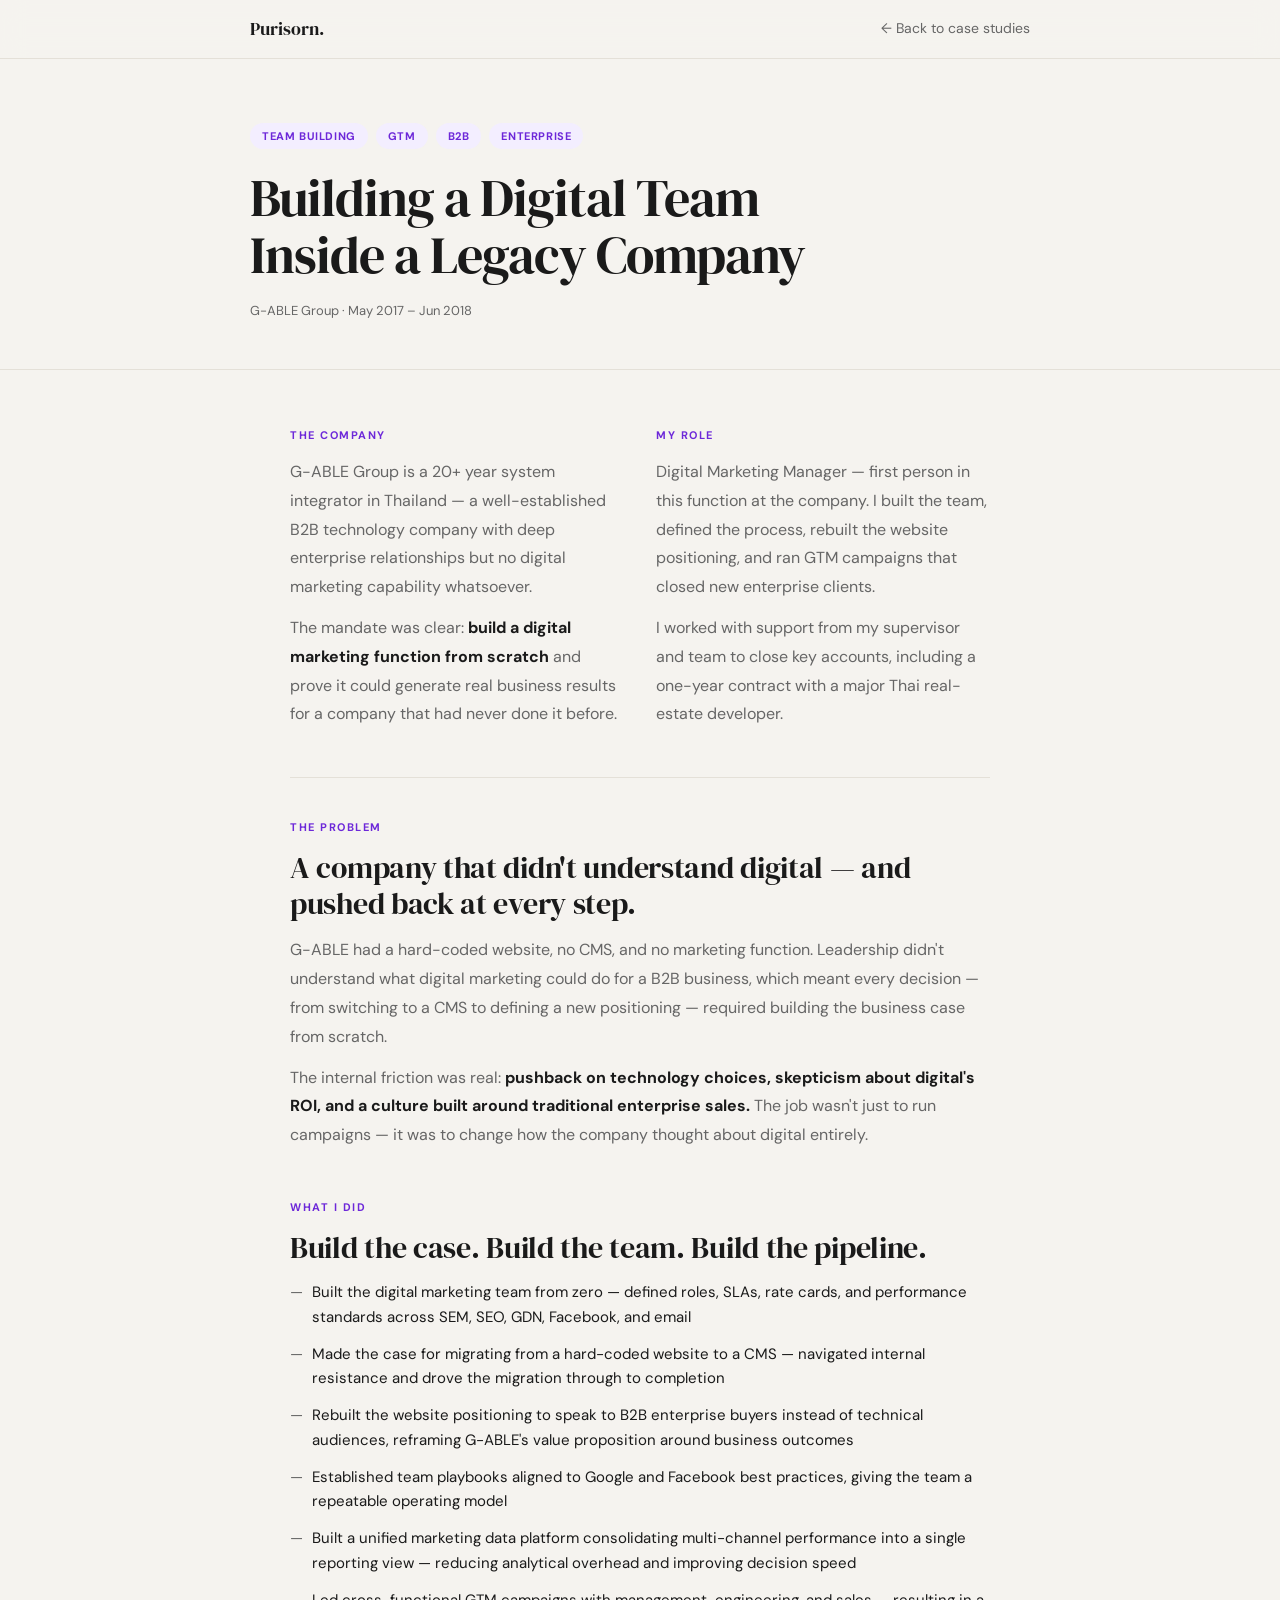
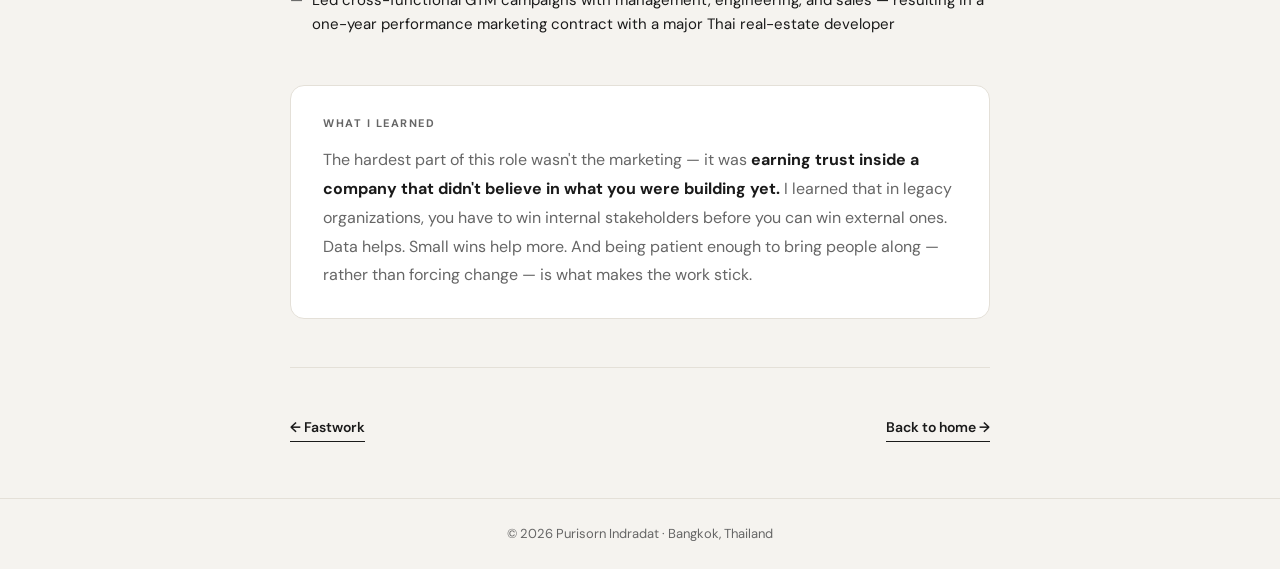
<file: gable.html>
<!DOCTYPE html>
<html lang="en">
<head>
  <meta charset="UTF-8" />
  <meta name="viewport" content="width=device-width, initial-scale=1.0" />
  <title>G-ABLE — Purisorn Indradat</title>
  <link rel="preconnect" href="https://fonts.googleapis.com">
  <link href="https://fonts.googleapis.com/css2?family=DM+Sans:ital,wght@0,300;0,400;0,500;0,600;0,700;1,400&family=DM+Serif+Display:ital@0;1&display=swap" rel="stylesheet">
  <style>
    *, *::before, *::after { box-sizing: border-box; margin: 0; padding: 0; }
    :root {
      --white: #ffffff; --bg: #f5f3ef; --ink: #1a1a1a; --ink-light: #666;
      --border: #e4e0d8; --accent: #6d28d9; --accent-light: #f3eeff;
      --max: 780px;
    }
    html { scroll-behavior: smooth; }
    body { background: var(--bg); color: var(--ink); font-family: 'DM Sans', sans-serif; font-size: 16px; line-height: 1.65; }

    nav {
      position: sticky; top: 0; z-index: 100;
      background: rgba(245,243,239,0.92); backdrop-filter: blur(12px);
      border-bottom: 1px solid var(--border); padding: 0 40px;
    }
    nav .wrap { max-width: var(--max); margin: 0 auto; display: flex; align-items: center; justify-content: space-between; height: 58px; }
    .nav-logo { font-family: 'DM Serif Display', serif; font-size: 18px; color: var(--ink); text-decoration: none; }
    .nav-back { font-size: 14px; color: var(--ink-light); text-decoration: none; display: flex; align-items: center; gap: 6px; transition: color 0.15s; }
    .nav-back:hover { color: var(--ink); }

    .hero { padding: 64px 40px 48px; border-bottom: 1px solid var(--border); }
    .hero-inner { max-width: var(--max); margin: 0 auto; }
    .chips { display: flex; gap: 8px; flex-wrap: wrap; margin-bottom: 20px; }
    .chip { font-size: 11px; font-weight: 700; text-transform: uppercase; letter-spacing: 0.6px; padding: 4px 12px; border-radius: 99px; background: var(--accent-light); color: var(--accent); }
    h1 { font-family: 'DM Serif Display', serif; font-size: clamp(32px, 5vw, 52px); font-weight: 400; letter-spacing: -1px; line-height: 1.1; color: var(--ink); margin-bottom: 16px; }
    .hero-meta { display: flex; align-items: center; gap: 20px; flex-wrap: wrap; }
    .hero-company { font-size: 13px; color: var(--ink-light); }
    .hero-stat { font-size: 13px; font-weight: 700; color: var(--accent); }

    .content { max-width: var(--max); margin: 0 auto; padding: 56px 40px; }

    .img-block { width: 100%; border-radius: 14px; overflow: hidden; background: var(--white); border: 1px solid var(--border); margin-bottom: 48px; }
    .img-block img { width: 100%; display: block; }
    .img-caption { font-size: 11px; color: var(--ink-light); text-align: center; padding: 10px 20px; border-top: 1px solid var(--border); letter-spacing: 0.5px; text-transform: uppercase; font-weight: 600; }

    .two-col { display: grid; grid-template-columns: 1fr 1fr; gap: 32px; margin-bottom: 48px; }
    @media(max-width:560px){ .two-col { grid-template-columns: 1fr; } }

    .block { margin-bottom: 48px; }
    .block-label { font-size: 11px; font-weight: 700; letter-spacing: 1.5px; text-transform: uppercase; color: var(--accent); margin-bottom: 14px; }
    .block h2 { font-family: 'DM Serif Display', serif; font-size: clamp(22px, 3vw, 30px); font-weight: 400; letter-spacing: -0.3px; margin-bottom: 14px; line-height: 1.2; }
    .block p { color: var(--ink-light); line-height: 1.8; margin-bottom: 12px; }
    .block p:last-child { margin-bottom: 0; }
    .block p strong { color: var(--ink); }

    ul.did { list-style: none; display: flex; flex-direction: column; gap: 12px; }
    ul.did li { font-size: 15px; color: var(--ink); padding-left: 22px; position: relative; line-height: 1.65; }
    ul.did li::before { content: '—'; position: absolute; left: 0; color: var(--ink-light); }

    .outcome-box { background: var(--accent-light); border: 1px solid #c4b0f5; border-radius: 14px; padding: 28px 32px; margin-bottom: 48px; }
    .outcome-box .block-label { color: var(--accent); }
    .outcome-box p { font-size: 18px; font-weight: 700; color: var(--ink); line-height: 1.6; }

    .learned { background: var(--white); border: 1px solid var(--border); border-radius: 14px; padding: 28px 32px; margin-bottom: 48px; }
    .learned .block-label { color: var(--ink-light); }

    .nav-cs { display: flex; justify-content: space-between; padding-top: 48px; border-top: 1px solid var(--border); }
    .nav-cs a { font-size: 14px; font-weight: 600; color: var(--ink); text-decoration: none; display: flex; align-items: center; gap: 6px; border-bottom: 1.5px solid var(--ink); padding-bottom: 2px; transition: color 0.15s, border-color 0.15s; }
    .nav-cs a:hover { color: var(--accent); border-color: var(--accent); }

    footer { text-align: center; padding: 24px; font-size: 13px; color: var(--ink-light); border-top: 1px solid var(--border); }
    @media(max-width:480px) {
      nav { padding: 0 20px; }
      .hero { padding: 48px 20px 36px; }
      .content { padding: 40px 20px; }
      h1 { font-size: 30px; letter-spacing: -0.5px; }
      .two-col { grid-template-columns: 1fr !important; gap: 24px !important; }
      .img-block { margin-bottom: 32px; }
      .learned, .outcome-box { padding: 20px; }
      .nav-cs { flex-direction: column; gap: 16px; }
    }
  </style>
</head>
<body>

<nav>
  <div class="wrap" style="padding:0">
    <a href="index.html" class="nav-logo">Purisorn.</a>
    <a href="index.html#work" class="nav-back">← Back to case studies</a>
  </div>
</nav>

<div class="hero">
  <div class="hero-inner">
    <div class="chips">
      <span class="chip">Team Building</span>
      <span class="chip">GTM</span>
      <span class="chip">B2B</span>
      <span class="chip">Enterprise</span>
    </div>
    <h1>Building a Digital Team<br>Inside a Legacy Company</h1>
    <div class="hero-meta">
      <span class="hero-company">G-ABLE Group · May 2017 – Jun 2018</span>
    </div>
  </div>
</div>

<div class="content">


  <div class="two-col">
    <div class="block" style="margin-bottom:0">
      <div class="block-label">The Company</div>
      <p>G-ABLE Group is a 20+ year system integrator in Thailand — a well-established B2B technology company with deep enterprise relationships but no digital marketing capability whatsoever.</p>
      <p>The mandate was clear: <strong>build a digital marketing function from scratch</strong> and prove it could generate real business results for a company that had never done it before.</p>
    </div>
    <div class="block" style="margin-bottom:0">
      <div class="block-label">My Role</div>
      <p>Digital Marketing Manager — first person in this function at the company. I built the team, defined the process, rebuilt the website positioning, and ran GTM campaigns that closed new enterprise clients.</p>
      <p>I worked with support from my supervisor and team to close key accounts, including a one-year contract with a major Thai real-estate developer.</p>
    </div>
  </div>

  <div style="border-top:1px solid var(--border); margin: 40px 0"></div>

  <div class="block">
    <div class="block-label">The Problem</div>
    <h2>A company that didn't understand digital — and pushed back at every step.</h2>
    <p>G-ABLE had a hard-coded website, no CMS, and no marketing function. Leadership didn't understand what digital marketing could do for a B2B business, which meant every decision — from switching to a CMS to defining a new positioning — required building the business case from scratch.</p>
    <p>The internal friction was real: <strong>pushback on technology choices, skepticism about digital's ROI, and a culture built around traditional enterprise sales.</strong> The job wasn't just to run campaigns — it was to change how the company thought about digital entirely.</p>
  </div>

  <div class="block">
    <div class="block-label">What I Did</div>
    <h2>Build the case. Build the team. Build the pipeline.</h2>
    <ul class="did">
      <li>Built the digital marketing team from zero — defined roles, SLAs, rate cards, and performance standards across SEM, SEO, GDN, Facebook, and email</li>
      <li>Made the case for migrating from a hard-coded website to a CMS — navigated internal resistance and drove the migration through to completion</li>
      <li>Rebuilt the website positioning to speak to B2B enterprise buyers instead of technical audiences, reframing G-ABLE's value proposition around business outcomes</li>
      <li>Established team playbooks aligned to Google and Facebook best practices, giving the team a repeatable operating model</li>
      <li>Built a unified marketing data platform consolidating multi-channel performance into a single reporting view — reducing analytical overhead and improving decision speed</li>
      <li>Led cross-functional GTM campaigns with management, engineering, and sales — resulting in a one-year performance marketing contract with a major Thai real-estate developer</li>
    </ul>
  </div>



  <div class="learned">
    <div class="block-label">What I Learned</div>
    <p style="color:var(--ink-light); line-height:1.8">The hardest part of this role wasn't the marketing — it was <strong style="color:var(--ink)">earning trust inside a company that didn't believe in what you were building yet.</strong> I learned that in legacy organizations, you have to win internal stakeholders before you can win external ones. Data helps. Small wins help more. And being patient enough to bring people along — rather than forcing change — is what makes the work stick.</p>
  </div>

  <div class="nav-cs">
    <a href="fastwork.html">← Fastwork</a>
    <a href="index.html">Back to home →</a>
  </div>

</div>

<footer>© 2026 Purisorn Indradat · Bangkok, Thailand</footer>

</body>
</html>
</file>
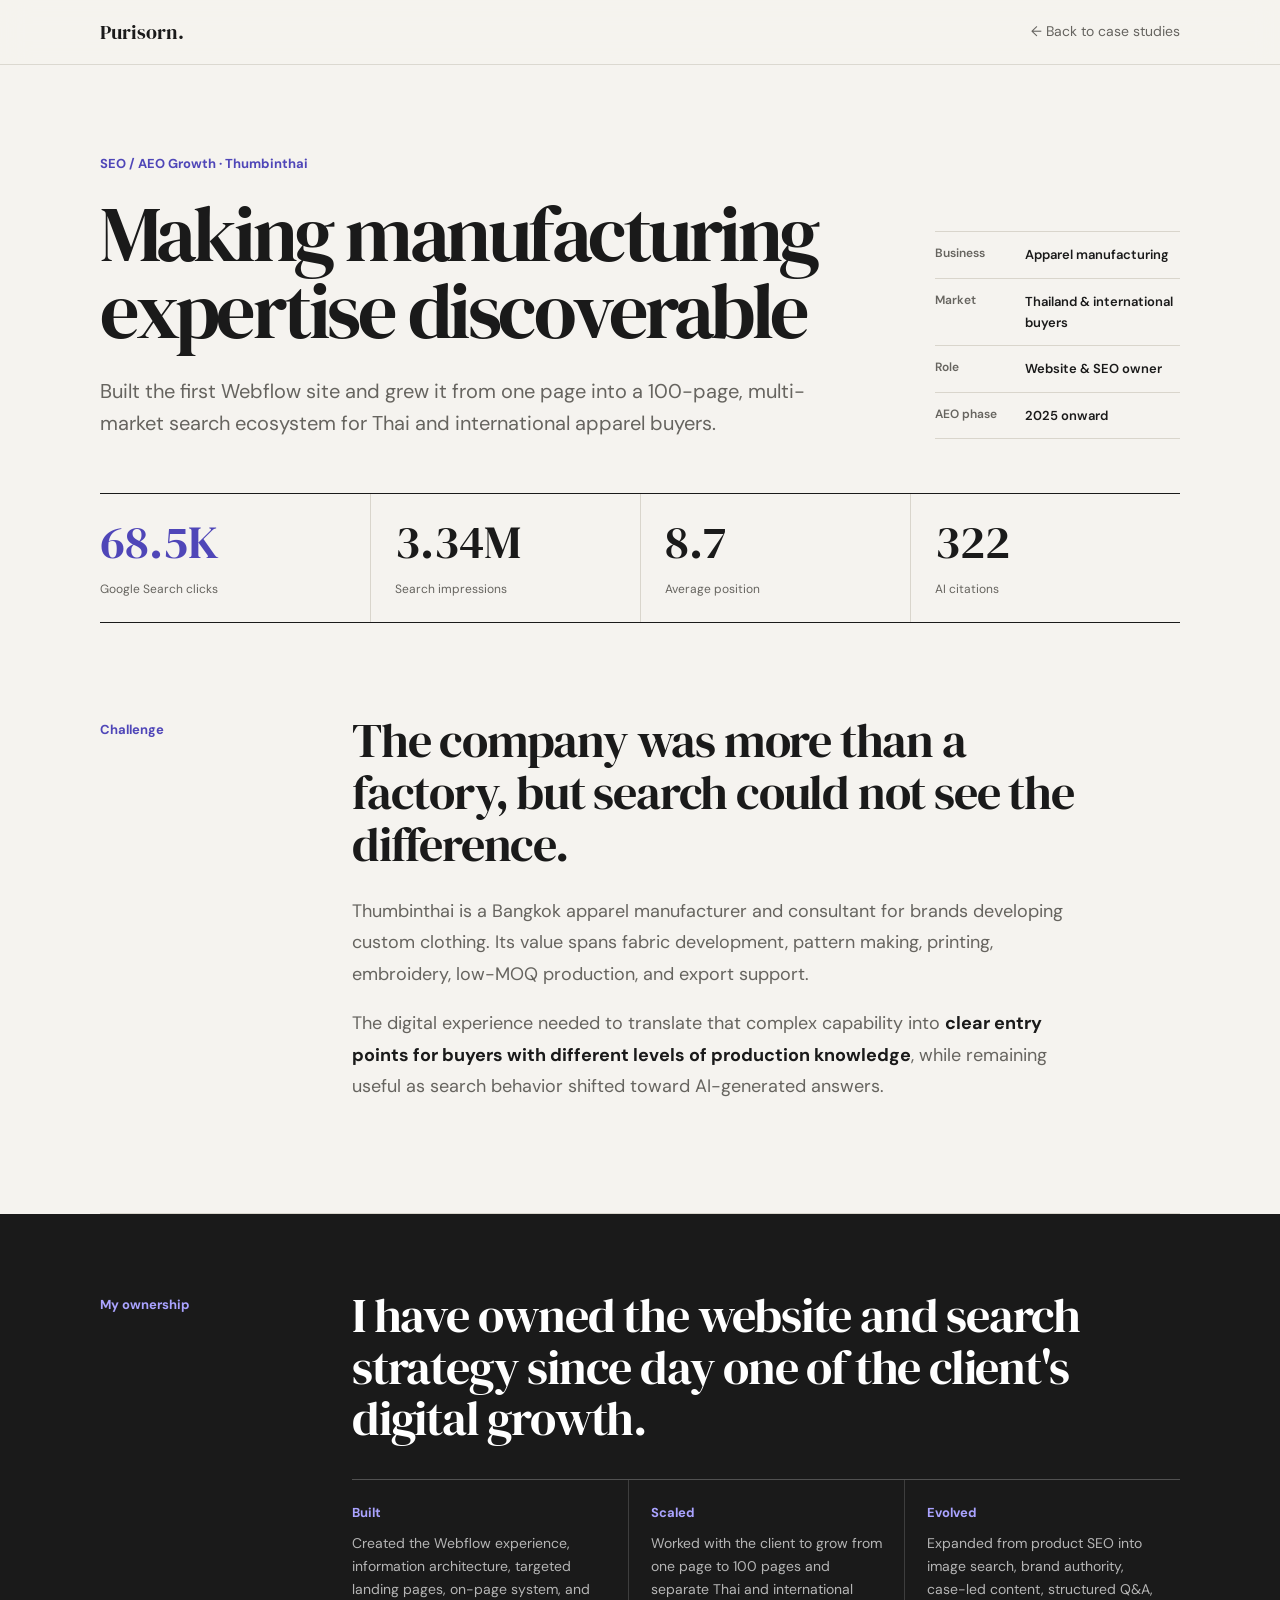
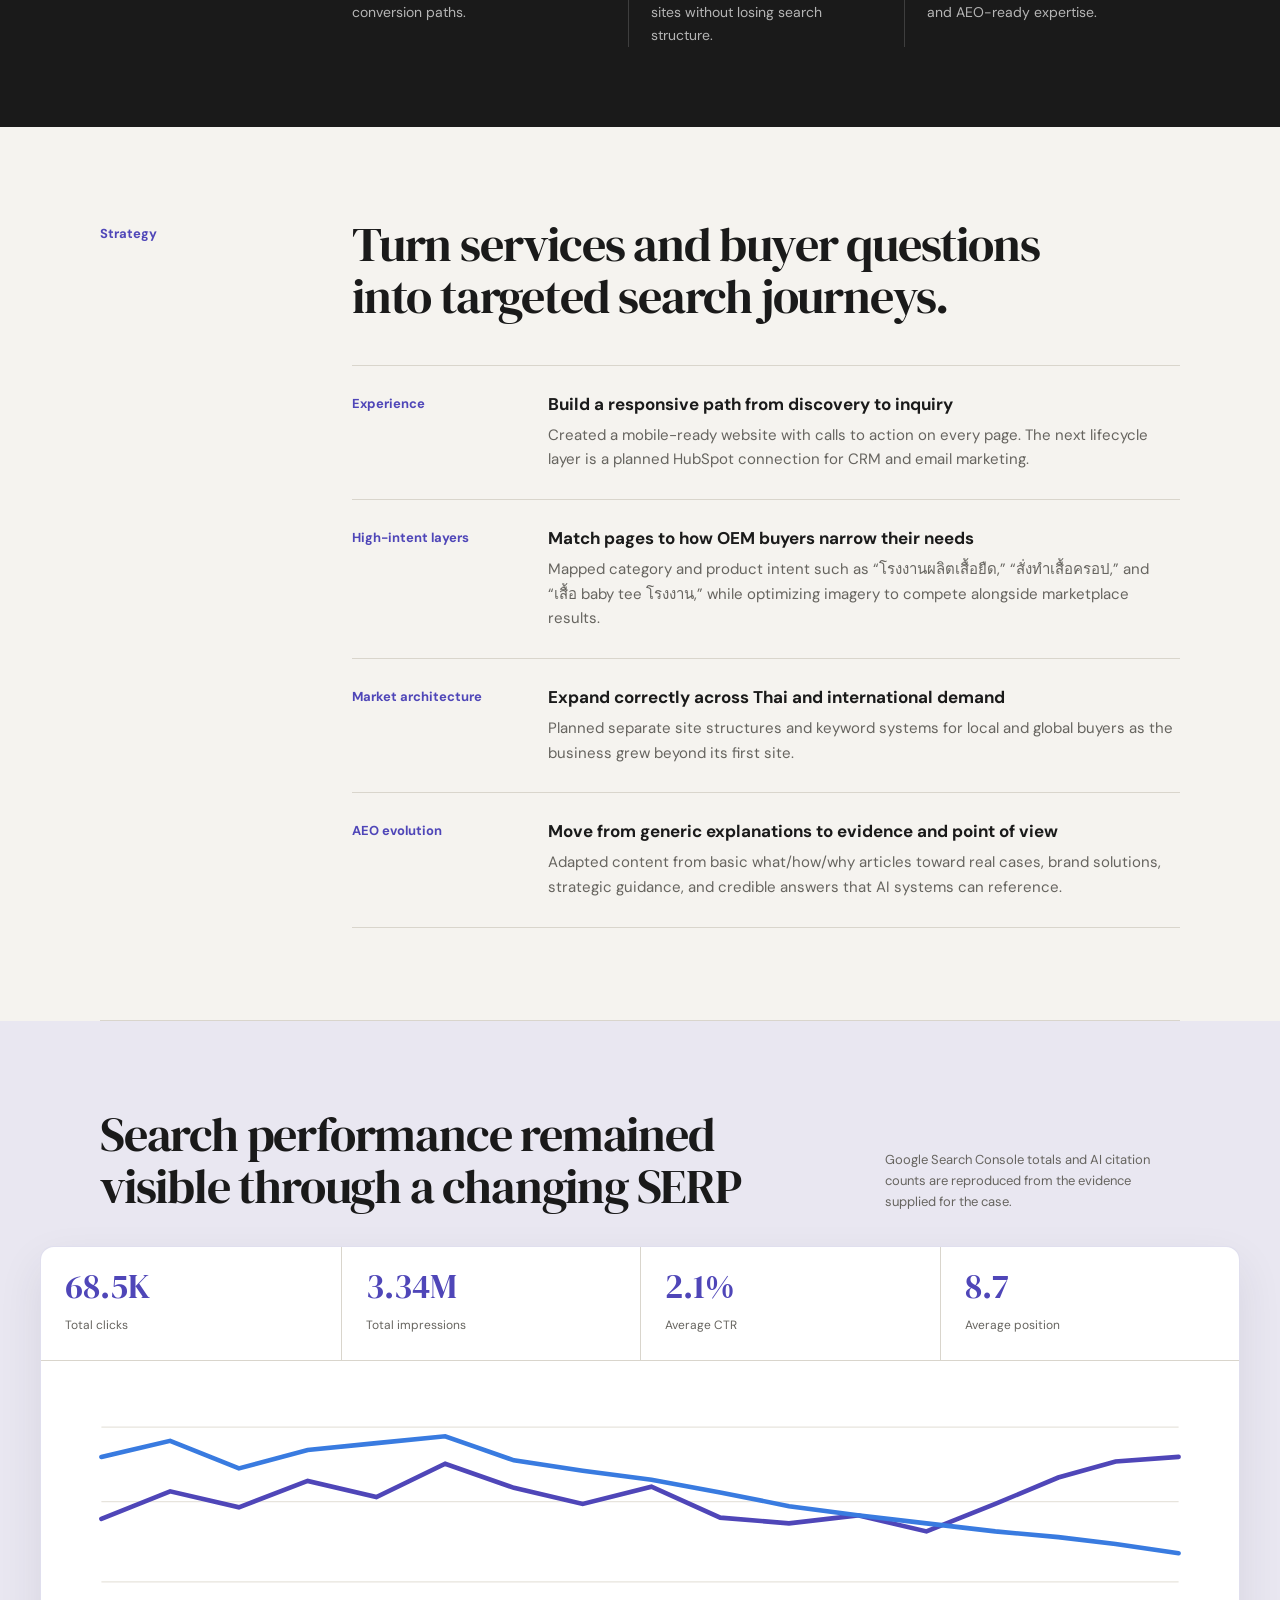
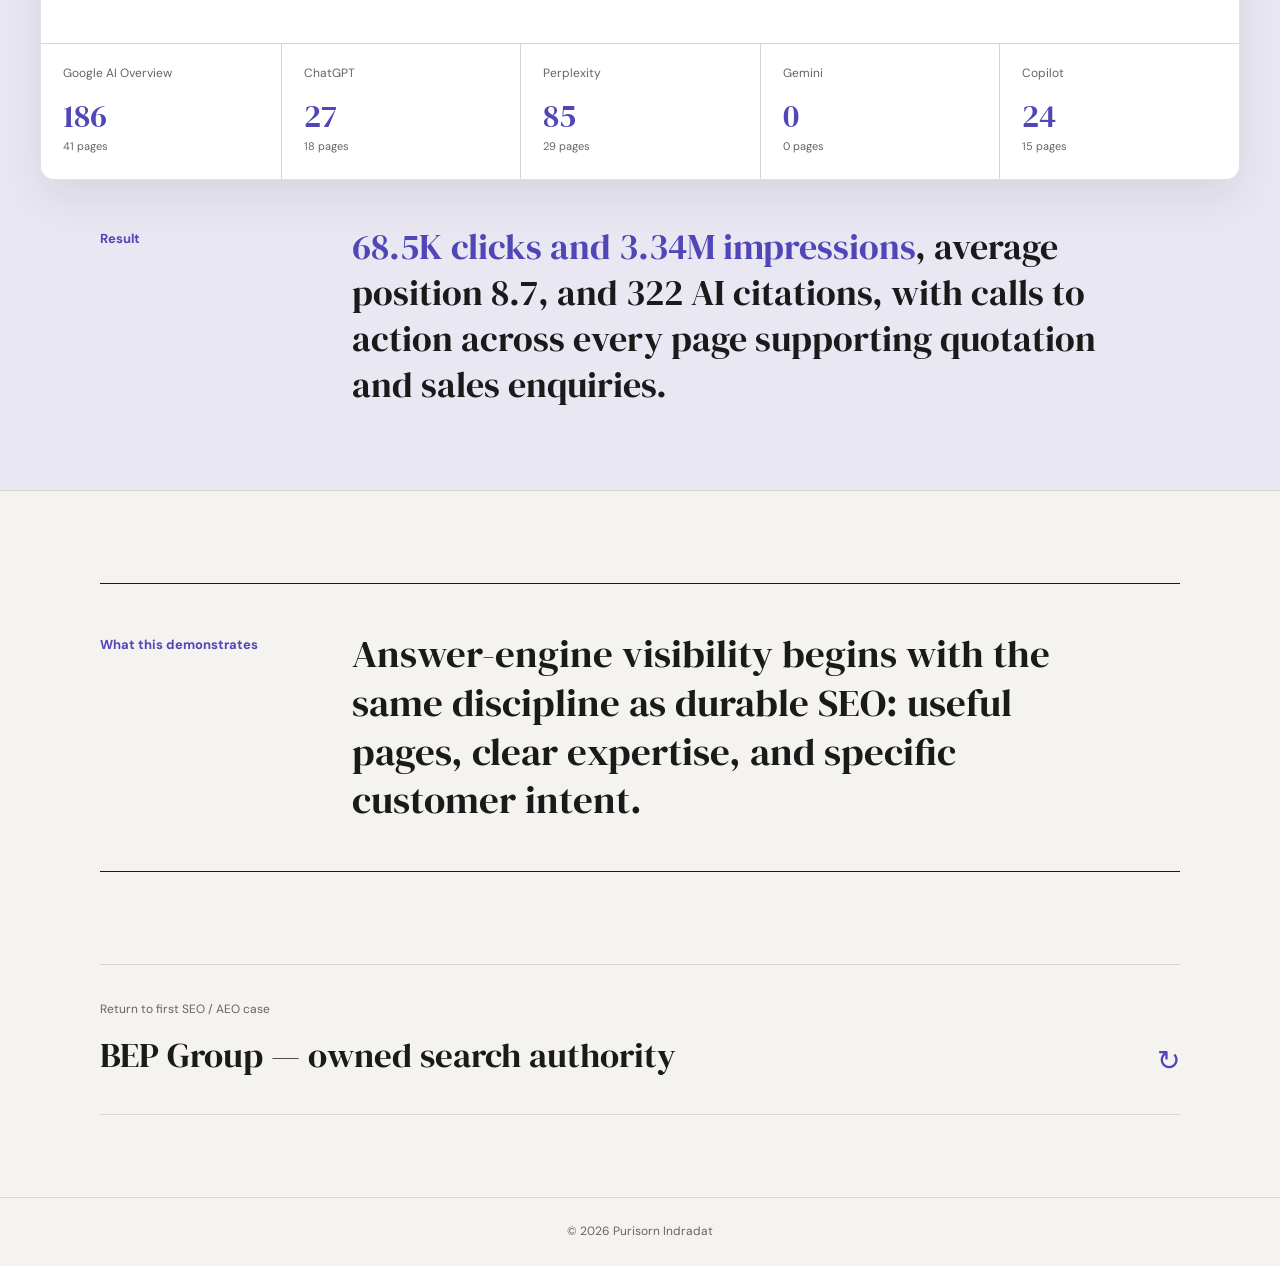
<file: thumbinthai-seo.html>
<!DOCTYPE html>
<html lang="en">
<head><meta charset="UTF-8"><meta name="viewport" content="width=device-width, initial-scale=1.0"><meta name="description" content="Thumbinthai SEO and AEO growth case study by Purisorn Indradat."><title>Thumbinthai SEO &amp; AEO Growth — Purisorn Indradat</title><link rel="preconnect" href="https://fonts.googleapis.com"><link rel="preconnect" href="https://fonts.gstatic.com" crossorigin><link href="https://fonts.googleapis.com/css2?family=DM+Sans:wght@400;500;600;700&amp;family=DM+Serif+Display&amp;display=swap" rel="stylesheet"><link rel="stylesheet" href="seo-case.css"></head>
<body><nav class="site-nav"><div class="nav-inner"><a class="logo" href="index.html">Purisorn.</a><a class="back-link" href="index.html#work">← Back to case studies</a></div></nav><main>
  <header class="hero"><div class="hero-grid"><div><p class="context">SEO / AEO Growth · Thumbinthai</p><h1>Making manufacturing expertise discoverable</h1><p class="hero-summary">Built the first Webflow site and grew it from one page into a 100-page, multi-market search ecosystem for Thai and international apparel buyers.</p></div><dl class="scope-list"><div><dt>Business</dt><dd>Apparel manufacturing</dd></div><div><dt>Market</dt><dd>Thailand &amp; international buyers</dd></div><div><dt>Role</dt><dd>Website &amp; SEO owner</dd></div><div><dt>AEO phase</dt><dd>2025 onward</dd></div></dl></div>
    <div class="impact-strip"><div class="impact-item"><div class="impact-value">68.5K</div><p class="impact-label">Google Search clicks</p></div><div class="impact-item"><div class="impact-value">3.34M</div><p class="impact-label">Search impressions</p></div><div class="impact-item"><div class="impact-value">8.7</div><p class="impact-label">Average position</p></div><div class="impact-item"><div class="impact-value">322</div><p class="impact-label">AI citations</p></div></div>
  </header>
  <section class="section"><div class="story-row"><p class="story-label">Challenge</p><div class="story-copy"><h2>The company was more than a factory, but search could not see the difference.</h2><p>Thumbinthai is a Bangkok apparel manufacturer and consultant for brands developing custom clothing. Its value spans fabric development, pattern making, printing, embroidery, low-MOQ production, and export support.</p><p>The digital experience needed to translate that complex capability into <strong>clear entry points for buyers with different levels of production knowledge</strong>, while remaining useful as search behavior shifted toward AI-generated answers.</p></div></div></section>
  <section class="ownership-band"><div class="ownership-inner"><p class="story-label">My ownership</p><div class="ownership-content"><h2>I have owned the website and search strategy since day one of the client's digital growth.</h2><div class="ownership-grid">
    <div class="ownership-item"><strong>Built</strong><p>Created the Webflow experience, information architecture, targeted landing pages, on-page system, and conversion paths.</p></div>
    <div class="ownership-item"><strong>Scaled</strong><p>Worked with the client to grow from one page to 100 pages and separate Thai and international sites without losing search structure.</p></div>
    <div class="ownership-item"><strong>Evolved</strong><p>Expanded from product SEO into image search, brand authority, case-led content, structured Q&amp;A, and AEO-ready expertise.</p></div>
  </div></div></div></section>
  <section class="section"><div class="story-row"><p class="story-label">Strategy</p><div class="story-copy"><h2>Turn services and buyer questions into targeted search journeys.</h2><div class="method-list">
    <div class="method"><div class="method-name">Experience</div><div><h3>Build a responsive path from discovery to inquiry</h3><p>Created a mobile-ready website with calls to action on every page. The next lifecycle layer is a planned HubSpot connection for CRM and email marketing.</p></div></div>
    <div class="method"><div class="method-name">High-intent layers</div><div><h3>Match pages to how OEM buyers narrow their needs</h3><p>Mapped category and product intent such as “โรงงานผลิตเสื้อยืด,” “สั่งทำเสื้อครอป,” and “เสื้อ baby tee โรงงาน,” while optimizing imagery to compete alongside marketplace results.</p></div></div>
    <div class="method"><div class="method-name">Market architecture</div><div><h3>Expand correctly across Thai and international demand</h3><p>Planned separate site structures and keyword systems for local and global buyers as the business grew beyond its first site.</p></div></div>
    <div class="method"><div class="method-name">AEO evolution</div><div><h3>Move from generic explanations to evidence and point of view</h3><p>Adapted content from basic what/how/why articles toward real cases, brand solutions, strategic guidance, and credible answers that AI systems can reference.</p></div></div>
  </div></div></div></section>
  <section class="evidence"><div class="evidence-inner"><div class="evidence-head"><h2>Search performance remained visible through a changing SERP</h2><p>Google Search Console totals and AI citation counts are reproduced from the evidence supplied for the case.</p></div><div class="evidence-board">
    <div class="metric-row"><div class="metric"><strong>68.5K</strong><span>Total clicks</span></div><div class="metric"><strong>3.34M</strong><span>Total impressions</span></div><div class="metric"><strong>2.1%</strong><span>Average CTR</span></div><div class="metric"><strong>8.7</strong><span>Average position</span></div></div>
    <div class="trend"><svg viewBox="0 0 1000 210" role="img" aria-label="Search Console trend showing 68,500 clicks and 3.34 million impressions"><g stroke="#e7e4dd" stroke-width="1"><line x1="30" y1="35" x2="970" y2="35"/><line x1="30" y1="100" x2="970" y2="100"/><line x1="30" y1="170" x2="970" y2="170"/></g><path d="M30 115 L90 91 L150 105 L210 82 L270 96 L330 67 L390 88 L450 102 L510 87 L570 114 L630 119 L690 112 L750 126 L810 102 L865 79 L915 65 L970 61" fill="none" stroke="#4f46b8" stroke-width="4" stroke-linecap="round"/><path d="M30 61 L90 47 L150 71 L210 55 L270 49 L330 43 L390 64 L450 73 L510 81 L570 92 L630 104 L690 112 L750 119 L810 126 L865 131 L915 137 L970 145" fill="none" stroke="#397be0" stroke-width="4" stroke-linecap="round"/></svg></div>
    <div class="citation-grid"><div class="citation"><span class="citation-name">Google AI Overview</span><strong>186</strong><small>41 pages</small></div><div class="citation"><span class="citation-name">ChatGPT</span><strong>27</strong><small>18 pages</small></div><div class="citation"><span class="citation-name">Perplexity</span><strong>85</strong><small>29 pages</small></div><div class="citation"><span class="citation-name">Gemini</span><strong>0</strong><small>0 pages</small></div><div class="citation"><span class="citation-name">Copilot</span><strong>24</strong><small>15 pages</small></div></div>
  </div><div class="result-line"><p class="story-label">Result</p><p><span>68.5K clicks and 3.34M impressions</span>, average position 8.7, and 322 AI citations, with calls to action across every page supporting quotation and sales enquiries.</p></div></div></section>
  <section class="learning"><div class="learning-box"><p class="story-label">What this demonstrates</p><blockquote>Answer-engine visibility begins with the same discipline as durable SEO: useful pages, clear expertise, and specific customer intent.</blockquote></div></section>
  <nav class="case-nav"><a class="next-link" href="bep-seo-aeo.html"><span><small>Return to first SEO / AEO case</small><strong>BEP Group — owned search authority</strong></span><span class="next-arrow">↻</span></a></nav>
</main><footer>© 2026 Purisorn Indradat</footer></body></html>
</file>
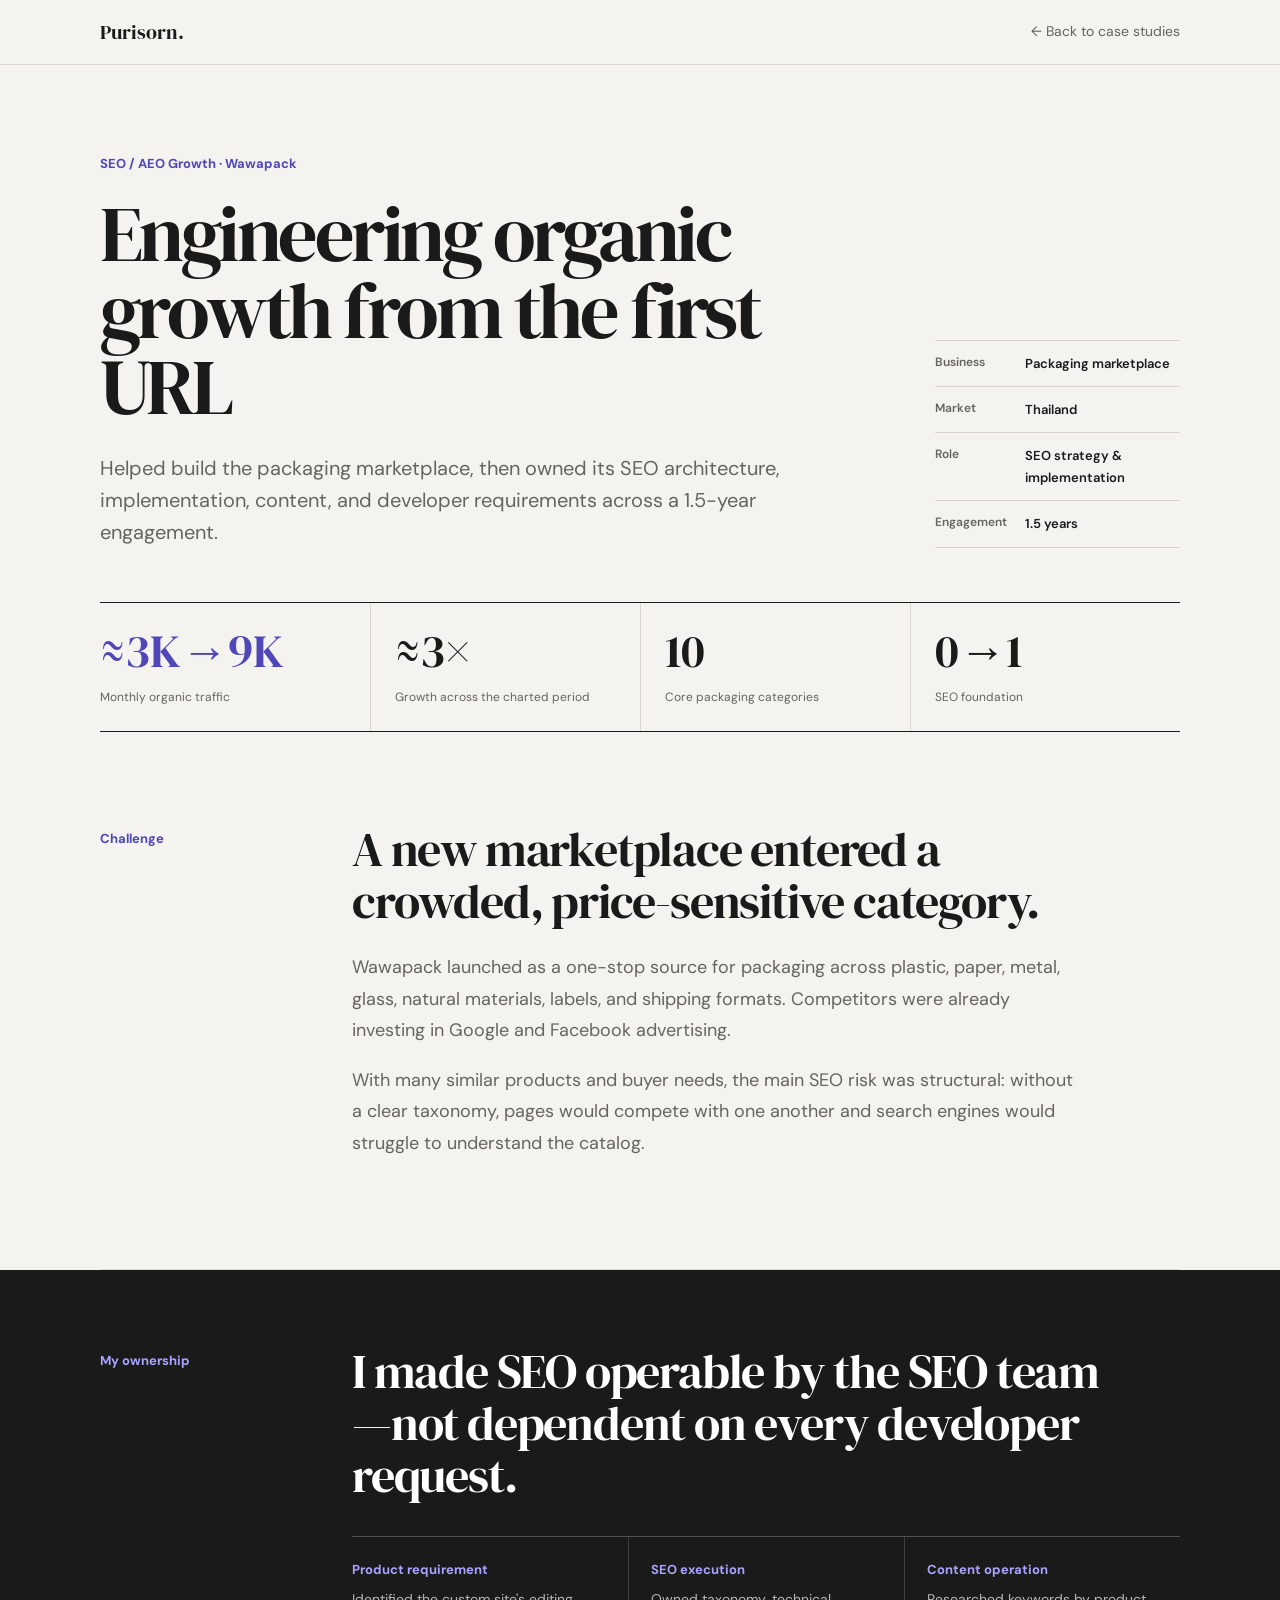
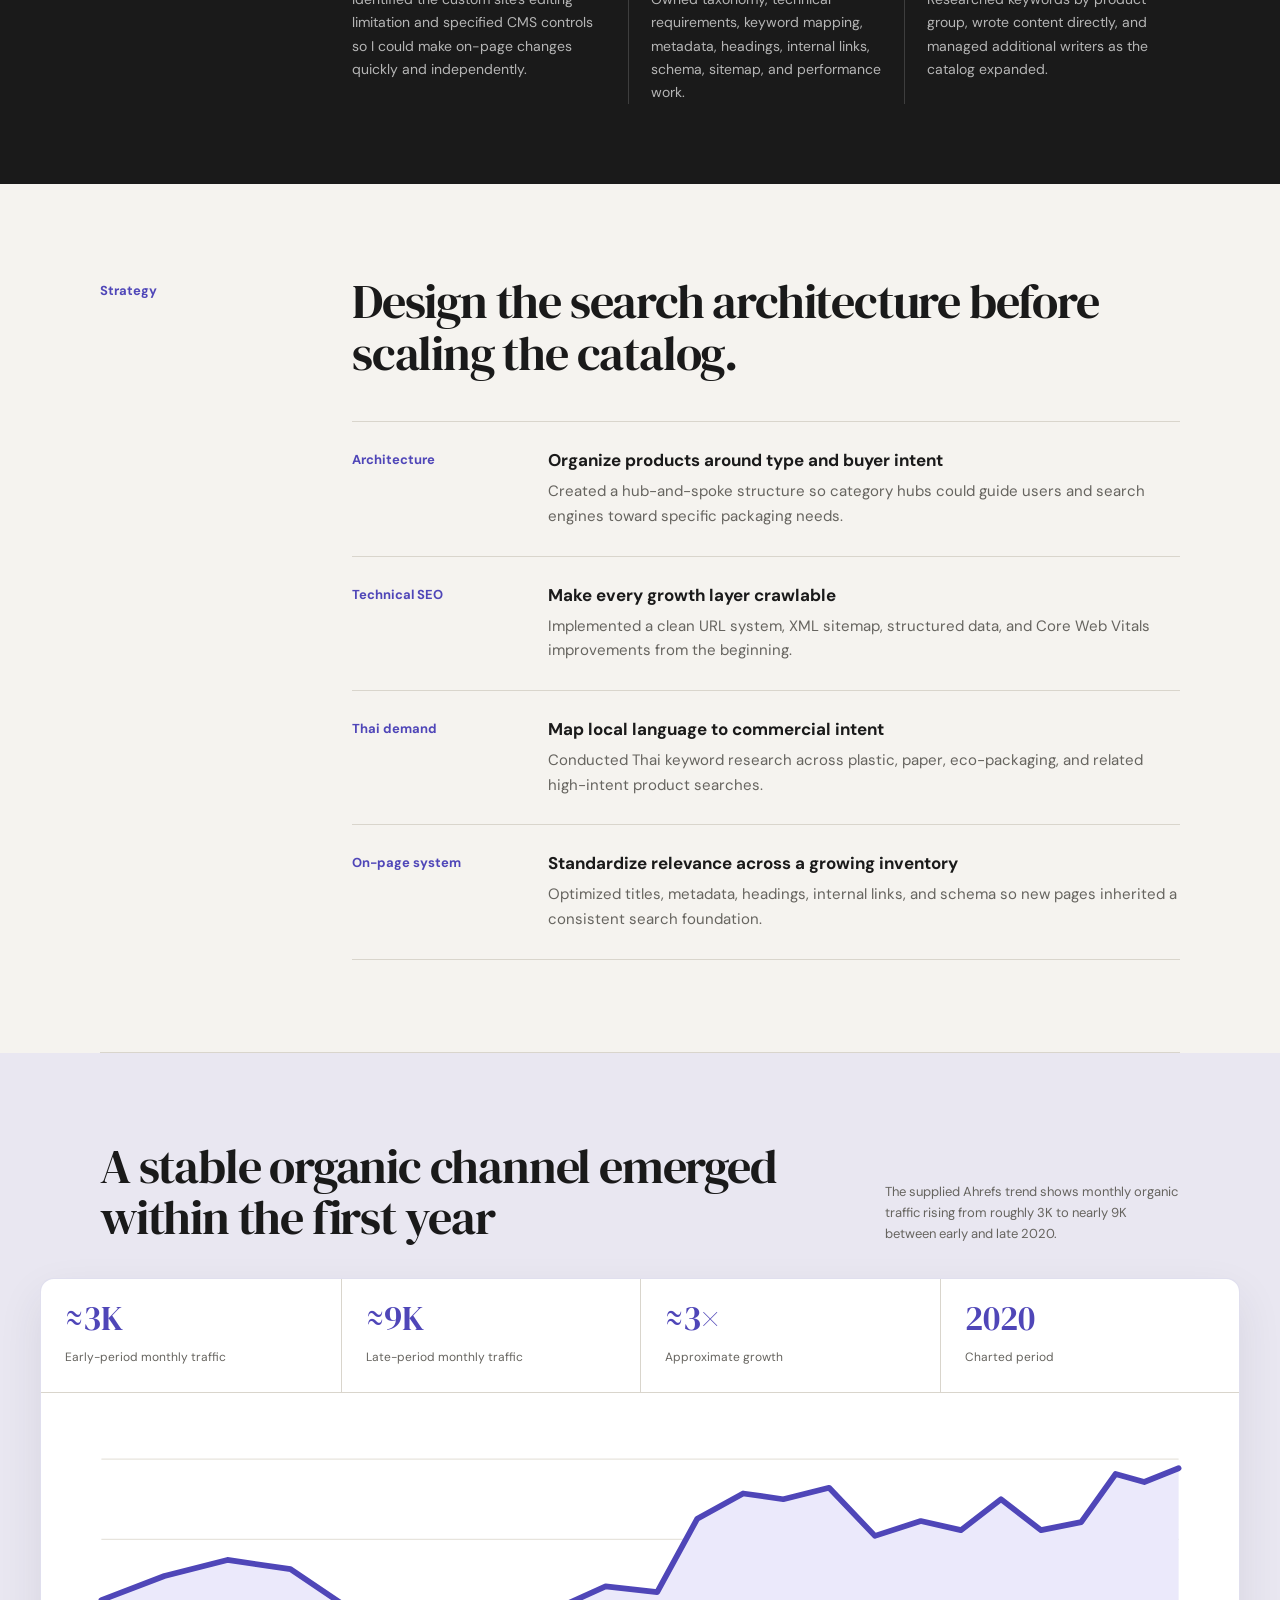
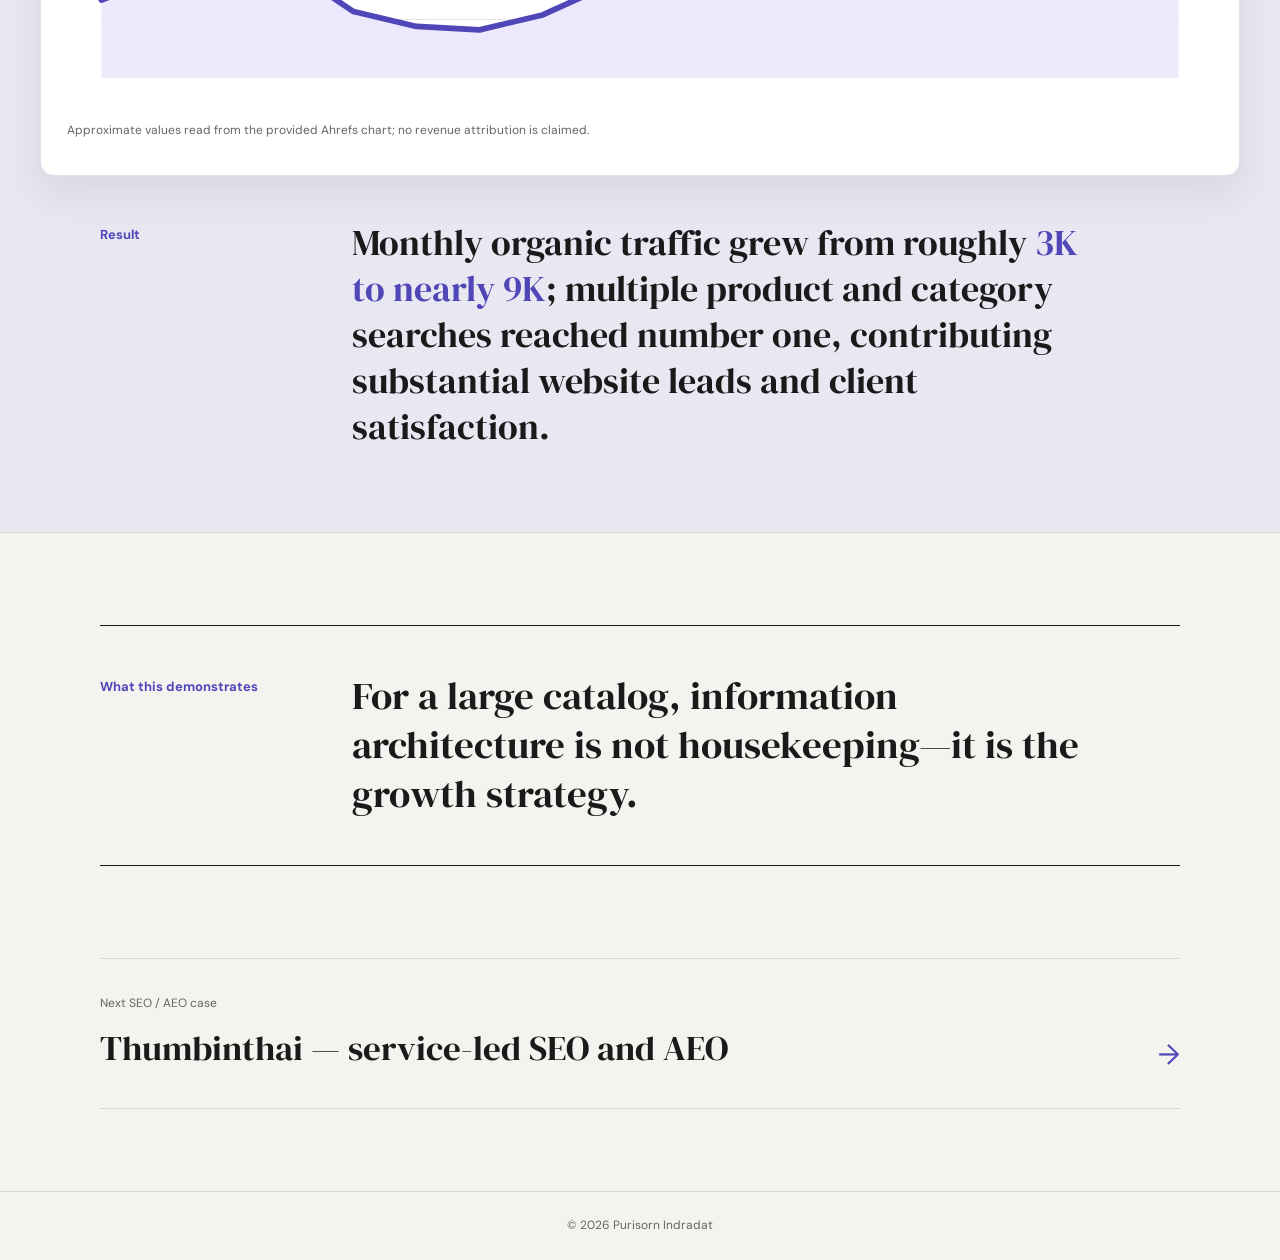
<file: wawapack-seo.html>
<!DOCTYPE html>
<html lang="en">
<head>
  <meta charset="UTF-8"><meta name="viewport" content="width=device-width, initial-scale=1.0"><meta name="description" content="Wawapack SEO growth case study by Purisorn Indradat."><title>Wawapack SEO Growth — Purisorn Indradat</title>
  <link rel="preconnect" href="https://fonts.googleapis.com"><link rel="preconnect" href="https://fonts.gstatic.com" crossorigin><link href="https://fonts.googleapis.com/css2?family=DM+Sans:wght@400;500;600;700&amp;family=DM+Serif+Display&amp;display=swap" rel="stylesheet"><link rel="stylesheet" href="seo-case.css">
</head>
<body><nav class="site-nav"><div class="nav-inner"><a class="logo" href="index.html">Purisorn.</a><a class="back-link" href="index.html#work">← Back to case studies</a></div></nav><main>
  <header class="hero"><div class="hero-grid"><div><p class="context">SEO / AEO Growth · Wawapack</p><h1>Engineering organic growth from the first URL</h1><p class="hero-summary">Helped build the packaging marketplace, then owned its SEO architecture, implementation, content, and developer requirements across a 1.5-year engagement.</p></div><dl class="scope-list"><div><dt>Business</dt><dd>Packaging marketplace</dd></div><div><dt>Market</dt><dd>Thailand</dd></div><div><dt>Role</dt><dd>SEO strategy &amp; implementation</dd></div><div><dt>Engagement</dt><dd>1.5 years</dd></div></dl></div>
    <div class="impact-strip"><div class="impact-item"><div class="impact-value">≈3K→9K</div><p class="impact-label">Monthly organic traffic</p></div><div class="impact-item"><div class="impact-value">≈3×</div><p class="impact-label">Growth across the charted period</p></div><div class="impact-item"><div class="impact-value">10</div><p class="impact-label">Core packaging categories</p></div><div class="impact-item"><div class="impact-value">0→1</div><p class="impact-label">SEO foundation</p></div></div>
  </header>
  <section class="section"><div class="story-row"><p class="story-label">Challenge</p><div class="story-copy"><h2>A new marketplace entered a crowded, price-sensitive category.</h2><p>Wawapack launched as a one-stop source for packaging across plastic, paper, metal, glass, natural materials, labels, and shipping formats. Competitors were already investing in Google and Facebook advertising.</p><p>With many similar products and buyer needs, the main SEO risk was structural: without a clear taxonomy, pages would compete with one another and search engines would struggle to understand the catalog.</p></div></div></section>
  <section class="ownership-band"><div class="ownership-inner"><p class="story-label">My ownership</p><div class="ownership-content"><h2>I made SEO operable by the SEO team—not dependent on every developer request.</h2><div class="ownership-grid">
    <div class="ownership-item"><strong>Product requirement</strong><p>Identified the custom site's editing limitation and specified CMS controls so I could make on-page changes quickly and independently.</p></div>
    <div class="ownership-item"><strong>SEO execution</strong><p>Owned taxonomy, technical requirements, keyword mapping, metadata, headings, internal links, schema, sitemap, and performance work.</p></div>
    <div class="ownership-item"><strong>Content operation</strong><p>Researched keywords by product group, wrote content directly, and managed additional writers as the catalog expanded.</p></div>
  </div></div></div></section>
  <section class="section"><div class="story-row"><p class="story-label">Strategy</p><div class="story-copy"><h2>Design the search architecture before scaling the catalog.</h2><div class="method-list">
    <div class="method"><div class="method-name">Architecture</div><div><h3>Organize products around type and buyer intent</h3><p>Created a hub-and-spoke structure so category hubs could guide users and search engines toward specific packaging needs.</p></div></div>
    <div class="method"><div class="method-name">Technical SEO</div><div><h3>Make every growth layer crawlable</h3><p>Implemented a clean URL system, XML sitemap, structured data, and Core Web Vitals improvements from the beginning.</p></div></div>
    <div class="method"><div class="method-name">Thai demand</div><div><h3>Map local language to commercial intent</h3><p>Conducted Thai keyword research across plastic, paper, eco-packaging, and related high-intent product searches.</p></div></div>
    <div class="method"><div class="method-name">On-page system</div><div><h3>Standardize relevance across a growing inventory</h3><p>Optimized titles, metadata, headings, internal links, and schema so new pages inherited a consistent search foundation.</p></div></div>
  </div></div></div></section>
  <section class="evidence"><div class="evidence-inner"><div class="evidence-head"><h2>A stable organic channel emerged within the first year</h2><p>The supplied Ahrefs trend shows monthly organic traffic rising from roughly 3K to nearly 9K between early and late 2020.</p></div><div class="evidence-board">
    <div class="metric-row"><div class="metric"><strong>≈3K</strong><span>Early-period monthly traffic</span></div><div class="metric"><strong>≈9K</strong><span>Late-period monthly traffic</span></div><div class="metric"><strong>≈3×</strong><span>Approximate growth</span></div><div class="metric"><strong>2020</strong><span>Charted period</span></div></div>
    <div class="trend"><svg viewBox="0 0 1000 250" role="img" aria-label="Organic traffic rose from approximately 3,000 to approximately 9,000 monthly visits in 2020"><g stroke="#e7e4dd" stroke-width="1"><line x1="30" y1="35" x2="970" y2="35"/><line x1="30" y1="105" x2="970" y2="105"/><line x1="30" y1="175" x2="970" y2="175"/><line x1="30" y1="225" x2="970" y2="225"/></g><path d="M30 158 L85 137 L140 123 L195 131 L250 168 L305 181 L360 184 L415 171 L470 146 L515 151 L550 87 L590 65 L625 70 L665 60 L705 102 L745 89 L780 97 L815 70 L850 97 L885 90 L915 48 L940 55 L970 43 L970 225 L30 225 Z" fill="#ebe9fb"/><path d="M30 158 L85 137 L140 123 L195 131 L250 168 L305 181 L360 184 L415 171 L470 146 L515 151 L550 87 L590 65 L625 70 L665 60 L705 102 L745 89 L780 97 L815 70 L850 97 L885 90 L915 48 L940 55 L970 43" fill="none" stroke="#4f46b8" stroke-width="5" stroke-linecap="round" stroke-linejoin="round"/></svg></div><p class="trend-note">Approximate values read from the provided Ahrefs chart; no revenue attribution is claimed.</p>
  </div><div class="result-line"><p class="story-label">Result</p><p>Monthly organic traffic grew from roughly <span>3K to nearly 9K</span>; multiple product and category searches reached number one, contributing substantial website leads and client satisfaction.</p></div></div></section>
  <section class="learning"><div class="learning-box"><p class="story-label">What this demonstrates</p><blockquote>For a large catalog, information architecture is not housekeeping—it is the growth strategy.</blockquote></div></section>
  <nav class="case-nav"><a class="next-link" href="thumbinthai-seo.html"><span><small>Next SEO / AEO case</small><strong>Thumbinthai — service-led SEO and AEO</strong></span><span class="next-arrow">→</span></a></nav>
</main><footer>© 2026 Purisorn Indradat</footer></body></html>
</file>
<file: seo-case.css>
*, *::before, *::after { box-sizing: border-box; }

:root {
  --paper: #f5f3ef;
  --paper-deep: #e9e7f1;
  --white: #fff;
  --ink: #1a1a1a;
  --muted: #66645f;
  --line: #d9d5cc;
  --search: #4f46b8;
  --search-dark: #342b8b;
  --search-pale: #ebe9fb;
  --signal: #1f6fc2;
  --signal-pale: #e6f1fb;
  --max: 1080px;
}

html { scroll-behavior: smooth; }

body {
  margin: 0;
  background: var(--paper);
  color: var(--ink);
  font-family: "DM Sans", sans-serif;
  font-size: 16px;
  line-height: 1.65;
  -webkit-font-smoothing: antialiased;
}

a { color: inherit; }
h1, h2, h3, p { margin-top: 0; }

.site-nav {
  position: sticky;
  top: 0;
  z-index: 10;
  border-bottom: 1px solid rgba(217, 213, 204, 0.9);
  background: rgba(245, 243, 239, 0.94);
  backdrop-filter: blur(14px);
}

.nav-inner {
  width: min(calc(100% - 48px), var(--max));
  height: 64px;
  margin: 0 auto;
  display: flex;
  align-items: center;
  justify-content: space-between;
}

.logo {
  font-family: "DM Serif Display", serif;
  font-size: 20px;
  text-decoration: none;
}

.back-link {
  color: var(--muted);
  font-size: 14px;
  text-decoration: none;
}

.back-link:hover, .back-link:focus-visible { color: var(--search); }
.back-link:focus-visible, .next-link:focus-visible {
  outline: 3px solid rgba(79, 70, 184, 0.23);
  outline-offset: 5px;
  border-radius: 2px;
}

main { overflow: hidden; }

.hero {
  width: min(calc(100% - 48px), var(--max));
  margin: 0 auto;
  padding: 88px 0 0;
}

.hero-grid {
  display: grid;
  grid-template-columns: minmax(0, 1.55fr) minmax(245px, 0.45fr);
  gap: 68px;
  align-items: end;
}

.context, .story-label {
  color: var(--search);
  font-size: 13px;
  font-weight: 700;
}

.context { margin-bottom: 22px; }

h1 {
  max-width: 790px;
  margin-bottom: 26px;
  font-family: "DM Serif Display", serif;
  font-size: clamp(45px, 7vw, 78px);
  font-weight: 400;
  letter-spacing: -0.045em;
  line-height: 0.98;
}

.hero-summary {
  max-width: 720px;
  margin-bottom: 0;
  color: var(--muted);
  font-size: clamp(17px, 2vw, 20px);
  line-height: 1.6;
}

.scope-list { margin: 0; border-top: 1px solid var(--line); }
.scope-list div {
  display: grid;
  grid-template-columns: 78px 1fr;
  gap: 12px;
  padding: 12px 0;
  border-bottom: 1px solid var(--line);
}
.scope-list dt { color: var(--muted); font-size: 12px; font-weight: 600; }
.scope-list dd { margin: 0; font-size: 13px; font-weight: 600; }

.impact-strip {
  margin-top: 54px;
  display: grid;
  grid-template-columns: repeat(4, 1fr);
  border-top: 1px solid var(--ink);
  border-bottom: 1px solid var(--ink);
}

.impact-item {
  min-height: 128px;
  padding: 24px 24px 24px 0;
  display: flex;
  flex-direction: column;
  justify-content: space-between;
}

.impact-item + .impact-item { padding-left: 24px; border-left: 1px solid var(--line); }
.impact-value {
  font-family: "DM Serif Display", serif;
  font-size: clamp(31px, 4vw, 47px);
  line-height: 1;
}
.impact-item:first-child .impact-value { color: var(--search); }
.impact-label { margin: 10px 0 0; color: var(--muted); font-size: 12px; line-height: 1.45; }

.section {
  width: min(calc(100% - 48px), var(--max));
  margin: 0 auto;
  padding: 92px 0;
  border-bottom: 1px solid var(--line);
}

.story-row {
  display: grid;
  grid-template-columns: 190px minmax(0, 1fr);
  gap: 62px;
}

.story-label { margin: 4px 0 0; }
.story-copy h2, .evidence-head h2 {
  max-width: 760px;
  margin-bottom: 25px;
  font-family: "DM Serif Display", serif;
  font-size: clamp(32px, 4.2vw, 48px);
  font-weight: 400;
  letter-spacing: -0.025em;
  line-height: 1.08;
}
.story-copy > p {
  max-width: 730px;
  margin-bottom: 18px;
  color: var(--muted);
  font-size: 18px;
  line-height: 1.75;
}
.story-copy strong { color: var(--ink); }

.ownership-band {
  background: var(--ink);
  color: var(--white);
}

.ownership-inner {
  width: min(calc(100% - 48px), var(--max));
  margin: 0 auto;
  padding: 76px 0 80px;
  display: grid;
  grid-template-columns: 190px minmax(0, 1fr);
  gap: 62px;
}

.ownership-band .story-label { color: #aaa3ff; }
.ownership-content h2 {
  max-width: 760px;
  margin-bottom: 34px;
  font-family: "DM Serif Display", serif;
  font-size: clamp(32px, 4.2vw, 48px);
  font-weight: 400;
  letter-spacing: -0.025em;
  line-height: 1.08;
}
.ownership-grid { display: grid; grid-template-columns: repeat(3, 1fr); border-top: 1px solid rgba(255,255,255,0.24); }
.ownership-item { padding: 22px 22px 0 0; }
.ownership-item + .ownership-item { padding-left: 22px; border-left: 1px solid rgba(255,255,255,0.16); }
.ownership-item strong { display: block; margin-bottom: 8px; color: #aaa3ff; font-size: 13px; }
.ownership-item p { margin: 0; color: rgba(255,255,255,0.68); font-size: 14px; line-height: 1.65; }

.method-list { margin-top: 42px; border-top: 1px solid var(--line); }
.method {
  display: grid;
  grid-template-columns: 168px minmax(0, 1fr);
  gap: 28px;
  padding: 27px 0;
  border-bottom: 1px solid var(--line);
}
.method-name { color: var(--search); font-size: 13px; font-weight: 700; }
.method h3 { margin-bottom: 6px; font-size: 17px; line-height: 1.4; }
.method p { max-width: 660px; margin-bottom: 0; color: var(--muted); font-size: 15px; line-height: 1.65; }

.evidence { background: var(--paper-deep); border-bottom: 1px solid var(--line); }
.evidence-inner { width: min(calc(100% - 48px), 1200px); margin: 0 auto; padding: 88px 0 82px; }
.evidence-head {
  width: min(100%, var(--max));
  margin: 0 auto 34px;
  display: grid;
  grid-template-columns: minmax(0, 1fr) 295px;
  gap: 50px;
  align-items: end;
}
.evidence-head h2 { margin-bottom: 0; }
.evidence-head p { margin: 0; color: var(--muted); font-size: 13px; line-height: 1.6; }

.evidence-board {
  overflow: hidden;
  border: 1px solid rgba(52, 43, 139, 0.15);
  border-radius: 14px;
  background: var(--white);
  box-shadow: 0 18px 45px rgba(47, 45, 69, 0.09);
}
.metric-row { display: grid; grid-template-columns: repeat(4, 1fr); border-bottom: 1px solid var(--line); }
.metric { min-height: 106px; padding: 22px 24px; }
.metric + .metric { border-left: 1px solid var(--line); }
.metric strong { display: block; margin-bottom: 8px; color: var(--search); font-family: "DM Serif Display", serif; font-size: 34px; font-weight: 400; line-height: 1; }
.metric span { color: var(--muted); font-size: 12px; }
.trend { padding: 26px 26px 16px; }
.trend svg { width: 100%; height: auto; display: block; }
.trend-note { padding: 0 26px 22px; color: var(--muted); font-size: 12px; }

.citation-grid { display: grid; grid-template-columns: repeat(5, 1fr); border-top: 1px solid var(--line); }
.citation { padding: 20px 22px; }
.citation + .citation { border-left: 1px solid var(--line); }
.citation-name { display: block; min-height: 36px; color: var(--muted); font-size: 12px; }
.citation strong { display: block; color: var(--search); font-family: "DM Serif Display", serif; font-size: 32px; font-weight: 400; line-height: 1; }
.citation small { color: var(--muted); font-size: 11px; }

.result-line {
  width: min(100%, var(--max));
  margin: 44px auto 0;
  display: grid;
  grid-template-columns: 190px minmax(0, 1fr);
  gap: 62px;
}
.result-line p:last-child {
  max-width: 760px;
  margin: 0;
  font-family: "DM Serif Display", serif;
  font-size: clamp(25px, 3vw, 36px);
  line-height: 1.28;
}
.result-line span { color: var(--search); }

.learning { width: min(calc(100% - 48px), var(--max)); margin: 0 auto; padding: 92px 0; }
.learning-box {
  display: grid;
  grid-template-columns: 190px minmax(0, 1fr);
  gap: 62px;
  padding: 46px 0;
  border-top: 1px solid var(--ink);
  border-bottom: 1px solid var(--ink);
}
blockquote { max-width: 760px; margin: 0; font-family: "DM Serif Display", serif; font-size: clamp(27px, 3.4vw, 39px); line-height: 1.25; }

.case-nav { width: min(calc(100% - 48px), var(--max)); margin: 0 auto; padding: 0 0 82px; }
.next-link {
  display: grid;
  grid-template-columns: 1fr auto;
  gap: 24px;
  align-items: end;
  padding: 30px 0;
  border-top: 1px solid var(--line);
  border-bottom: 1px solid var(--line);
  text-decoration: none;
}
.next-link small { color: var(--muted); font-size: 12px; }
.next-link strong { display: block; margin-top: 5px; font-family: "DM Serif Display", serif; font-size: clamp(24px, 3vw, 35px); font-weight: 400; }
.next-arrow { color: var(--search); font-size: 28px; }

footer { border-top: 1px solid var(--line); padding: 24px; color: var(--muted); font-size: 12px; text-align: center; }

@media (max-width: 760px) {
  .hero { padding-top: 58px; }
  .hero-grid, .story-row, .evidence-head, .result-line, .learning-box { grid-template-columns: 1fr; gap: 28px; }
  .scope-list { margin-top: 6px; }
  .impact-strip, .metric-row { grid-template-columns: repeat(2, 1fr); }
  .impact-item:nth-child(3) { border-left: 0; }
  .impact-item:nth-child(n+3) { border-top: 1px solid var(--line); }
  .impact-item:nth-child(3) { padding-left: 0; }
  .citation-grid { grid-template-columns: repeat(2, 1fr); }
  .citation:nth-child(odd) { border-left: 0; }
  .citation:nth-child(n+3) { border-top: 1px solid var(--line); }
  .method { grid-template-columns: 1fr; gap: 8px; }
  .ownership-inner { grid-template-columns: 1fr; gap: 28px; }
  .ownership-grid { grid-template-columns: 1fr; }
  .ownership-item { padding: 20px 0; }
  .ownership-item + .ownership-item { padding-left: 0; border-top: 1px solid rgba(255,255,255,0.16); border-left: 0; }
}

@media (max-width: 480px) {
  .nav-inner, .hero, .section, .learning, .case-nav { width: calc(100% - 40px); }
  .hero { padding-top: 46px; }
  h1 { font-size: 42px; }
  .impact-item { min-height: 112px; padding: 20px 14px 20px 0; }
  .impact-item + .impact-item { padding-left: 14px; }
  .section, .learning { padding: 68px 0; }
  .ownership-inner { width: calc(100% - 40px); padding: 62px 0; }
  .evidence-inner { width: calc(100% - 24px); padding: 68px 0; }
  .metric { min-height: 96px; padding: 18px 16px; }
  .metric strong { font-size: 29px; }
  .citation { padding: 18px 16px; }
}

@media (prefers-reduced-motion: reduce) { html { scroll-behavior: auto; } }
</file>
